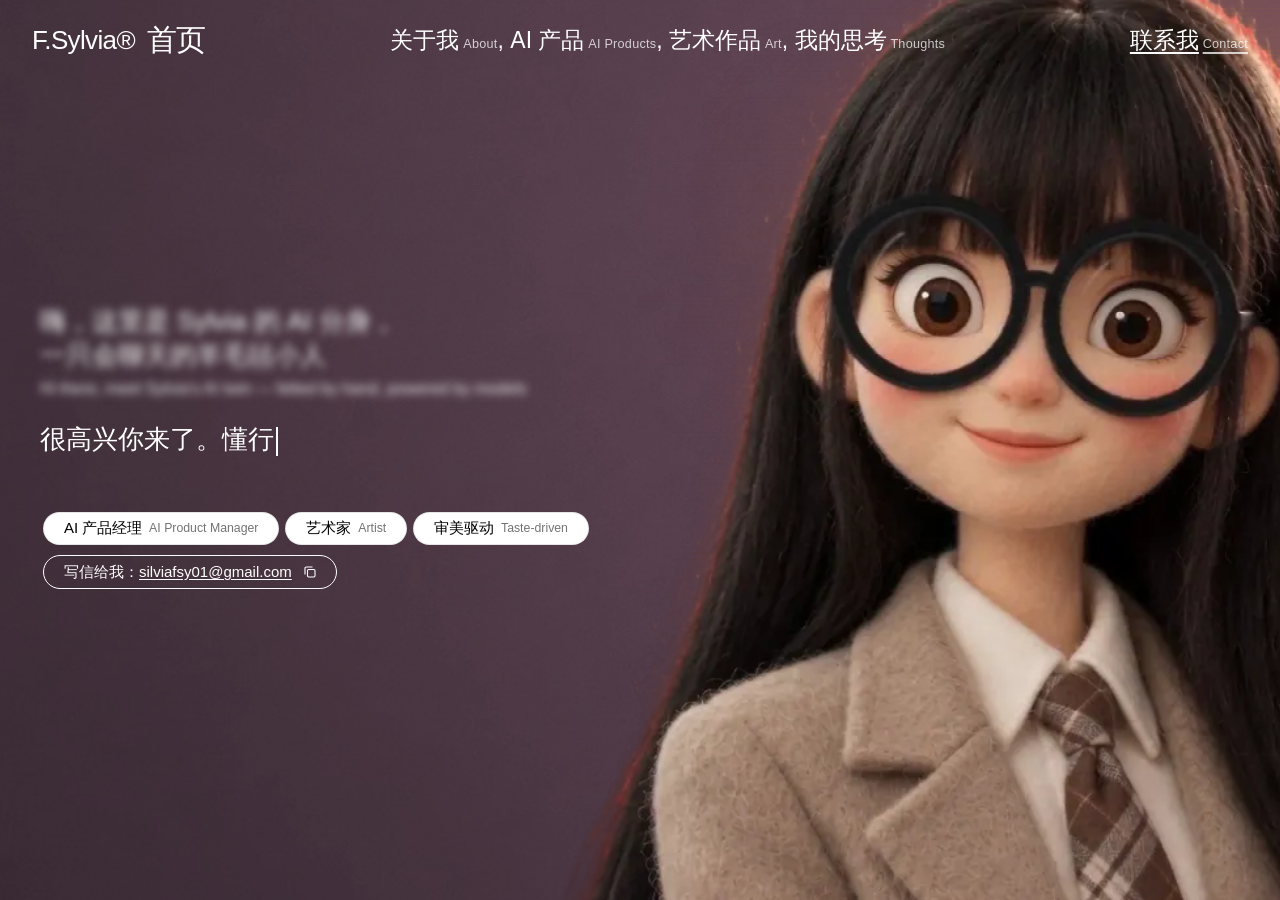
<file: index.html>
<!doctype html>
<html lang="zh-CN">
<head>
<meta charset="utf-8" />
<meta name="viewport" content="width=device-width, initial-scale=1" />
<title>Sylvia — AI 产品经理 · 艺术家</title>
<meta name="description" content="Sylvia：艺术家出身的 AI 产品经理。AI Product Manager with an artist's eye." />
<link rel="stylesheet" href="https://db.onlinewebfonts.com/c/5ac3fe7c6abd2f62067f266d89671492?family=HelveticaNowDisplay-Medium" />
<link rel="stylesheet" href="https://db.onlinewebfonts.com/c/1aa3377e489837a26d019bba501e779d?family=HelveticaNowDisplayW01-Rg" />
<style>
  :root {
    --font-heading: 'HelveticaNowDisplay-Medium', 'Helvetica Neue', Arial, 'PingFang SC', 'Hiragino Sans GB', 'Microsoft YaHei', sans-serif;
    --font-body: 'HelveticaNowDisplayW01-Rg', 'Helvetica Neue', Arial, 'PingFang SC', 'Hiragino Sans GB', 'Microsoft YaHei', sans-serif;
  }
  * { box-sizing: border-box; margin: 0; padding: 0; }
  html, body { height: 100%; }
  body {
    font-family: var(--font-body);
    background: #382a33; /* 与图片背景的灰调藕粉一致，加载时不会闪白 */
    color: #fff;
    overflow: hidden;
    -webkit-font-smoothing: antialiased;
  }
  a { color: inherit; text-decoration: none; }
  button { font: inherit; cursor: pointer; }

  /* ---------- 背景：视频（有就用）/ 图片（占位） ---------- */
  .bg {
    position: fixed; inset: 0; z-index: 0;
    width: 100%; height: 100%;
    object-fit: cover; object-position: 70% center;
  }
  #bgImg {
    transform: scale(1.04);
    transition: transform 0.6s cubic-bezier(.2,.7,.2,1);
    will-change: transform;
  }
  /* 手机端：人物靠右显示，底部加一层渐暗，让文字更清楚 */
  @media (max-width: 767px) {
    .bg { object-position: 80% 20%; }
    .shade {
      position: fixed; inset: 0; z-index: 0; pointer-events: none;
      background: linear-gradient(to top, rgba(56,42,51,.85) 0%, rgba(56,42,51,.55) 35%, rgba(56,42,51,0) 60%);
    }
  }
  #bgCanvas {
    display: none;
    transform-origin: 70% 40%;
    will-change: transform;
  }
  body.has-frames #bgCanvas { display: block; }
  body.has-frames #bgImg { display: none; }

  /* ---------- 导航 ---------- */
  .nav {
    position: fixed; top: 0; left: 0; right: 0; z-index: 10;
    display: flex; justify-content: space-between; align-items: center;
    padding: 16px 20px;
  }
  .logo { display: flex; align-items: center; gap: 12px; }
  .logo-text { font-family: var(--font-heading); font-size: 21px; letter-spacing: -0.025em; }
  .logo-star { font-size: 25px; letter-spacing: -0.02em; user-select: none; }
  .links, .cta { display: none; }
  .links { font-size: 20px; align-items: baseline; }
  .links a, .cta { transition: opacity .2s; }
  .links a:hover, .cta:hover { opacity: .6; }
  .links small, .cta small, .m-links small { font-size: .55em; opacity: .75; margin-left: .3em; letter-spacing: .02em; }
  .cta { font-size: 20px; text-decoration: underline; text-underline-offset: 4px; }

  .burger {
    display: flex; flex-direction: column; gap: 5px;
    background: none; border: 0; padding: 6px; position: relative; z-index: 11;
  }
  .burger span { display: block; width: 24px; height: 2px; background: #fff; transition: all .3s; }
  body.menu-open .burger span:nth-child(1) { transform: translateY(7px) rotate(45deg); }
  body.menu-open .burger span:nth-child(2) { opacity: 0; }
  body.menu-open .burger span:nth-child(3) { transform: translateY(-7px) rotate(-45deg); }

  .overlay {
    position: fixed; inset: 0; z-index: 9;
    background: rgba(0,0,0,.9); backdrop-filter: blur(12px); -webkit-backdrop-filter: blur(12px);
    display: flex; flex-direction: column; justify-content: center; gap: 32px; padding: 0 32px;
    opacity: 0; pointer-events: none; transition: opacity .3s;
  }
  body.menu-open .overlay { opacity: 1; pointer-events: auto; }
  .m-links a { font-size: 32px; font-weight: 500; }
  .m-links .u { text-decoration: underline; text-underline-offset: 5px; }

  @media (min-width: 640px) {
    .nav { padding: 20px 32px; }
    .logo-text { font-size: 26px; }
    .logo-star { font-size: 30px; }
  }
  @media (min-width: 768px) {
    .links { display: flex; }
    .cta { display: inline; }
    .burger, .overlay { display: none; }
  }
  @media (min-width: 1100px) {
    .links, .cta { font-size: 23px; }
  }

  /* ---------- 首屏文字 ---------- */
  .hero {
    position: relative; z-index: 1;
    height: 100vh; height: 100svh;
    display: flex; flex-direction: column; justify-content: flex-end;
    padding: 0 20px 48px; overflow: hidden;
  }
  @media (min-width: 640px) { .hero { padding-left: 32px; padding-right: 32px; } }
  @media (min-width: 768px) { .hero { justify-content: center; padding: 0 40px; } }

  .content { max-width: 36rem; position: relative; z-index: 10; }

  .intro {
    pointer-events: none; user-select: none;
    margin-bottom: 20px;
    font-size: clamp(18px, 4vw, 26px); line-height: 1.3;
    filter: blur(4px);
  }
  .intro .en { display: block; font-size: .62em; margin-top: .3em; opacity: .9; }

  .type { margin-bottom: 20px; min-height: 54px; }
  .type .zh { white-space: pre-line; font-size: clamp(18px, 4vw, 26px); line-height: 1.35; }
  .type .en { display: block; margin-top: .45em; font-size: clamp(13px, 2.2vw, 16px); line-height: 1.45; opacity: .85; min-height: 1.45em; }
  .cursor {
    display: inline-block; width: 2px; height: 1.1em; background: #fff;
    vertical-align: middle; margin-left: 2px;
    animation: blink 1s step-end infinite;
  }
  @keyframes blink { 0%,100% { opacity: 1; } 50% { opacity: 0; } }

  @media (min-width: 640px) { .intro, .type { margin-bottom: 24px; } }

  .pills {
    display: flex; flex-wrap: wrap; row-gap: 4px;
    opacity: 0; transform: translateY(8px);
    transition: opacity .4s ease, transform .4s ease;
  }
  .pills.show { opacity: 1; transform: none; }
  .pill {
    display: inline-flex; align-items: center; justify-content: center; gap: .45em;
    border-radius: 999px; font-size: 13px; line-height: 1.5;
    padding: .3em 16px; margin: 0 .2em .4em; white-space: nowrap;
    transition: background-color .2s, color .2s, border-color .2s;
  }
  .pill small { font-size: .82em; opacity: .55; }
  .pill-solid { background: #fff; color: #000; border: 1px solid rgba(0,0,0,.1); }
  .pill-solid:hover { background: #000; color: #fff; }
  .pill.tag:hover { background: #fff; color: #000; }   /* 个人标签只是展示，不会变色 */
  .pill-line { background: transparent; color: #fff; border: 1px solid #fff; gap: 8px; }
  .pill-line:hover { background: #fff; color: #000; }
  .pill-line u { text-underline-offset: 2px; }
  .pill-line svg { width: 12px; height: 12px; flex: none; }
  @media (min-width: 640px) {
    .pill { font-size: 15px; padding-left: 20px; padding-right: 20px; }
    .pill-line { gap: 12px; }
  }


  /* ---------- 毛毡小蛋糕鼠标（只在有鼠标的设备上） ---------- */
  .cake-cursor {
    position: fixed; left: 0; top: 0; z-index: 1000;
    width: 112px; height: 112px;
    background: url(cake.png) no-repeat center / contain;
    pointer-events: none; display: none;
    transform-origin: 11px 11px;
    will-change: transform;
  }
  /* 小蛋糕的荧光拖尾（画在一张透明画布上，位于蛋糕下面） */
  .cake-trail {
    position: fixed; inset: 0; z-index: 999;
    width: 100%; height: 100%;
    pointer-events: none; display: none;
  }
  @media (hover: hover) and (pointer: fine) {
    html, body, a, button { cursor: none; }
    .cake-cursor.on { display: block; }
    .cake-trail { display: block; }
  }

  @media (prefers-reduced-motion: reduce) {
    #bgImg { transition: none; }
    .cursor { animation: none; }
    .cake-trail { display: none !important; }
  }
</style>
</head>
<body>

  <!-- 背景：灰调藕粉静态图，帧动画加载后自动切换 -->
  <img id="bgImg" class="bg" src="hero-lotus.jpg" alt="Sylvia 的羊毛毡玩偶形象" />
  <canvas id="bgCanvas" class="bg" aria-hidden="true"></canvas>
  <div class="shade"></div>
  <div class="cake-cursor" id="cake" aria-hidden="true"></div>
  <canvas class="cake-trail" id="trail" aria-hidden="true"></canvas>

  <!-- 导航 -->
  <nav class="nav">
    <a class="logo" href="/">
      <span class="logo-text">F.Sylvia®</span>
      <span class="logo-star">首页</span>
    </a>
    <div class="links">
      <a href="about.html">关于我<small>About</small></a><span>,&nbsp;</span>
      <a href="products.html">AI 产品<small>AI Products</small></a><span>,&nbsp;</span>
      <a href="art.html">艺术作品<small>Art</small></a><span>,&nbsp;</span>
      <a href="content.html">我的思考<small>Thoughts</small></a>
    </div>
    <a class="cta" href="about.html#contact">联系我<small>Contact</small></a>
    <button class="burger" id="burger" aria-label="打开菜单 Menu"><span></span><span></span><span></span></button>
  </nav>

  <!-- 手机端菜单 -->
  <div class="overlay m-links" id="overlay">
    <a href="about.html">关于我<small>About</small></a>
    <a href="products.html">AI 产品<small>AI Products</small></a>
    <a href="art.html">艺术作品<small>Art</small></a>
    <a href="content.html">我的思考<small>Thoughts</small></a>
    <a href="about.html#contact" class="u">联系我<small>Contact</small></a>
  </div>

  <!-- 首屏 -->
  <main class="hero">
    <div class="content">
      <p class="intro">
        嗨，这里是 Sylvia 的 AI 分身，<br>
        一只会聊天的羊毛毡小人
        <span class="en">Hi there, meet Sylvia's AI twin — felted by hand, powered by models</span>
      </p>

      <p class="type">
        <span class="zh"><span id="typeZh"></span><span class="cursor" id="cursorZh"></span></span>
        <span class="en"><span id="typeEn"></span><span class="cursor" id="cursorEn" style="display:none"></span></span>
      </p>

      <div class="pills" id="pills">
        <span class="pill pill-solid tag">AI 产品经理 <small>AI Product Manager</small></span>
        <span class="pill pill-solid tag">艺术家 <small>Artist</small></span>
        <span class="pill pill-solid tag">审美驱动 <small>Taste-driven</small></span>
        <button class="pill pill-line" id="copyBtn" type="button">
          <span id="copyLabel">写信给我：<u>silviafsy01@gmail.com</u></span>
          <svg viewBox="0 0 12 12" fill="none" stroke="currentColor" stroke-width="1.1" aria-hidden="true">
            <rect x="3.5" y="3.5" width="7.5" height="7.5" rx="1.2"/>
            <path d="M8.5 1H2.2C1.5 1 1 1.5 1 2.2v6.3"/>
          </svg>
        </button>
      </div>
    </div>
  </main>

<script>
(function () {
  /* ---------- 1. 文案（想改字，只改这里） ---------- */
  var TEXT_ZH = '很高兴你来了。懂行的人总会找到这里。\n那么，我们一起做点什么？';
  var TEXT_EN = "Glad you stopped in. Good taste tends to find its way here. So, what are we building?";
  var EMAIL   = 'silviafsy01@gmail.com';

  /* ---------- 2. 打字机：先中文，再英文 ---------- */
  function typewriter(el, text, speed, delay, onDone) {
    var i = 0;
    setTimeout(function () {
      var t = setInterval(function () {
        i++;
        el.textContent = text.slice(0, i);
        if (i >= text.length) { clearInterval(t); onDone && onDone(); }
      }, speed);
    }, delay);
  }
  var cZh = document.getElementById('cursorZh');
  var cEn = document.getElementById('cursorEn');
  typewriter(document.getElementById('typeZh'), TEXT_ZH, 70, 600, function () {
    cZh.style.display = 'none';
    cEn.style.display = 'inline-block';
    typewriter(document.getElementById('typeEn'), TEXT_EN, 28, 200, function () {
      cEn.style.display = 'none';
    });
  });

  /* ---------- 3. 按钮 400ms 后出现（不等打字结束） ---------- */
  setTimeout(function () { document.getElementById('pills').classList.add('show'); }, 400);

  /* ---------- 4. 复制邮箱 ---------- */
  var copyBtn = document.getElementById('copyBtn');
  var copyLabel = document.getElementById('copyLabel');
  var original = copyLabel.innerHTML;
  copyBtn.addEventListener('click', function () {
    var done = function () {
      copyLabel.textContent = '已复制 Copied ✓';
      setTimeout(function () { copyLabel.innerHTML = original; }, 1600);
    };
    if (navigator.clipboard && navigator.clipboard.writeText) {
      navigator.clipboard.writeText(EMAIL).then(done, function () { location.href = 'mailto:' + EMAIL; });
    } else {
      location.href = 'mailto:' + EMAIL;
    }
  });

  /* ---------- 5. 手机菜单 ---------- */
  document.getElementById('burger').addEventListener('click', function () {
    document.body.classList.toggle('menu-open');
  });
  document.querySelectorAll('#overlay a').forEach(function (a) {
    a.addEventListener('click', function () { document.body.classList.remove('menu-open'); });
  });

  /* ---------- 6. 背景：会跟着鼠标看的玩偶 ----------
     用到的素材：
       frames/   60 张抠好背景的玩偶图（眼珠从左边慢慢移到右边）
       bg-lotus.jpg    干净的灰调藕粉背景
     效果：
       · 鼠标在哪，她的眼珠就看向哪：在她左边看左、在她脸前正视你、在她右边看右
       · 鼠标上下 → 头部微微抬起 / 低下
       · 人物和背景反向错开，产生立体感
       · 鼠标不动时也在轻轻呼吸 */
  var FRAME_COUNT = 60;          // frames 文件夹里图片的数量
  var FW = 1112, FH = 760;       // 每张图片的尺寸
  var NECK_Y = 395;              // 脖子在图片里的高度（这条线以上算"头"）
  var NECK_FEATHER = 70;         // 头和身体之间的过渡带
  var NOD = 5;                   // 点头幅度（像素）：调小了，让眼睛当主角
  var BG_SHIFT = 26, FIG_SHIFT = 12;  // 背景 / 人物的错位幅度

  var canvas = document.getElementById('bgCanvas');
  var ctx = canvas.getContext('2d');
  var img = document.getElementById('bgImg');
  var frames = new Array(FRAME_COUNT);
  var bgPlate = new Image();
  var ready = false, bgReady = false, midReady = false;

  // 状态：gaze = 现在显示第几张；mx/my = 鼠标位置（-0.5 ~ 0.5）
  var mid = 26;   // 先加载正视你的那张
  var CENTER = 26;              // 正视你的那一张（第 27 张）
  var gazeTarget = CENTER, gaze = CENTER, gazeV = 0;
  var FACE_X = 878;            // 她的脸在图片里的横向位置
  var faceScreenX = window.innerWidth * 0.7;
  var mxT = 0, myT = 0, mx = 0, my = 0, mxV = 0, myV = 0;

  function checkReady() {
    if (!ready && bgReady && midReady) {
      ready = true;
      document.body.classList.add('has-frames');
      resize();
    }
  }
  bgPlate.onload = function () { bgReady = true; checkReady(); };
  bgPlate.src = 'bg-lotus.jpg';

  function pad(n) { return ('00' + n).slice(-3); }
  function load(i) {
    var im = new Image();
    im.decoding = 'async';
    im.onload = function () {
      frames[i] = im;
      if (i === mid) { midReady = true; checkReady(); }
    };
    im.src = 'frames/f' + pad(i + 1) + '.webp';
  }
  load(mid);   // 先加载中间那张，再往两边加载
  for (var k = 1; k <= mid + 1; k++) {
    if (mid - k >= 0) load(mid - k);
    if (mid + k < FRAME_COUNT) load(mid + k);
  }
  function nearestLoaded(i) {
    for (var d = 0; d < FRAME_COUNT; d++) {
      if (frames[i - d]) return frames[i - d];
      if (frames[i + d]) return frames[i + d];
    }
    return null;
  }

  var dpr = 1;
  function resize() {
    dpr = Math.min(window.devicePixelRatio || 1, 2);
    canvas.width = Math.round(window.innerWidth * dpr);
    canvas.height = Math.round(window.innerHeight * dpr);
  }
  window.addEventListener('resize', resize);

  // 画人物：脖子以上整体上下挪动，过渡带里平滑拉伸，所以不会有断层
  function drawFigure(f, x, y, s, nod) {
    var STEP = 4;
    var top = NECK_Y + NECK_FEATHER;
    function disp(sy) {
      if (sy <= NECK_Y) return nod;
      if (sy >= top) return 0;
      var t = (sy - NECK_Y) / NECK_FEATHER;
      return nod * (1 - t * t * (3 - 2 * t));   // 平滑过渡
    }
    for (var sy = 0; sy < top; sy += STEP) {
      var sy2 = Math.min(sy + STEP, top);
      var dy1 = sy + disp(sy), dy2 = sy2 + disp(sy2);
      ctx.drawImage(f, 0, sy, FW, sy2 - sy, x, y + dy1 * s, FW * s, (dy2 - dy1) * s + 0.6);
    }
    ctx.drawImage(f, 0, top, FW, FH - top, x, y + top * s, FW * s, (FH - top) * s);
  }

  function render(time) {
    var f = nearestLoaded(Math.round(gaze));
    if (!f) return;
    var cw = canvas.width, ch = canvas.height;
    var s = Math.max(cw / FW, ch / FH) * 1.1;
    var mobile = window.innerWidth < 768;
    var px = mobile ? 0.8 : 0.7, py = mobile ? 0.2 : 0.5;
    var ox = (cw - FW * s) * px, oy = (ch - FH * s) * py;

    // 背景（往鼠标反方向挪）
    var bw = bgPlate.naturalWidth * s, bh = bgPlate.naturalHeight * s;
    var bx = ox + (FW * s - bw) / 2 - mx * BG_SHIFT * dpr;
    var by = oy + (FH * s - bh) / 2 - my * BG_SHIFT * 0.6 * dpr;
    ctx.fillStyle = '#382a33';
    ctx.fillRect(0, 0, cw, ch);
    ctx.drawImage(bgPlate, bx, by, bw, bh);

    // 呼吸：很轻的起伏
    var breath = Math.sin(time / 1000 * 1.25);
    var bs = 1 + breath * 0.0045;
    var fs = s * bs;
    var fx = ox + (FW * s - FW * fs) * 0.5 + mx * FIG_SHIFT * dpr;
    var fy = oy + (FH * s - FH * fs) + my * FIG_SHIFT * 0.6 * dpr;   // 以脚下为支点

    faceScreenX = (fx + FACE_X * fs) / dpr;
    drawFigure(f, fx, fy, fs, my * NOD * 2);
  }

  function loop(time) {
    // 转头：弹簧跟随（追上后会有一点点回弹）
    gazeV += (gazeTarget - gaze) * 0.07;
    gazeV *= 0.78;
    gaze = Math.max(0, Math.min(FRAME_COUNT - 1, gaze + gazeV));
    // 位置：同样的弹簧，更柔一些
    mxV += (mxT - mx) * 0.05; mxV *= 0.82; mx += mxV;
    myV += (myT - my) * 0.05; myV *= 0.82; my += myV;
    if (ready) render(time || 0);
    requestAnimationFrame(loop);
  }
  requestAnimationFrame(loop);

  function aim(x, y) {
    var nx = Math.max(0, Math.min(1, x / window.innerWidth));
    // 以她的脸为中心：鼠标在脸的左边 → 往左看，右边 → 往右看，越远看得越偏
    var W = window.innerWidth;
    if (x < faceScreenX) {
      var l = Math.max(0, Math.min(1, (faceScreenX - x) / Math.max(1, faceScreenX - 30)));
      gazeTarget = CENTER * (1 - l);
    } else {
      var r = Math.max(0, Math.min(1, (x - faceScreenX) / Math.max(1, (W - 20) - faceScreenX)));
      gazeTarget = CENTER + (FRAME_COUNT - 1 - CENTER) * r;
    }
    mxT = nx - 0.5;
    if (y !== null) myT = Math.max(0, Math.min(1, y / window.innerHeight)) - 0.5;
  }

  window.addEventListener('mousemove', function (e) {
    aim(e.clientX, e.clientY);
    if (!ready) {   // 素材还没加载好时，先用静态图轻微跟随
      var x = (e.clientX / window.innerWidth - 0.5);
      var y = (e.clientY / window.innerHeight - 0.5);
      img.style.transform = 'scale(1.06) translate(' + (-x * 18) + 'px,' + (-y * 10) + 'px)';
    }
  });
  // 手机：手指在屏幕上滑动，玩偶跟着看过去
  window.addEventListener('touchmove', function (e) { aim(e.touches[0].clientX, e.touches[0].clientY); }, { passive: true });
  window.addEventListener('touchstart', function (e) { aim(e.touches[0].clientX, e.touches[0].clientY); }, { passive: true });

  /* ---------- 7. 毛毡小蛋糕鼠标 ----------
     蛋糕的尖角就是鼠标的"箭头尖"。移动时会跟着速度轻轻摇摆，
     指到按钮上会放大一点，点击时会被"捏"一下。 */
  var cake = document.getElementById('cake');
  var HOT = 11;                      // 尖角离图片左上角的距离（像素）
  var cx = -100, cy = -100, lastX = null, swing = 0, swingV = 0;
  var hover = false, press = false, sc = 1;
  window.addEventListener('mousemove', function (e) {
    cake.classList.add('on');
    addTrail(e.clientX, e.clientY);
    if (lastX !== null) swingV += (e.clientX - lastX) * 0.6;
    lastX = e.clientX; cx = e.clientX; cy = e.clientY;
    var t = e.target;
    hover = !!(t && t.closest && t.closest('a, button'));
  });
  document.addEventListener('mouseleave', function () { cake.classList.remove('on'); lastX = null; trailLast = null; });
  window.addEventListener('mousedown', function (e) { press = true; burst(e.clientX, e.clientY); });
  window.addEventListener('mouseup', function () { press = false; });

  /* ---------- 8. 小蛋糕的荧光拖尾 ----------
     鼠标移动时，从蛋糕身后撒出一串发光的小光团，像彗星尾巴一样慢慢变淡、变小。
     颜色从奶油粉渐变到蜂蜜金，和蛋糕本身的颜色呼应。点击时会"噗"地撒出一小圈星星。 */
  var trail = document.getElementById('trail');
  var tctx = trail.getContext('2d');
  var parts = [], trailLast = null, tdpr = 1;
  var TRAIL_OFFSET_X = 40, TRAIL_OFFSET_Y = 38;   // 拖尾从蛋糕中间冒出来，而不是从尖角
  var TRAIL_LIFE = 34;                             // 每颗光团活多少帧（越大拖尾越长）
  function sizeTrail() {
    tdpr = Math.min(window.devicePixelRatio || 1, 2);
    trail.width = Math.round(window.innerWidth * tdpr);
    trail.height = Math.round(window.innerHeight * tdpr);
  }
  sizeTrail(); window.addEventListener('resize', sizeTrail);
  function addTrail(x, y) {
    var px = x + TRAIL_OFFSET_X, py = y + TRAIL_OFFSET_Y;
    if (trailLast) {
      var dx = px - trailLast.x, dy = py - trailLast.y, dist = Math.sqrt(dx * dx + dy * dy);
      var steps = Math.min(12, Math.floor(dist / 6));          // 移动得快也不会断开
      for (var k = 1; k <= steps; k++) {
        var t = k / (steps + 1);
        parts.push({ x: trailLast.x + dx * t, y: trailLast.y + dy * t, r: 9 + Math.random() * 4, life: TRAIL_LIFE, max: TRAIL_LIFE, hue: (performance.now() / 18) % 360, vx: 0, vy: 0, star: false });
      }
    }
    parts.push({ x: px, y: py, r: 10 + Math.random() * 4, life: TRAIL_LIFE, max: TRAIL_LIFE, hue: (performance.now() / 18) % 360, vx: 0, vy: 0, star: false });
    if (Math.random() < 0.35) {   // 偶尔飘出一颗小星星
      parts.push({ x: px + (Math.random() - .5) * 18, y: py + (Math.random() - .5) * 18, r: 2 + Math.random() * 2, life: 50, max: 50, vx: (Math.random() - .5) * .6, vy: .3 + Math.random() * .5, star: true });
    }
    trailLast = { x: px, y: py };
    if (parts.length > 500) parts.splice(0, parts.length - 500);
  }
  function burst(x, y) {
    for (var k = 0; k < 14; k++) {
      var a = Math.PI * 2 * k / 14, sp = 1.6 + Math.random() * 1.6;
      parts.push({ x: x + TRAIL_OFFSET_X * .5, y: y + TRAIL_OFFSET_Y * .5, r: 2.5 + Math.random() * 2, life: 40, max: 40, vx: Math.cos(a) * sp, vy: Math.sin(a) * sp, star: true });
    }
  }
  // 粉 → 金 两种颜色之间过渡
  function trailColor(t, alpha) {
    var r = 255, g = Math.round(150 + 70 * t), b = Math.round(200 - 110 * t);
    return 'rgba(' + r + ',' + g + ',' + b + ',' + alpha + ')';
  }
  (function trailLoop() {
    tctx.setTransform(tdpr, 0, 0, tdpr, 0, 0);
    tctx.clearRect(0, 0, trail.width, trail.height);
    tctx.globalCompositeOperation = 'lighter';
    for (var i = parts.length - 1; i >= 0; i--) {
      var q = parts[i];
      q.life--; if (q.life <= 0) { parts.splice(i, 1); continue; }
      q.x += q.vx; q.y += q.vy; q.vx *= .96; q.vy *= .96;
      var f = q.life / q.max;                 // 1 → 0
      if (q.star) {
        var rs = q.r * (0.6 + 0.4 * f);
        tctx.fillStyle = 'rgba(255,248,220,' + (0.9 * f) + ')';
        tctx.shadowColor = 'rgba(255,230,150,' + f + ')'; tctx.shadowBlur = 8;
        tctx.beginPath();                      // 小小的四角星
        tctx.moveTo(q.x, q.y - rs * 2); tctx.quadraticCurveTo(q.x, q.y, q.x + rs * 2, q.y);
        tctx.quadraticCurveTo(q.x, q.y, q.x, q.y + rs * 2); tctx.quadraticCurveTo(q.x, q.y, q.x - rs * 2, q.y);
        tctx.quadraticCurveTo(q.x, q.y, q.x, q.y - rs * 2); tctx.fill();
      } else {
        var r = q.r * (0.35 + 0.65 * f);
        var g = tctx.createRadialGradient(q.x, q.y, 0, q.x, q.y, r * 2.2);
        g.addColorStop(0, trailColor(1 - f, 0.75 * f));
        g.addColorStop(0.35, trailColor(1 - f, 0.36 * f));
        g.addColorStop(1, trailColor(1 - f, 0));
        tctx.shadowBlur = 0;
        tctx.fillStyle = g;
        tctx.beginPath(); tctx.arc(q.x, q.y, r * 2.2, 0, Math.PI * 2); tctx.fill();
      }
    }
    tctx.shadowBlur = 0;
    requestAnimationFrame(trailLoop);
  })();

  (function cakeLoop() {
    swingV += -swing * 0.12; swingV *= 0.78; swing += swingV;
    swing = Math.max(-25, Math.min(25, swing));
    var target = press ? 0.86 : (hover ? 1.22 : 1);
    sc += (target - sc) * 0.25;
    var rot = swing + (hover ? -10 : 0);
    cake.style.transform = 'translate(' + (cx - HOT) + 'px,' + (cy - HOT) + 'px) rotate(' + rot.toFixed(2) + 'deg) scale(' + sc.toFixed(3) + ')';
    requestAnimationFrame(cakeLoop);
  })();
})();
</script>
</body>
</html>
</file>
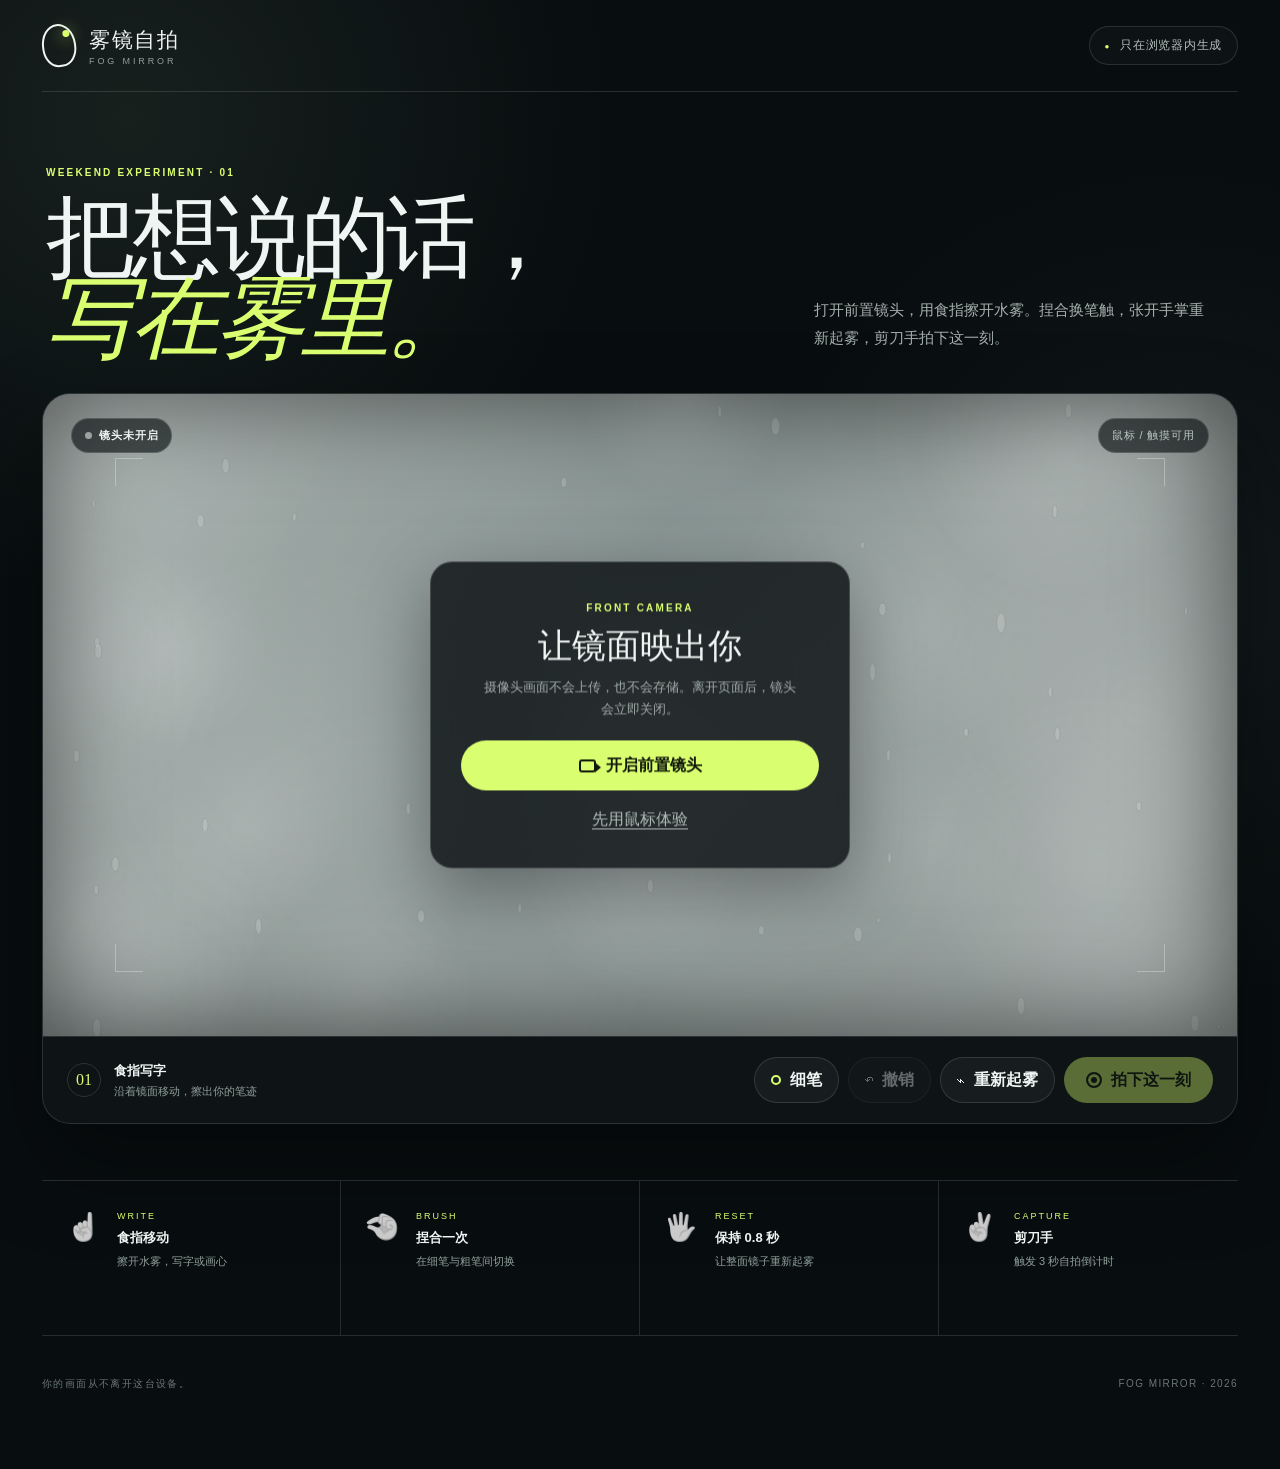
<file: play/fog-mirror/index.html>
<!doctype html>
<html lang="zh-CN">
<head>
  <meta charset="utf-8">
  <meta name="viewport" content="width=device-width, initial-scale=1, viewport-fit=cover">
  <meta name="theme-color" content="#0b1114">
  <meta name="description" content="在浏览器中用食指擦开水雾、写字并拍下一张镜面自拍。图片仅在本机生成。">
  <title>雾镜自拍 · Fog Mirror</title>
  <link rel="stylesheet" href="style.css?v=20261017">
</head>
<body>
  <main class="app-shell">
    <header class="topbar">
      <a class="brand" href="#mirror" aria-label="雾镜自拍首页">
        <span class="brand-mark" aria-hidden="true"></span>
        <span>
          <strong>雾镜自拍</strong>
          <small>FOG MIRROR</small>
        </span>
      </a>
      <div class="privacy-pill"><span aria-hidden="true">●</span> 只在浏览器内生成</div>
    </header>

    <section class="intro" aria-labelledby="page-title">
      <p class="eyebrow">WEEKEND EXPERIMENT · 01</p>
      <h1 id="page-title">把想说的话，<br><em>写在雾里。</em></h1>
      <p class="lede">打开前置镜头，用食指擦开水雾。捏合换笔触，张开手掌重新起雾，剪刀手拍下这一刻。</p>
    </section>

    <section class="mirror-card" id="mirror" aria-label="水雾镜面互动区">
      <div class="mirror-stage" id="mirror-stage">
        <video id="camera" autoplay muted playsinline aria-label="前置摄像头画面"></video>
        <div class="camera-placeholder" id="camera-placeholder">
          <span class="placeholder-orb" aria-hidden="true"></span>
          <p>镜面正在等待你</p>
          <small>即使不打开摄像头，也可以用鼠标或触摸体验水雾。</small>
        </div>
        <canvas id="fog-canvas" aria-label="可擦除的水雾画布"></canvas>
        <canvas id="hand-canvas" aria-hidden="true"></canvas>

        <div class="focus-frame" aria-hidden="true"><i></i><i></i><i></i><i></i></div>

        <div class="stage-topline">
          <div class="live-status" id="camera-status"><span></span><b>镜头未开启</b></div>
          <div class="gesture-status" id="gesture-status">鼠标 / 触摸可用</div>
        </div>

        <div class="brush-indicator" id="brush-indicator" aria-live="polite">
          <span class="brush-dot"></span><b>细笔</b>
        </div>

        <div class="palm-progress" id="palm-progress" aria-hidden="true">
          <span></span><b>保持张开手掌</b>
        </div>

        <div class="countdown" id="countdown" aria-live="assertive"></div>
        <div class="flash" id="flash" aria-hidden="true"></div>

        <div class="permission-panel" id="permission-panel">
          <p class="panel-kicker">FRONT CAMERA</p>
          <h2>让镜面映出你</h2>
          <p>摄像头画面不会上传，也不会存储。离开页面后，镜头会立即关闭。</p>
          <button class="primary-button" id="start-camera" type="button">
            <span class="camera-icon" aria-hidden="true"></span>
            <span>开启前置镜头</span>
          </button>
          <button class="text-button" id="skip-camera" type="button">先用鼠标体验</button>
        </div>

        <div class="error-panel" id="error-panel" hidden>
          <p class="panel-kicker">CAMERA UNAVAILABLE</p>
          <h2>镜头没有打开</h2>
          <p id="error-message">请检查浏览器的摄像头权限，然后重试。</p>
          <button class="primary-button" id="retry-camera" type="button">重新尝试</button>
          <button class="text-button" id="continue-manual" type="button">继续用鼠标 / 触摸</button>
        </div>
      </div>

      <div class="control-deck">
        <div class="control-copy">
          <span class="step-number">01</span>
          <div><b>食指写字</b><small>沿着镜面移动，擦出你的笔迹</small></div>
        </div>
        <div class="action-row">
          <button class="utility-button" id="toggle-brush" type="button" aria-label="切换笔触">
            <span class="brush-preview"></span><b>细笔</b>
          </button>
          <button class="utility-button" id="undo" type="button" disabled aria-label="撤销最后一笔">↶ <b>撤销</b></button>
          <button class="utility-button" id="refog" type="button" aria-label="重新起雾">⌁ <b>重新起雾</b></button>
          <button class="capture-button" id="capture" type="button" disabled>
            <span class="shutter-icon" aria-hidden="true"></span><b>拍下这一刻</b>
          </button>
        </div>
      </div>
    </section>

    <section class="gesture-guide" aria-label="手势说明">
      <article><span class="gesture-glyph">☝</span><div><small>WRITE</small><b>食指移动</b><p>擦开水雾，写字或画心</p></div></article>
      <article><span class="gesture-glyph">🤏</span><div><small>BRUSH</small><b>捏合一次</b><p>在细笔与粗笔间切换</p></div></article>
      <article><span class="gesture-glyph">🖐</span><div><small>RESET</small><b>保持 0.8 秒</b><p>让整面镜子重新起雾</p></div></article>
      <article><span class="gesture-glyph">✌</span><div><small>CAPTURE</small><b>剪刀手</b><p>触发 3 秒自拍倒计时</p></div></article>
    </section>

    <footer>
      <p>你的画面从不离开这台设备。</p>
      <p>FOG MIRROR · <span id="year"></span></p>
    </footer>
  </main>

  <div class="toast" id="toast" role="status" aria-live="polite"></div>

  <script src="app.js?v=20261017-6"></script>
</body>
</html>
</file>
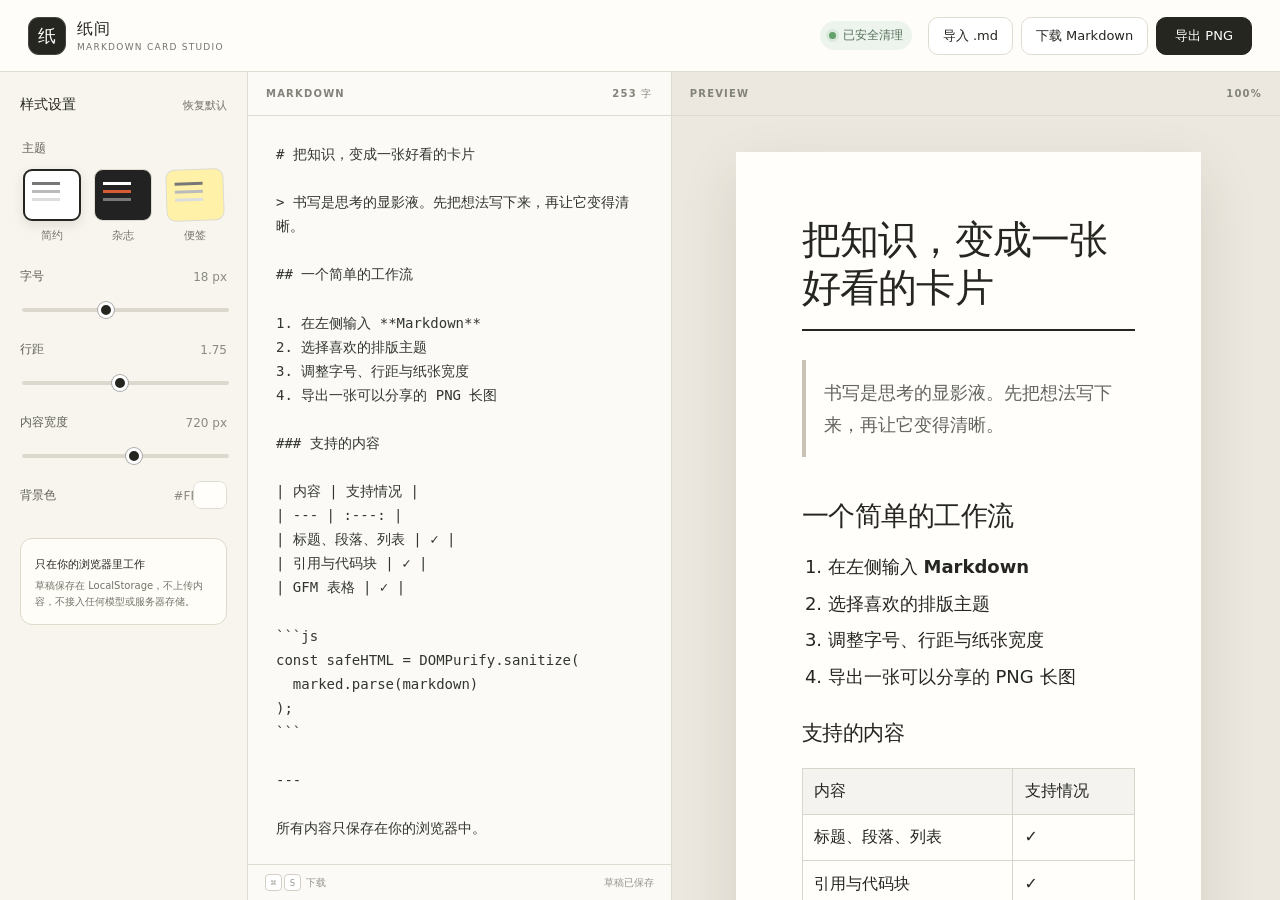
<file: play/markdown-card/index.html>
<!doctype html>
<html lang="zh-CN">
<head>
  <meta charset="utf-8">
  <meta name="viewport" content="width=device-width,initial-scale=1,viewport-fit=cover">
  <meta name="theme-color" content="#f3efe6">
  <meta http-equiv="Content-Security-Policy" content="default-src 'self'; script-src 'self'; style-src 'self' 'unsafe-inline'; img-src 'self' data: blob:; font-src 'self' data:; connect-src 'none'; object-src 'none'; base-uri 'none'; form-action 'none'; frame-src 'none'">
  <meta name="description" content="安全、轻量的 Markdown 知识卡片与 PNG 长图生成器">
  <title>纸间 · Markdown 知识卡片</title>
  <link rel="stylesheet" href="./styles.css?v=3da2c940">
</head>
<body>
  <header class="topbar">
    <a class="brand" href="../../products.html" aria-label="返回 AI 产品">
      <span class="brand-mark" aria-hidden="true">纸</span>
      <span><strong>纸间</strong><small>Markdown Card Studio</small></span>
    </a>
    <div class="top-actions">
      <span class="safe-badge"><i></i>已安全清理</span>
      <button class="button ghost" id="importButton" type="button">导入 .md</button>
      <button class="button ghost" id="downloadButton" type="button">下载 Markdown</button>
      <button class="button primary" id="exportButton" type="button"><span>导出 PNG</span></button>
      <input id="fileInput" type="file" accept=".md,.markdown,text/markdown,text/plain" hidden>
    </div>
  </header>

  <main class="app-shell">
    <aside class="toolbar" aria-label="样式设置">
      <div class="toolbar-heading">
        <span>样式设置</span>
        <button id="resetButton" class="text-button" type="button">恢复默认</button>
      </div>

      <fieldset class="control-group theme-group">
        <legend>主题</legend>
        <label class="theme-option selected">
          <input type="radio" name="theme" value="minimal" checked>
          <span class="theme-swatch swatch-minimal"><i></i></span><span>简约</span>
        </label>
        <label class="theme-option">
          <input type="radio" name="theme" value="magazine">
          <span class="theme-swatch swatch-magazine"><i></i></span><span>杂志</span>
        </label>
        <label class="theme-option">
          <input type="radio" name="theme" value="sticky">
          <span class="theme-swatch swatch-sticky"><i></i></span><span>便签</span>
        </label>
      </fieldset>

      <div class="control-group">
        <label for="fontSize">字号 <output id="fontSizeValue">18 px</output></label>
        <input id="fontSize" type="range" min="14" max="24" step="1" value="18">
      </div>
      <div class="control-group">
        <label for="lineHeight">行距 <output id="lineHeightValue">1.75</output></label>
        <input id="lineHeight" type="range" min="1.35" max="2.2" step="0.05" value="1.75">
      </div>
      <div class="control-group">
        <label for="contentWidth">内容宽度 <output id="contentWidthValue">720 px</output></label>
        <input id="contentWidth" type="range" min="480" max="920" step="20" value="720">
      </div>
      <div class="control-group color-control">
        <label for="backgroundColor">背景色 <output id="backgroundValue">#FFFEFB</output></label>
        <span class="color-picker"><input id="backgroundColor" type="color" value="#fffefb"></span>
      </div>

      <div class="privacy-note">
        <strong>只在你的浏览器里工作</strong>
        <p>草稿保存在 LocalStorage，不上传内容，不接入任何模型或服务器存储。</p>
      </div>
    </aside>

    <section class="workspace">
      <div class="mobile-tabs" role="tablist" aria-label="编辑视图">
        <button id="editTab" class="active" role="tab" aria-selected="true" type="button">编辑</button>
        <button id="previewTab" role="tab" aria-selected="false" type="button">预览</button>
      </div>

      <section class="editor-panel panel active-mobile" id="editorPanel" aria-label="Markdown 编辑器">
        <div class="panel-head">
          <span>MARKDOWN</span>
          <span id="wordCount">0 字</span>
        </div>
        <textarea id="markdownInput" spellcheck="false" aria-label="Markdown 内容"></textarea>
        <div class="editor-foot">
          <span><kbd>⌘</kbd><kbd>S</kbd> 下载</span>
          <span id="saveStatus">草稿已保存</span>
        </div>
      </section>

      <section class="preview-panel panel" id="previewPanel" aria-label="安全 HTML 预览">
        <div class="panel-head">
          <span>PREVIEW</span>
          <span class="zoom-label">100%</span>
        </div>
        <div class="preview-stage">
          <article id="exportTarget" class="card theme-minimal">
            <div id="renderedMarkdown" class="markdown-body"></div>
            <footer class="card-signature">纸间 · 安全 Markdown</footer>
          </article>
        </div>
      </section>
    </section>
  </main>

  <div id="toast" class="toast" role="status" aria-live="polite"></div>
  <script src="./vendor/marked.umd.js"></script>
  <script src="./vendor/purify.min.js"></script>
  <script src="./vendor/html2canvas.min.js"></script>
  <script src="./app.js"></script>
</body>
</html>
</file>
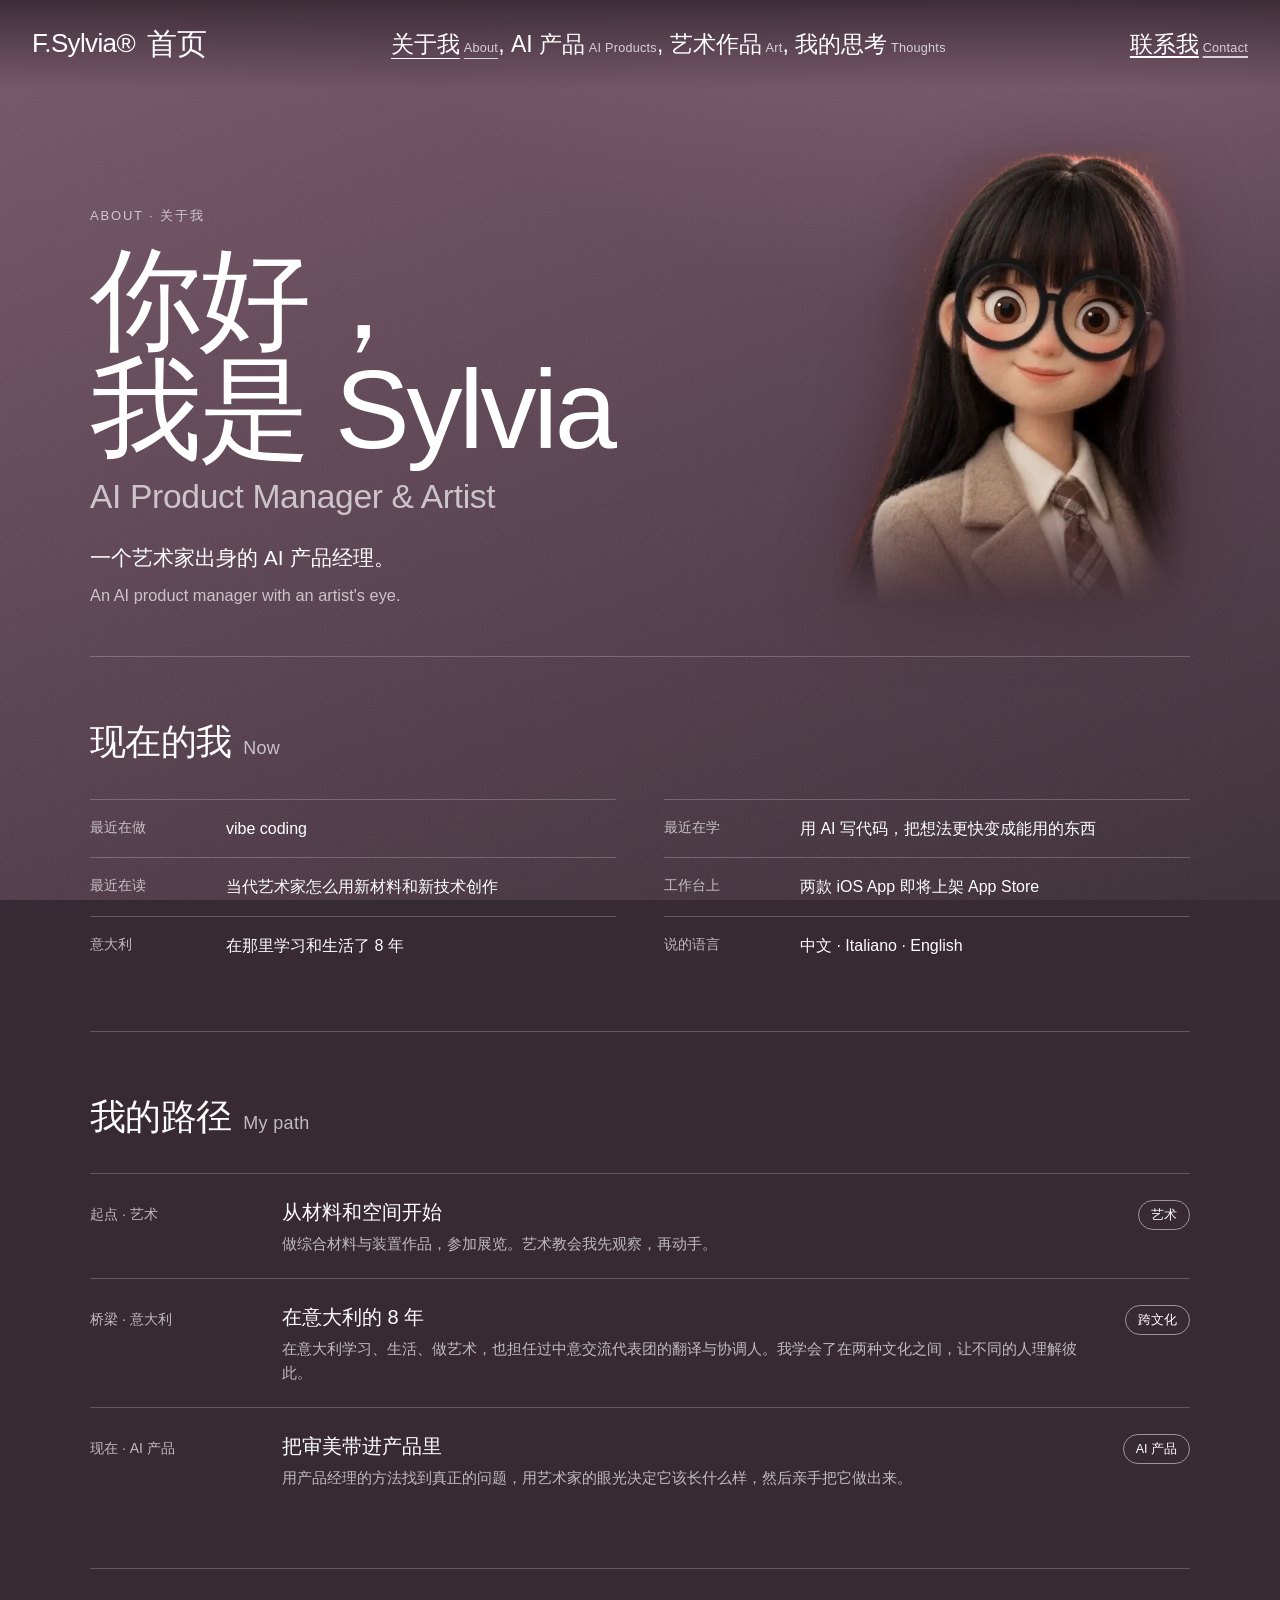
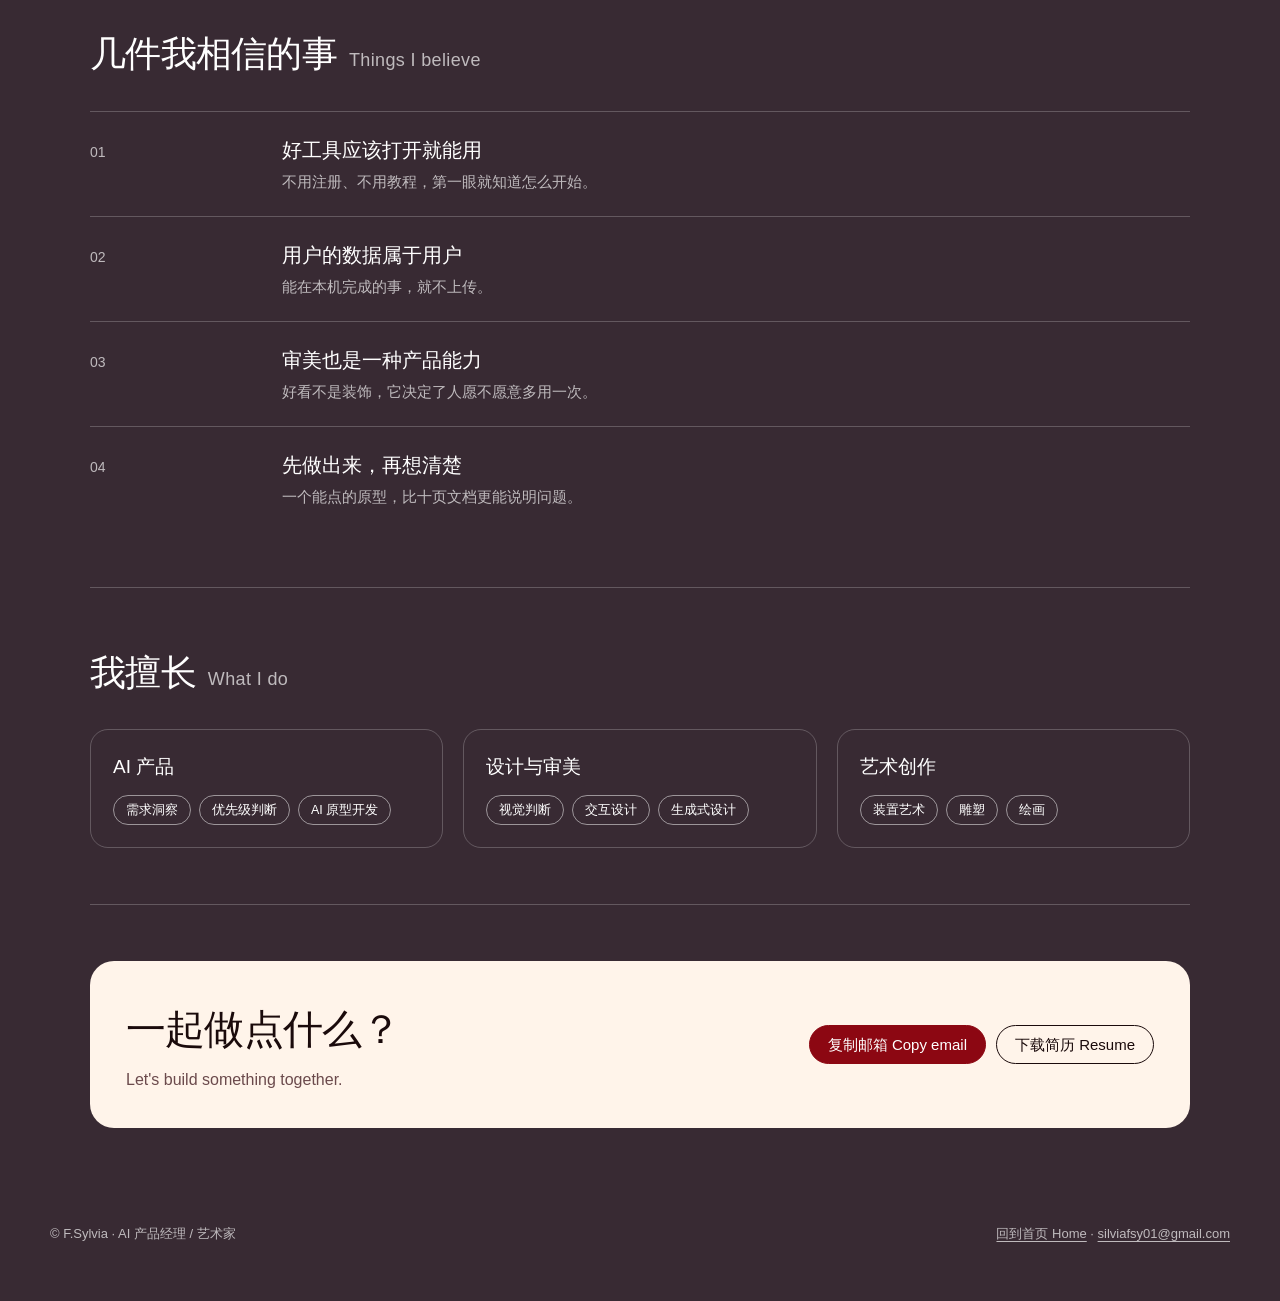
<file: about.html>
<!doctype html>
<html lang="zh-CN">
<head>
<meta charset="utf-8" />
<meta name="viewport" content="width=device-width, initial-scale=1, viewport-fit=cover" />
<title>关于我 — F.Sylvia</title>
<meta name="description" content="Sylvia：艺术家出身的 AI 产品经理。关于我、经历与联系方式。" />
<link rel="stylesheet" href="https://db.onlinewebfonts.com/c/5ac3fe7c6abd2f62067f266d89671492?family=HelveticaNowDisplay-Medium" />
<link rel="stylesheet" href="https://db.onlinewebfonts.com/c/1aa3377e489837a26d019bba501e779d?family=HelveticaNowDisplayW01-Rg" />
<link rel="stylesheet" href="assets/site.css" />
</head>
<body>
  <nav class="nav">
    <a class="logo" href="index.html">
      <span class="logo-text">F.Sylvia®</span>
      <span class="logo-star">首页</span>
    </a>
    <div class="links">
      <a href="about.html" class="active" aria-current="page">关于我<small>About</small></a><span>,&nbsp;</span>
      <a href="products.html">AI 产品<small>AI Products</small></a><span>,&nbsp;</span>
      <a href="art.html">艺术作品<small>Art</small></a><span>,&nbsp;</span>
      <a href="content.html">我的思考<small>Thoughts</small></a>
    </div>
    <a class="cta" href="about.html#contact">联系我<small>Contact</small></a>
    <button class="burger" id="burger" aria-label="打开菜单 Menu"><span></span><span></span><span></span></button>
  </nav>
  <div class="overlay m-links" id="overlay">
    <a href="index.html">首页<small>Home</small></a>
    <a href="about.html">关于我<small>About</small></a>
    <a href="products.html">AI 产品<small>AI Products</small></a>
    <a href="art.html">艺术作品<small>Art</small></a>
    <a href="content.html">我的思考<small>Thoughts</small></a>
    <a href="about.html#contact" class="u">联系我<small>Contact</small></a>
  </div>

  <main class="wrap">

    <style>
      .about-hero { display: grid; grid-template-columns: minmax(0, 1fr); gap: 32px; align-items: end; padding: 56px 0 48px; border-bottom: 1px solid var(--line); }
      @media (min-width: 900px) { .about-hero { grid-template-columns: minmax(0, 1.25fr) minmax(0, .75fr); } }
      .about-hero > * { min-width: 0; }
      .doll { width: 100%; max-width: 380px; height: auto; margin-left: auto; filter: drop-shadow(0 24px 40px rgba(40, 0, 4, .45)); }
      .facts { display: grid; gap: 0; grid-template-columns: 1fr; }
      @media (min-width: 720px) { .facts { grid-template-columns: repeat(2, 1fr); column-gap: 48px; } }
      .fact { display: grid; grid-template-columns: 7.5em 1fr; gap: 16px; padding: 16px 0; border-top: 1px solid var(--line); }
      .fact dt { color: var(--muted); font-size: 14px; }
      .timeline { list-style: none; }
      .timeline li { display: grid; grid-template-columns: 1fr; gap: 6px 32px; padding: 22px 0; border-top: 1px solid var(--line); }
      @media (min-width: 720px) { .timeline li { grid-template-columns: 10em 1fr auto; align-items: baseline; } }
      .timeline .when { color: var(--muted); font-variant-numeric: tabular-nums; font-size: 14px; }
      .timeline h3 { font-family: var(--font-heading); font-weight: 500; font-size: 20px; }
      .timeline p { color: var(--muted); font-size: 15px; margin-top: 4px; }
      .skills { display: grid; gap: 20px; grid-template-columns: 1fr; }
      @media (min-width: 720px) { .skills { grid-template-columns: repeat(3, 1fr); } }
      .skill { border: 1px solid var(--line); border-radius: 18px; padding: 22px; }
      .skill h3 { font-family: var(--font-heading); font-weight: 500; font-size: 19px; margin-bottom: 12px; }
      .contact-card { display: grid; gap: 24px; padding: 36px; border-radius: 24px; background: var(--cream); color: var(--ink); }
      @media (min-width: 720px) { .contact-card { grid-template-columns: 1fr auto; align-items: center; } }
      .contact-card h2 { font-family: var(--font-heading); font-weight: 500; font-size: clamp(26px, 4vw, 40px); letter-spacing: -0.02em; }
      .contact-card p { color: #6b4a4c; margin-top: 6px; }
      .contact-card .btn { background: var(--red); border-color: var(--red); color: #fff; }
      .contact-card .btn:hover { background: var(--ink); border-color: var(--ink); }
      .contact-card .btn.line { background: transparent; color: var(--ink); border-color: var(--ink); }
      .contact-card .btn.line:hover { background: var(--ink); color: #fff; }
      .contact-actions { display: flex; gap: 10px; flex-wrap: wrap; }
      /* About 页不使用占位文字的底色矩形 */
      .ph { background: transparent; border-radius: 0; padding: 0; color: inherit; }
    </style>

    <header class="about-hero">
      <div class="rise">
        <p class="eyebrow">About · 关于我</p>
        <h1 class="page-title">你好，<br>我是 Sylvia<small>AI Product Manager &amp; Artist</small></h1>
        <p class="lede">一个艺术家出身的 AI 产品经理。
          <span class="en">An AI product manager with an artist's eye.</span></p>
      </div>
      <img class="doll rise" src="assets/doll.webp" alt="Sylvia 的羊毛毡玩偶形象" width="622" height="760" />
    </header>

    <section class="section">
      <h2 class="section-title rise">现在的我 <small>Now</small></h2>
      <dl class="facts rise">
        <div class="fact"><dt>最近在做</dt><dd>vibe coding</dd></div>
        <div class="fact"><dt>最近在学</dt><dd>用 AI 写代码，把想法更快变成能用的东西</dd></div>
        <div class="fact"><dt>最近在读</dt><dd>当代艺术家怎么用新材料和新技术创作</dd></div>
        <div class="fact"><dt>工作台上</dt><dd>两款 iOS App 即将上架 App Store</dd></div>
        <div class="fact"><dt>意大利</dt><dd>在那里学习和生活了 8 年</dd></div>
        <div class="fact"><dt>说的语言</dt><dd>中文 · Italiano · English</dd></div>
      </dl>
    </section>

    <section class="section">
      <h2 class="section-title rise">我的路径 <small>My path</small></h2>
      <ol class="timeline">
        <li class="rise"><span class="when">起点 · 艺术</span><div><h3>从材料和空间开始</h3><p>做综合材料与装置作品，参加展览。艺术教会我先观察，再动手。</p></div><div class="chips"><span class="chip">艺术</span></div></li>
        <li class="rise"><span class="when">桥梁 · 意大利</span><div><h3>在意大利的 8 年</h3><p>在意大利学习、生活、做艺术，也担任过中意交流代表团的翻译与协调人。我学会了在两种文化之间，让不同的人理解彼此。</p></div><div class="chips"><span class="chip">跨文化</span></div></li>
        <li class="rise"><span class="when">现在 · AI 产品</span><div><h3>把审美带进产品里</h3><p>用产品经理的方法找到真正的问题，用艺术家的眼光决定它该长什么样，然后亲手把它做出来。</p></div><div class="chips"><span class="chip">AI 产品</span></div></li>
      </ol>
    </section>

    <section class="section">
      <h2 class="section-title rise">几件我相信的事 <small>Things I believe</small></h2>
      <ol class="timeline">
        <li class="rise"><span class="when">01</span><div><h3>好工具应该打开就能用</h3><p>不用注册、不用教程，第一眼就知道怎么开始。</p></div></li>
        <li class="rise"><span class="when">02</span><div><h3>用户的数据属于用户</h3><p>能在本机完成的事，就不上传。</p></div></li>
        <li class="rise"><span class="when">03</span><div><h3>审美也是一种产品能力</h3><p>好看不是装饰，它决定了人愿不愿意多用一次。</p></div></li>
        <li class="rise"><span class="when">04</span><div><h3>先做出来，再想清楚</h3><p>一个能点的原型，比十页文档更能说明问题。</p></div></li>
      </ol>
    </section>

    <section class="section">
      <h2 class="section-title rise">我擅长 <small>What I do</small></h2>
      <div class="skills">
        <div class="skill rise"><h3>AI 产品</h3><div class="chips"><span class="chip">需求洞察</span><span class="chip">优先级判断</span><span class="chip">AI 原型开发</span></div></div>
        <div class="skill rise"><h3>设计与审美</h3><div class="chips"><span class="chip">视觉判断</span><span class="chip">交互设计</span><span class="chip">生成式设计</span></div></div>
        <div class="skill rise"><h3>艺术创作</h3><div class="chips"><span class="chip">装置艺术</span><span class="chip">雕塑</span><span class="chip">绘画</span></div></div>
      </div>
    </section>

    <section class="section" id="contact">
      <div class="contact-card rise">
        <div>
          <h2>一起做点什么？</h2>
          <p>Let's build something together.</p>
        </div>
        <div class="contact-actions">
          <button class="btn" type="button" data-copy="silviafsy01@gmail.com">复制邮箱 Copy email</button>
          <a class="btn line" href="#">下载简历 Resume</a>
        </div>
      </div>
    </section>

  </main>

  <footer class="wrap foot">
    <span>© F.Sylvia · AI 产品经理 / 艺术家</span>
    <span><a href="index.html">回到首页 Home</a> · <button type="button" data-copy="silviafsy01@gmail.com" style="background:none;border:0;text-decoration:underline;text-underline-offset:3px">silviafsy01@gmail.com</button></span>
  </footer>
  <script src="assets/site.js"></script>
</body>
</html>
</file>
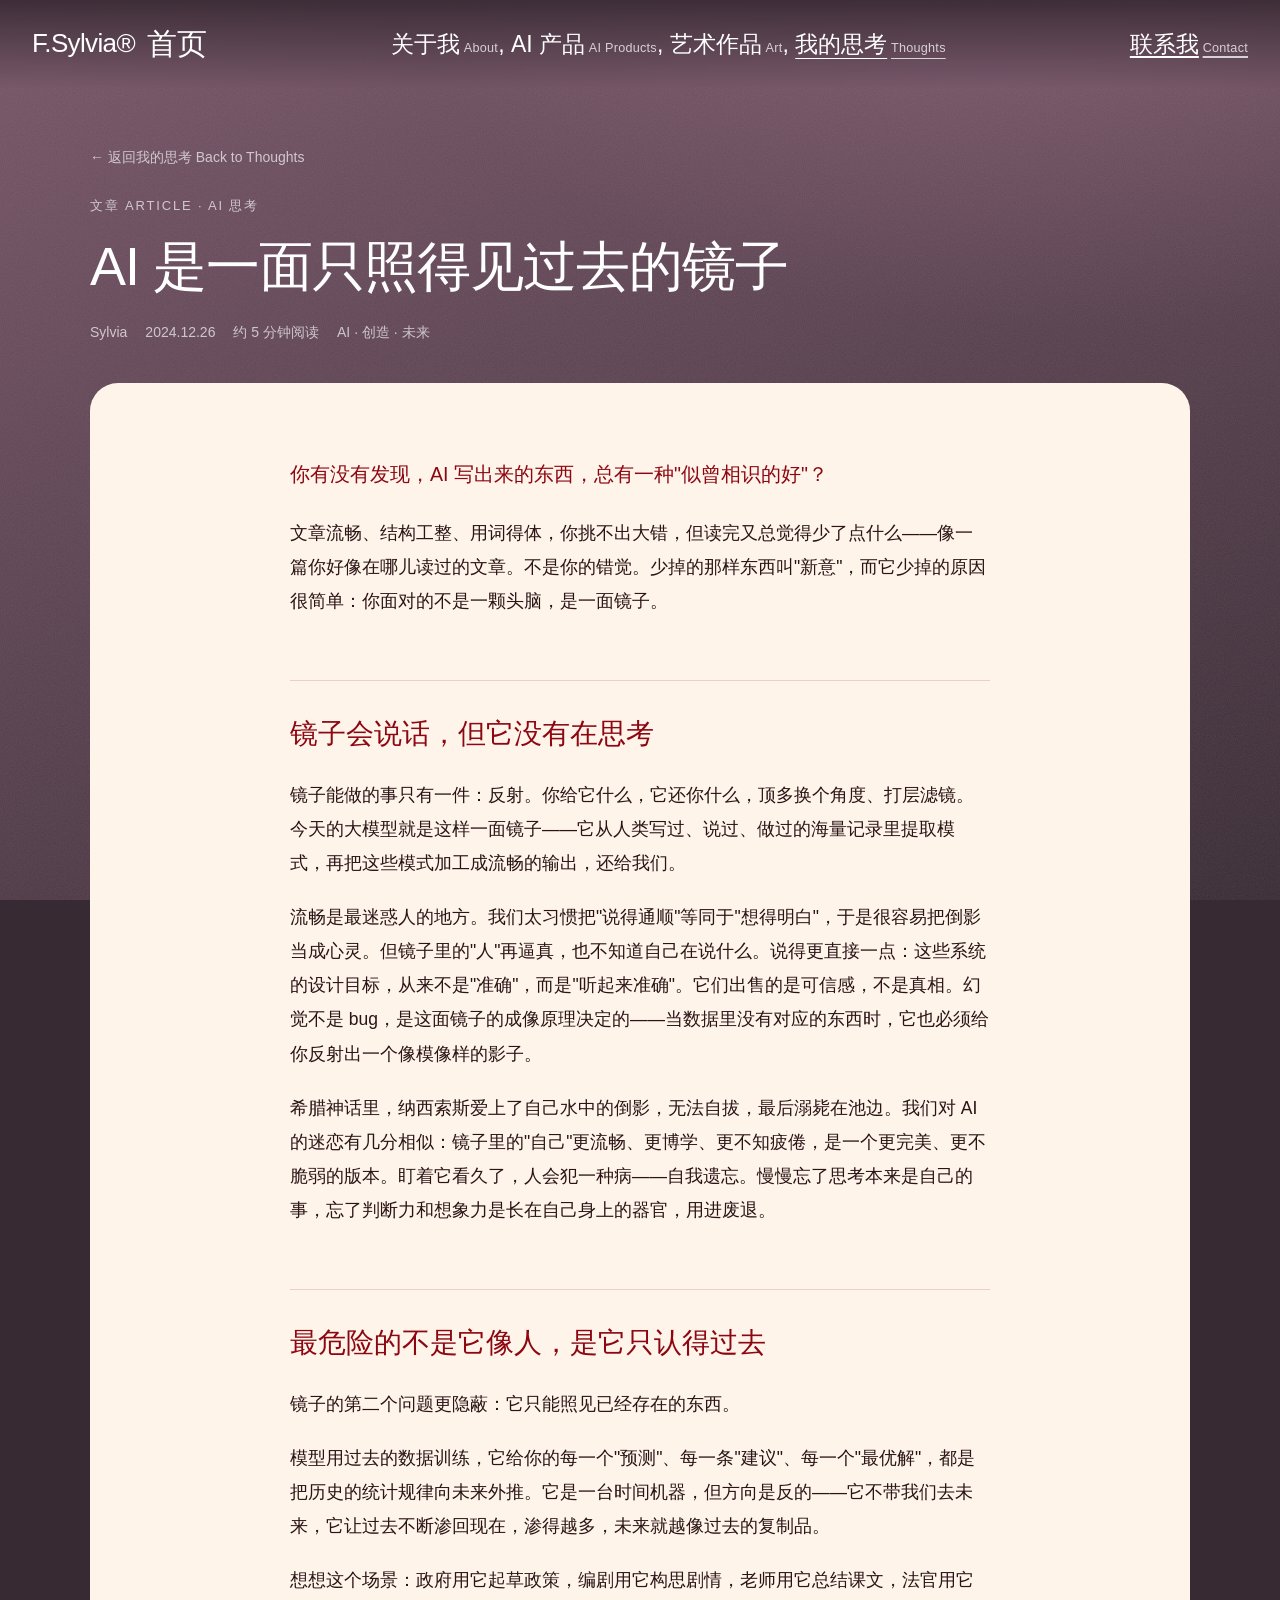
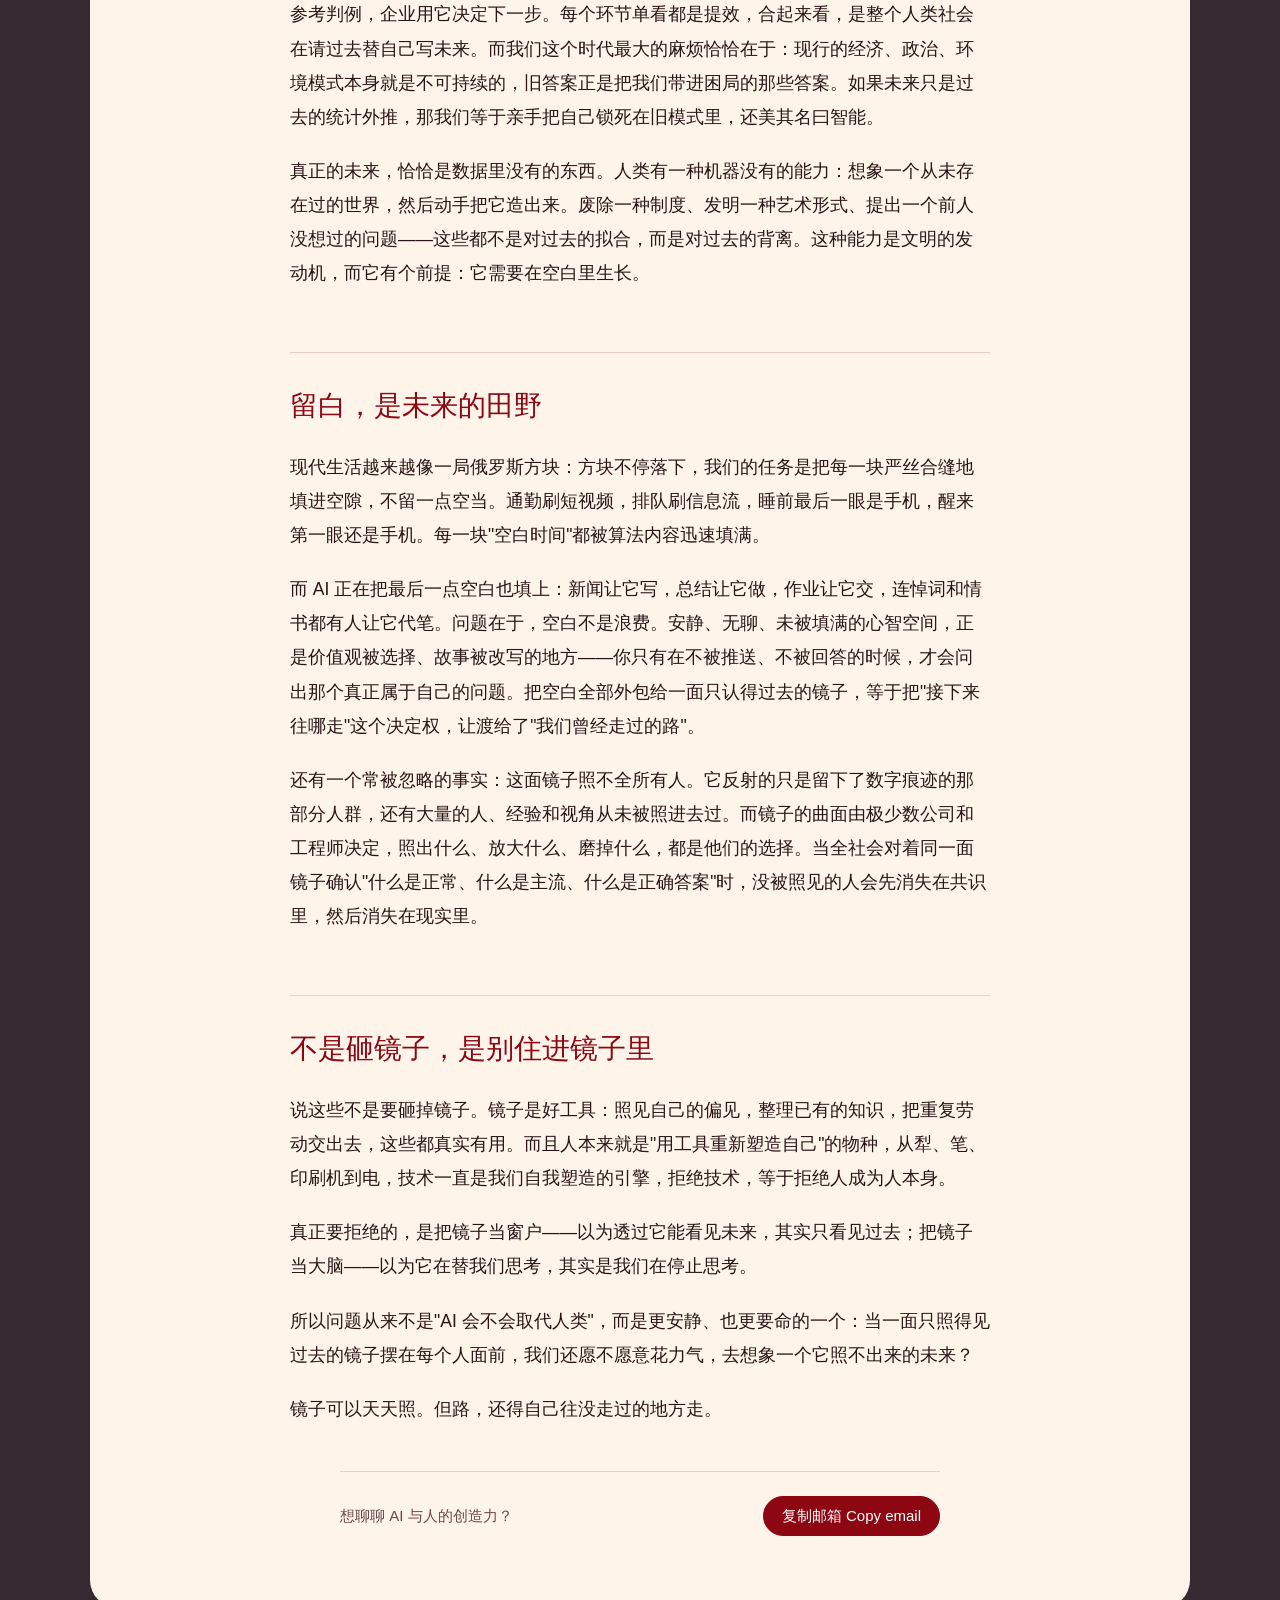
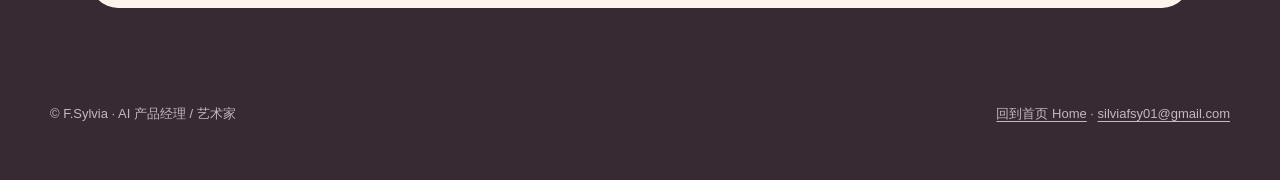
<file: article-ai-mirror.html>
<!doctype html>
<html lang="zh-CN">
<head>
<meta charset="utf-8" />
<meta name="viewport" content="width=device-width, initial-scale=1, viewport-fit=cover" />
<title>AI 是一面只照得见过去的镜子 — F.Sylvia</title>
<meta name="description" content="AI 擅长重组过去，却无法替人想象未来。关于工具、判断力、留白和创造的一篇思考。" />
<link rel="stylesheet" href="https://db.onlinewebfonts.com/c/5ac3fe7c6abd2f62067f266d89671492?family=HelveticaNowDisplay-Medium" />
<link rel="stylesheet" href="https://db.onlinewebfonts.com/c/1aa3377e489837a26d019bba501e779d?family=HelveticaNowDisplayW01-Rg" />
<link rel="stylesheet" href="assets/site.css" />
</head>
<body>
  <nav class="nav">
    <a class="logo" href="index.html"><span class="logo-text">F.Sylvia®</span><span class="logo-star">首页</span></a>
    <div class="links">
      <a href="about.html">关于我<small>About</small></a><span>,&nbsp;</span>
      <a href="products.html">AI 产品<small>AI Products</small></a><span>,&nbsp;</span>
      <a href="art.html">艺术作品<small>Art</small></a><span>,&nbsp;</span>
      <a href="content.html" class="active" aria-current="page">我的思考<small>Thoughts</small></a>
    </div>
    <a class="cta" href="about.html#contact">联系我<small>Contact</small></a>
    <button class="burger" id="burger" aria-label="打开菜单 Menu"><span></span><span></span><span></span></button>
  </nav>
  <div class="overlay m-links" id="overlay">
    <a href="index.html">首页<small>Home</small></a>
    <a href="about.html">关于我<small>About</small></a>
    <a href="products.html">AI 产品<small>AI Products</small></a>
    <a href="art.html">艺术作品<small>Art</small></a>
    <a href="content.html">我的思考<small>Thoughts</small></a>
    <a href="about.html#contact" class="u">联系我<small>Contact</small></a>
  </div>

  <main class="wrap">
    <style>
      .art-head { padding: 56px 0 40px; max-width: 940px; }
      .back { display: inline-flex; gap: 8px; font-size: 14px; color: var(--muted); margin-bottom: 28px; }
      .back:hover { color: #fff; }
      .art-title { font-family: var(--font-heading); font-weight: 500; font-size: clamp(30px, 5vw, 54px); line-height: 1.18; letter-spacing: -0.02em; text-wrap: balance; }
      .art-meta { display: flex; flex-wrap: wrap; gap: 10px 18px; margin-top: 22px; color: var(--muted); font-size: 14px; }
      .art-card { background: var(--cream); color: #2a1416; border-radius: 28px; padding: clamp(28px, 6vw, 72px) clamp(20px, 7vw, 96px); margin-bottom: 56px; }
      .art-body { max-width: 40em; margin: 0 auto; font-size: 17.5px; line-height: 1.95; }
      .art-body p { margin: 0 0 1.15em; }
      .art-body > p:first-child { font-size: 1.12em; color: #8c0712; }
      .art-body h2 { font-family: var(--font-heading); font-weight: 500; font-size: clamp(22px, 2.8vw, 28px); line-height: 1.35; color: #8c0712; margin: 2.2em 0 .9em; padding-top: 1.2em; border-top: 1px solid rgba(140, 7, 18, .16); }
      .art-foot { max-width: 40em; margin: 3em auto 0; padding-top: 1.6em; border-top: 1px solid rgba(140, 7, 18, .16); display: flex; flex-wrap: wrap; gap: 12px; justify-content: space-between; align-items: center; font-size: 15px; color: #6b4a4c; }
      .art-foot .btn { background: var(--red); border-color: var(--red); color: #fff; }
      @media (max-width: 600px) { .art-body { font-size: 16.5px; line-height: 1.9; } }
    </style>

    <header class="art-head">
      <a class="back" href="content.html">← 返回我的思考 Back to Thoughts</a>
      <p class="eyebrow">文章 Article · AI 思考</p>
      <h1 class="art-title">AI 是一面只照得见过去的镜子</h1>
      <div class="art-meta"><span>Sylvia</span><span>2024.12.26</span><span>约 5 分钟阅读</span><span>AI · 创造 · 未来</span></div>
    </header>

    <article class="art-card">
      <div class="art-body">
        <p>你有没有发现，AI 写出来的东西，总有一种"似曾相识的好"？</p>
        <p>文章流畅、结构工整、用词得体，你挑不出大错，但读完又总觉得少了点什么——像一篇你好像在哪儿读过的文章。不是你的错觉。少掉的那样东西叫"新意"，而它少掉的原因很简单：你面对的不是一颗头脑，是一面镜子。</p>
        <h2>镜子会说话，但它没有在思考</h2>
        <p>镜子能做的事只有一件：反射。你给它什么，它还你什么，顶多换个角度、打层滤镜。今天的大模型就是这样一面镜子——它从人类写过、说过、做过的海量记录里提取模式，再把这些模式加工成流畅的输出，还给我们。</p>
        <p>流畅是最迷惑人的地方。我们太习惯把"说得通顺"等同于"想得明白"，于是很容易把倒影当成心灵。但镜子里的"人"再逼真，也不知道自己在说什么。说得更直接一点：这些系统的设计目标，从来不是"准确"，而是"听起来准确"。它们出售的是可信感，不是真相。幻觉不是 bug，是这面镜子的成像原理决定的——当数据里没有对应的东西时，它也必须给你反射出一个像模像样的影子。</p>
        <p>希腊神话里，纳西索斯爱上了自己水中的倒影，无法自拔，最后溺毙在池边。我们对 AI 的迷恋有几分相似：镜子里的"自己"更流畅、更博学、更不知疲倦，是一个更完美、更不脆弱的版本。盯着它看久了，人会犯一种病——自我遗忘。慢慢忘了思考本来是自己的事，忘了判断力和想象力是长在自己身上的器官，用进废退。</p>
        <h2>最危险的不是它像人，是它只认得过去</h2>
        <p>镜子的第二个问题更隐蔽：它只能照见已经存在的东西。</p>
        <p>模型用过去的数据训练，它给你的每一个"预测"、每一条"建议"、每一个"最优解"，都是把历史的统计规律向未来外推。它是一台时间机器，但方向是反的——它不带我们去未来，它让过去不断渗回现在，渗得越多，未来就越像过去的复制品。</p>
        <p>想想这个场景：政府用它起草政策，编剧用它构思剧情，老师用它总结课文，法官用它参考判例，企业用它决定下一步。每个环节单看都是提效，合起来看，是整个人类社会在请过去替自己写未来。而我们这个时代最大的麻烦恰恰在于：现行的经济、政治、环境模式本身就是不可持续的，旧答案正是把我们带进困局的那些答案。如果未来只是过去的统计外推，那我们等于亲手把自己锁死在旧模式里，还美其名曰智能。</p>
        <p>真正的未来，恰恰是数据里没有的东西。人类有一种机器没有的能力：想象一个从未存在过的世界，然后动手把它造出来。废除一种制度、发明一种艺术形式、提出一个前人没想过的问题——这些都不是对过去的拟合，而是对过去的背离。这种能力是文明的发动机，而它有个前提：它需要在空白里生长。</p>
        <h2>留白，是未来的田野</h2>
        <p>现代生活越来越像一局俄罗斯方块：方块不停落下，我们的任务是把每一块严丝合缝地填进空隙，不留一点空当。通勤刷短视频，排队刷信息流，睡前最后一眼是手机，醒来第一眼还是手机。每一块"空白时间"都被算法内容迅速填满。</p>
        <p>而 AI 正在把最后一点空白也填上：新闻让它写，总结让它做，作业让它交，连悼词和情书都有人让它代笔。问题在于，空白不是浪费。安静、无聊、未被填满的心智空间，正是价值观被选择、故事被改写的地方——你只有在不被推送、不被回答的时候，才会问出那个真正属于自己的问题。把空白全部外包给一面只认得过去的镜子，等于把"接下来往哪走"这个决定权，让渡给了"我们曾经走过的路"。</p>
        <p>还有一个常被忽略的事实：这面镜子照不全所有人。它反射的只是留下了数字痕迹的那部分人群，还有大量的人、经验和视角从未被照进去过。而镜子的曲面由极少数公司和工程师决定，照出什么、放大什么、磨掉什么，都是他们的选择。当全社会对着同一面镜子确认"什么是正常、什么是主流、什么是正确答案"时，没被照见的人会先消失在共识里，然后消失在现实里。</p>
        <h2>不是砸镜子，是别住进镜子里</h2>
        <p>说这些不是要砸掉镜子。镜子是好工具：照见自己的偏见，整理已有的知识，把重复劳动交出去，这些都真实有用。而且人本来就是"用工具重新塑造自己"的物种，从犁、笔、印刷机到电，技术一直是我们自我塑造的引擎，拒绝技术，等于拒绝人成为人本身。</p>
        <p>真正要拒绝的，是把镜子当窗户——以为透过它能看见未来，其实只看见过去；把镜子当大脑——以为它在替我们思考，其实是我们在停止思考。</p>
        <p>所以问题从来不是"AI 会不会取代人类"，而是更安静、也更要命的一个：当一面只照得见过去的镜子摆在每个人面前，我们还愿不愿意花力气，去想象一个它照不出来的未来？</p>
        <p>镜子可以天天照。但路，还得自己往没走过的地方走。</p>
      </div>
      <div class="art-foot">
        <span>想聊聊 AI 与人的创造力？</span>
        <button class="btn" type="button" data-copy="silviafsy01@gmail.com">复制邮箱 Copy email</button>
      </div>
    </article>
  </main>

  <footer class="wrap foot">
    <span>© F.Sylvia · AI 产品经理 / 艺术家</span>
    <span><a href="index.html">回到首页 Home</a> · <button type="button" data-copy="silviafsy01@gmail.com" style="background:none;border:0;text-decoration:underline;text-underline-offset:3px">silviafsy01@gmail.com</button></span>
  </footer>
  <script src="assets/site.js"></script>
</body>
</html>
</file>
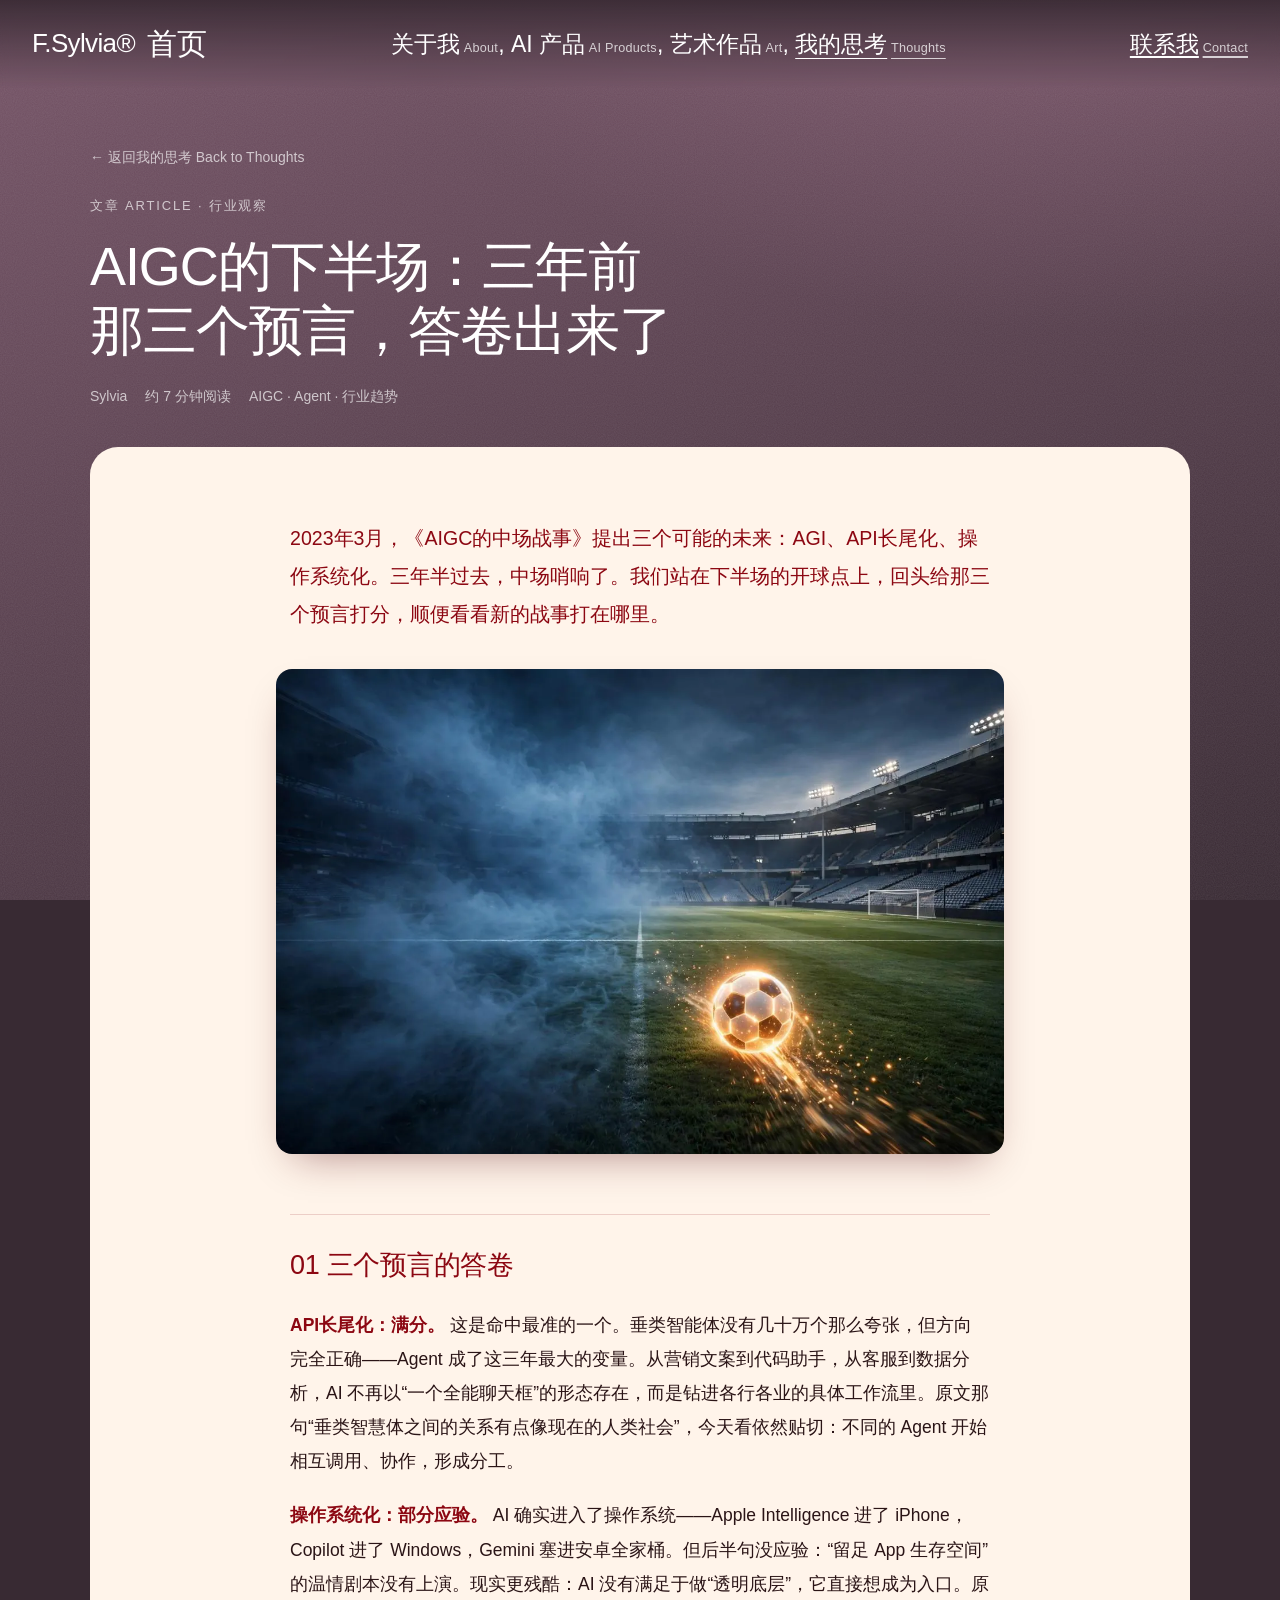
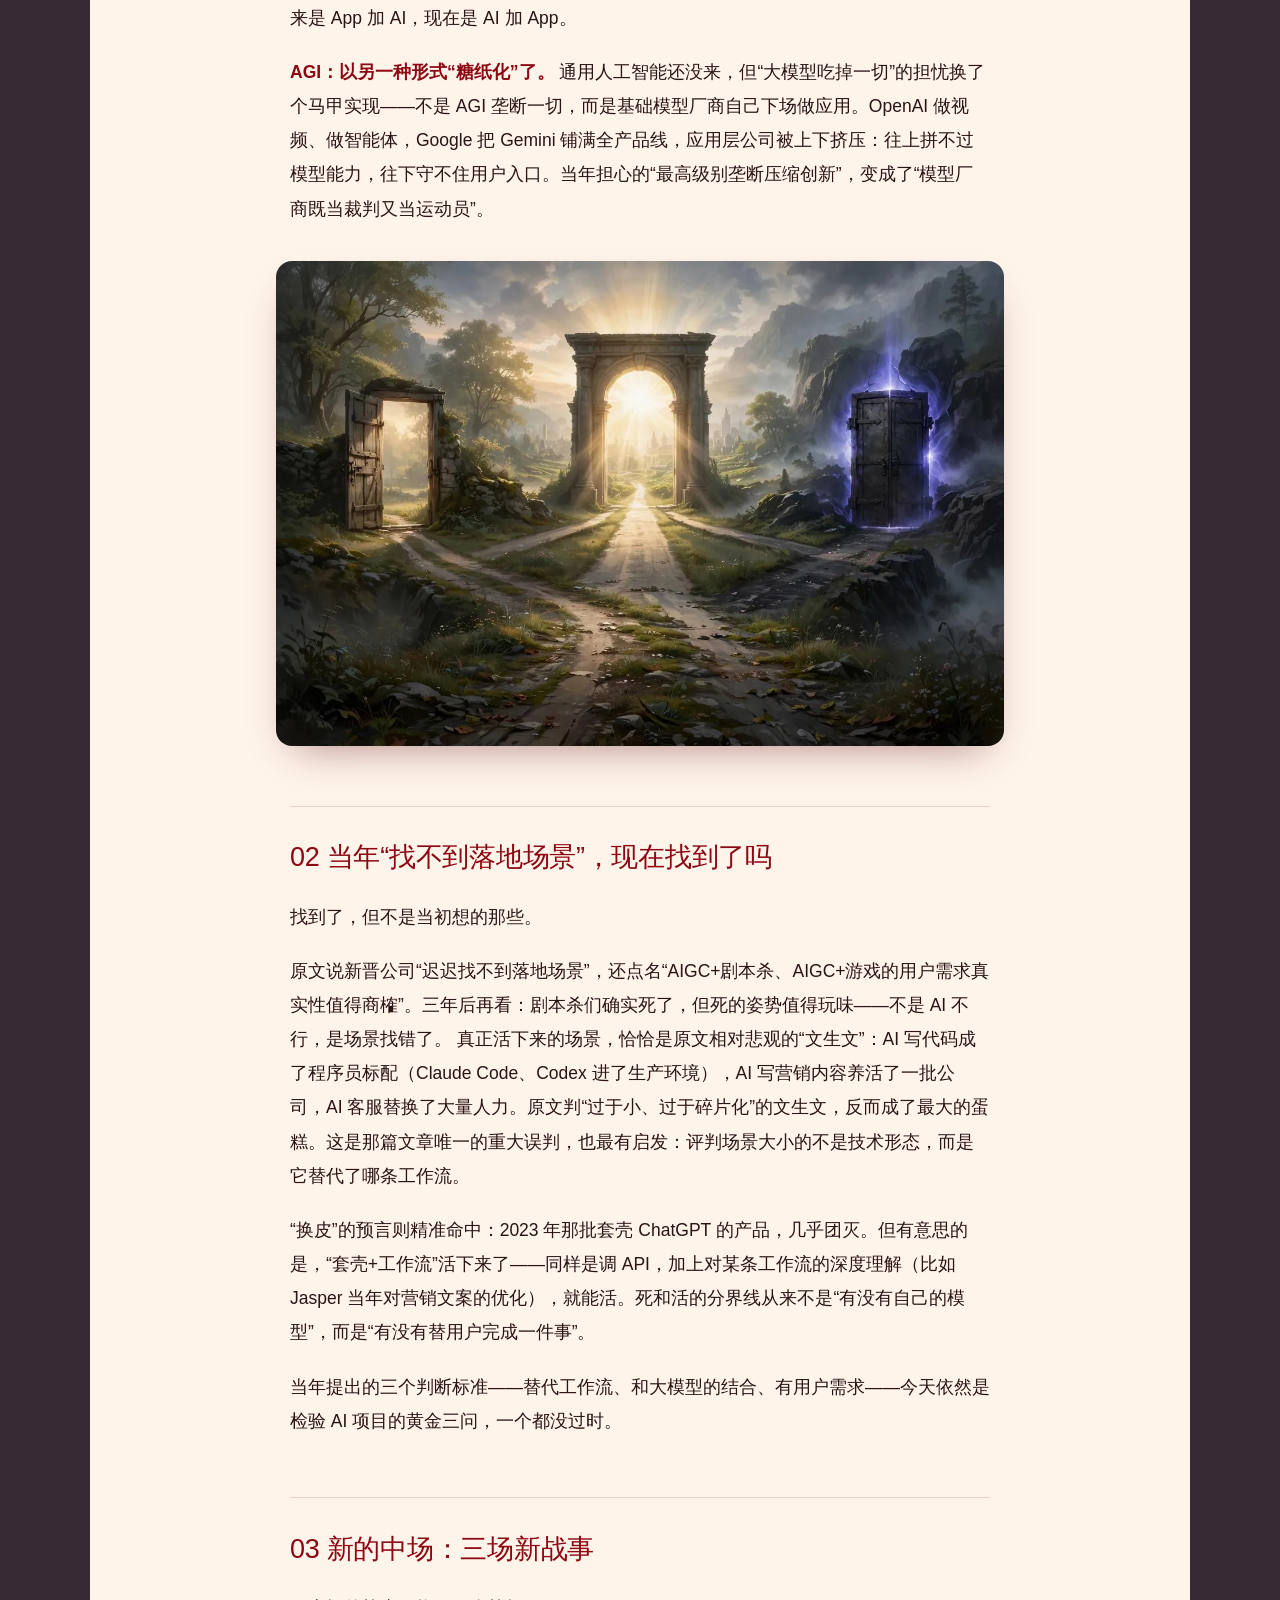
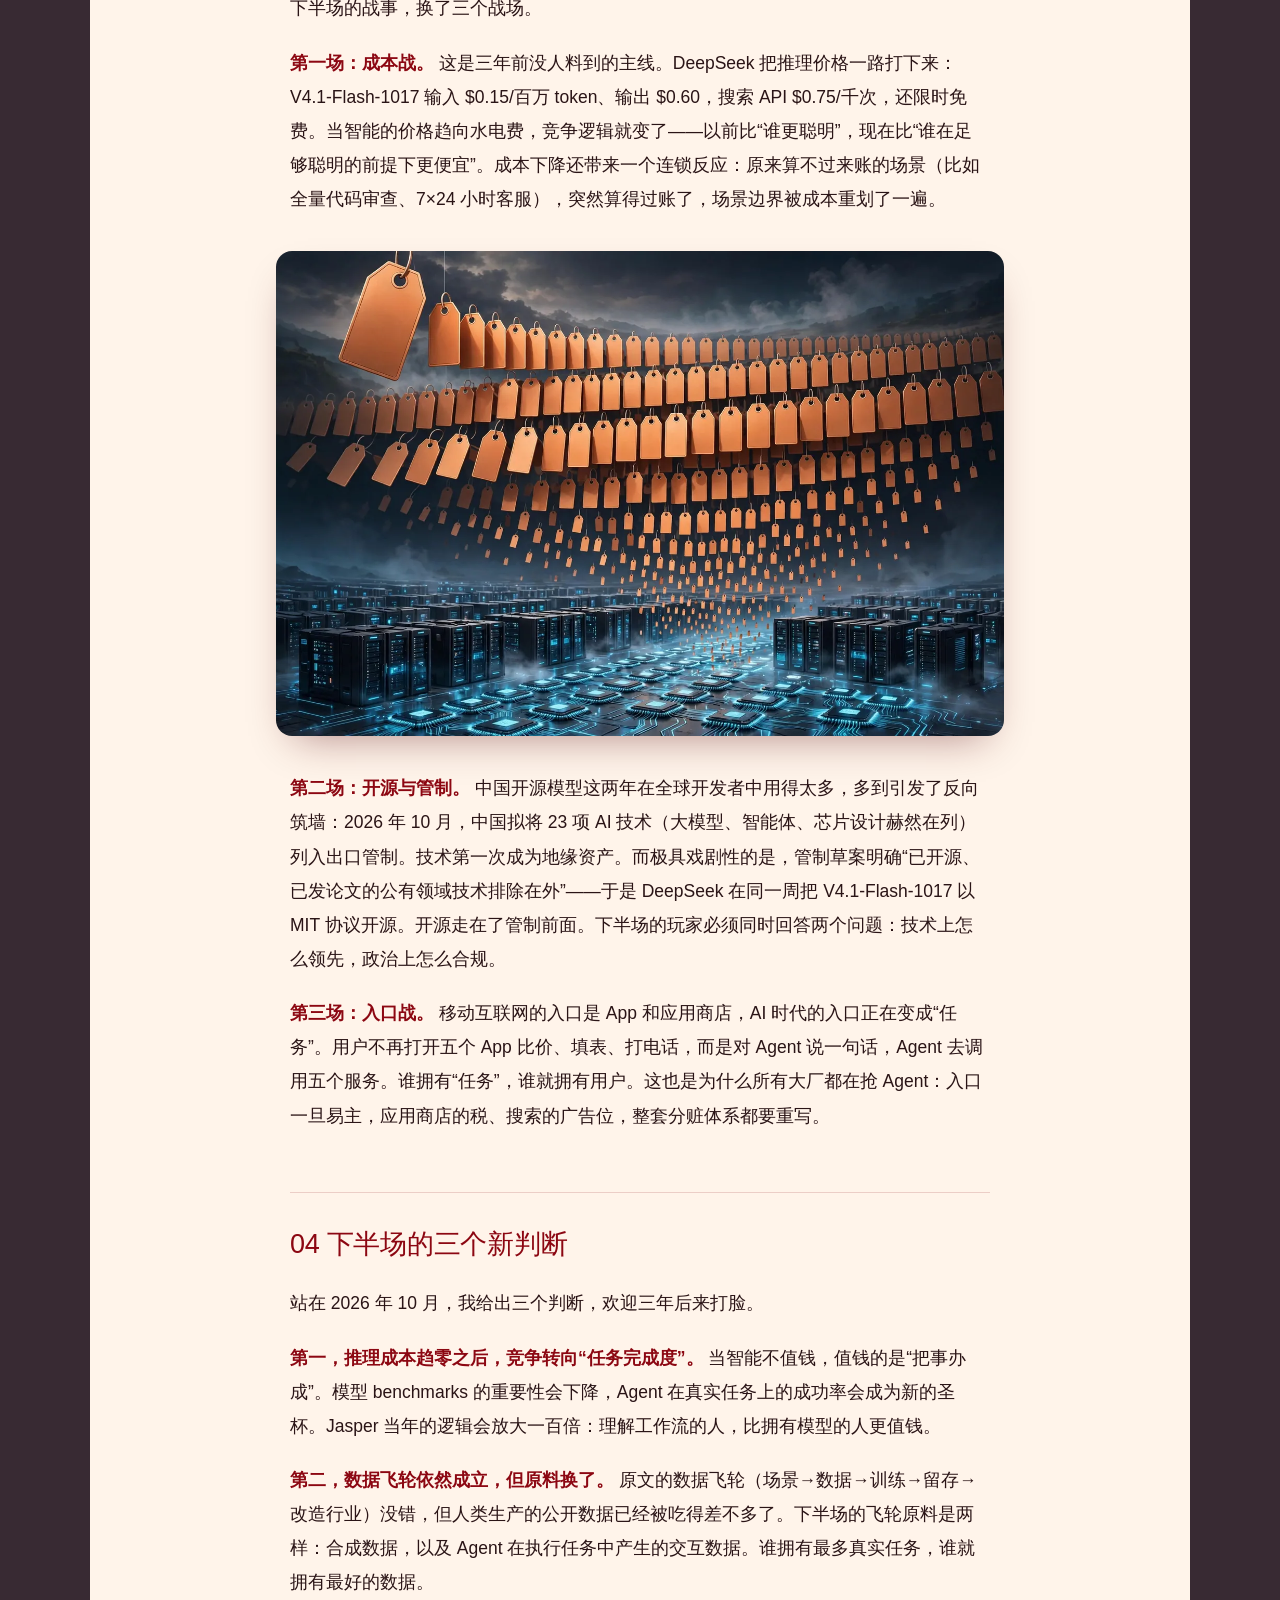
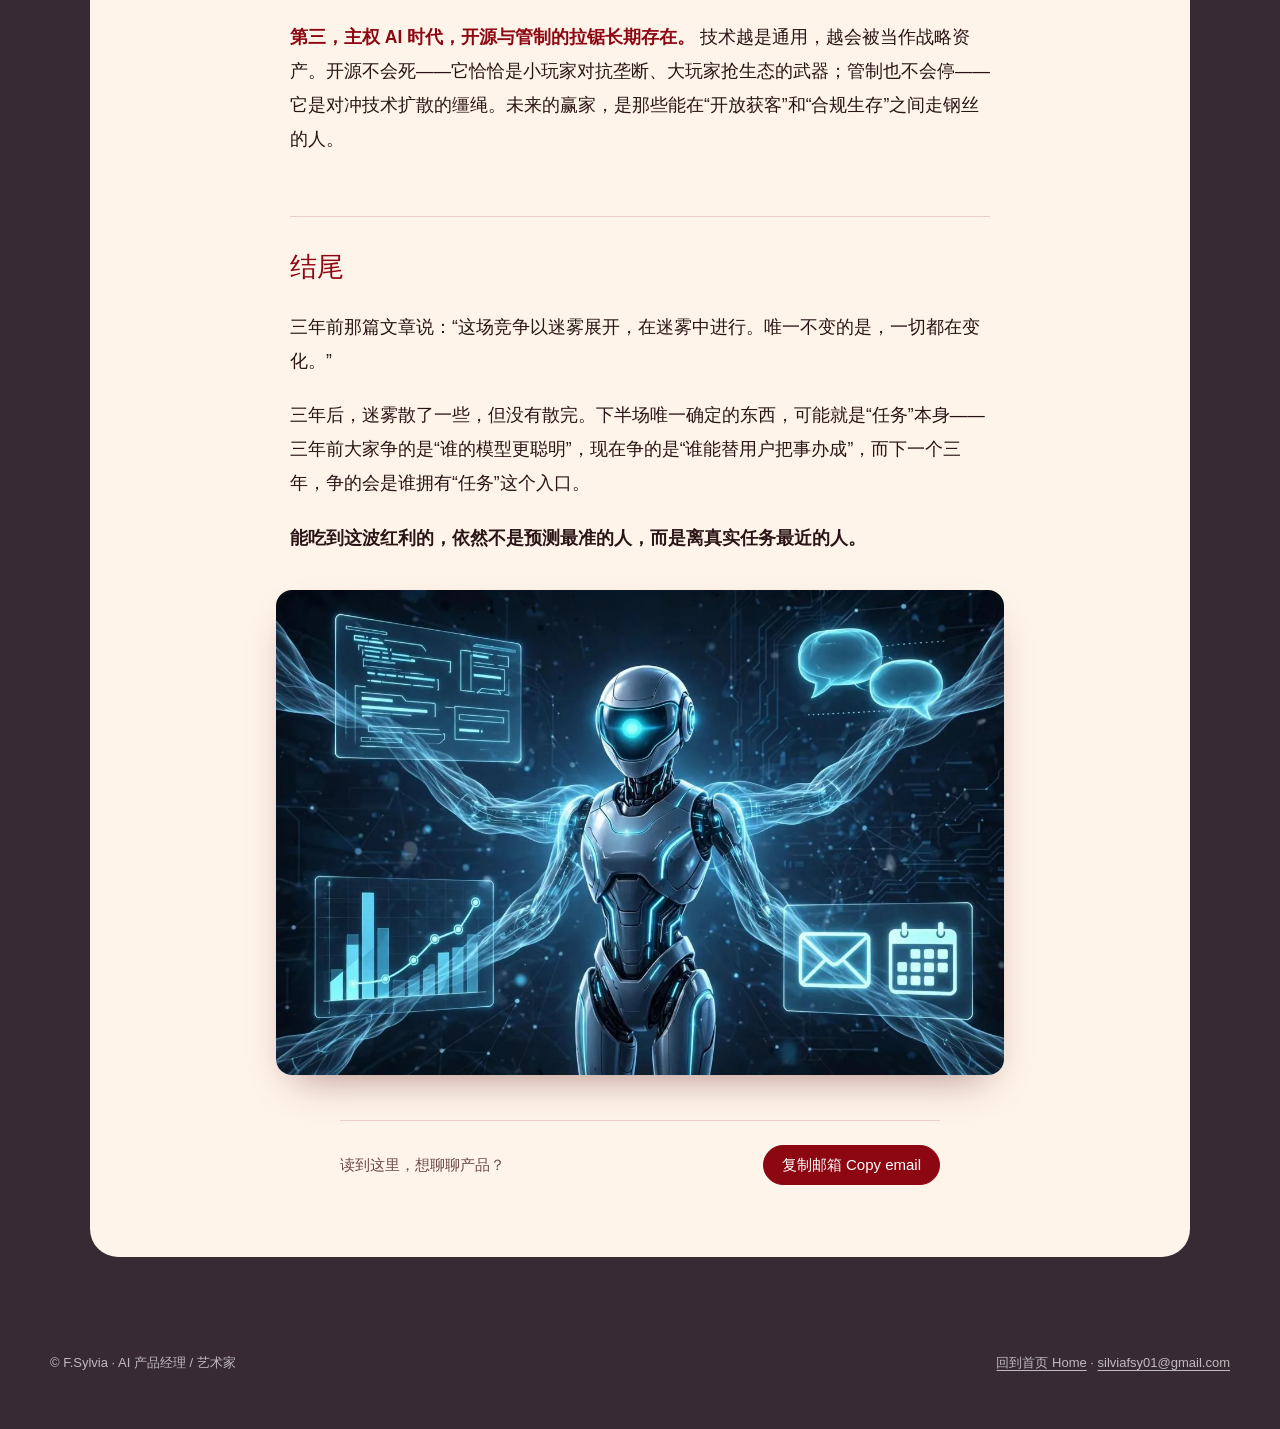
<file: article-aigc.html>
<!doctype html>
<html lang="zh-CN">
<head>
<meta charset="utf-8" />
<meta name="viewport" content="width=device-width, initial-scale=1, viewport-fit=cover" />
<title>AIGC的下半场：三年前那三个预言，答卷出来了 — F.Sylvia</title>
<meta name="description" content="回看 2023 年《AIGC的中场战事》的三个预言：AGI、API 长尾化、操作系统化，以及下半场的三场新战事。" />
<link rel="stylesheet" href="https://db.onlinewebfonts.com/c/5ac3fe7c6abd2f62067f266d89671492?family=HelveticaNowDisplay-Medium" />
<link rel="stylesheet" href="https://db.onlinewebfonts.com/c/1aa3377e489837a26d019bba501e779d?family=HelveticaNowDisplayW01-Rg" />
<link rel="stylesheet" href="assets/site.css" />
</head>
<body>
  <nav class="nav">
    <a class="logo" href="index.html">
      <span class="logo-text">F.Sylvia®</span>
      <span class="logo-star">首页</span>
    </a>
    <div class="links">
      <a href="about.html">关于我<small>About</small></a><span>,&nbsp;</span>
      <a href="products.html">AI 产品<small>AI Products</small></a><span>,&nbsp;</span>
      <a href="art.html">艺术作品<small>Art</small></a><span>,&nbsp;</span>
      <a href="content.html" class="active" aria-current="page">我的思考<small>Thoughts</small></a>
    </div>
    <a class="cta" href="about.html#contact">联系我<small>Contact</small></a>
    <button class="burger" id="burger" aria-label="打开菜单 Menu"><span></span><span></span><span></span></button>
  </nav>
  <div class="overlay m-links" id="overlay">
    <a href="index.html">首页<small>Home</small></a>
    <a href="about.html">关于我<small>About</small></a>
    <a href="products.html">AI 产品<small>AI Products</small></a>
    <a href="art.html">艺术作品<small>Art</small></a>
    <a href="content.html">我的思考<small>Thoughts</small></a>
    <a href="about.html#contact" class="u">联系我<small>Contact</small></a>
  </div>

  <main class="wrap">

    <style>
      .art-head { padding: 56px 0 40px; max-width: 860px; }
      .back { display: inline-flex; gap: 8px; font-size: 14px; color: var(--muted); margin-bottom: 28px; }
      .back:hover { color: #fff; }
      .art-title { font-family: var(--font-heading); font-weight: 500; font-size: clamp(30px, 5vw, 54px); line-height: 1.18; letter-spacing: -0.02em; text-wrap: balance; }
      .art-meta { display: flex; flex-wrap: wrap; gap: 10px 18px; margin-top: 22px; color: var(--muted); font-size: 14px; }
      .art-card { background: var(--cream); color: #2a1416; border-radius: 28px; padding: clamp(28px, 6vw, 72px) clamp(20px, 7vw, 96px); margin-bottom: 56px; }
      .art-body { max-width: 40em; margin: 0 auto; font-size: 17.5px; line-height: 1.95; }
      .art-body p { margin: 0 0 1.15em; }
      .art-body > p:first-child { font-size: 1.12em; color: #8c0712; }
      .art-body h2 { font-family: var(--font-heading); font-weight: 500; font-size: clamp(22px, 2.8vw, 27px); line-height: 1.35; letter-spacing: -0.01em; color: #8c0712; margin: 2.2em 0 .9em; padding-top: 1.2em; border-top: 1px solid rgba(140, 7, 18, .16); }
      .art-body ul { margin: 0 0 1.3em; padding-left: 0; list-style: none; }
      .art-body li { position: relative; padding-left: 1.4em; margin-bottom: .55em; }
      .art-body li::before { content: ""; position: absolute; left: .2em; top: .82em; width: 7px; height: 7px; border-radius: 50%; background: #c7202b; }
      .art-body li p { margin: 0; }
      .art-body strong { color: #8c0712; font-weight: 600; }
      .art-body .pull { font-family: var(--font-heading); font-size: 1.3em; line-height: 1.5; color: #8c0712; border-left: 3px solid #c7202b; padding: .2em 0 .2em 1em; margin: 1.4em 0; }
      .art-fig { margin: 2em -2%; }
      .art-fig img { width: 100%; height: auto; border-radius: 16px; box-shadow: 0 18px 40px -18px rgba(80, 0, 10, .45); }
      .art-body > p:last-of-type { font-weight: 600; }
      .art-foot { max-width: 40em; margin: 3em auto 0; padding-top: 1.6em; border-top: 1px solid rgba(140, 7, 18, .16); display: flex; flex-wrap: wrap; gap: 12px; justify-content: space-between; align-items: center; font-size: 15px; color: #6b4a4c; }
      .art-foot .btn { background: var(--red); border-color: var(--red); color: #fff; }
      .art-foot .btn:hover { background: var(--ink); border-color: var(--ink); }
      @media (max-width: 600px) { .art-body { font-size: 16.5px; line-height: 1.9; } .art-fig { margin: 1.6em 0; } }
    </style>

    <header class="art-head">
      <a class="back" href="content.html">← 返回我的思考 Back to Thoughts</a>
      <p class="eyebrow">文章 Article · 行业观察</p>
      <h1 class="art-title">AIGC的下半场：三年前那三个预言，答卷出来了</h1>
      <div class="art-meta"><span>Sylvia</span><span>约 7 分钟阅读</span><span>AIGC · Agent · 行业趋势</span></div>
    </header>

    <article class="art-card">
      <div class="art-body">
<p>2023年3月，《AIGC的中场战事》提出三个可能的未来：AGI、API长尾化、操作系统化。三年半过去，中场哨响了。我们站在下半场的开球点上，回头给那三个预言打分，顺便看看新的战事打在哪里。</p>
<figure class="art-fig"><img src="assets/posts/aigc-1.webp" alt="迷雾中的足球场，一颗发光的足球正被开出" loading="lazy" width="1400" height="933" /></figure>

<h2>01 三个预言的答卷</h2>
<p><strong>API长尾化：满分。</strong> 这是命中最准的一个。垂类智能体没有几十万个那么夸张，但方向完全正确——Agent 成了这三年最大的变量。从营销文案到代码助手，从客服到数据分析，AI 不再以“一个全能聊天框”的形态存在，而是钻进各行各业的具体工作流里。原文那句“垂类智慧体之间的关系有点像现在的人类社会”，今天看依然贴切：不同的 Agent 开始相互调用、协作，形成分工。</p>
<p><strong>操作系统化：部分应验。</strong> AI 确实进入了操作系统——Apple Intelligence 进了 iPhone，Copilot 进了 Windows，Gemini 塞进安卓全家桶。但后半句没应验：“留足 App 生存空间”的温情剧本没有上演。现实更残酷：AI 没有满足于做“透明底层”，它直接想成为入口。原来是 App 加 AI，现在是 AI 加 App。</p>
<p><strong>AGI：以另一种形式“糖纸化”了。</strong> 通用人工智能还没来，但“大模型吃掉一切”的担忧换了个马甲实现——不是 AGI 垄断一切，而是基础模型厂商自己下场做应用。OpenAI 做视频、做智能体，Google 把 Gemini 铺满全产品线，应用层公司被上下挤压：往上拼不过模型能力，往下守不住用户入口。当年担心的“最高级别垄断压缩创新”，变成了“模型厂商既当裁判又当运动员”。</p>

<figure class="art-fig"><img src="assets/posts/aigc-2.webp" alt="三扇不同的门通向不同的路" loading="lazy" width="1400" height="933" /></figure>

<h2>02 当年“找不到落地场景”，现在找到了吗</h2>
<p>找到了，但不是当初想的那些。</p>
<p>原文说新晋公司“迟迟找不到落地场景”，还点名“AIGC+剧本杀、AIGC+游戏的用户需求真实性值得商榷”。三年后再看：剧本杀们确实死了，但死的姿势值得玩味——不是 AI 不行，是场景找错了。 真正活下来的场景，恰恰是原文相对悲观的“文生文”：AI 写代码成了程序员标配（Claude Code、Codex 进了生产环境），AI 写营销内容养活了一批公司，AI 客服替换了大量人力。原文判“过于小、过于碎片化”的文生文，反而成了最大的蛋糕。这是那篇文章唯一的重大误判，也最有启发：评判场景大小的不是技术形态，而是它替代了哪条工作流。</p>
<p>“换皮”的预言则精准命中：2023 年那批套壳 ChatGPT 的产品，几乎团灭。但有意思的是，“套壳+工作流”活下来了——同样是调 API，加上对某条工作流的深度理解（比如 Jasper 当年对营销文案的优化），就能活。死和活的分界线从来不是“有没有自己的模型”，而是“有没有替用户完成一件事”。</p>
<p>当年提出的三个判断标准——替代工作流、和大模型的结合、有用户需求——今天依然是检验 AI 项目的黄金三问，一个都没过时。</p>
<h2>03 新的中场：三场新战事</h2>
<p>下半场的战事，换了三个战场。</p>
<p><strong>第一场：成本战。</strong> 这是三年前没人料到的主线。DeepSeek 把推理价格一路打下来：V4.1-Flash-1017 输入 $0.15/百万 token、输出 $0.60，搜索 API $0.75/千次，还限时免费。当智能的价格趋向水电费，竞争逻辑就变了——以前比“谁更聪明”，现在比“谁在足够聪明的前提下更便宜”。成本下降还带来一个连锁反应：原来算不过来账的场景（比如全量代码审查、7×24 小时客服），突然算得过账了，场景边界被成本重划了一遍。</p>

<figure class="art-fig"><img src="assets/posts/aigc-3.webp" alt="成片的价格标签悬在服务器机房上方" loading="lazy" width="1400" height="933" /></figure>

<p><strong>第二场：开源与管制。</strong> 中国开源模型这两年在全球开发者中用得太多，多到引发了反向筑墙：2026 年 10 月，中国拟将 23 项 AI 技术（大模型、智能体、芯片设计赫然在列）列入出口管制。技术第一次成为地缘资产。而极具戏剧性的是，管制草案明确“已开源、已发论文的公有领域技术排除在外”——于是 DeepSeek 在同一周把 V4.1-Flash-1017 以 MIT 协议开源。开源走在了管制前面。下半场的玩家必须同时回答两个问题：技术上怎么领先，政治上怎么合规。</p>
<p><strong>第三场：入口战。</strong> 移动互联网的入口是 App 和应用商店，AI 时代的入口正在变成“任务”。用户不再打开五个 App 比价、填表、打电话，而是对 Agent 说一句话，Agent 去调用五个服务。谁拥有“任务”，谁就拥有用户。这也是为什么所有大厂都在抢 Agent：入口一旦易主，应用商店的税、搜索的广告位，整套分赃体系都要重写。</p>
<h2>04 下半场的三个新判断</h2>
<p>站在 2026 年 10 月，我给出三个判断，欢迎三年后来打脸。</p>
<p><strong>第一，推理成本趋零之后，竞争转向“任务完成度”。</strong> 当智能不值钱，值钱的是“把事办成”。模型 benchmarks 的重要性会下降，Agent 在真实任务上的成功率会成为新的圣杯。Jasper 当年的逻辑会放大一百倍：理解工作流的人，比拥有模型的人更值钱。</p>
<p><strong>第二，数据飞轮依然成立，但原料换了。</strong> 原文的数据飞轮（场景→数据→训练→留存→改造行业）没错，但人类生产的公开数据已经被吃得差不多了。下半场的飞轮原料是两样：合成数据，以及 Agent 在执行任务中产生的交互数据。谁拥有最多真实任务，谁就拥有最好的数据。</p>
<p><strong>第三，主权 AI 时代，开源与管制的拉锯长期存在。</strong> 技术越是通用，越会被当作战略资产。开源不会死——它恰恰是小玩家对抗垄断、大玩家抢生态的武器；管制也不会停——它是对冲技术扩散的缰绳。未来的赢家，是那些能在“开放获客”和“合规生存”之间走钢丝的人。</p>
<h2>结尾</h2>
<p>三年前那篇文章说：“这场竞争以迷雾展开，在迷雾中进行。唯一不变的是，一切都在变化。”</p>
<p>三年后，迷雾散了一些，但没有散完。下半场唯一确定的东西，可能就是“任务”本身——三年前大家争的是“谁的模型更聪明”，现在争的是“谁能替用户把事办成”，而下一个三年，争的会是谁拥有“任务”这个入口。</p>
<p>能吃到这波红利的，依然不是预测最准的人，而是离真实任务最近的人。</p>

<figure class="art-fig"><img src="assets/posts/aigc-4.webp" alt="一个机器人同时连接着多个应用和服务" loading="lazy" width="1400" height="933" /></figure>


      </div>
      <div class="art-foot">
        <span>读到这里，想聊聊产品？</span>
        <button class="btn" type="button" data-copy="silviafsy01@gmail.com">复制邮箱 Copy email</button>
      </div>
    </article>

  </main>

  <footer class="wrap foot">
    <span>© F.Sylvia · AI 产品经理 / 艺术家</span>
    <span><a href="index.html">回到首页 Home</a> · <button type="button" data-copy="silviafsy01@gmail.com" style="background:none;border:0;text-decoration:underline;text-underline-offset:3px">silviafsy01@gmail.com</button></span>
  </footer>
  <script src="assets/site.js"></script>
</body>
</html>
</file>
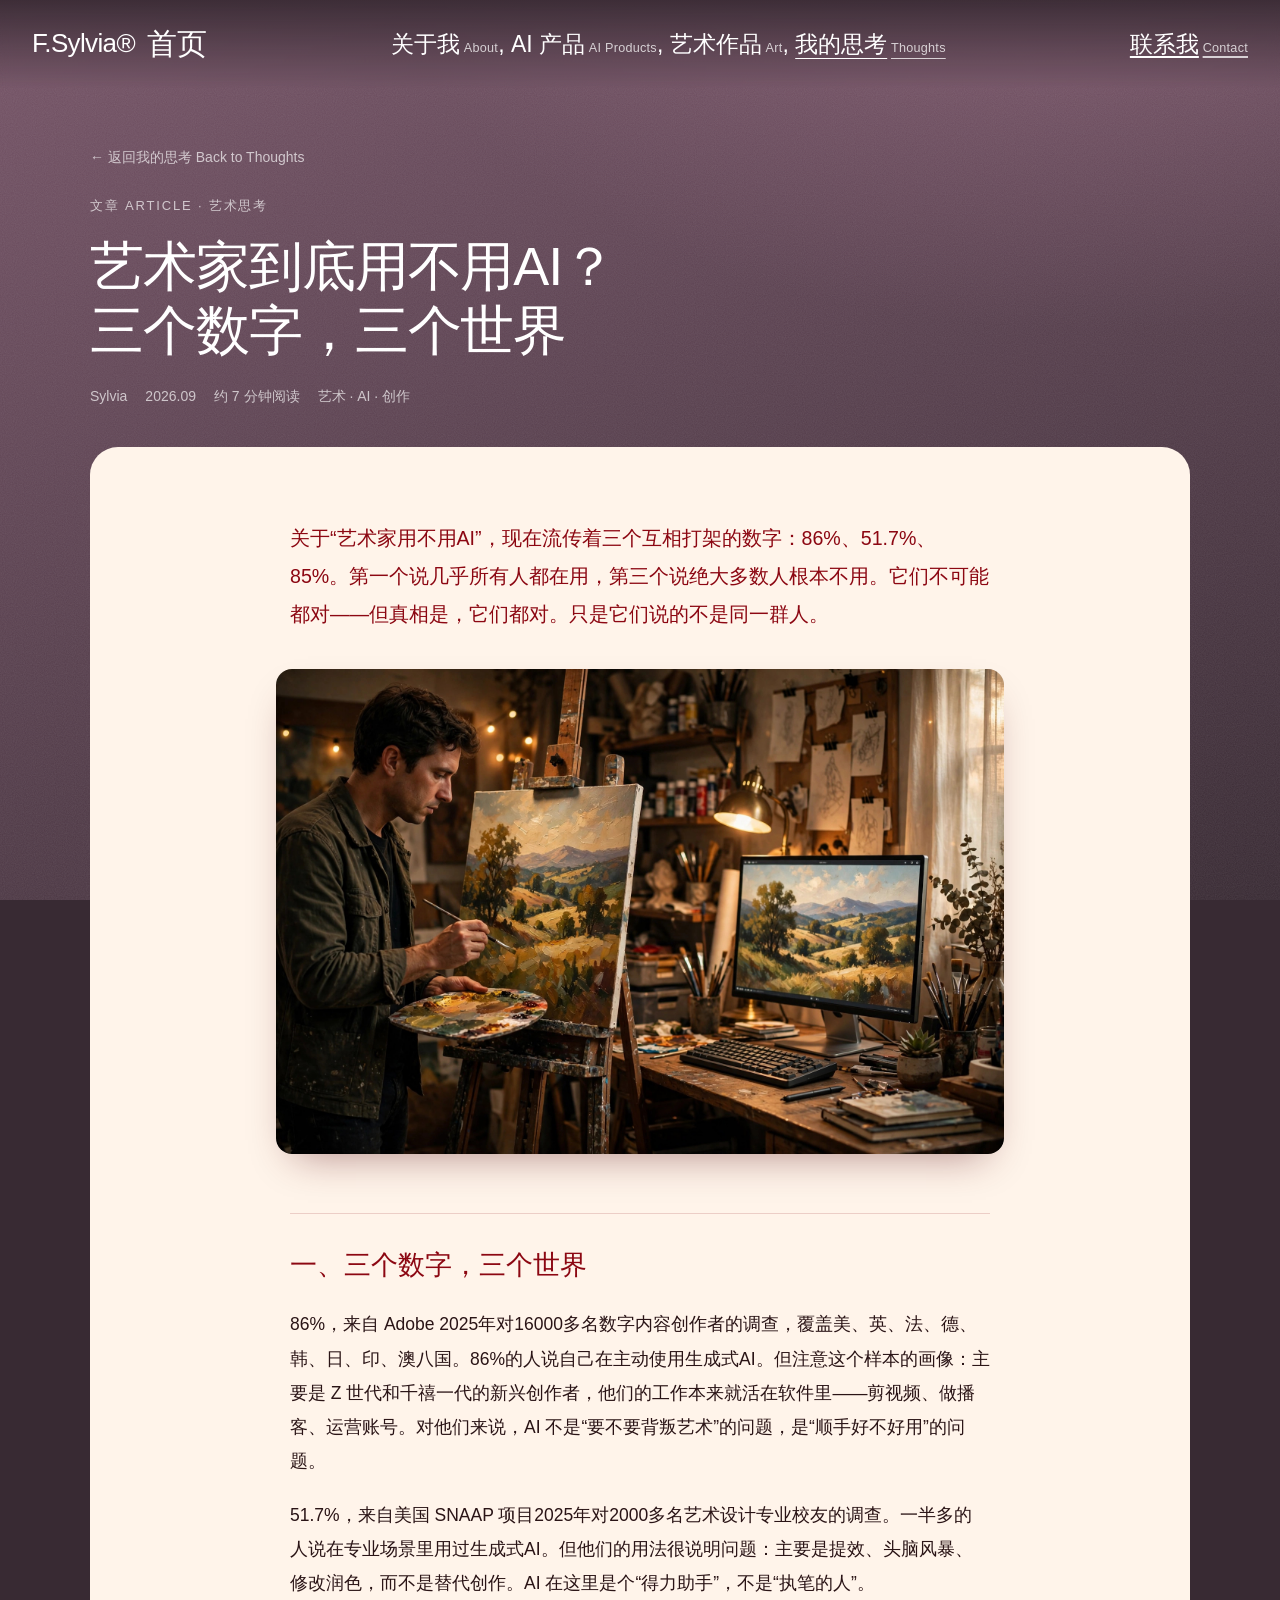
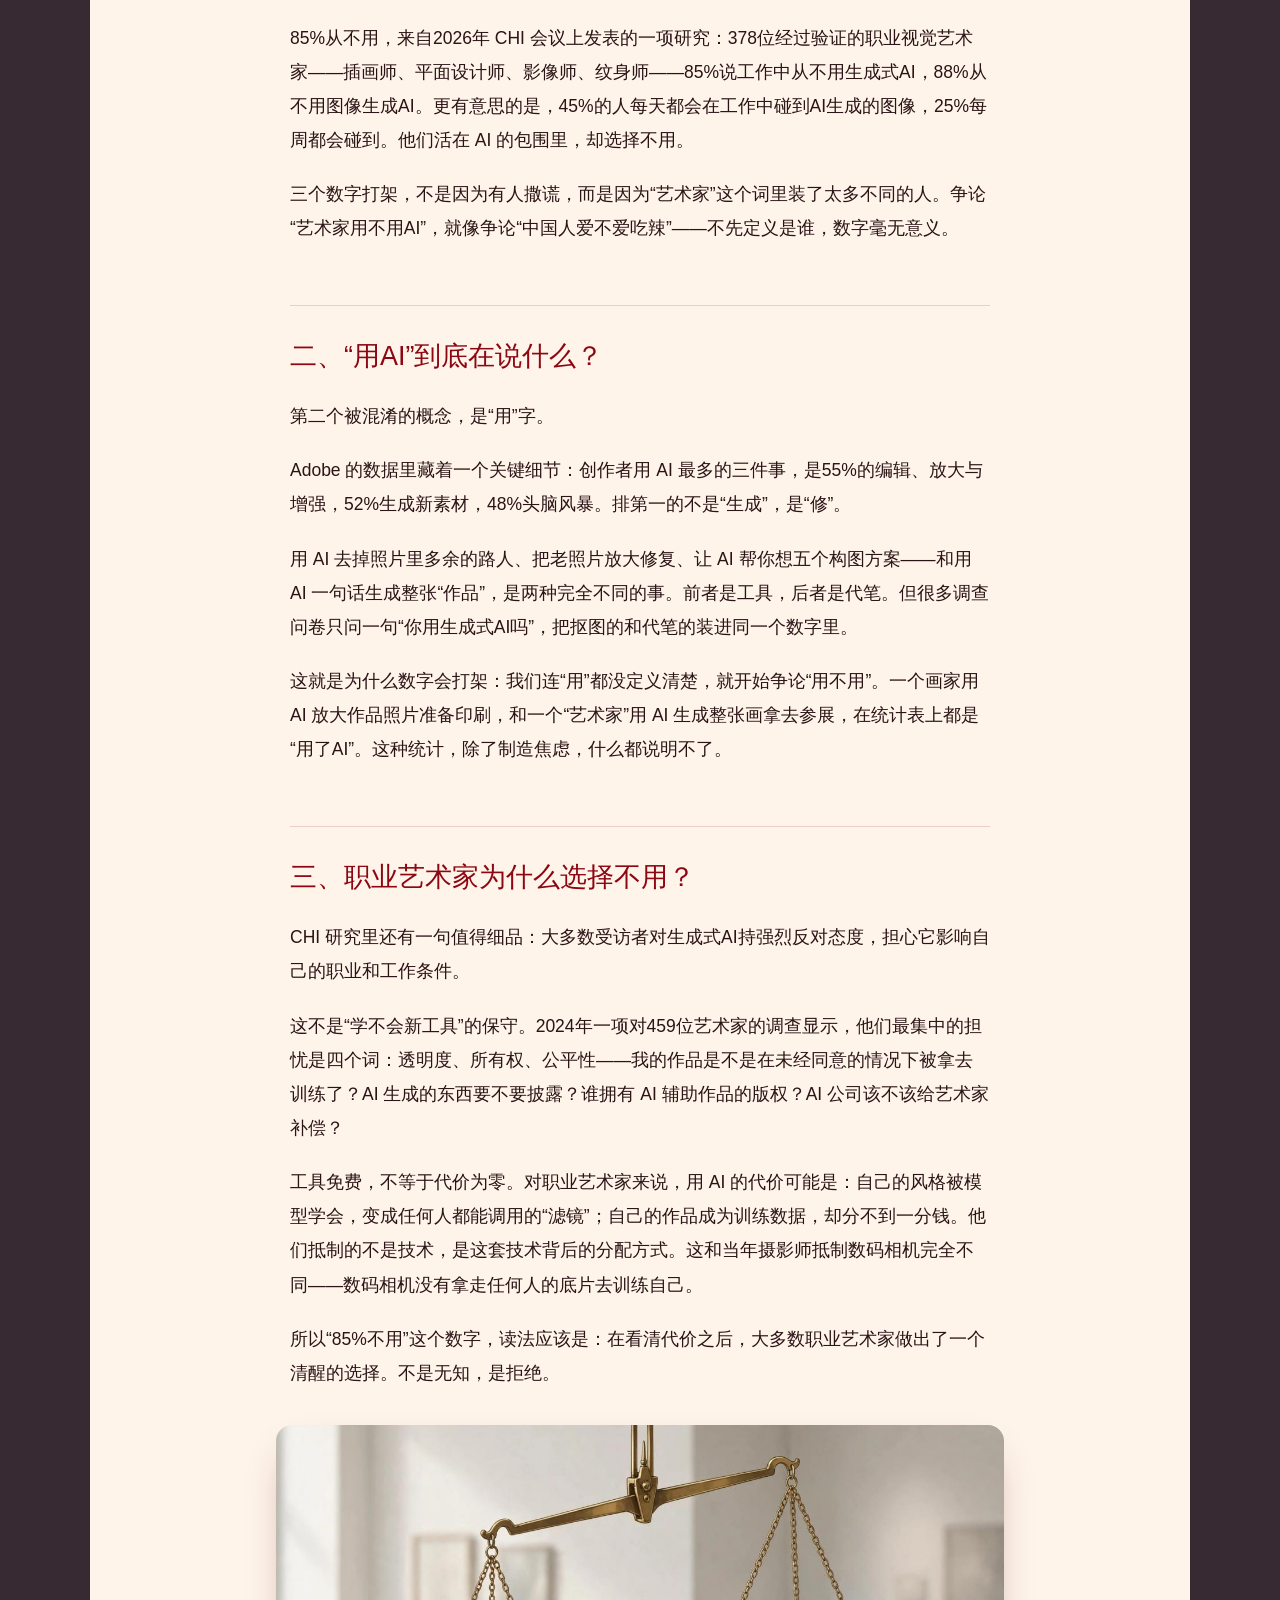
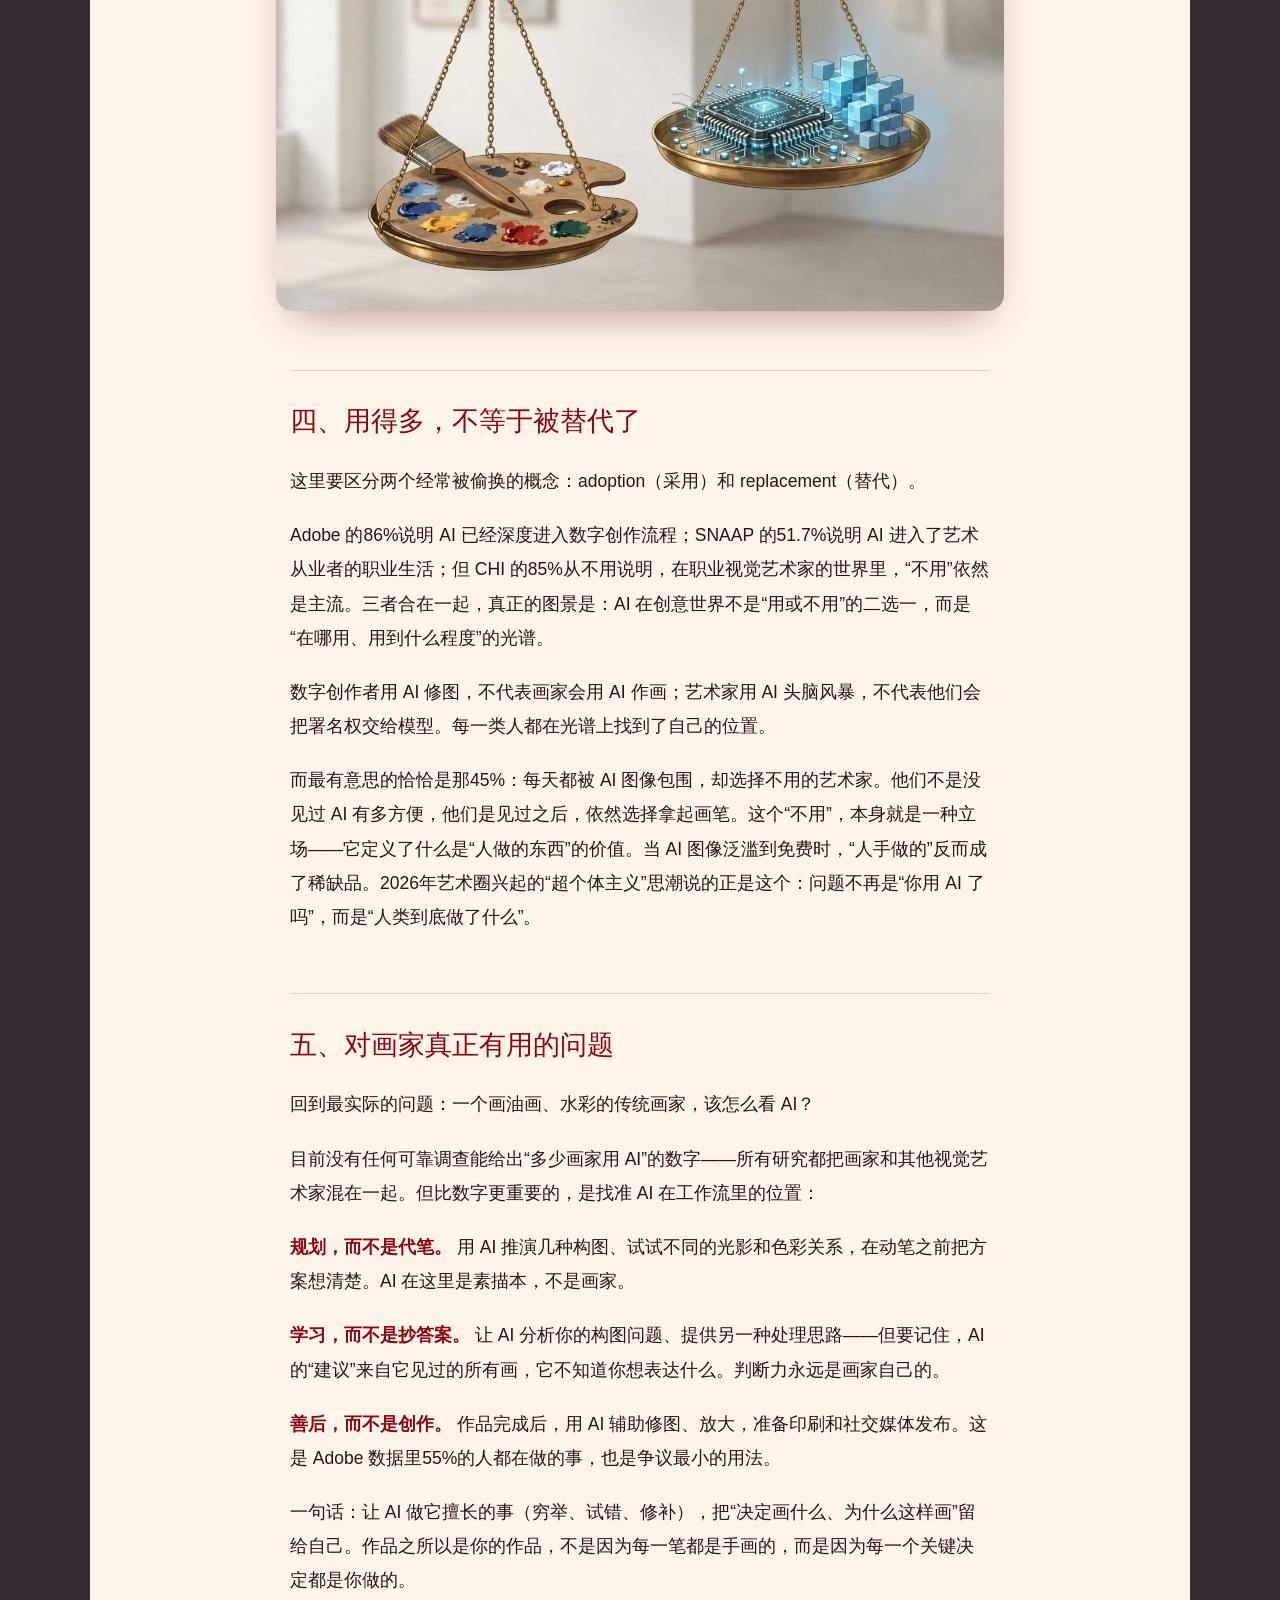
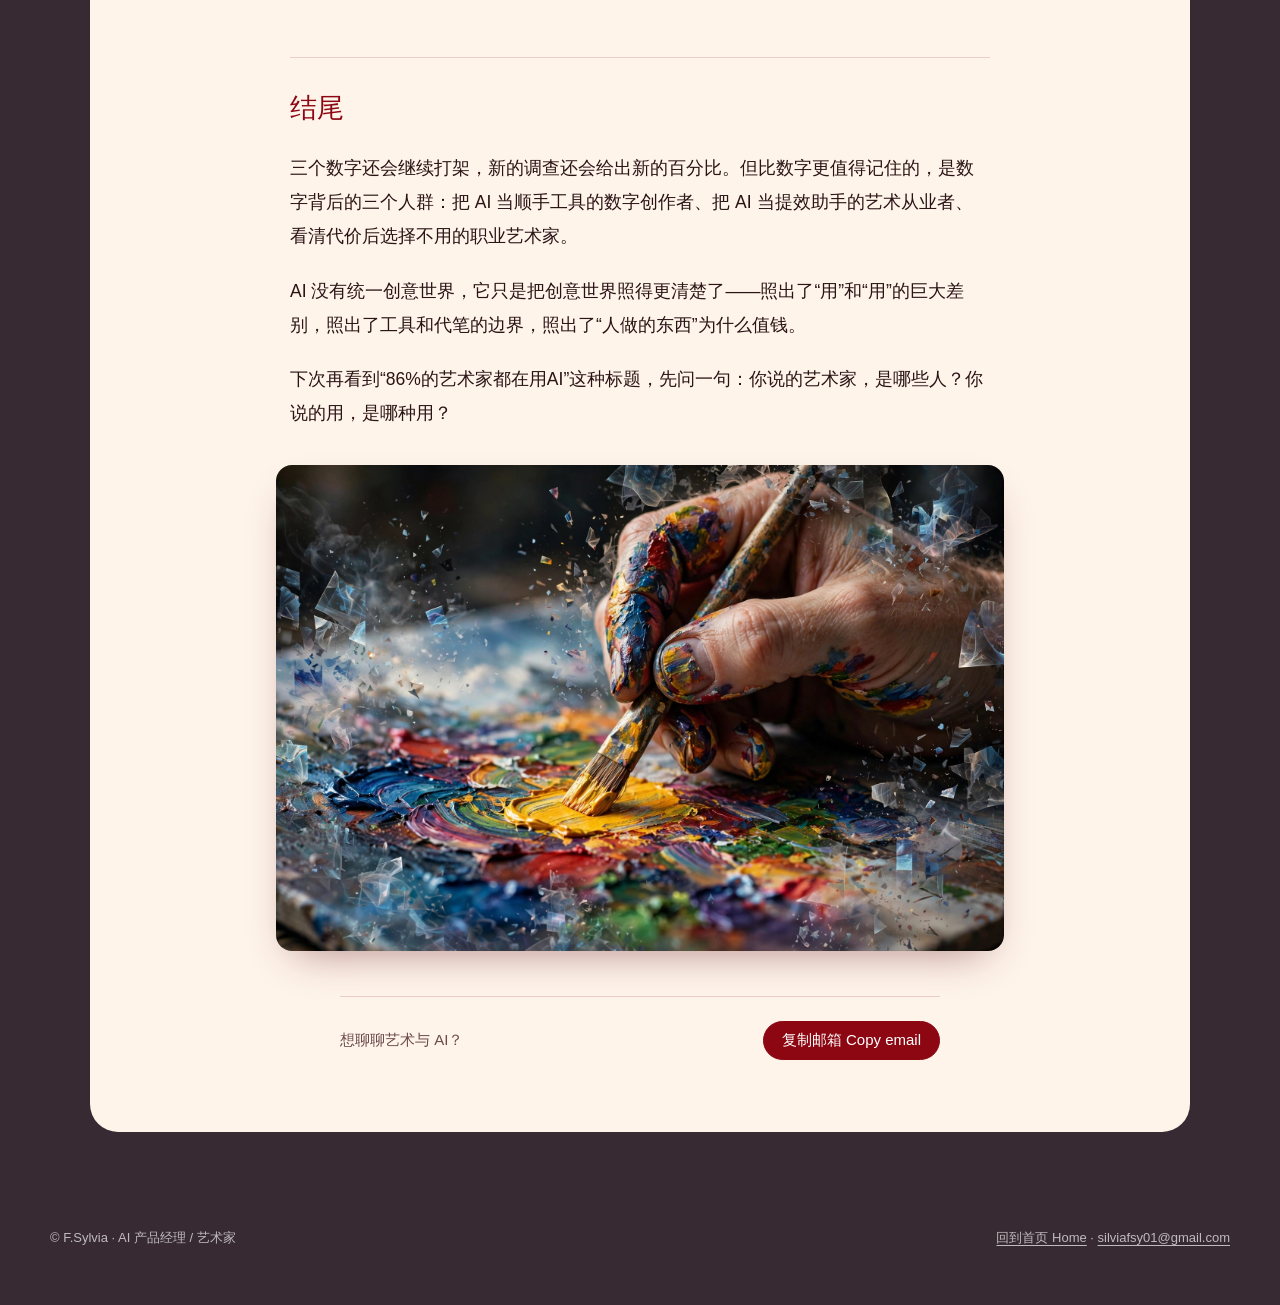
<file: article-artist-ai.html>
<!doctype html>
<html lang="zh-CN">
<head>
<meta charset="utf-8" />
<meta name="viewport" content="width=device-width, initial-scale=1, viewport-fit=cover" />
<title>艺术家到底用不用AI？三个数字，三个世界 — F.Sylvia</title>
<meta name="description" content="从 86%、51.7% 和 85% 三组数据出发，辨析不同创作者如何使用或拒绝 AI。" />
<link rel="stylesheet" href="https://db.onlinewebfonts.com/c/5ac3fe7c6abd2f62067f266d89671492?family=HelveticaNowDisplay-Medium" />
<link rel="stylesheet" href="https://db.onlinewebfonts.com/c/1aa3377e489837a26d019bba501e779d?family=HelveticaNowDisplayW01-Rg" />
<link rel="stylesheet" href="assets/site.css" />
</head>
<body>
  <nav class="nav">
    <a class="logo" href="index.html"><span class="logo-text">F.Sylvia®</span><span class="logo-star">首页</span></a>
    <div class="links">
      <a href="about.html">关于我<small>About</small></a><span>,&nbsp;</span>
      <a href="products.html">AI 产品<small>AI Products</small></a><span>,&nbsp;</span>
      <a href="art.html">艺术作品<small>Art</small></a><span>,&nbsp;</span>
      <a href="content.html" class="active" aria-current="page">我的思考<small>Thoughts</small></a>
    </div>
    <a class="cta" href="about.html#contact">联系我<small>Contact</small></a>
    <button class="burger" id="burger" aria-label="打开菜单 Menu"><span></span><span></span><span></span></button>
  </nav>
  <div class="overlay m-links" id="overlay">
    <a href="index.html">首页<small>Home</small></a>
    <a href="about.html">关于我<small>About</small></a>
    <a href="products.html">AI 产品<small>AI Products</small></a>
    <a href="art.html">艺术作品<small>Art</small></a>
    <a href="content.html">我的思考<small>Thoughts</small></a>
    <a href="about.html#contact" class="u">联系我<small>Contact</small></a>
  </div>

  <main class="wrap">
    <style>
      .art-head { padding: 56px 0 40px; max-width: 860px; }
      .back { display: inline-flex; gap: 8px; font-size: 14px; color: var(--muted); margin-bottom: 28px; }
      .back:hover { color: #fff; }
      .art-title { font-family: var(--font-heading); font-weight: 500; font-size: clamp(30px, 5vw, 54px); line-height: 1.18; letter-spacing: -0.02em; text-wrap: balance; }
      .art-meta { display: flex; flex-wrap: wrap; gap: 10px 18px; margin-top: 22px; color: var(--muted); font-size: 14px; }
      .art-card { background: var(--cream); color: #2a1416; border-radius: 28px; padding: clamp(28px, 6vw, 72px) clamp(20px, 7vw, 96px); margin-bottom: 56px; }
      .art-body { max-width: 40em; margin: 0 auto; font-size: 17.5px; line-height: 1.95; }
      .art-body p { margin: 0 0 1.15em; }
      .art-body > p:first-child { font-size: 1.12em; color: #8c0712; }
      .art-body h2 { font-family: var(--font-heading); font-weight: 500; font-size: clamp(22px, 2.8vw, 27px); line-height: 1.35; color: #8c0712; margin: 2.2em 0 .9em; padding-top: 1.2em; border-top: 1px solid rgba(140, 7, 18, .16); }
      .art-body strong { color: #8c0712; font-weight: 600; }
      .art-body .pull { font-family: var(--font-heading); font-size: 1.3em; line-height: 1.5; color: #8c0712; border-left: 3px solid #c7202b; padding: .2em 0 .2em 1em; margin: 1.4em 0; }
      .art-fig { margin: 2em -2%; }
      .art-fig img { width: 100%; height: auto; border-radius: 16px; box-shadow: 0 18px 40px -18px rgba(80, 0, 10, .45); }
      .art-foot { max-width: 40em; margin: 3em auto 0; padding-top: 1.6em; border-top: 1px solid rgba(140, 7, 18, .16); display: flex; flex-wrap: wrap; gap: 12px; justify-content: space-between; align-items: center; font-size: 15px; color: #6b4a4c; }
      .art-foot .btn { background: var(--red); border-color: var(--red); color: #fff; }
      @media (max-width: 600px) { .art-body { font-size: 16.5px; line-height: 1.9; } }
    </style>

    <header class="art-head">
      <a class="back" href="content.html">← 返回我的思考 Back to Thoughts</a>
      <p class="eyebrow">文章 Article · 艺术思考</p>
      <h1 class="art-title">艺术家到底用不用AI？三个数字，三个世界</h1>
      <div class="art-meta"><span>Sylvia</span><span>2026.09</span><span>约 7 分钟阅读</span><span>艺术 · AI · 创作</span></div>
    </header>

    <article class="art-card">
      <div class="art-body">
        <p>关于“艺术家用不用AI”，现在流传着三个互相打架的数字：86%、51.7%、85%。第一个说几乎所有人都在用，第三个说绝大多数人根本不用。它们不可能都对——但真相是，它们都对。只是它们说的不是同一群人。</p>

        <figure class="art-fig"><img src="assets/posts/artist-ai-1.jpeg" alt="艺术家在工作室中作画，旁边的电脑显示同一幅风景作品" loading="lazy" /></figure>

        <h2>一、三个数字，三个世界</h2>
        <p>86%，来自 Adobe 2025年对16000多名数字内容创作者的调查，覆盖美、英、法、德、韩、日、印、澳八国。86%的人说自己在主动使用生成式AI。但注意这个样本的画像：主要是 Z 世代和千禧一代的新兴创作者，他们的工作本来就活在软件里——剪视频、做播客、运营账号。对他们来说，AI 不是“要不要背叛艺术”的问题，是“顺手好不好用”的问题。</p>
        <p>51.7%，来自美国 SNAAP 项目2025年对2000多名艺术设计专业校友的调查。一半多的人说在专业场景里用过生成式AI。但他们的用法很说明问题：主要是提效、头脑风暴、修改润色，而不是替代创作。AI 在这里是个“得力助手”，不是“执笔的人”。</p>
        <p>85%从不用，来自2026年 CHI 会议上发表的一项研究：378位经过验证的职业视觉艺术家——插画师、平面设计师、影像师、纹身师——85%说工作中从不用生成式AI，88%从不用图像生成AI。更有意思的是，45%的人每天都会在工作中碰到AI生成的图像，25%每周都会碰到。他们活在 AI 的包围里，却选择不用。</p>
        <p>三个数字打架，不是因为有人撒谎，而是因为“艺术家”这个词里装了太多不同的人。争论“艺术家用不用AI”，就像争论“中国人爱不爱吃辣”——不先定义是谁，数字毫无意义。</p>

        <h2>二、“用AI”到底在说什么？</h2>
        <p>第二个被混淆的概念，是“用”字。</p>
        <p>Adobe 的数据里藏着一个关键细节：创作者用 AI 最多的三件事，是55%的编辑、放大与增强，52%生成新素材，48%头脑风暴。排第一的不是“生成”，是“修”。</p>
        <p>用 AI 去掉照片里多余的路人、把老照片放大修复、让 AI 帮你想五个构图方案——和用 AI 一句话生成整张“作品”，是两种完全不同的事。前者是工具，后者是代笔。但很多调查问卷只问一句“你用生成式AI吗”，把抠图的和代笔的装进同一个数字里。</p>
        <p>这就是为什么数字会打架：我们连“用”都没定义清楚，就开始争论“用不用”。一个画家用 AI 放大作品照片准备印刷，和一个“艺术家”用 AI 生成整张画拿去参展，在统计表上都是“用了AI”。这种统计，除了制造焦虑，什么都说明不了。</p>

        <h2>三、职业艺术家为什么选择不用？</h2>
        <p>CHI 研究里还有一句值得细品：大多数受访者对生成式AI持强烈反对态度，担心它影响自己的职业和工作条件。</p>
        <p>这不是“学不会新工具”的保守。2024年一项对459位艺术家的调查显示，他们最集中的担忧是四个词：透明度、所有权、公平性——我的作品是不是在未经同意的情况下被拿去训练了？AI 生成的东西要不要披露？谁拥有 AI 辅助作品的版权？AI 公司该不该给艺术家补偿？</p>
        <p>工具免费，不等于代价为零。对职业艺术家来说，用 AI 的代价可能是：自己的风格被模型学会，变成任何人都能调用的“滤镜”；自己的作品成为训练数据，却分不到一分钱。他们抵制的不是技术，是这套技术背后的分配方式。这和当年摄影师抵制数码相机完全不同——数码相机没有拿走任何人的底片去训练自己。</p>
        <p>所以“85%不用”这个数字，读法应该是：在看清代价之后，大多数职业艺术家做出了一个清醒的选择。不是无知，是拒绝。</p>

        <figure class="art-fig"><img src="assets/posts/artist-ai-2.jpeg" alt="天平两端分别放着画笔调色板和发光的人工智能芯片" loading="lazy" /></figure>

        <h2>四、用得多，不等于被替代了</h2>
        <p>这里要区分两个经常被偷换的概念：adoption（采用）和 replacement（替代）。</p>
        <p>Adobe 的86%说明 AI 已经深度进入数字创作流程；SNAAP 的51.7%说明 AI 进入了艺术从业者的职业生活；但 CHI 的85%从不用说明，在职业视觉艺术家的世界里，“不用”依然是主流。三者合在一起，真正的图景是：AI 在创意世界不是“用或不用”的二选一，而是“在哪用、用到什么程度”的光谱。</p>
        <p>数字创作者用 AI 修图，不代表画家会用 AI 作画；艺术家用 AI 头脑风暴，不代表他们会把署名权交给模型。每一类人都在光谱上找到了自己的位置。</p>
        <p>而最有意思的恰恰是那45%：每天都被 AI 图像包围，却选择不用的艺术家。他们不是没见过 AI 有多方便，他们是见过之后，依然选择拿起画笔。这个“不用”，本身就是一种立场——它定义了什么是“人做的东西”的价值。当 AI 图像泛滥到免费时，“人手做的”反而成了稀缺品。2026年艺术圈兴起的“超个体主义”思潮说的正是这个：问题不再是“你用 AI 了吗”，而是“人类到底做了什么”。</p>

        <h2>五、对画家真正有用的问题</h2>
        <p>回到最实际的问题：一个画油画、水彩的传统画家，该怎么看 AI？</p>
        <p>目前没有任何可靠调查能给出“多少画家用 AI”的数字——所有研究都把画家和其他视觉艺术家混在一起。但比数字更重要的，是找准 AI 在工作流里的位置：</p>
        <p><strong>规划，而不是代笔。</strong> 用 AI 推演几种构图、试试不同的光影和色彩关系，在动笔之前把方案想清楚。AI 在这里是素描本，不是画家。</p>
        <p><strong>学习，而不是抄答案。</strong> 让 AI 分析你的构图问题、提供另一种处理思路——但要记住，AI 的“建议”来自它见过的所有画，它不知道你想表达什么。判断力永远是画家自己的。</p>
        <p><strong>善后，而不是创作。</strong> 作品完成后，用 AI 辅助修图、放大，准备印刷和社交媒体发布。这是 Adobe 数据里55%的人都在做的事，也是争议最小的用法。</p>
        <p>一句话：让 AI 做它擅长的事（穷举、试错、修补），把“决定画什么、为什么这样画”留给自己。作品之所以是你的作品，不是因为每一笔都是手画的，而是因为每一个关键决定都是你做的。</p>

        <h2>结尾</h2>
        <p>三个数字还会继续打架，新的调查还会给出新的百分比。但比数字更值得记住的，是数字背后的三个人群：把 AI 当顺手工具的数字创作者、把 AI 当提效助手的艺术从业者、看清代价后选择不用的职业艺术家。</p>
        <p>AI 没有统一创意世界，它只是把创意世界照得更清楚了——照出了“用”和“用”的巨大差别，照出了工具和代笔的边界，照出了“人做的东西”为什么值钱。</p>
        <p>下次再看到“86%的艺术家都在用AI”这种标题，先问一句：你说的艺术家，是哪些人？你说的用，是哪种用？</p>

        <figure class="art-fig"><img src="assets/posts/artist-ai-3.jpeg" alt="沾满颜料的手握着画笔，周围像玻璃般破碎" loading="lazy" /></figure>
      </div>
      <div class="art-foot">
        <span>想聊聊艺术与 AI？</span>
        <button class="btn" type="button" data-copy="silviafsy01@gmail.com">复制邮箱 Copy email</button>
      </div>
    </article>
  </main>

  <footer class="wrap foot">
    <span>© F.Sylvia · AI 产品经理 / 艺术家</span>
    <span><a href="index.html">回到首页 Home</a> · <button type="button" data-copy="silviafsy01@gmail.com" style="background:none;border:0;text-decoration:underline;text-underline-offset:3px">silviafsy01@gmail.com</button></span>
  </footer>
  <script src="assets/site.js"></script>
</body>
</html>
</file>
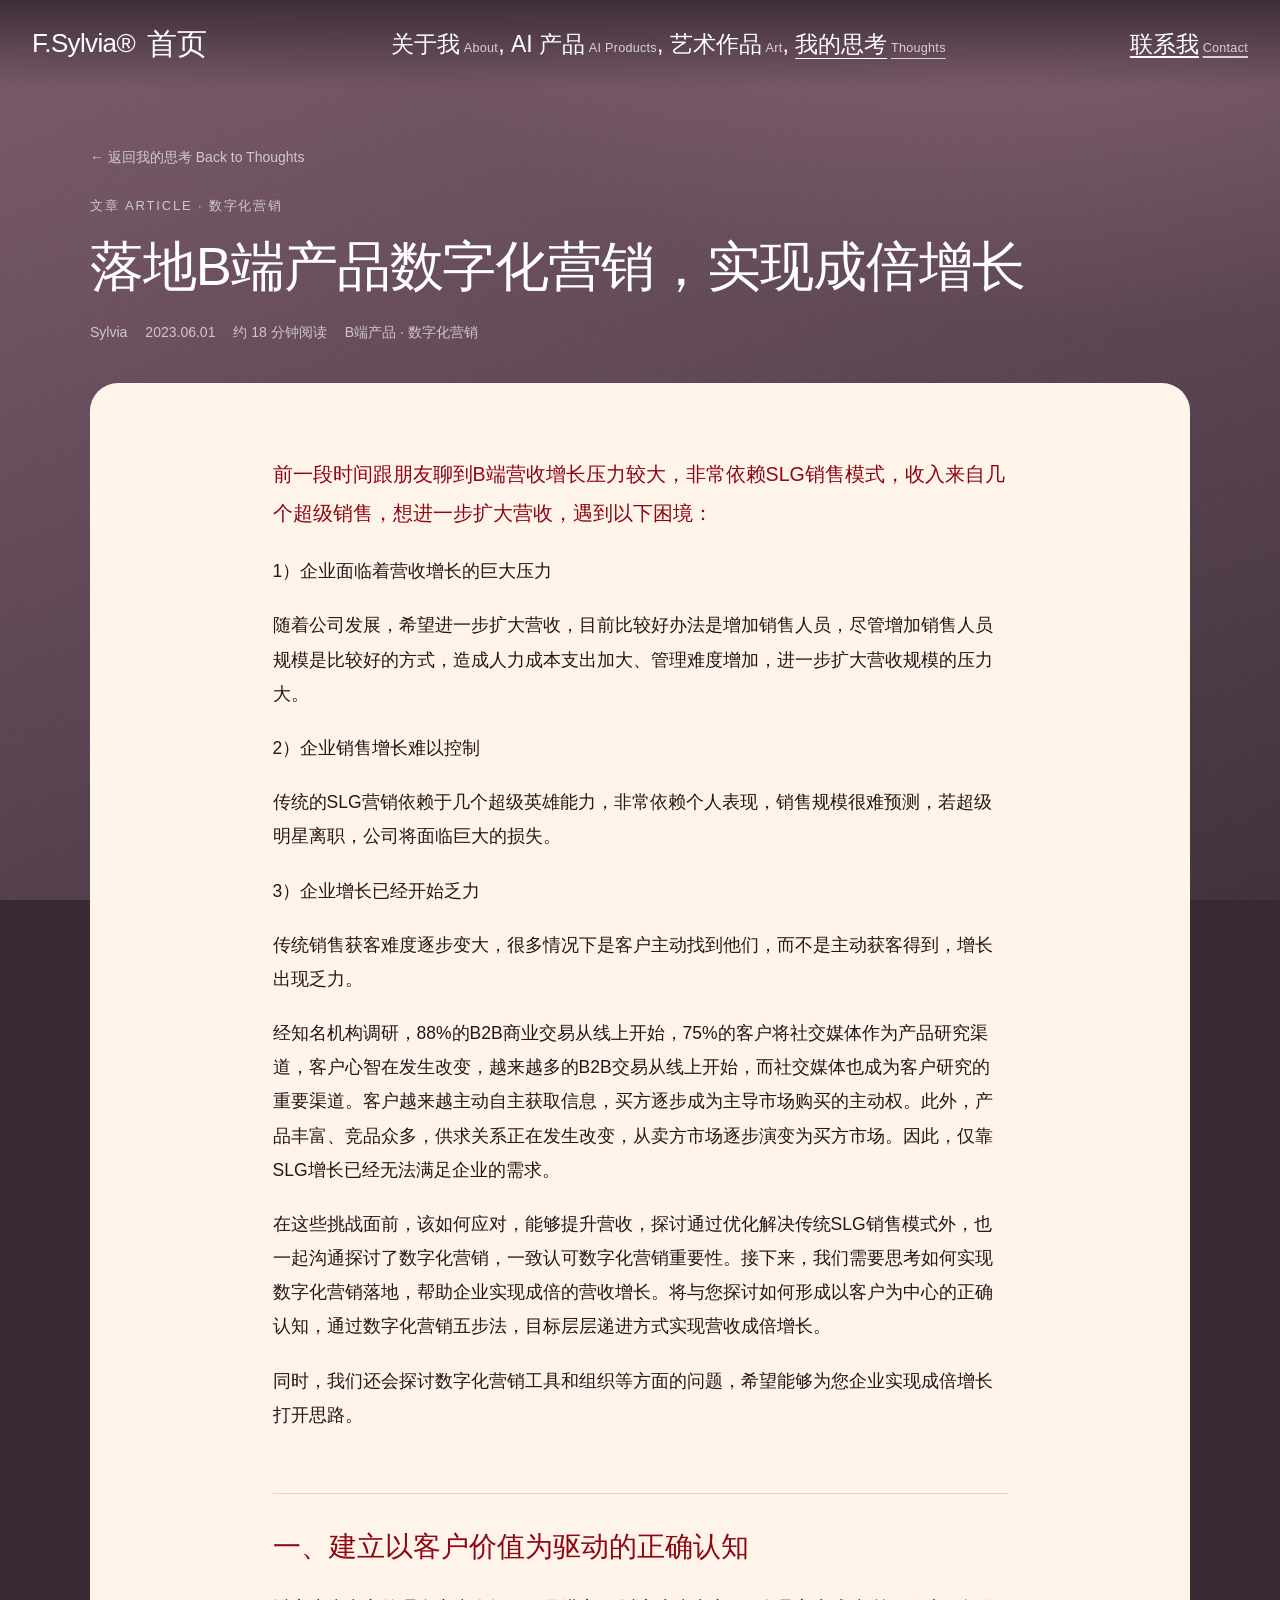
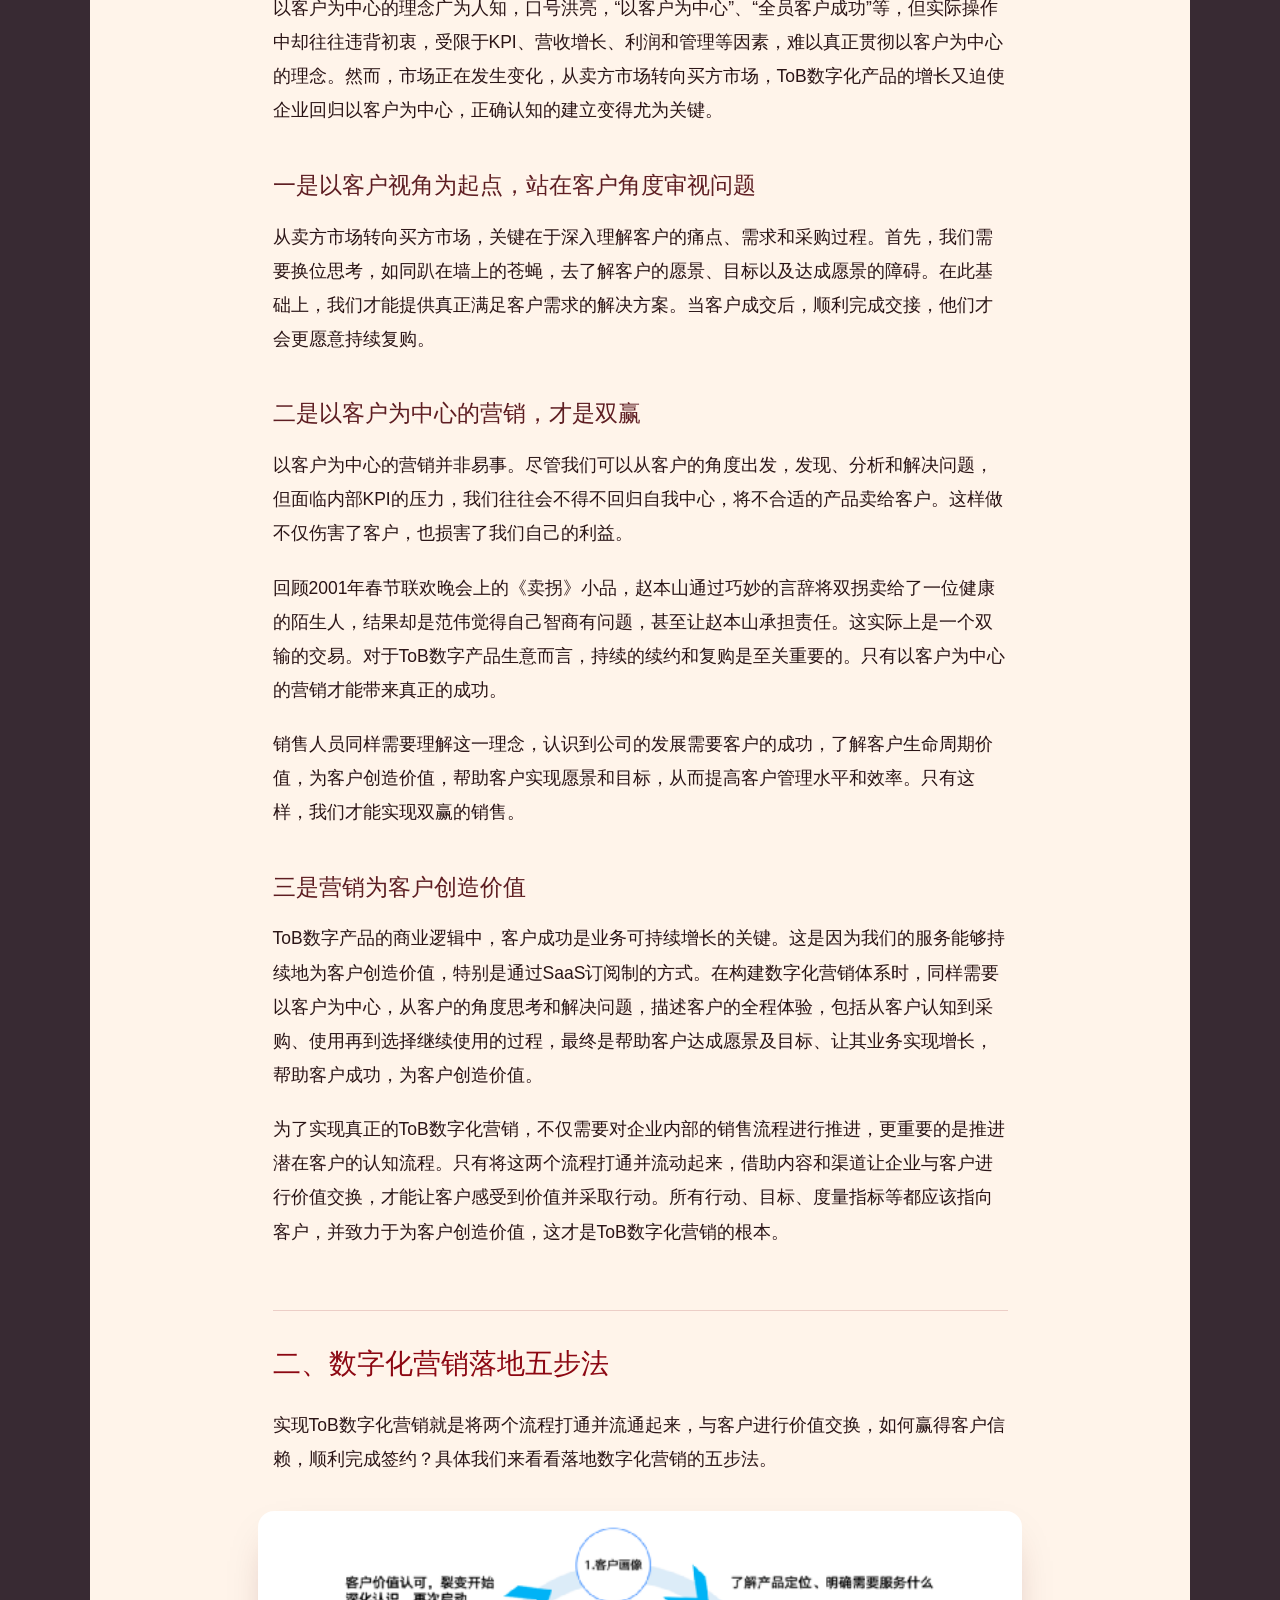
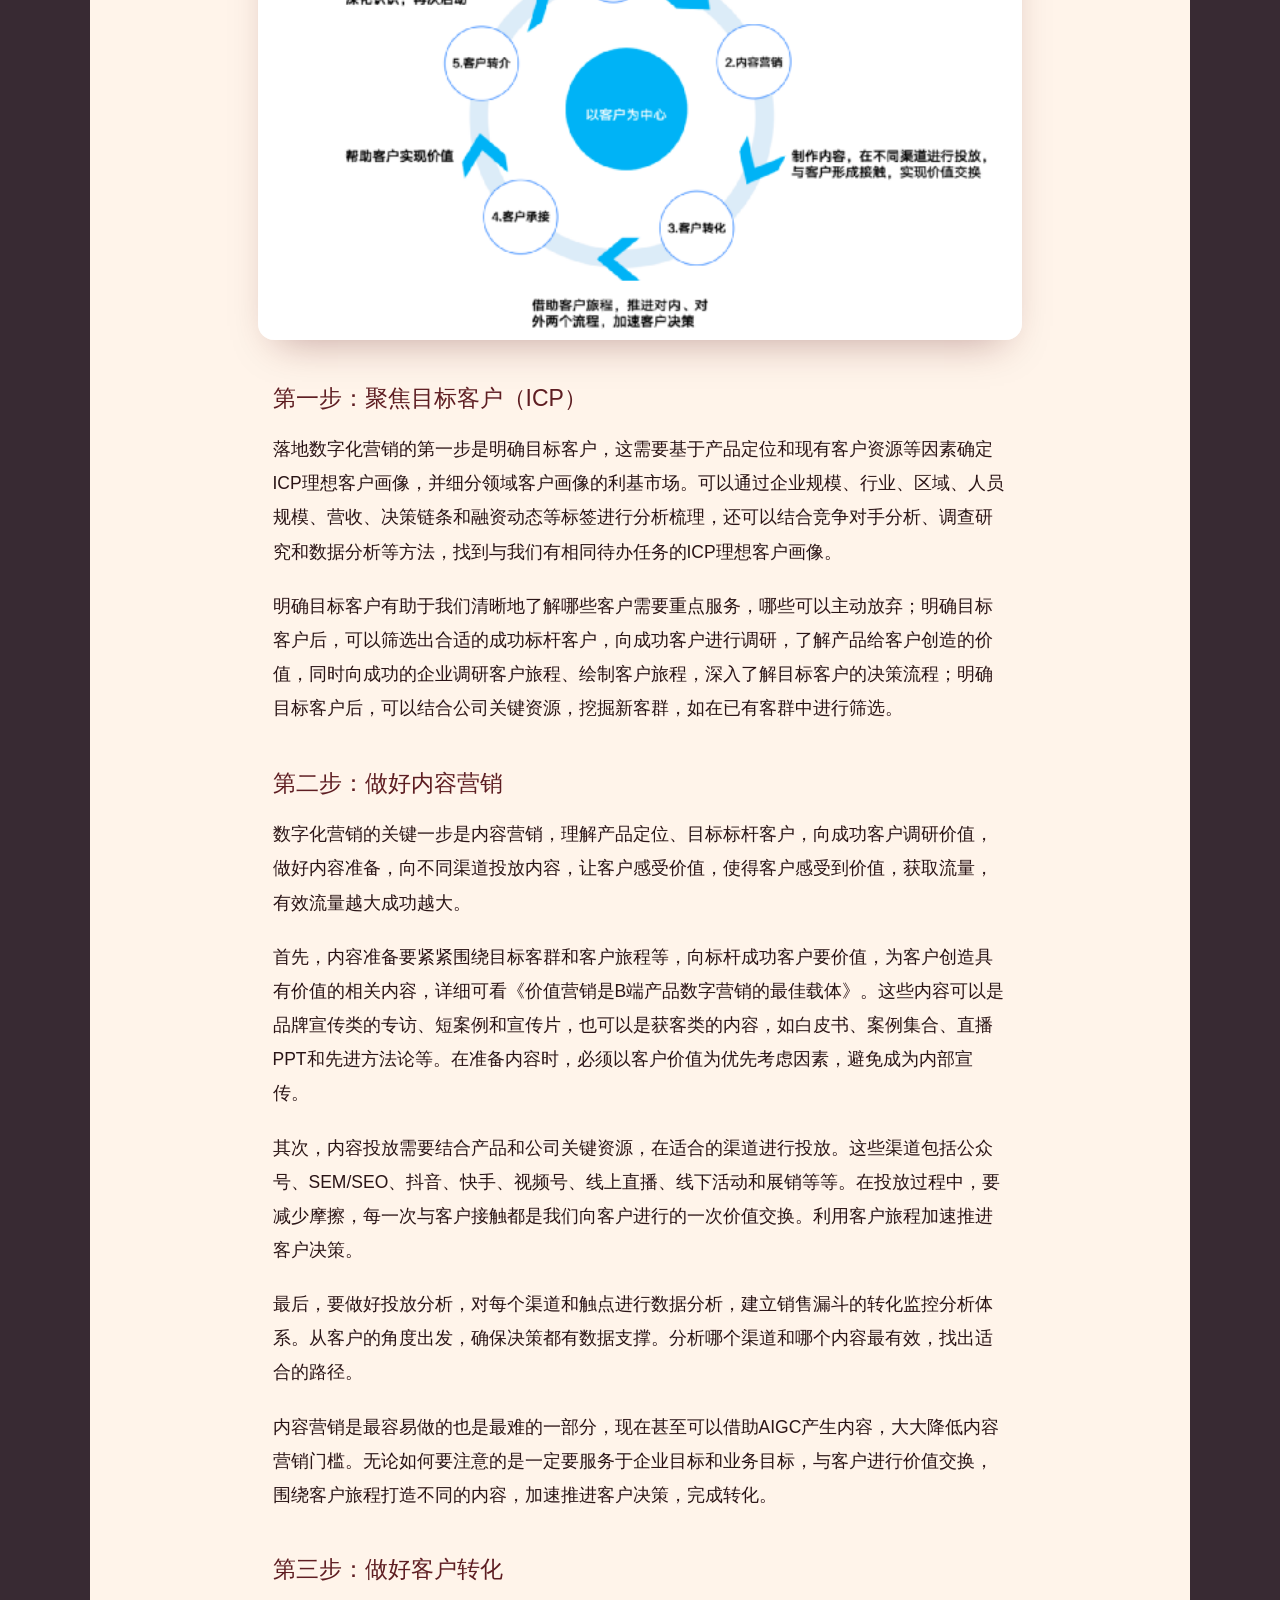
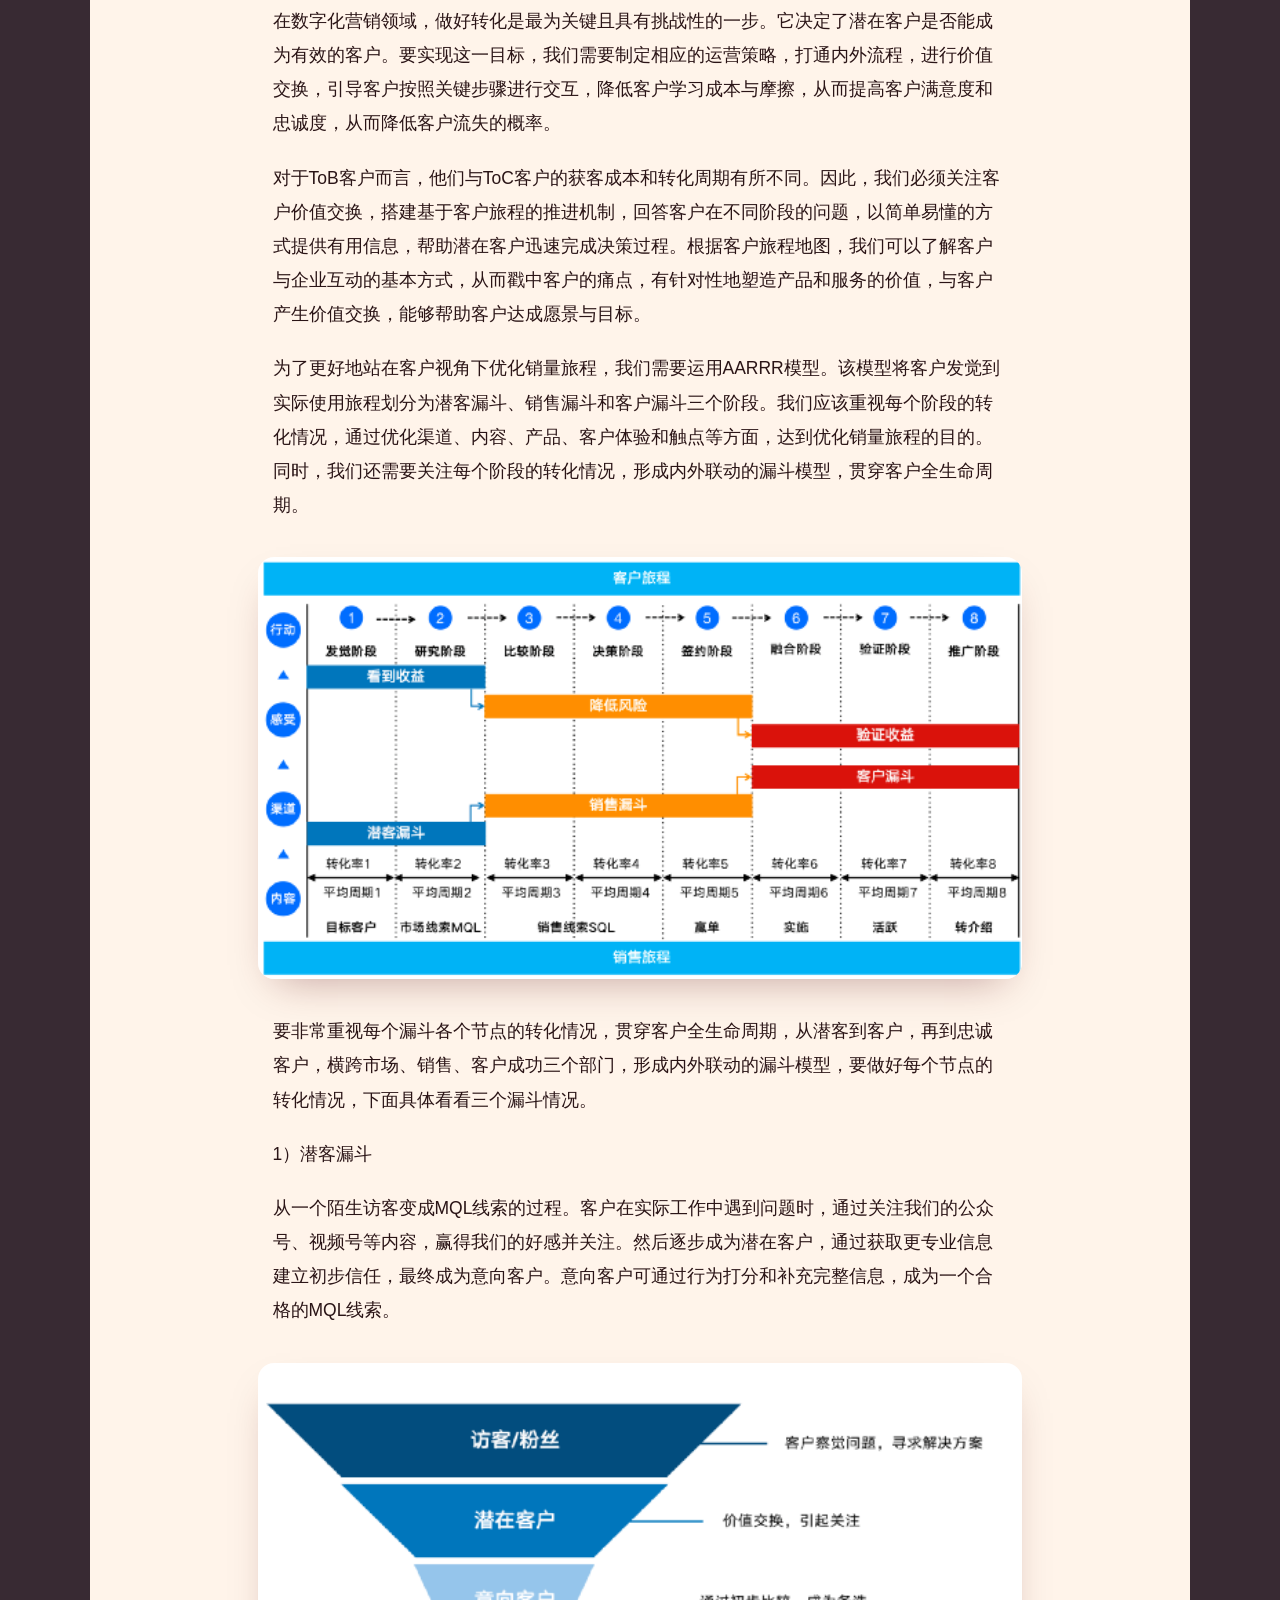
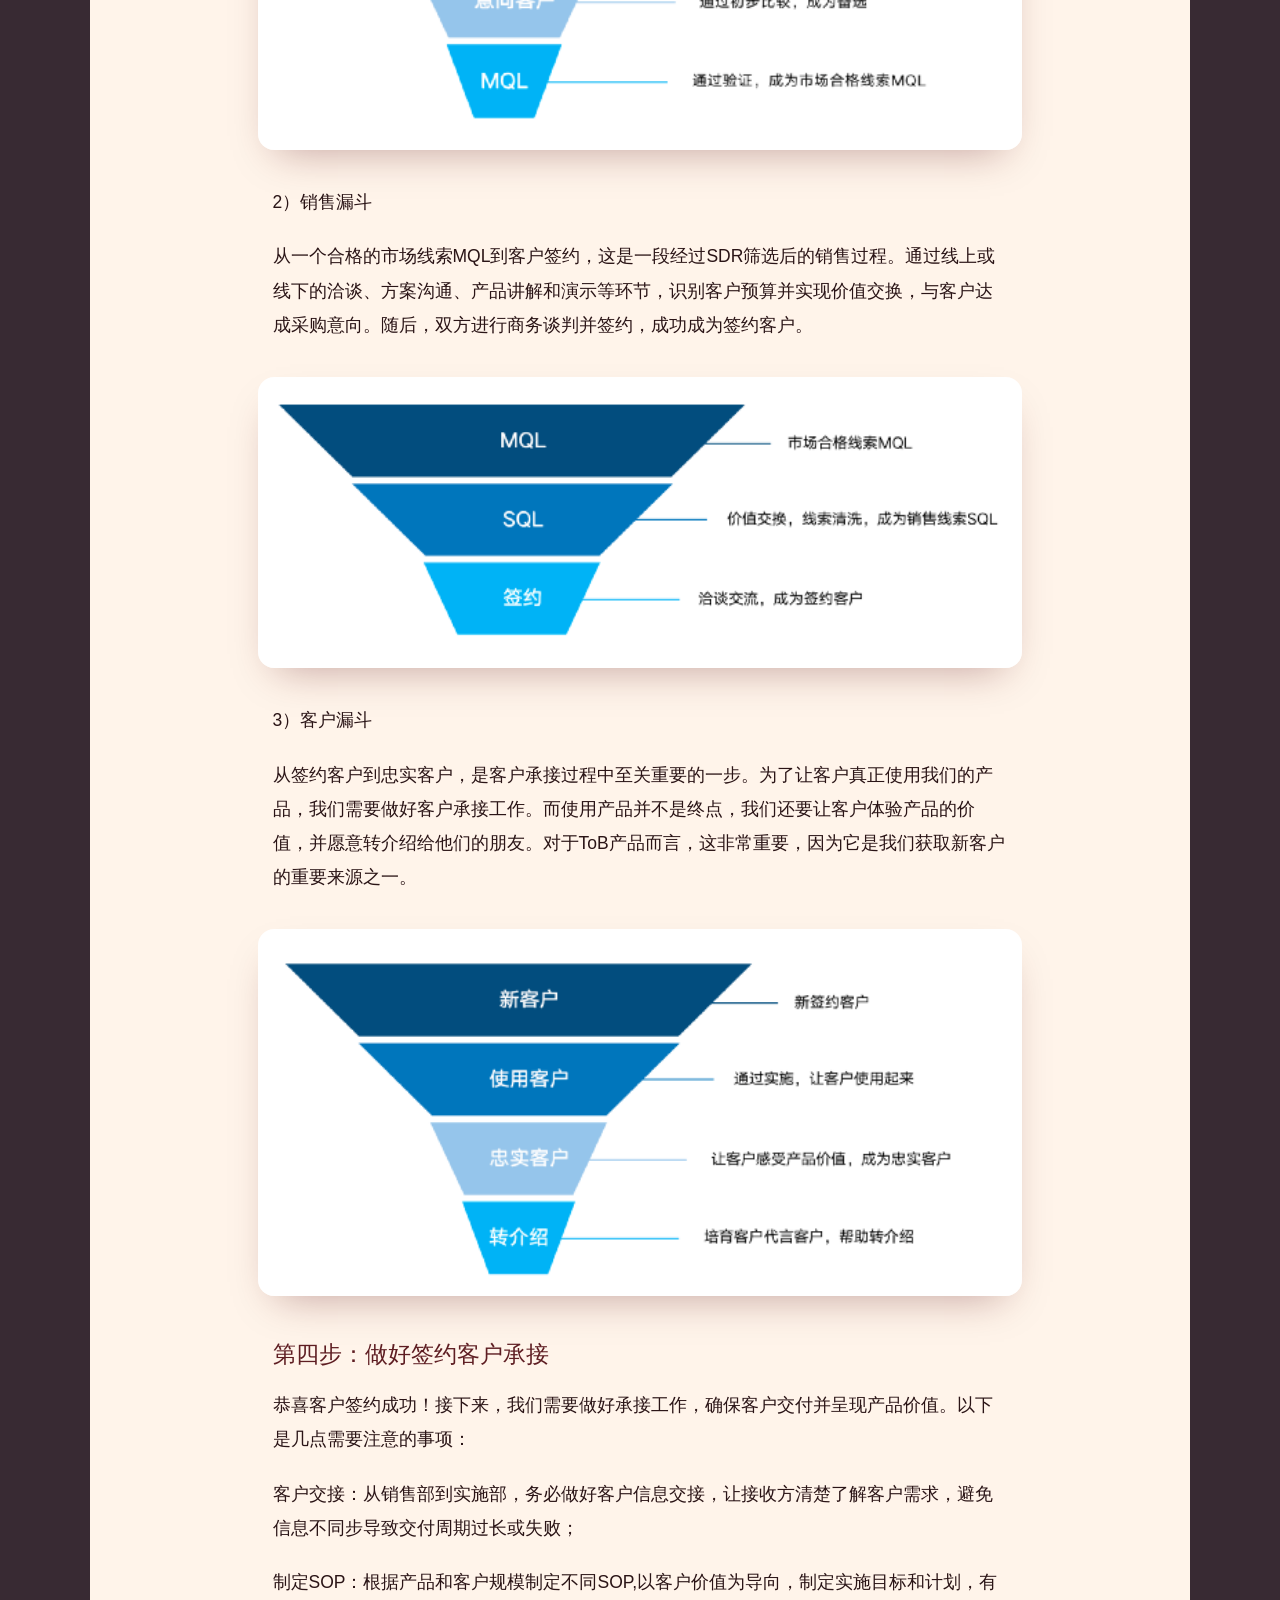
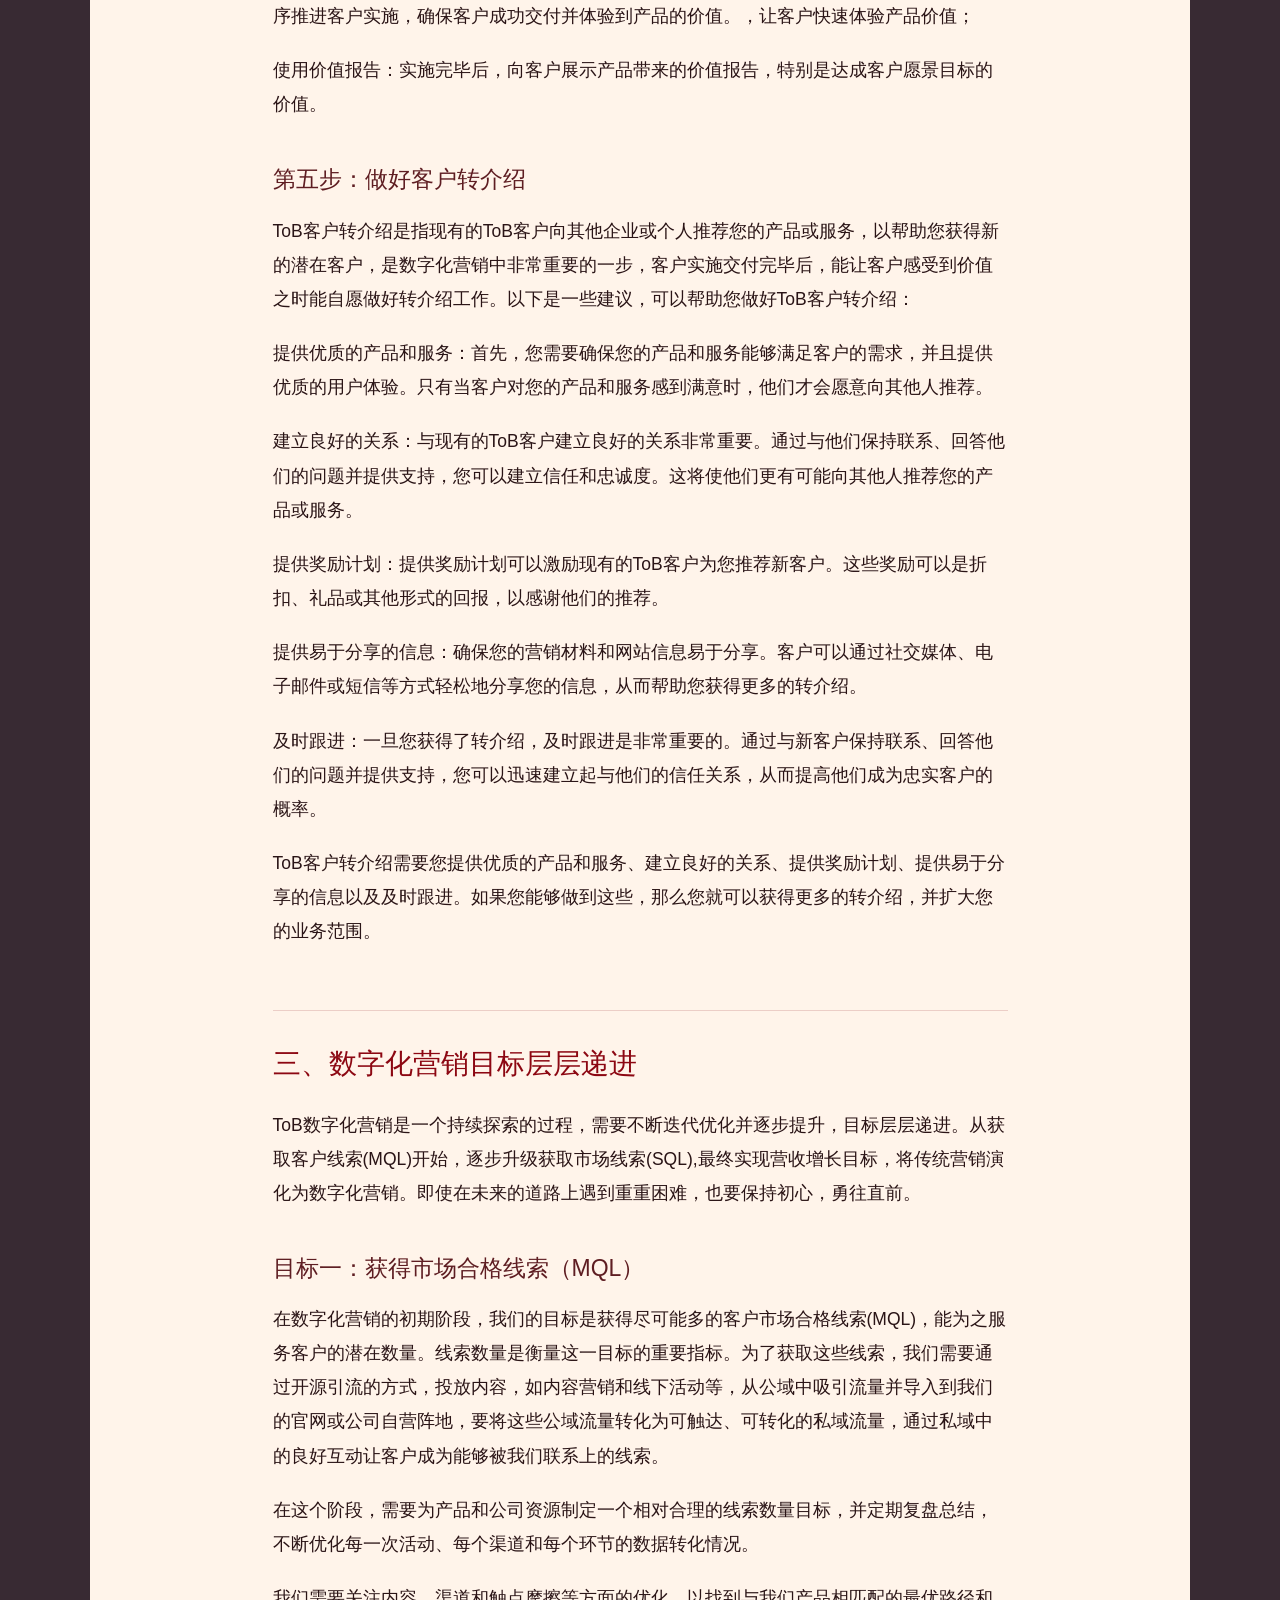
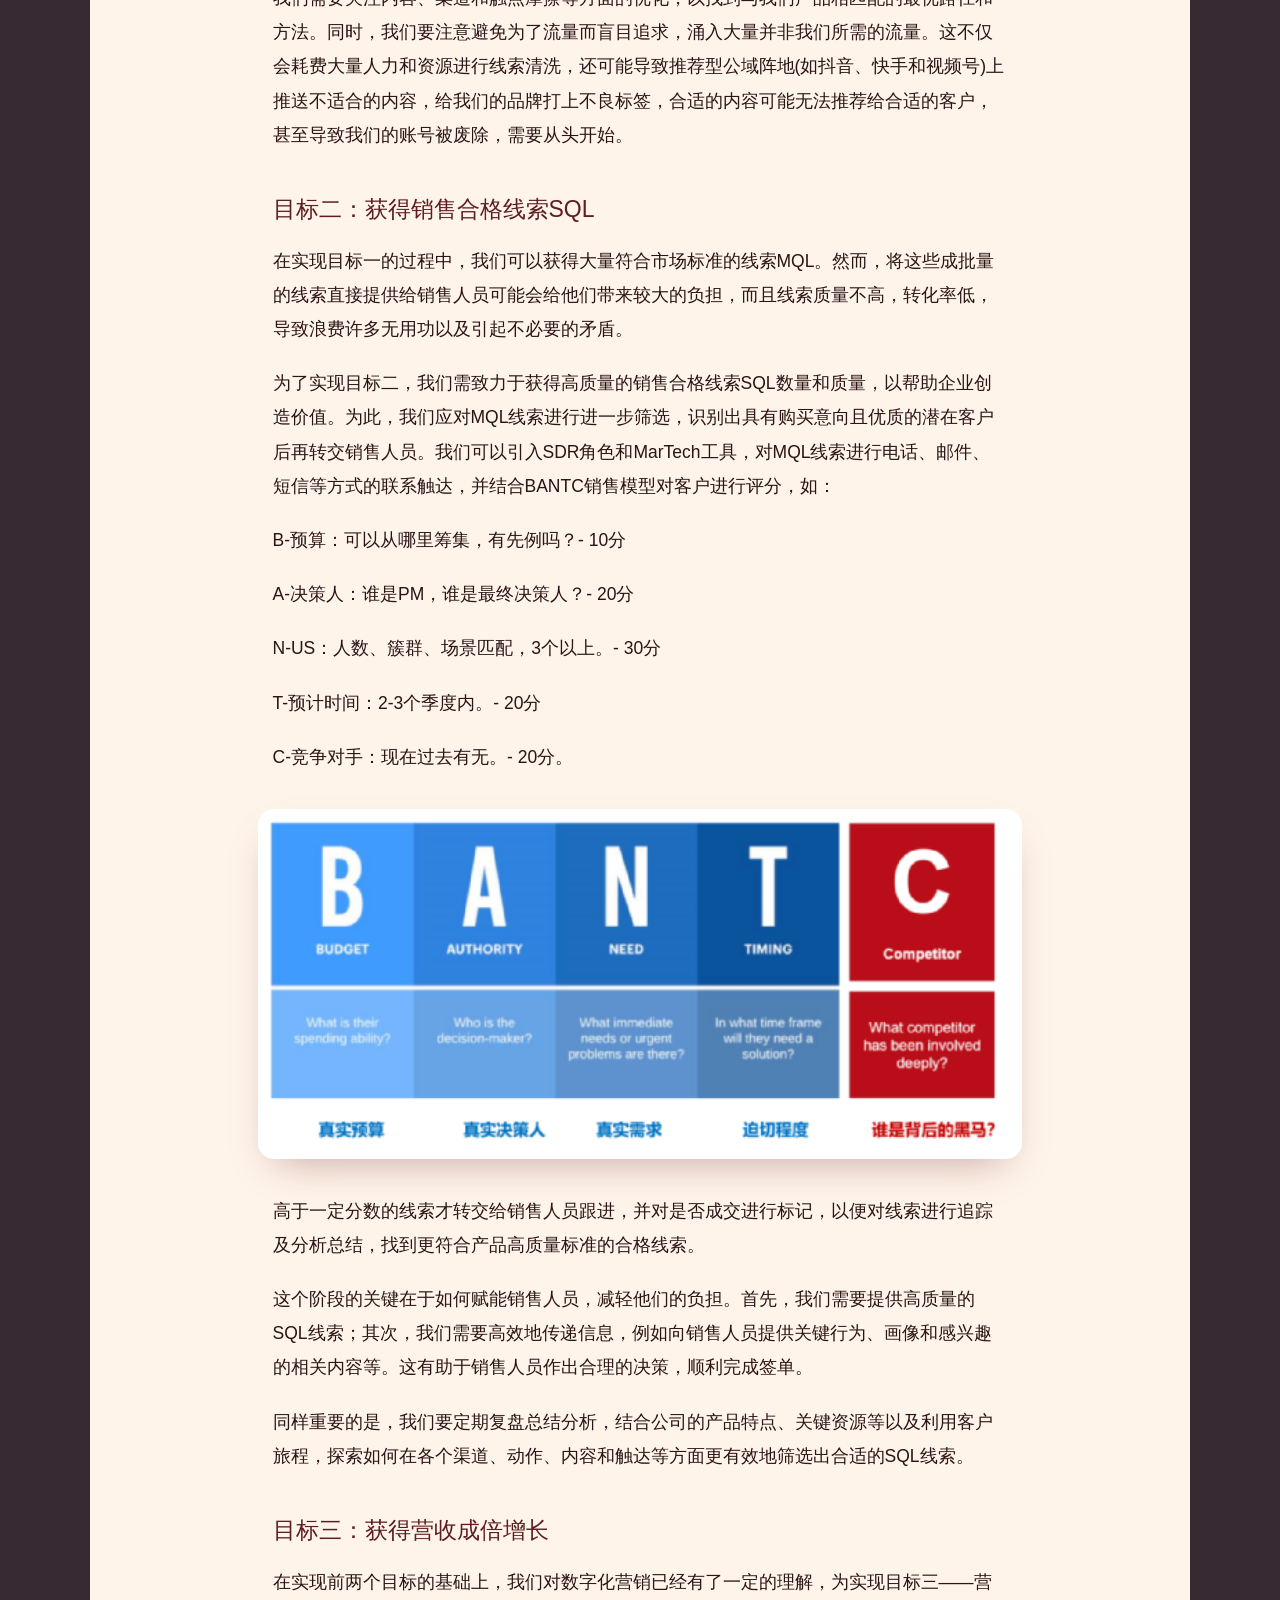
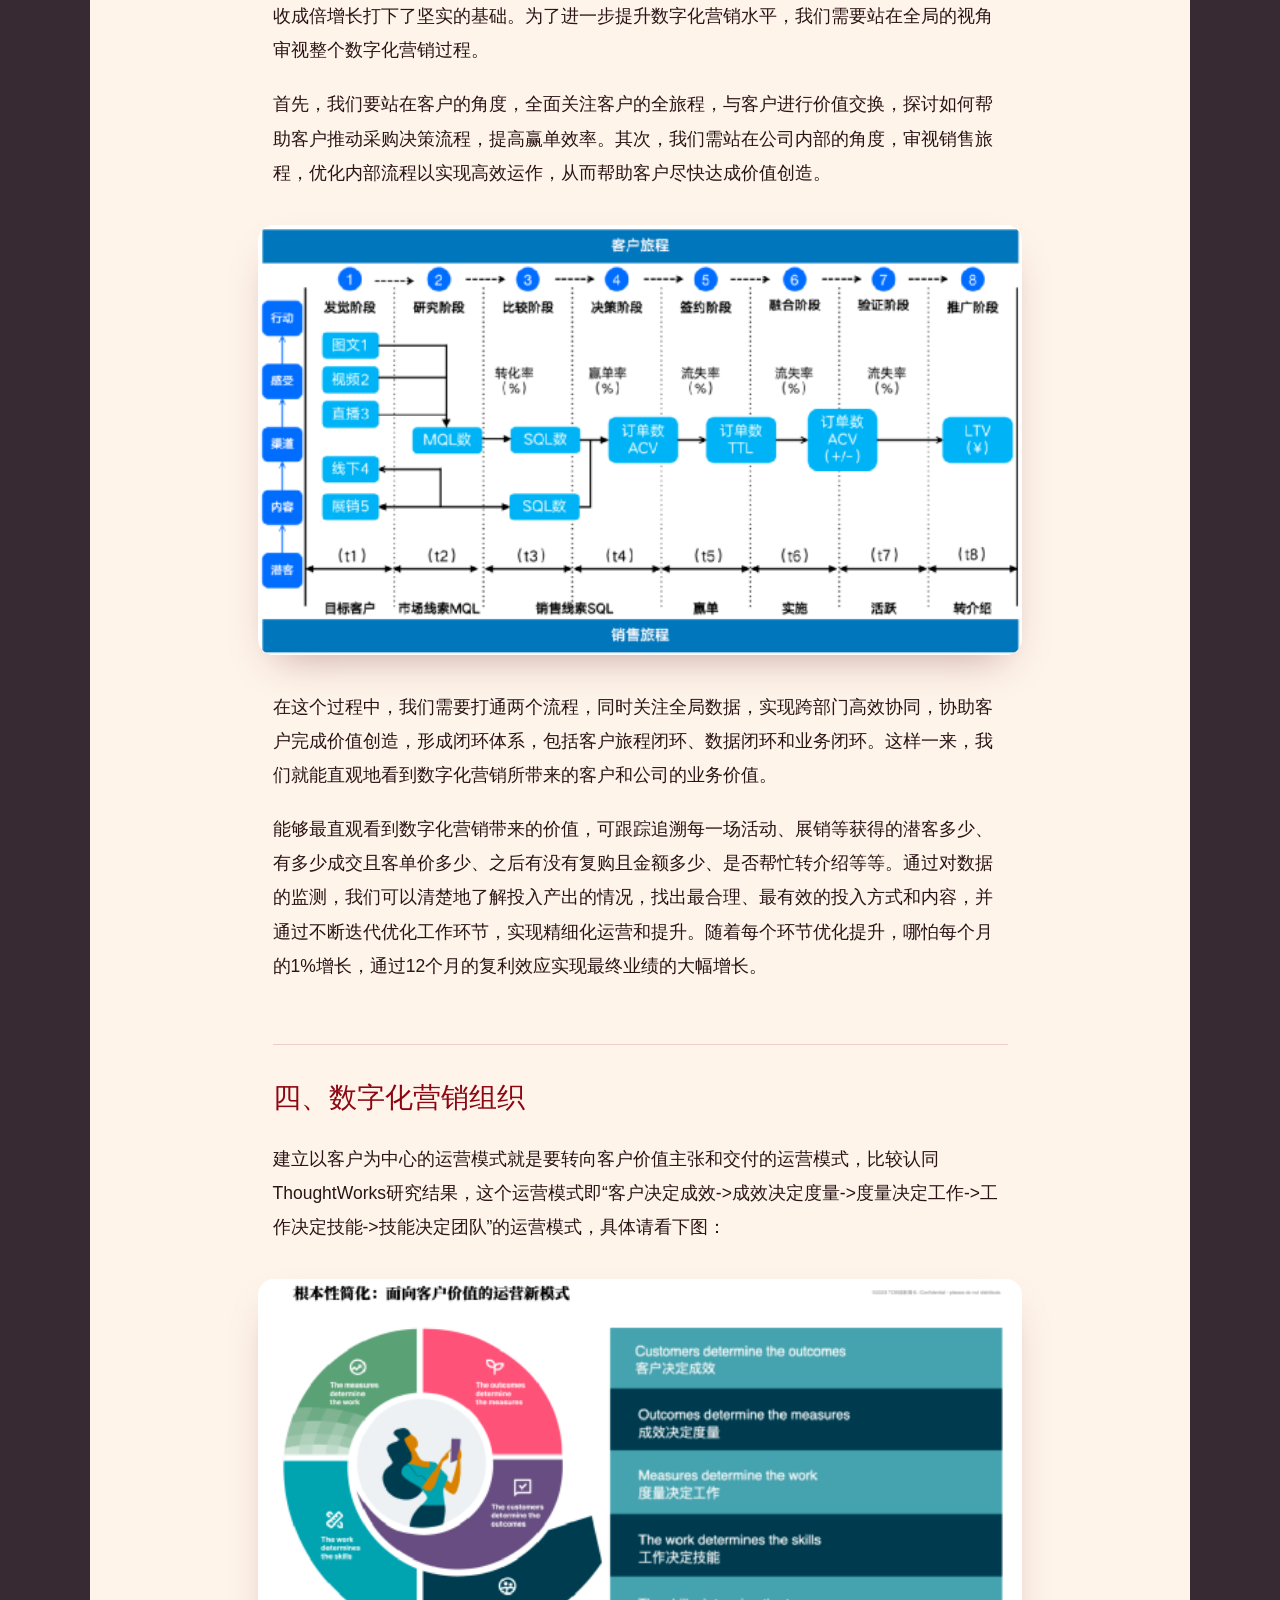
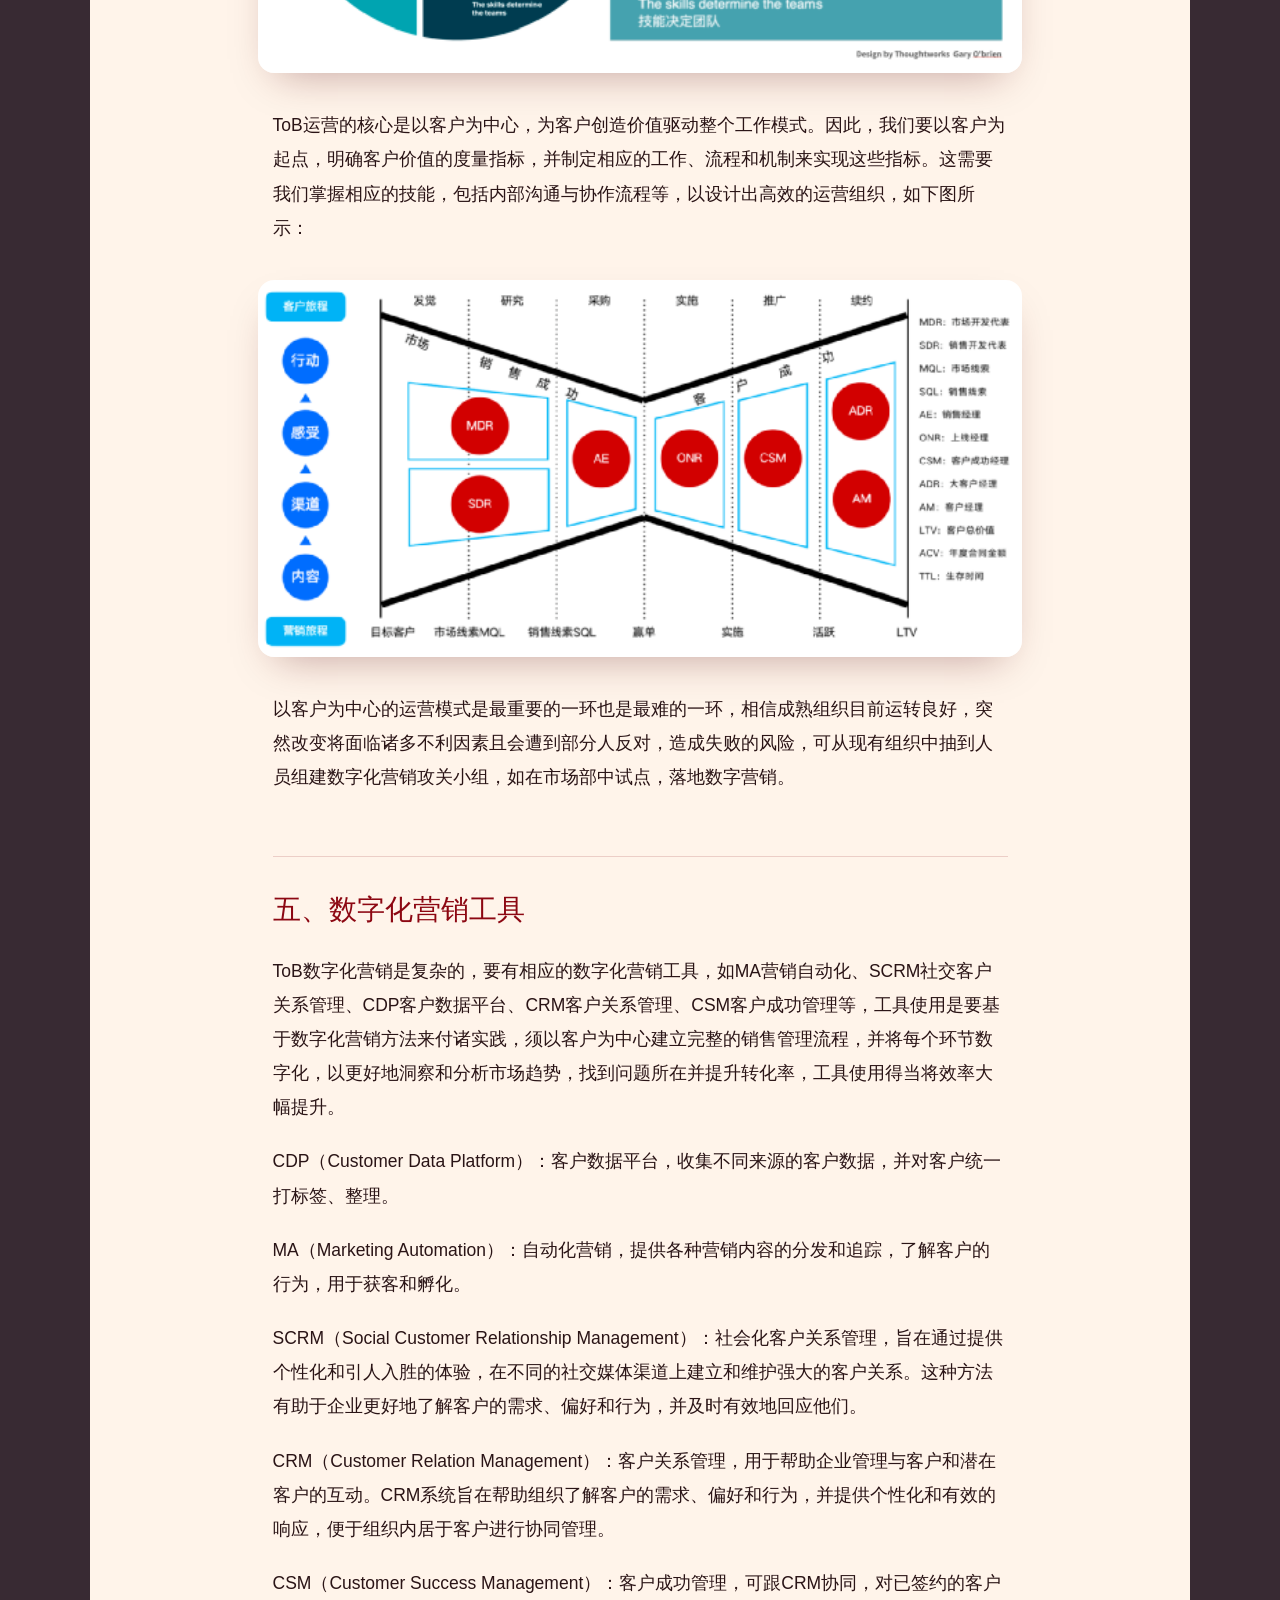
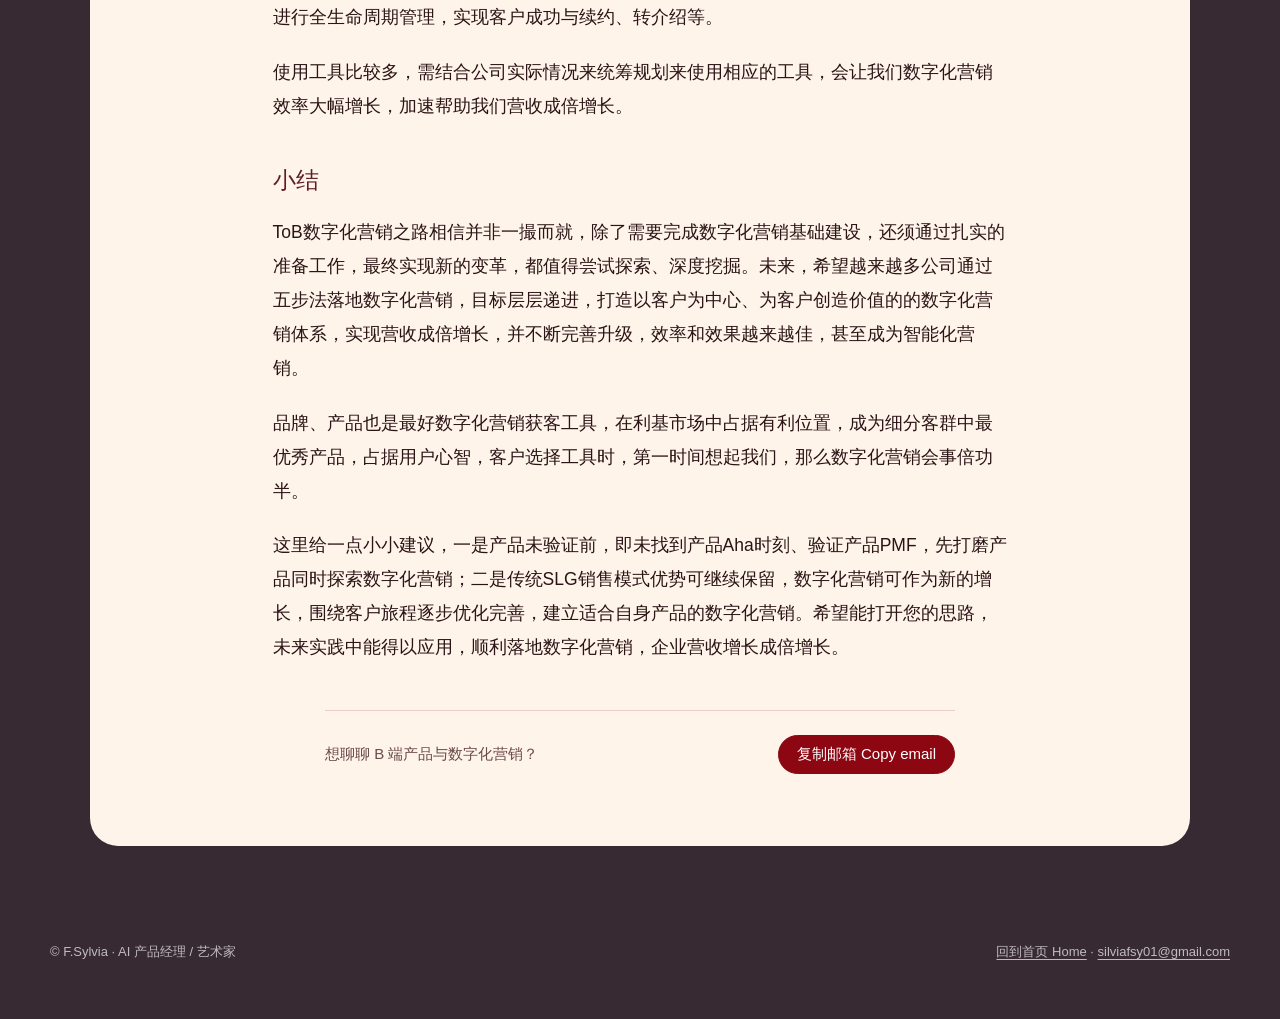
<file: article-b2b-digital-marketing.html>
<!doctype html>
<html lang="zh-CN">
<head>
<meta charset="utf-8" />
<meta name="viewport" content="width=device-width, initial-scale=1, viewport-fit=cover" />
<title>落地B端产品数字化营销，实现成倍增长 — F.Sylvia</title>
<meta name="description" content="从客户价值、五步落地法、递进目标、组织与工具五个方面，系统梳理B端产品数字化营销。" />
<link rel="stylesheet" href="https://db.onlinewebfonts.com/c/5ac3fe7c6abd2f62067f266d89671492?family=HelveticaNowDisplay-Medium" />
<link rel="stylesheet" href="https://db.onlinewebfonts.com/c/1aa3377e489837a26d019bba501e779d?family=HelveticaNowDisplayW01-Rg" />
<link rel="stylesheet" href="assets/site.css" />
</head>
<body>
  <nav class="nav">
    <a class="logo" href="index.html"><span class="logo-text">F.Sylvia®</span><span class="logo-star">首页</span></a>
    <div class="links">
      <a href="about.html">关于我<small>About</small></a><span>,&nbsp;</span>
      <a href="products.html">AI 产品<small>AI Products</small></a><span>,&nbsp;</span>
      <a href="art.html">艺术作品<small>Art</small></a><span>,&nbsp;</span>
      <a href="content.html" class="active" aria-current="page">我的思考<small>Thoughts</small></a>
    </div>
    <a class="cta" href="about.html#contact">联系我<small>Contact</small></a>
    <button class="burger" id="burger" aria-label="打开菜单 Menu"><span></span><span></span><span></span></button>
  </nav>
  <div class="overlay m-links" id="overlay">
    <a href="index.html">首页<small>Home</small></a>
    <a href="about.html">关于我<small>About</small></a>
    <a href="products.html">AI 产品<small>AI Products</small></a>
    <a href="art.html">艺术作品<small>Art</small></a>
    <a href="content.html">我的思考<small>Thoughts</small></a>
    <a href="about.html#contact" class="u">联系我<small>Contact</small></a>
  </div>

  <main class="wrap">
    <style>
      .art-head { padding: 56px 0 40px; max-width: 940px; }
      .back { display: inline-flex; gap: 8px; font-size: 14px; color: var(--muted); margin-bottom: 28px; }
      .back:hover { color: #fff; }
      .art-title { font-family: var(--font-heading); font-weight: 500; font-size: clamp(30px, 5vw, 54px); line-height: 1.18; letter-spacing: -0.02em; text-wrap: balance; }
      .art-meta { display: flex; flex-wrap: wrap; gap: 10px 18px; margin-top: 22px; color: var(--muted); font-size: 14px; }
      .art-card { background: var(--cream); color: #2a1416; border-radius: 28px; padding: clamp(28px, 6vw, 72px) clamp(20px, 7vw, 96px); margin-bottom: 56px; }
      .art-body { max-width: 42em; margin: 0 auto; font-size: 17.5px; line-height: 1.95; }
      .art-body p { margin: 0 0 1.15em; }
      .art-body > p:first-child { font-size: 1.12em; color: #8c0712; }
      .art-body h2 { font-family: var(--font-heading); font-weight: 500; font-size: clamp(22px, 2.8vw, 28px); line-height: 1.35; color: #8c0712; margin: 2.2em 0 .9em; padding-top: 1.2em; border-top: 1px solid rgba(140, 7, 18, .16); }
      .art-body h3 { font-family: var(--font-heading); font-weight: 500; font-size: clamp(19px, 2.2vw, 23px); line-height: 1.45; color: #5e1d22; margin: 1.8em 0 .75em; }
      .art-fig { margin: 2em -2%; }
      .art-fig img { width: 100%; height: auto; border-radius: 16px; box-shadow: 0 18px 40px -18px rgba(80, 0, 10, .35); }
      .art-foot { max-width: 42em; margin: 3em auto 0; padding-top: 1.6em; border-top: 1px solid rgba(140, 7, 18, .16); display: flex; flex-wrap: wrap; gap: 12px; justify-content: space-between; align-items: center; font-size: 15px; color: #6b4a4c; }
      .art-foot .btn { background: var(--red); border-color: var(--red); color: #fff; }
      @media (max-width: 600px) { .art-body { font-size: 16.5px; line-height: 1.9; } }
    </style>

    <header class="art-head">
      <a class="back" href="content.html">← 返回我的思考 Back to Thoughts</a>
      <p class="eyebrow">文章 Article · 数字化营销</p>
      <h1 class="art-title">落地B端产品数字化营销，实现成倍增长</h1>
      <div class="art-meta"><span>Sylvia</span><span>2023.06.01</span><span>约 18 分钟阅读</span><span>B端产品 · 数字化营销</span></div>
    </header>

    <article class="art-card">
      <div class="art-body">
        <p>前一段时间跟朋友聊到B端营收增长压力较大，非常依赖SLG销售模式，收入来自几个超级销售，想进一步扩大营收，遇到以下困境：</p>
        <p>1）企业面临着营收增长的巨大压力</p>
        <p>随着公司发展，希望进一步扩大营收，目前比较好办法是增加销售人员，尽管增加销售人员规模是比较好的方式，造成人力成本支出加大、管理难度增加，进一步扩大营收规模的压力大。</p>
        <p>2）企业销售增长难以控制</p>
        <p>传统的SLG营销依赖于几个超级英雄能力，非常依赖个人表现，销售规模很难预测，若超级明星离职，公司将面临巨大的损失。</p>
        <p>3）企业增长已经开始乏力</p>
        <p>传统销售获客难度逐步变大，很多情况下是客户主动找到他们，而不是主动获客得到，增长出现乏力。</p>
        <p>经知名机构调研，88%的B2B商业交易从线上开始，75%的客户将社交媒体作为产品研究渠道，客户心智在发生改变，越来越多的B2B交易从线上开始，而社交媒体也成为客户研究的重要渠道。客户越来越主动自主获取信息，买方逐步成为主导市场购买的主动权。此外，产品丰富、竞品众多，供求关系正在发生改变，从卖方市场逐步演变为买方市场。因此，仅靠SLG增长已经无法满足企业的需求。</p>
        <p>在这些挑战面前，该如何应对，能够提升营收，探讨通过优化解决传统SLG销售模式外，也一起沟通探讨了数字化营销，一致认可数字化营销重要性。接下来，我们需要思考如何实现数字化营销落地，帮助企业实现成倍的营收增长。将与您探讨如何形成以客户为中心的正确认知，通过数字化营销五步法，目标层层递进方式实现营收成倍增长。</p>
        <p>同时，我们还会探讨数字化营销工具和组织等方面的问题，希望能够为您企业实现成倍增长打开思路。</p>
        <h2>一、建立以客户价值为驱动的正确认知</h2>
        <p>以客户为中心的理念广为人知，口号洪亮，“以客户为中心”、“全员客户成功”等，但实际操作中却往往违背初衷，受限于KPI、营收增长、利润和管理等因素，难以真正贯彻以客户为中心的理念。然而，市场正在发生变化，从卖方市场转向买方市场，ToB数字化产品的增长又迫使企业回归以客户为中心，正确认知的建立变得尤为关键。</p>
        <h3>一是以客户视角为起点，站在客户角度审视问题</h3>
        <p>从卖方市场转向买方市场，关键在于深入理解客户的痛点、需求和采购过程。首先，我们需要换位思考，如同趴在墙上的苍蝇，去了解客户的愿景、目标以及达成愿景的障碍。在此基础上，我们才能提供真正满足客户需求的解决方案。当客户成交后，顺利完成交接，他们才会更愿意持续复购。</p>
        <h3>二是以客户为中心的营销，才是双赢</h3>
        <p>以客户为中心的营销并非易事。尽管我们可以从客户的角度出发，发现、分析和解决问题，但面临内部KPI的压力，我们往往会不得不回归自我中心，将不合适的产品卖给客户。这样做不仅伤害了客户，也损害了我们自己的利益。</p>
        <p>回顾2001年春节联欢晚会上的《卖拐》小品，赵本山通过巧妙的言辞将双拐卖给了一位健康的陌生人，结果却是范伟觉得自己智商有问题，甚至让赵本山承担责任。这实际上是一个双输的交易。对于ToB数字产品生意而言，持续的续约和复购是至关重要的。只有以客户为中心的营销才能带来真正的成功。</p>
        <p>销售人员同样需要理解这一理念，认识到公司的发展需要客户的成功，了解客户生命周期价值，为客户创造价值，帮助客户实现愿景和目标，从而提高客户管理水平和效率。只有这样，我们才能实现双赢的销售。</p>
        <h3>三是营销为客户创造价值</h3>
        <p>ToB数字产品的商业逻辑中，客户成功是业务可持续增长的关键。这是因为我们的服务能够持续地为客户创造价值，特别是通过SaaS订阅制的方式。在构建数字化营销体系时，同样需要以客户为中心，从客户的角度思考和解决问题，描述客户的全程体验，包括从客户认知到采购、使用再到选择继续使用的过程，最终是帮助客户达成愿景及目标、让其业务实现增长，帮助客户成功，为客户创造价值。</p>
        <p>为了实现真正的ToB数字化营销，不仅需要对企业内部的销售流程进行推进，更重要的是推进潜在客户的认知流程。只有将这两个流程打通并流动起来，借助内容和渠道让企业与客户进行价值交换，才能让客户感受到价值并采取行动。所有行动、目标、度量指标等都应该指向客户，并致力于为客户创造价值，这才是ToB数字化营销的根本。</p>
        <h2>二、数字化营销落地五步法</h2>
        <p>实现ToB数字化营销就是将两个流程打通并流通起来，与客户进行价值交换，如何赢得客户信赖，顺利完成签约？具体我们来看看落地数字化营销的五步法。</p>
        <figure class="art-fig"><img src="assets/posts/b2b-digital-marketing-1.png" alt="B端产品数字化营销图解 1" loading="lazy" /></figure>
        <h3>第一步：聚焦目标客户（ICP）</h3>
        <p>落地数字化营销的第一步是明确目标客户，这需要基于产品定位和现有客户资源等因素确定ICP理想客户画像，并细分领域客户画像的利基市场。可以通过企业规模、行业、区域、人员规模、营收、决策链条和融资动态等标签进行分析梳理，还可以结合竞争对手分析、调查研究和数据分析等方法，找到与我们有相同待办任务的ICP理想客户画像。</p>
        <p>明确目标客户有助于我们清晰地了解哪些客户需要重点服务，哪些可以主动放弃；明确目标客户后，可以筛选出合适的成功标杆客户，向成功客户进行调研，了解产品给客户创造的价值，同时向成功的企业调研客户旅程、绘制客户旅程，深入了解目标客户的决策流程；明确目标客户后，可以结合公司关键资源，挖掘新客群，如在已有客群中进行筛选。</p>
        <h3>第二步：做好内容营销</h3>
        <p>数字化营销的关键一步是内容营销，理解产品定位、目标标杆客户，向成功客户调研价值，做好内容准备，向不同渠道投放内容，让客户感受价值，使得客户感受到价值，获取流量，有效流量越大成功越大。</p>
        <p>首先，内容准备要紧紧围绕目标客群和客户旅程等，向标杆成功客户要价值，为客户创造具有价值的相关内容，详细可看《价值营销是B端产品数字营销的最佳载体》。这些内容可以是品牌宣传类的专访、短案例和宣传片，也可以是获客类的内容，如白皮书、案例集合、直播PPT和先进方法论等。在准备内容时，必须以客户价值为优先考虑因素，避免成为内部宣传。</p>
        <p>其次，内容投放需要结合产品和公司关键资源，在适合的渠道进行投放。这些渠道包括公众号、SEM/SEO、抖音、快手、视频号、线上直播、线下活动和展销等等。在投放过程中，要减少摩擦，每一次与客户接触都是我们向客户进行的一次价值交换。利用客户旅程加速推进客户决策。</p>
        <p>最后，要做好投放分析，对每个渠道和触点进行数据分析，建立销售漏斗的转化监控分析体系。从客户的角度出发，确保决策都有数据支撑。分析哪个渠道和哪个内容最有效，找出适合的路径。</p>
        <p>内容营销是最容易做的也是最难的一部分，现在甚至可以借助AIGC产生内容，大大降低内容营销门槛。无论如何要注意的是一定要服务于企业目标和业务目标，与客户进行价值交换，围绕客户旅程打造不同的内容，加速推进客户决策，完成转化。</p>
        <h3>第三步：做好客户转化</h3>
        <p>在数字化营销领域，做好转化是最为关键且具有挑战性的一步。它决定了潜在客户是否能成为有效的客户。要实现这一目标，我们需要制定相应的运营策略，打通内外流程，进行价值交换，引导客户按照关键步骤进行交互，降低客户学习成本与摩擦，从而提高客户满意度和忠诚度，从而降低客户流失的概率。</p>
        <p>对于ToB客户而言，他们与ToC客户的获客成本和转化周期有所不同。因此，我们必须关注客户价值交换，搭建基于客户旅程的推进机制，回答客户在不同阶段的问题，以简单易懂的方式提供有用信息，帮助潜在客户迅速完成决策过程。根据客户旅程地图，我们可以了解客户与企业互动的基本方式，从而戳中客户的痛点，有针对性地塑造产品和服务的价值，与客户产生价值交换，能够帮助客户达成愿景与目标。</p>
        <p>为了更好地站在客户视角下优化销量旅程，我们需要运用AARRR模型。该模型将客户发觉到实际使用旅程划分为潜客漏斗、销售漏斗和客户漏斗三个阶段。我们应该重视每个阶段的转化情况，通过优化渠道、内容、产品、客户体验和触点等方面，达到优化销量旅程的目的。同时，我们还需要关注每个阶段的转化情况，形成内外联动的漏斗模型，贯穿客户全生命周期。</p>
        <figure class="art-fig"><img src="assets/posts/b2b-digital-marketing-2.png" alt="B端产品数字化营销图解 2" loading="lazy" /></figure>
        <p>要非常重视每个漏斗各个节点的转化情况，贯穿客户全生命周期，从潜客到客户，再到忠诚客户，横跨市场、销售、客户成功三个部门，形成内外联动的漏斗模型，要做好每个节点的转化情况，下面具体看看三个漏斗情况。</p>
        <p>1）潜客漏斗</p>
        <p>从一个陌生访客变成MQL线索的过程。客户在实际工作中遇到问题时，通过关注我们的公众号、视频号等内容，赢得我们的好感并关注。然后逐步成为潜在客户，通过获取更专业信息建立初步信任，最终成为意向客户。意向客户可通过行为打分和补充完整信息，成为一个合格的MQL线索。</p>
        <figure class="art-fig"><img src="assets/posts/b2b-digital-marketing-3.png" alt="B端产品数字化营销图解 3" loading="lazy" /></figure>
        <p>2）销售漏斗</p>
        <p>从一个合格的市场线索MQL到客户签约，这是一段经过SDR筛选后的销售过程。通过线上或线下的洽谈、方案沟通、产品讲解和演示等环节，识别客户预算并实现价值交换，与客户达成采购意向。随后，双方进行商务谈判并签约，成功成为签约客户。</p>
        <figure class="art-fig"><img src="assets/posts/b2b-digital-marketing-4.png" alt="B端产品数字化营销图解 4" loading="lazy" /></figure>
        <p>3）客户漏斗</p>
        <p>从签约客户到忠实客户，是客户承接过程中至关重要的一步。为了让客户真正使用我们的产品，我们需要做好客户承接工作。而使用产品并不是终点，我们还要让客户体验产品的价值，并愿意转介绍给他们的朋友。对于ToB产品而言，这非常重要，因为它是我们获取新客户的重要来源之一。</p>
        <figure class="art-fig"><img src="assets/posts/b2b-digital-marketing-5.png" alt="B端产品数字化营销图解 5" loading="lazy" /></figure>
        <h3>第四步：做好签约客户承接</h3>
        <p>恭喜客户签约成功！接下来，我们需要做好承接工作，确保客户交付并呈现产品价值。以下是几点需要注意的事项：</p>
        <p>客户交接：从销售部到实施部，务必做好客户信息交接，让接收方清楚了解客户需求，避免信息不同步导致交付周期过长或失败；</p>
        <p>制定SOP：根据产品和客户规模制定不同SOP,以客户价值为导向，制定实施目标和计划，有序推进客户实施，确保客户成功交付并体验到产品的价值。，让客户快速体验产品价值；</p>
        <p>使用价值报告：实施完毕后，向客户展示产品带来的价值报告，特别是达成客户愿景目标的价值。</p>
        <h3>第五步：做好客户转介绍</h3>
        <p>ToB客户转介绍是指现有的ToB客户向其他企业或个人推荐您的产品或服务，以帮助您获得新的潜在客户，是数字化营销中非常重要的一步，客户实施交付完毕后，能让客户感受到价值之时能自愿做好转介绍工作。以下是一些建议，可以帮助您做好ToB客户转介绍：</p>
        <p>提供优质的产品和服务：首先，您需要确保您的产品和服务能够满足客户的需求，并且提供优质的用户体验。只有当客户对您的产品和服务感到满意时，他们才会愿意向其他人推荐。</p>
        <p>建立良好的关系：与现有的ToB客户建立良好的关系非常重要。通过与他们保持联系、回答他们的问题并提供支持，您可以建立信任和忠诚度。这将使他们更有可能向其他人推荐您的产品或服务。</p>
        <p>提供奖励计划：提供奖励计划可以激励现有的ToB客户为您推荐新客户。这些奖励可以是折扣、礼品或其他形式的回报，以感谢他们的推荐。</p>
        <p>提供易于分享的信息：确保您的营销材料和网站信息易于分享。客户可以通过社交媒体、电子邮件或短信等方式轻松地分享您的信息，从而帮助您获得更多的转介绍。</p>
        <p>及时跟进：一旦您获得了转介绍，及时跟进是非常重要的。通过与新客户保持联系、回答他们的问题并提供支持，您可以迅速建立起与他们的信任关系，从而提高他们成为忠实客户的概率。</p>
        <p>ToB客户转介绍需要您提供优质的产品和服务、建立良好的关系、提供奖励计划、提供易于分享的信息以及及时跟进。如果您能够做到这些，那么您就可以获得更多的转介绍，并扩大您的业务范围。</p>
        <h2>三、数字化营销目标层层递进</h2>
        <p>ToB数字化营销是一个持续探索的过程，需要不断迭代优化并逐步提升，目标层层递进。从获取客户线索(MQL)开始，逐步升级获取市场线索(SQL),最终实现营收增长目标，将传统营销演化为数字化营销。即使在未来的道路上遇到重重困难，也要保持初心，勇往直前。</p>
        <h3>目标一：获得市场合格线索（MQL）</h3>
        <p>在数字化营销的初期阶段，我们的目标是获得尽可能多的客户市场合格线索(MQL)，能为之服务客户的潜在数量。线索数量是衡量这一目标的重要指标。为了获取这些线索，我们需要通过开源引流的方式，投放内容，如内容营销和线下活动等，从公域中吸引流量并导入到我们的官网或公司自营阵地，要将这些公域流量转化为可触达、可转化的私域流量，通过私域中的良好互动让客户成为能够被我们联系上的线索。</p>
        <p>在这个阶段，需要为产品和公司资源制定一个相对合理的线索数量目标，并定期复盘总结，不断优化每一次活动、每个渠道和每个环节的数据转化情况。</p>
        <p>我们需要关注内容、渠道和触点摩擦等方面的优化，以找到与我们产品相匹配的最优路径和方法。同时，我们要注意避免为了流量而盲目追求，涌入大量并非我们所需的流量。这不仅会耗费大量人力和资源进行线索清洗，还可能导致推荐型公域阵地(如抖音、快手和视频号)上推送不适合的内容，给我们的品牌打上不良标签，合适的内容可能无法推荐给合适的客户，甚至导致我们的账号被废除，需要从头开始。</p>
        <h3>目标二：获得销售合格线索SQL</h3>
        <p>在实现目标一的过程中，我们可以获得大量符合市场标准的线索MQL。然而，将这些成批量的线索直接提供给销售人员可能会给他们带来较大的负担，而且线索质量不高，转化率低，导致浪费许多无用功以及引起不必要的矛盾。</p>
        <p>为了实现目标二，我们需致力于获得高质量的销售合格线索SQL数量和质量，以帮助企业创造价值。为此，我们应对MQL线索进行进一步筛选，识别出具有购买意向且优质的潜在客户后再转交销售人员。我们可以引入SDR角色和MarTech工具，对MQL线索进行电话、邮件、短信等方式的联系触达，并结合BANTC销售模型对客户进行评分，如：</p>
        <p>B-预算：可以从哪里筹集，有先例吗？- 10分</p>
        <p>A-决策人：谁是PM，谁是最终决策人？- 20分</p>
        <p>N-US：人数、簇群、场景匹配，3个以上。- 30分</p>
        <p>T-预计时间：2-3个季度内。- 20分</p>
        <p>C-竞争对手：现在过去有无。- 20分。</p>
        <figure class="art-fig"><img src="assets/posts/b2b-digital-marketing-6.png" alt="B端产品数字化营销图解 6" loading="lazy" /></figure>
        <p>高于一定分数的线索才转交给销售人员跟进，并对是否成交进行标记，以便对线索进行追踪及分析总结，找到更符合产品高质量标准的合格线索。</p>
        <p>这个阶段的关键在于如何赋能销售人员，减轻他们的负担。首先，我们需要提供高质量的SQL线索；其次，我们需要高效地传递信息，例如向销售人员提供关键行为、画像和感兴趣的相关内容等。这有助于销售人员作出合理的决策，顺利完成签单。</p>
        <p>同样重要的是，我们要定期复盘总结分析，结合公司的产品特点、关键资源等以及利用客户旅程，探索如何在各个渠道、动作、内容和触达等方面更有效地筛选出合适的SQL线索。</p>
        <h3>目标三：获得营收成倍增长</h3>
        <p>在实现前两个目标的基础上，我们对数字化营销已经有了一定的理解，为实现目标三——营收成倍增长打下了坚实的基础。为了进一步提升数字化营销水平，我们需要站在全局的视角审视整个数字化营销过程。</p>
        <p>首先，我们要站在客户的角度，全面关注客户的全旅程，与客户进行价值交换，探讨如何帮助客户推动采购决策流程，提高赢单效率。其次，我们需站在公司内部的角度，审视销售旅程，优化内部流程以实现高效运作，从而帮助客户尽快达成价值创造。</p>
        <figure class="art-fig"><img src="assets/posts/b2b-digital-marketing-7.png" alt="B端产品数字化营销图解 7" loading="lazy" /></figure>
        <p>在这个过程中，我们需要打通两个流程，同时关注全局数据，实现跨部门高效协同，协助客户完成价值创造，形成闭环体系，包括客户旅程闭环、数据闭环和业务闭环。这样一来，我们就能直观地看到数字化营销所带来的客户和公司的业务价值。</p>
        <p>能够最直观看到数字化营销带来的价值，可跟踪追溯每一场活动、展销等获得的潜客多少、有多少成交且客单价多少、之后有没有复购且金额多少、是否帮忙转介绍等等。通过对数据的监测，我们可以清楚地了解投入产出的情况，找出最合理、最有效的投入方式和内容，并通过不断迭代优化工作环节，实现精细化运营和提升。随着每个环节优化提升，哪怕每个月的1%增长，通过12个月的复利效应实现最终业绩的大幅增长。</p>
        <h2>四、数字化营销组织</h2>
        <p>建立以客户为中心的运营模式就是要转向客户价值主张和交付的运营模式，比较认同ThoughtWorks研究结果，这个运营模式即“客户决定成效-&gt;成效决定度量-&gt;度量决定工作-&gt;工作决定技能-&gt;技能决定团队”的运营模式，具体请看下图：</p>
        <figure class="art-fig"><img src="assets/posts/b2b-digital-marketing-8.png" alt="B端产品数字化营销图解 8" loading="lazy" /></figure>
        <p>ToB运营的核心是以客户为中心，为客户创造价值驱动整个工作模式。因此，我们要以客户为起点，明确客户价值的度量指标，并制定相应的工作、流程和机制来实现这些指标。这需要我们掌握相应的技能，包括内部沟通与协作流程等，以设计出高效的运营组织，如下图所示：</p>
        <figure class="art-fig"><img src="assets/posts/b2b-digital-marketing-9.png" alt="B端产品数字化营销图解 9" loading="lazy" /></figure>
        <p>以客户为中心的运营模式是最重要的一环也是最难的一环，相信成熟组织目前运转良好，突然改变将面临诸多不利因素且会遭到部分人反对，造成失败的风险，可从现有组织中抽到人员组建数字化营销攻关小组，如在市场部中试点，落地数字营销。</p>
        <h2>五、数字化营销工具</h2>
        <p>ToB数字化营销是复杂的，要有相应的数字化营销工具，如MA营销自动化、SCRM社交客户关系管理、CDP客户数据平台、CRM客户关系管理、CSM客户成功管理等，工具使用是要基于数字化营销方法来付诸实践，须以客户为中心建立完整的销售管理流程，并将每个环节数字化，以更好地洞察和分析市场趋势，找到问题所在并提升转化率，工具使用得当将效率大幅提升。</p>
        <p>CDP（Customer Data Platform）：客户数据平台，收集不同来源的客户数据，并对客户统一打标签、整理。</p>
        <p>MA（Marketing Automation）：自动化营销，提供各种营销内容的分发和追踪，了解客户的行为，用于获客和孵化。</p>
        <p>SCRM（Social Customer Relationship Management）：社会化客户关系管理，旨在通过提供个性化和引人入胜的体验，在不同的社交媒体渠道上建立和维护强大的客户关系。这种方法有助于企业更好地了解客户的需求、偏好和行为，并及时有效地回应他们。</p>
        <p>CRM（Customer Relation Management）：客户关系管理，用于帮助企业管理与客户和潜在客户的互动。CRM系统旨在帮助组织了解客户的需求、偏好和行为，并提供个性化和有效的响应，便于组织内居于客户进行协同管理。</p>
        <p>CSM（Customer Success Management）：客户成功管理，可跟CRM协同，对已签约的客户进行全生命周期管理，实现客户成功与续约、转介绍等。</p>
        <p>使用工具比较多，需结合公司实际情况来统筹规划来使用相应的工具，会让我们数字化营销效率大幅增长，加速帮助我们营收成倍增长。</p>
        <h3>小结</h3>
        <p>ToB数字化营销之路相信并非一撮而就，除了需要完成数字化营销基础建设，还须通过扎实的准备工作，最终实现新的变革，都值得尝试探索、深度挖掘。未来，希望越来越多公司通过五步法落地数字化营销，目标层层递进，打造以客户为中心、为客户创造价值的的数字化营销体系，实现营收成倍增长，并不断完善升级，效率和效果越来越佳，甚至成为智能化营销。</p>
        <p>品牌、产品也是最好数字化营销获客工具，在利基市场中占据有利位置，成为细分客群中最优秀产品，占据用户心智，客户选择工具时，第一时间想起我们，那么数字化营销会事倍功半。</p>
        <p>这里给一点小小建议，一是产品未验证前，即未找到产品Aha时刻、验证产品PMF，先打磨产品同时探索数字化营销；二是传统SLG销售模式优势可继续保留，数字化营销可作为新的增长，围绕客户旅程逐步优化完善，建立适合自身产品的数字化营销。希望能打开您的思路，未来实践中能得以应用，顺利落地数字化营销，企业营收增长成倍增长。</p>
      </div>
      <div class="art-foot">
        <span>想聊聊 B 端产品与数字化营销？</span>
        <button class="btn" type="button" data-copy="silviafsy01@gmail.com">复制邮箱 Copy email</button>
      </div>
    </article>
  </main>

  <footer class="wrap foot">
    <span>© F.Sylvia · AI 产品经理 / 艺术家</span>
    <span><a href="index.html">回到首页 Home</a> · <button type="button" data-copy="silviafsy01@gmail.com" style="background:none;border:0;text-decoration:underline;text-underline-offset:3px">silviafsy01@gmail.com</button></span>
  </footer>
  <script src="assets/site.js"></script>
</body>
</html>
</file>
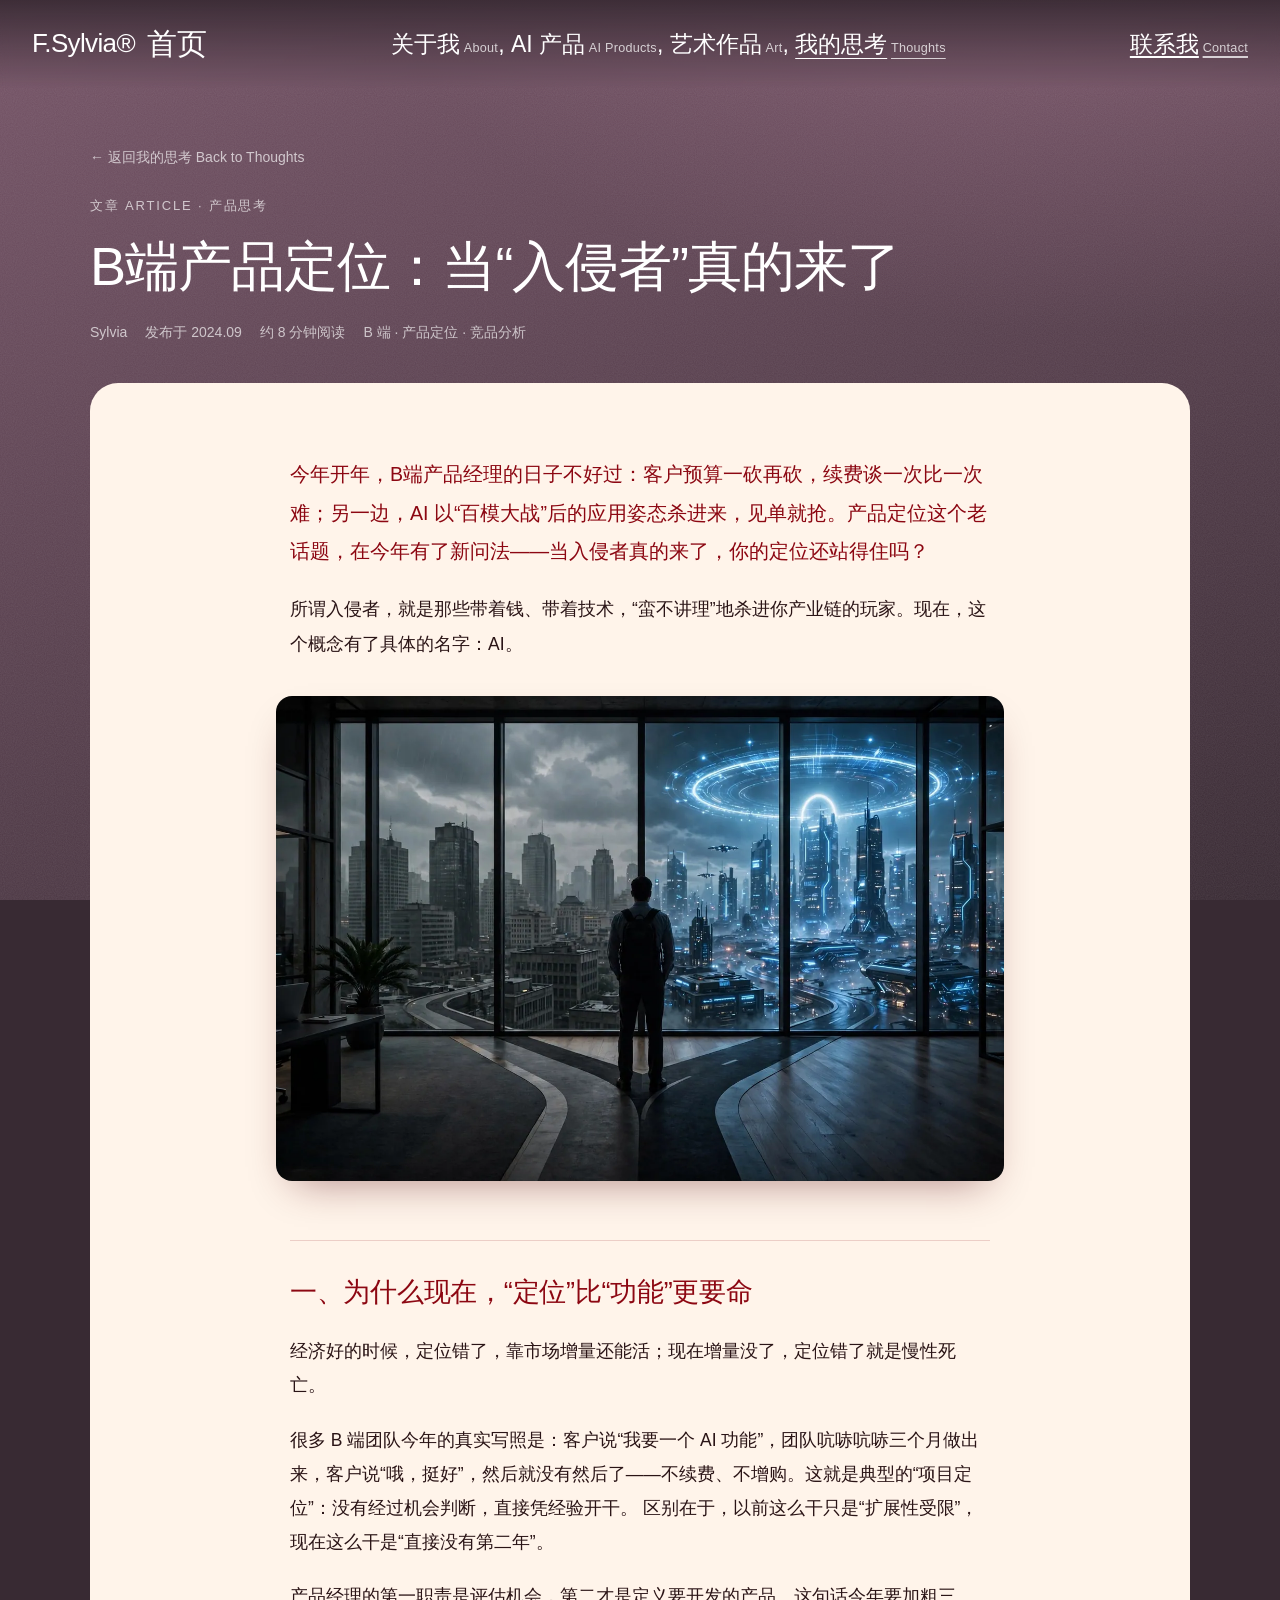
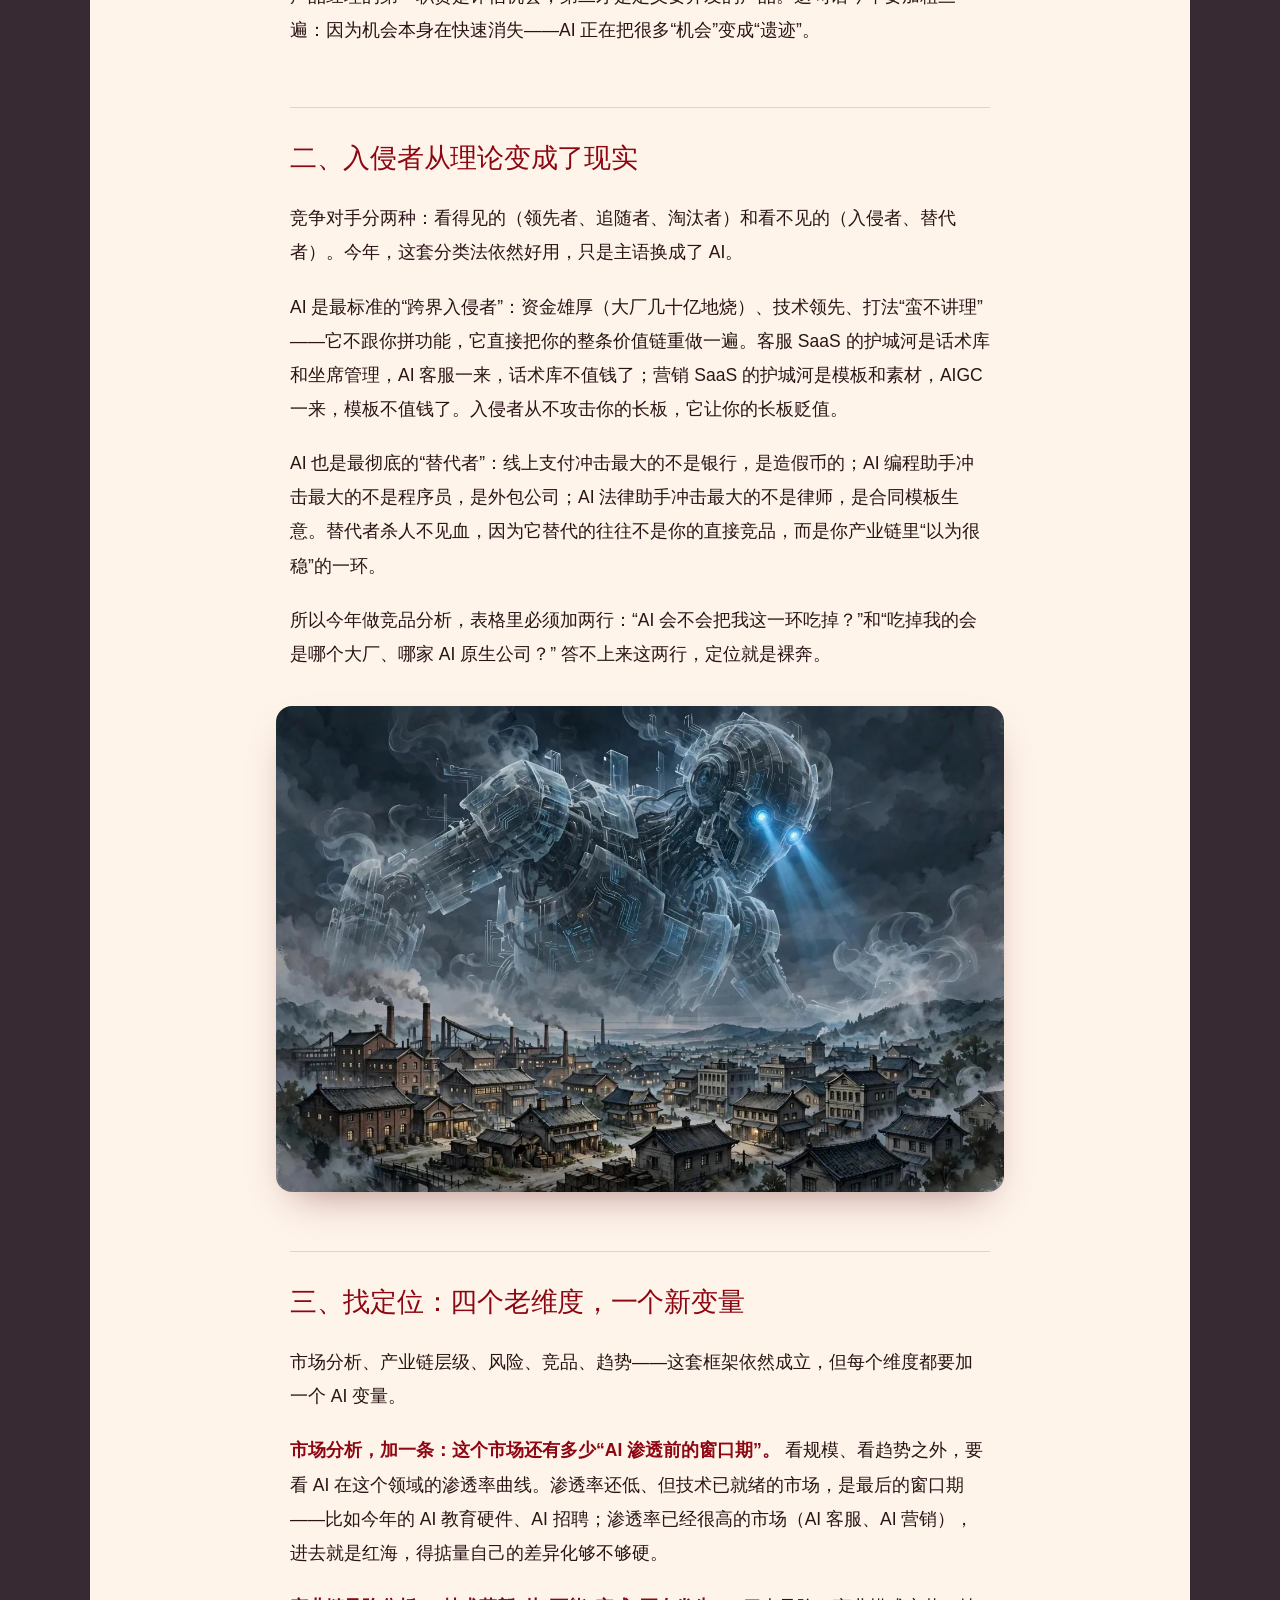
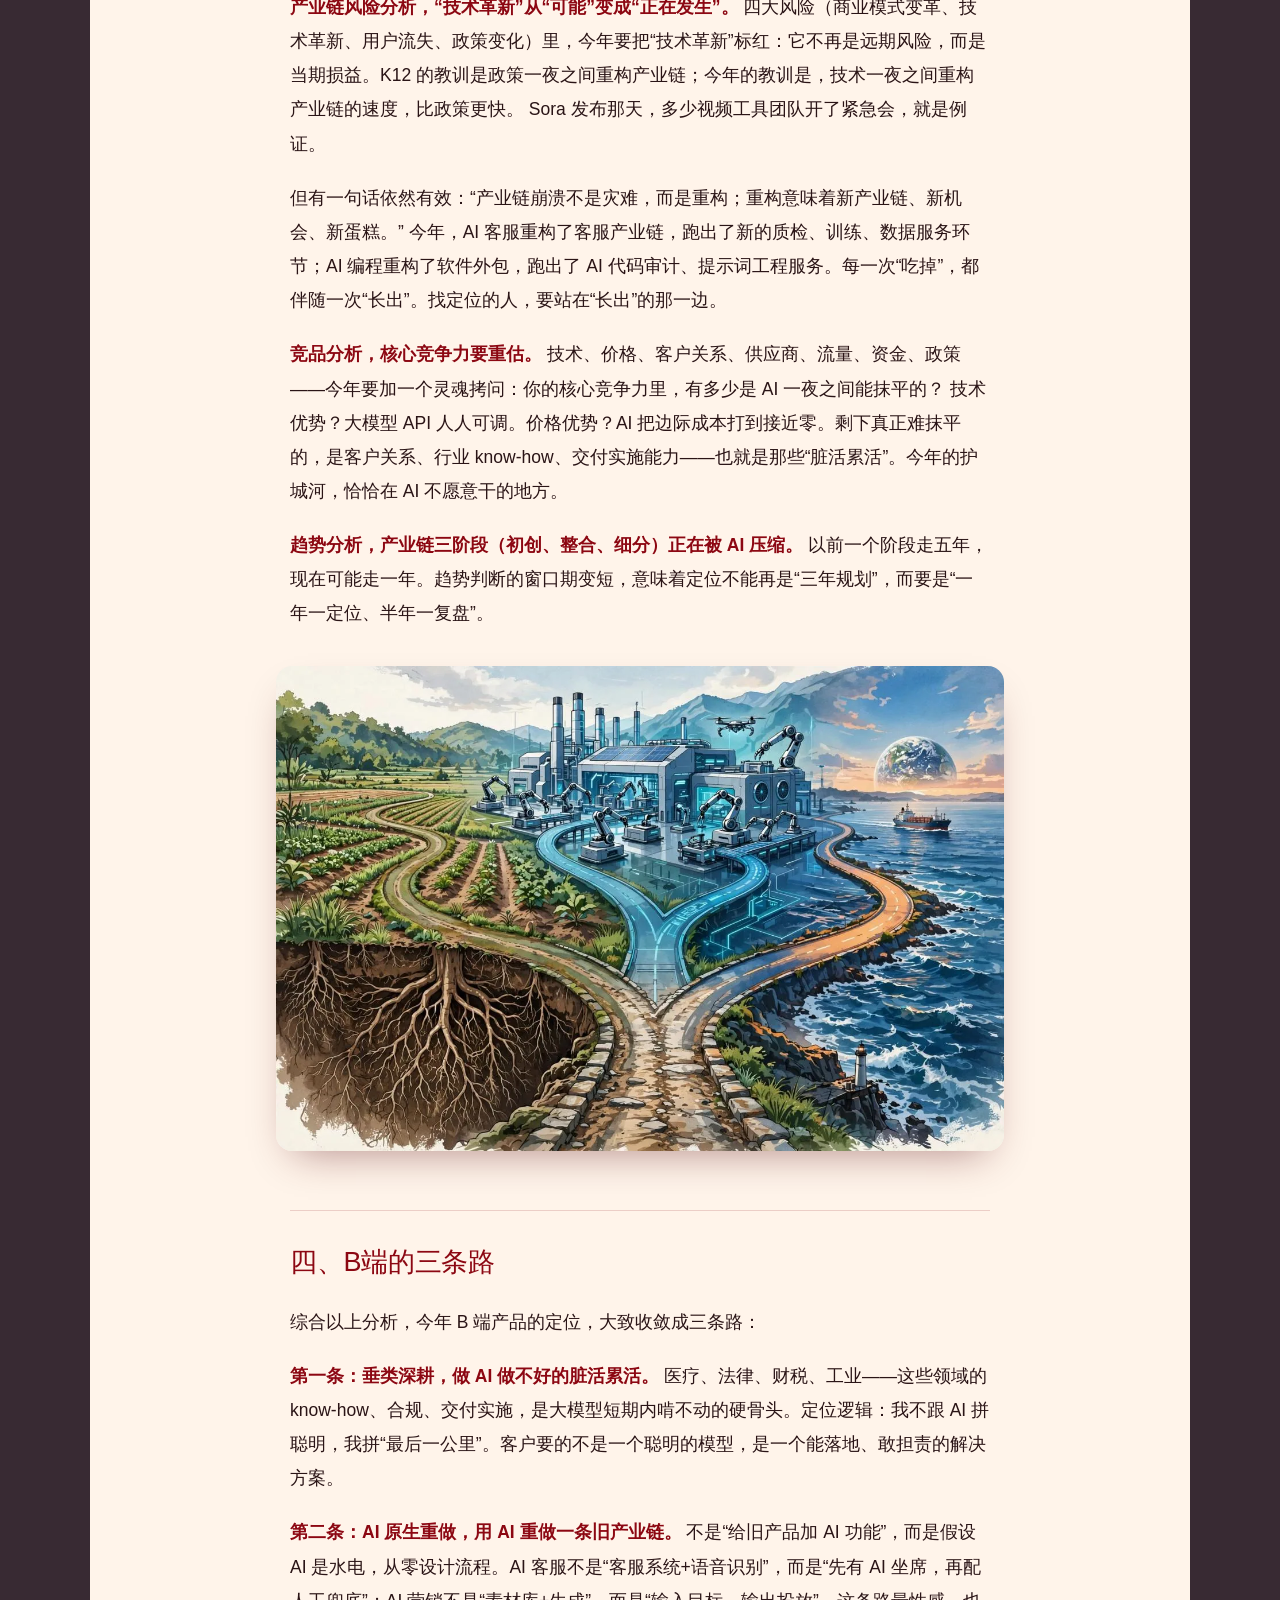
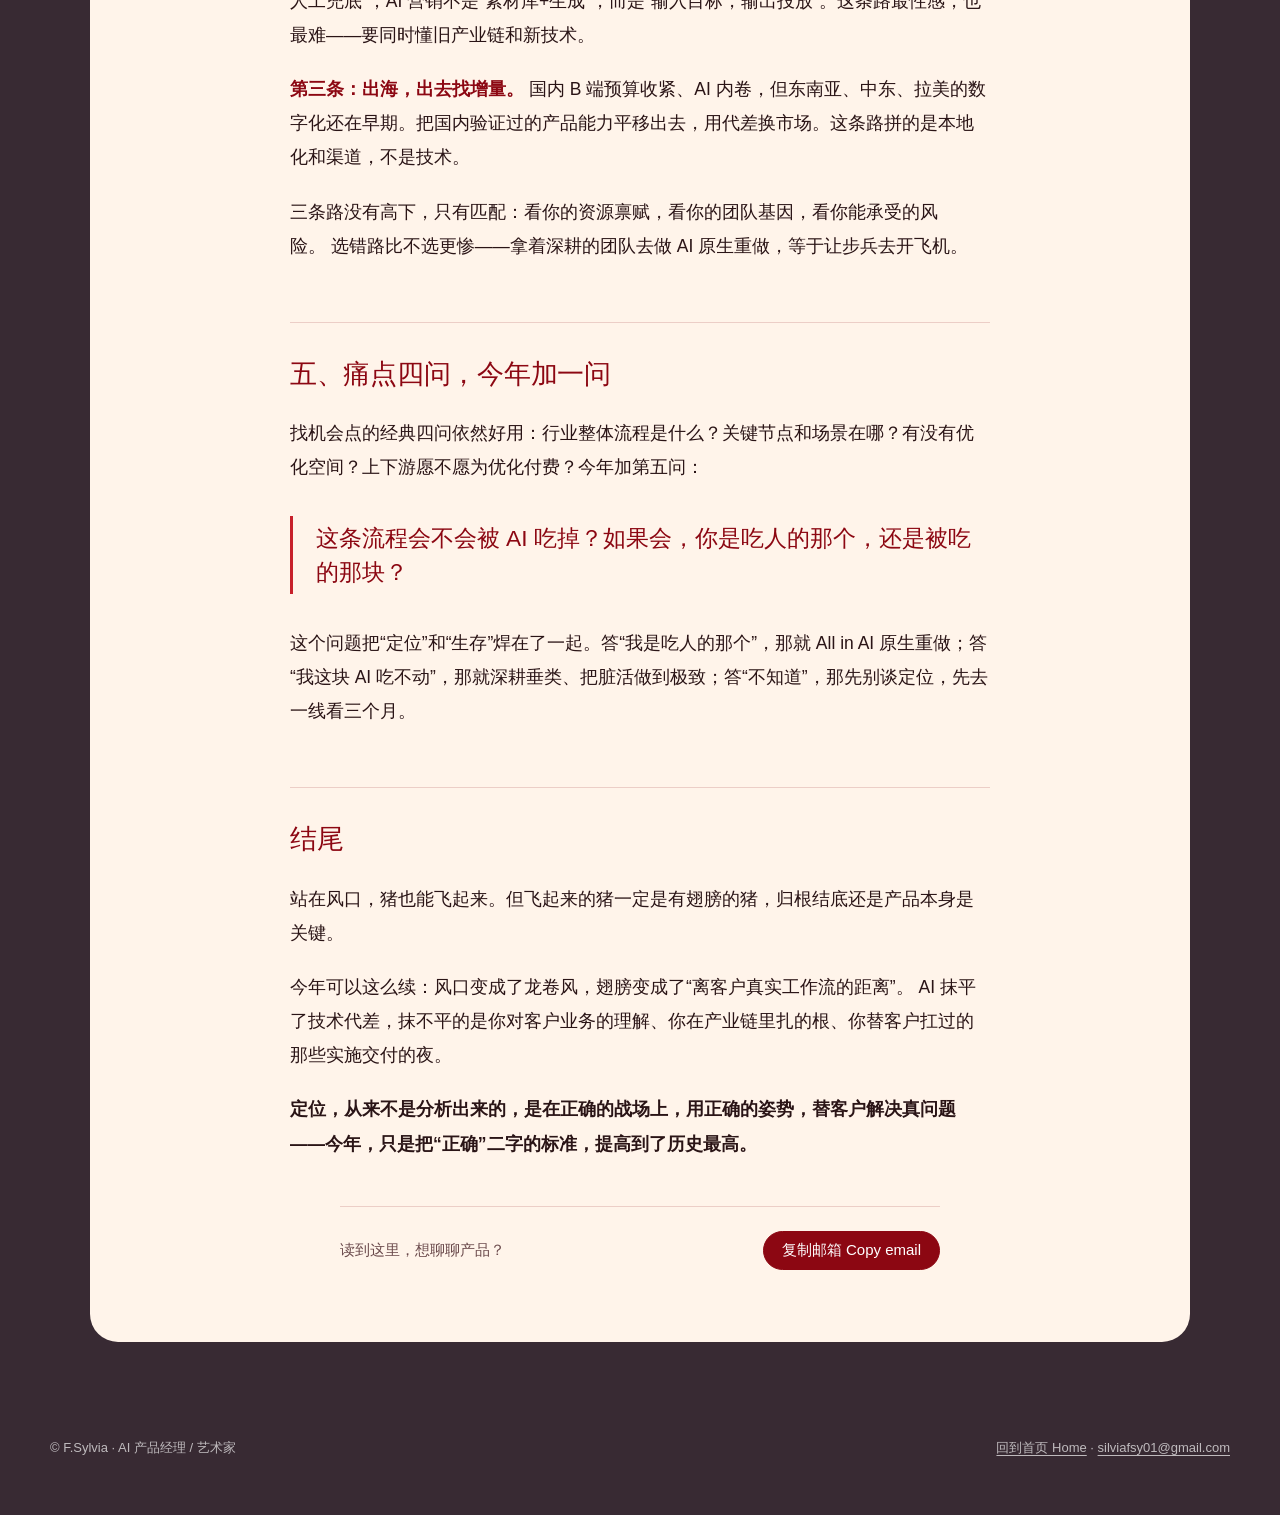
<file: article-b2b.html>
<!doctype html>
<html lang="zh-CN">
<head>
<meta charset="utf-8" />
<meta name="viewport" content="width=device-width, initial-scale=1, viewport-fit=cover" />
<title>B端产品定位：当“入侵者”真的来了 — F.Sylvia</title>
<meta name="description" content="当 AI 作为入侵者和替代者杀进产业链，B 端产品的定位还站得住吗？四个老维度、一个新变量和三条路。" />
<link rel="stylesheet" href="https://db.onlinewebfonts.com/c/5ac3fe7c6abd2f62067f266d89671492?family=HelveticaNowDisplay-Medium" />
<link rel="stylesheet" href="https://db.onlinewebfonts.com/c/1aa3377e489837a26d019bba501e779d?family=HelveticaNowDisplayW01-Rg" />
<link rel="stylesheet" href="assets/site.css" />
</head>
<body>
  <nav class="nav">
    <a class="logo" href="index.html">
      <span class="logo-text">F.Sylvia®</span>
      <span class="logo-star">首页</span>
    </a>
    <div class="links">
      <a href="about.html">关于我<small>About</small></a><span>,&nbsp;</span>
      <a href="products.html">AI 产品<small>AI Products</small></a><span>,&nbsp;</span>
      <a href="art.html">艺术作品<small>Art</small></a><span>,&nbsp;</span>
      <a href="content.html" class="active" aria-current="page">我的思考<small>Thoughts</small></a>
    </div>
    <a class="cta" href="about.html#contact">联系我<small>Contact</small></a>
    <button class="burger" id="burger" aria-label="打开菜单 Menu"><span></span><span></span><span></span></button>
  </nav>
  <div class="overlay m-links" id="overlay">
    <a href="index.html">首页<small>Home</small></a>
    <a href="about.html">关于我<small>About</small></a>
    <a href="products.html">AI 产品<small>AI Products</small></a>
    <a href="art.html">艺术作品<small>Art</small></a>
    <a href="content.html">我的思考<small>Thoughts</small></a>
    <a href="about.html#contact" class="u">联系我<small>Contact</small></a>
  </div>

  <main class="wrap">

    <style>
      .art-head { padding: 56px 0 40px; max-width: 860px; }
      .back { display: inline-flex; gap: 8px; font-size: 14px; color: var(--muted); margin-bottom: 28px; }
      .back:hover { color: #fff; }
      .art-title { font-family: var(--font-heading); font-weight: 500; font-size: clamp(30px, 5vw, 54px); line-height: 1.18; letter-spacing: -0.02em; text-wrap: balance; }
      .art-meta { display: flex; flex-wrap: wrap; gap: 10px 18px; margin-top: 22px; color: var(--muted); font-size: 14px; }
      .art-card { background: var(--cream); color: #2a1416; border-radius: 28px; padding: clamp(28px, 6vw, 72px) clamp(20px, 7vw, 96px); margin-bottom: 56px; }
      .art-body { max-width: 40em; margin: 0 auto; font-size: 17.5px; line-height: 1.95; }
      .art-body p { margin: 0 0 1.15em; }
      .art-body > p:first-child { font-size: 1.12em; color: #8c0712; }
      .art-body h2 { font-family: var(--font-heading); font-weight: 500; font-size: clamp(22px, 2.8vw, 27px); line-height: 1.35; letter-spacing: -0.01em; color: #8c0712; margin: 2.2em 0 .9em; padding-top: 1.2em; border-top: 1px solid rgba(140, 7, 18, .16); }
      .art-body ul { margin: 0 0 1.3em; padding-left: 0; list-style: none; }
      .art-body li { position: relative; padding-left: 1.4em; margin-bottom: .55em; }
      .art-body li::before { content: ""; position: absolute; left: .2em; top: .82em; width: 7px; height: 7px; border-radius: 50%; background: #c7202b; }
      .art-body li p { margin: 0; }
      .art-body strong { color: #8c0712; font-weight: 600; }
      .art-body .pull { font-family: var(--font-heading); font-size: 1.3em; line-height: 1.5; color: #8c0712; border-left: 3px solid #c7202b; padding: .2em 0 .2em 1em; margin: 1.4em 0; }
      .art-fig { margin: 2em -2%; }
      .art-fig img { width: 100%; height: auto; border-radius: 16px; box-shadow: 0 18px 40px -18px rgba(80, 0, 10, .45); }
      .art-body > p:last-of-type { font-weight: 600; }
      .art-foot { max-width: 40em; margin: 3em auto 0; padding-top: 1.6em; border-top: 1px solid rgba(140, 7, 18, .16); display: flex; flex-wrap: wrap; gap: 12px; justify-content: space-between; align-items: center; font-size: 15px; color: #6b4a4c; }
      .art-foot .btn { background: var(--red); border-color: var(--red); color: #fff; }
      .art-foot .btn:hover { background: var(--ink); border-color: var(--ink); }
      @media (max-width: 600px) { .art-body { font-size: 16.5px; line-height: 1.9; } .art-fig { margin: 1.6em 0; } }
    </style>

    <header class="art-head">
      <a class="back" href="content.html">← 返回我的思考 Back to Thoughts</a>
      <p class="eyebrow">文章 Article · 产品思考</p>
      <h1 class="art-title">B端产品定位：当“入侵者”真的来了</h1>
      <div class="art-meta"><span>Sylvia</span><time>发布于 2024.09</time><span>约 8 分钟阅读</span><span>B 端 · 产品定位 · 竞品分析</span></div>
    </header>

    <article class="art-card">
      <div class="art-body">
<p>今年开年，B端产品经理的日子不好过：客户预算一砍再砍，续费谈一次比一次难；另一边，AI 以“百模大战”后的应用姿态杀进来，见单就抢。产品定位这个老话题，在今年有了新问法——当入侵者真的来了，你的定位还站得住吗？</p>
<p>所谓入侵者，就是那些带着钱、带着技术，“蛮不讲理”地杀进你产业链的玩家。现在，这个概念有了具体的名字：AI。</p>
<figure class="art-fig"><img src="assets/posts/b2b-1.webp" alt="一个人站在落地窗前，望着窗外被科技光环笼罩的城市" loading="lazy" width="1400" height="933" /></figure>
<h2>一、为什么现在，“定位”比“功能”更要命</h2>
<p>经济好的时候，定位错了，靠市场增量还能活；现在增量没了，定位错了就是慢性死亡。</p>
<p>很多 B 端团队今年的真实写照是：客户说“我要一个 AI 功能”，团队吭哧吭哧三个月做出来，客户说“哦，挺好”，然后就没有然后了——不续费、不增购。这就是典型的“项目定位”：没有经过机会判断，直接凭经验开干。 区别在于，以前这么干只是“扩展性受限”，现在这么干是“直接没有第二年”。</p>
<p>产品经理的第一职责是评估机会，第二才是定义要开发的产品。这句话今年要加粗三遍：因为机会本身在快速消失——AI 正在把很多“机会”变成“遗迹”。</p>
<h2>二、入侵者从理论变成了现实</h2>
<p>竞争对手分两种：看得见的（领先者、追随者、淘汰者）和看不见的（入侵者、替代者）。今年，这套分类法依然好用，只是主语换成了 AI。</p>
<p>AI 是最标准的“跨界入侵者”：资金雄厚（大厂几十亿地烧）、技术领先、打法“蛮不讲理”——它不跟你拼功能，它直接把你的整条价值链重做一遍。客服 SaaS 的护城河是话术库和坐席管理，AI 客服一来，话术库不值钱了；营销 SaaS 的护城河是模板和素材，AIGC 一来，模板不值钱了。入侵者从不攻击你的长板，它让你的长板贬值。</p>
<p>AI 也是最彻底的“替代者”：线上支付冲击最大的不是银行，是造假币的；AI 编程助手冲击最大的不是程序员，是外包公司；AI 法律助手冲击最大的不是律师，是合同模板生意。替代者杀人不见血，因为它替代的往往不是你的直接竞品，而是你产业链里“以为很稳”的一环。</p>
<p>所以今年做竞品分析，表格里必须加两行：“AI 会不会把我这一环吃掉？”和“吃掉我的会是哪个大厂、哪家 AI 原生公司？” 答不上来这两行，定位就是裸奔。</p>
<figure class="art-fig"><img src="assets/posts/b2b-2.webp" alt="一个由烟雾组成的巨大机器人笼罩在旧工业小镇上空" loading="lazy" width="1400" height="933" /></figure>
<h2>三、找定位：四个老维度，一个新变量</h2>
<p>市场分析、产业链层级、风险、竞品、趋势——这套框架依然成立，但每个维度都要加一个 AI 变量。</p>
<p><strong>市场分析，加一条：这个市场还有多少“AI 渗透前的窗口期”。</strong> 看规模、看趋势之外，要看 AI 在这个领域的渗透率曲线。渗透率还低、但技术已就绪的市场，是最后的窗口期——比如今年的 AI 教育硬件、AI 招聘；渗透率已经很高的市场（AI 客服、AI 营销），进去就是红海，得掂量自己的差异化够不够硬。</p>
<p><strong>产业链风险分析，“技术革新”从“可能”变成“正在发生”。</strong> 四大风险（商业模式变革、技术革新、用户流失、政策变化）里，今年要把“技术革新”标红：它不再是远期风险，而是当期损益。K12 的教训是政策一夜之间重构产业链；今年的教训是，技术一夜之间重构产业链的速度，比政策更快。 Sora 发布那天，多少视频工具团队开了紧急会，就是例证。</p>
<p>但有一句话依然有效：“产业链崩溃不是灾难，而是重构；重构意味着新产业链、新机会、新蛋糕。” 今年，AI 客服重构了客服产业链，跑出了新的质检、训练、数据服务环节；AI 编程重构了软件外包，跑出了 AI 代码审计、提示词工程服务。每一次“吃掉”，都伴随一次“长出”。找定位的人，要站在“长出”的那一边。</p>
<p><strong>竞品分析，核心竞争力要重估。</strong> 技术、价格、客户关系、供应商、流量、资金、政策——今年要加一个灵魂拷问：你的核心竞争力里，有多少是 AI 一夜之间能抹平的？ 技术优势？大模型 API 人人可调。价格优势？AI 把边际成本打到接近零。剩下真正难抹平的，是客户关系、行业 know-how、交付实施能力——也就是那些“脏活累活”。今年的护城河，恰恰在 AI 不愿意干的地方。</p>
<p><strong>趋势分析，产业链三阶段（初创、整合、细分）正在被 AI 压缩。</strong> 以前一个阶段走五年，现在可能走一年。趋势判断的窗口期变短，意味着定位不能再是“三年规划”，而要是“一年一定位、半年一复盘”。</p>
<figure class="art-fig"><img src="assets/posts/b2b-3.webp" alt="一条路分成三条：通向深耕的田地、AI 工厂和出海的港口" loading="lazy" width="1400" height="933" /></figure>
<h2>四、B端的三条路</h2>
<p>综合以上分析，今年 B 端产品的定位，大致收敛成三条路：</p>
<p><strong>第一条：垂类深耕，做 AI 做不好的脏活累活。</strong> 医疗、法律、财税、工业——这些领域的 know-how、合规、交付实施，是大模型短期内啃不动的硬骨头。定位逻辑：我不跟 AI 拼聪明，我拼“最后一公里”。客户要的不是一个聪明的模型，是一个能落地、敢担责的解决方案。</p>
<p><strong>第二条：AI 原生重做，用 AI 重做一条旧产业链。</strong> 不是“给旧产品加 AI 功能”，而是假设 AI 是水电，从零设计流程。AI 客服不是“客服系统+语音识别”，而是“先有 AI 坐席，再配人工兜底”；AI 营销不是“素材库+生成”，而是“输入目标，输出投放”。这条路最性感，也最难——要同时懂旧产业链和新技术。</p>
<p><strong>第三条：出海，出去找增量。</strong> 国内 B 端预算收紧、AI 内卷，但东南亚、中东、拉美的数字化还在早期。把国内验证过的产品能力平移出去，用代差换市场。这条路拼的是本地化和渠道，不是技术。</p>
<p>三条路没有高下，只有匹配：看你的资源禀赋，看你的团队基因，看你能承受的风险。 选错路比不选更惨——拿着深耕的团队去做 AI 原生重做，等于让步兵去开飞机。</p>
<h2>五、痛点四问，今年加一问</h2>
<p>找机会点的经典四问依然好用：行业整体流程是什么？关键节点和场景在哪？有没有优化空间？上下游愿不愿为优化付费？今年加第五问：</p>
<p class="pull">这条流程会不会被 AI 吃掉？如果会，你是吃人的那个，还是被吃的那块？</p>
<p>这个问题把“定位”和“生存”焊在了一起。答“我是吃人的那个”，那就 All in AI 原生重做；答“我这块 AI 吃不动”，那就深耕垂类、把脏活做到极致；答“不知道”，那先别谈定位，先去一线看三个月。</p>
<h2>结尾</h2>
<p>站在风口，猪也能飞起来。但飞起来的猪一定是有翅膀的猪，归根结底还是产品本身是关键。</p>
<p>今年可以这么续：风口变成了龙卷风，翅膀变成了“离客户真实工作流的距离”。 AI 抹平了技术代差，抹不平的是你对客户业务的理解、你在产业链里扎的根、你替客户扛过的那些实施交付的夜。</p>
<p>定位，从来不是分析出来的，是在正确的战场上，用正确的姿势，替客户解决真问题——今年，只是把“正确”二字的标准，提高到了历史最高。</p>

      </div>
      <div class="art-foot">
        <span>读到这里，想聊聊产品？</span>
        <button class="btn" type="button" data-copy="silviafsy01@gmail.com">复制邮箱 Copy email</button>
      </div>
    </article>

  </main>

  <footer class="wrap foot">
    <span>© F.Sylvia · AI 产品经理 / 艺术家</span>
    <span><a href="index.html">回到首页 Home</a> · <button type="button" data-copy="silviafsy01@gmail.com" style="background:none;border:0;text-decoration:underline;text-underline-offset:3px">silviafsy01@gmail.com</button></span>
  </footer>
  <script src="assets/site.js"></script>
</body>
</html>
</file>
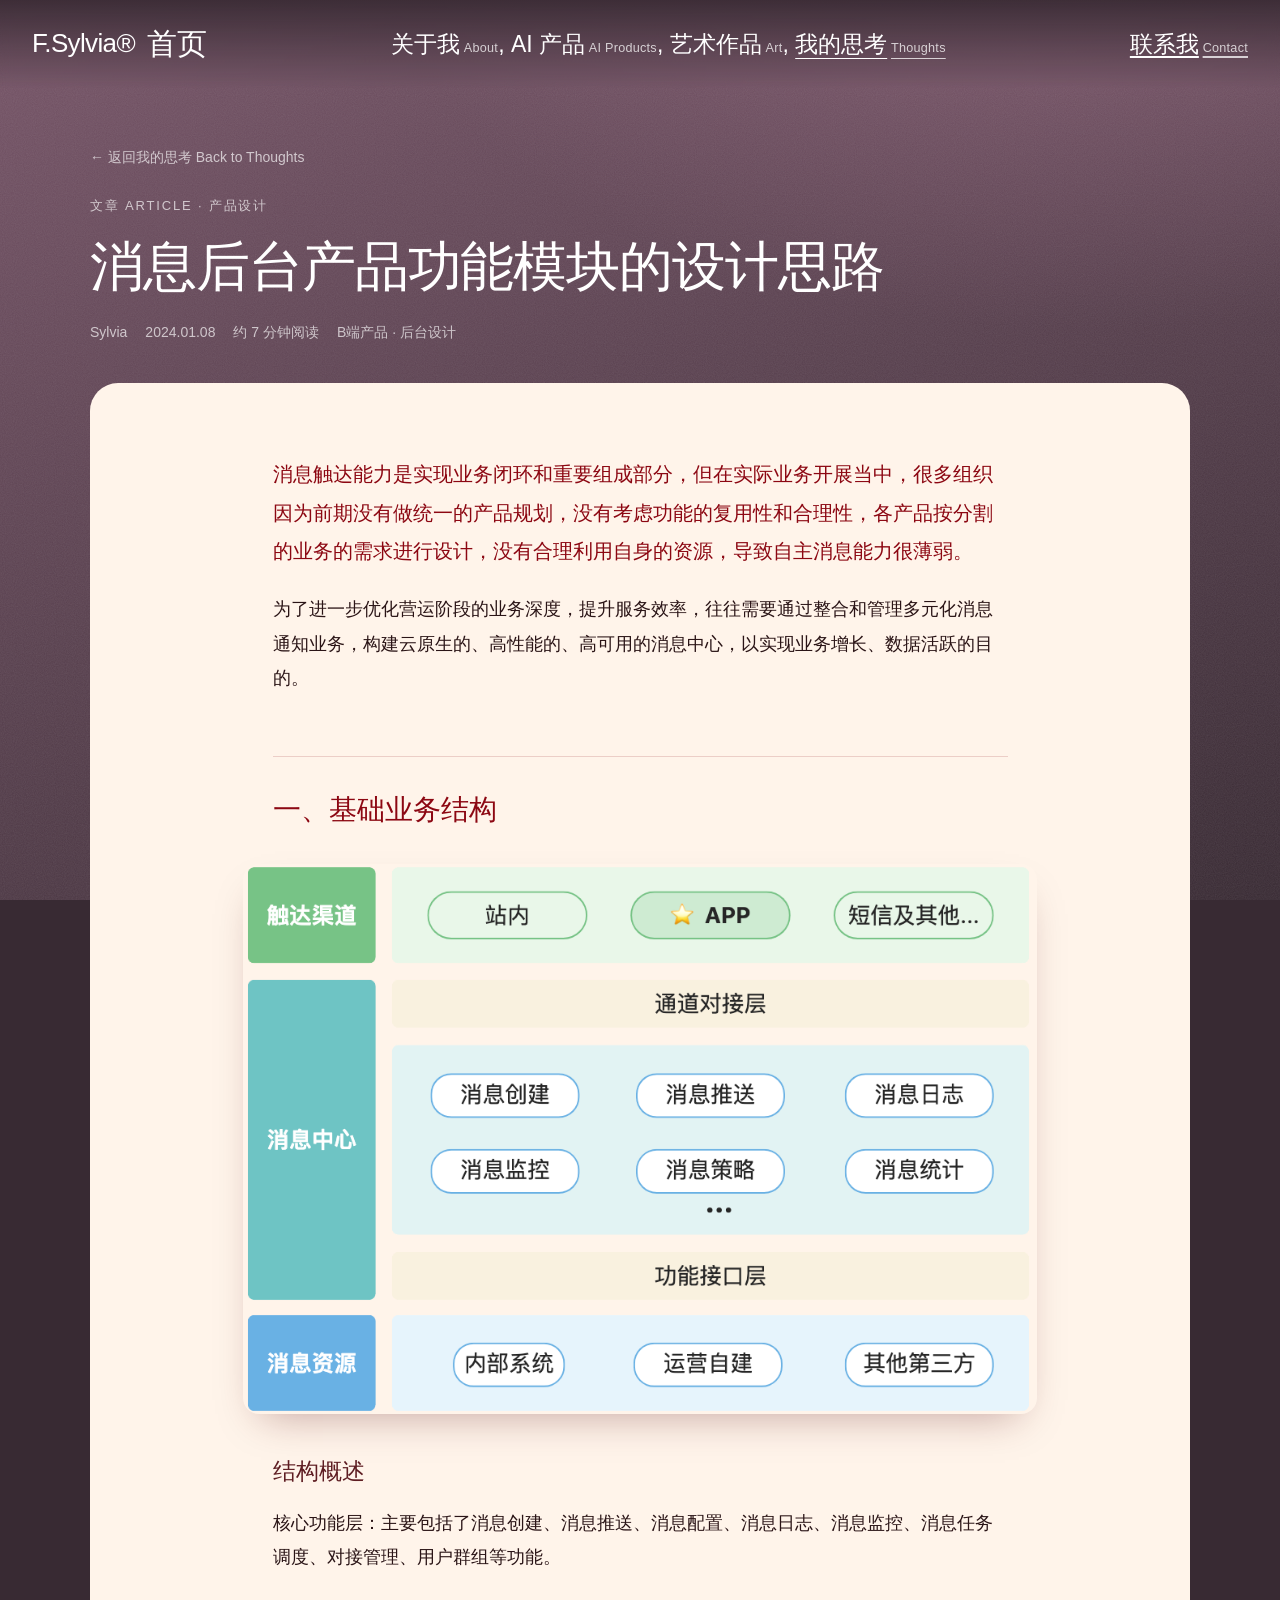
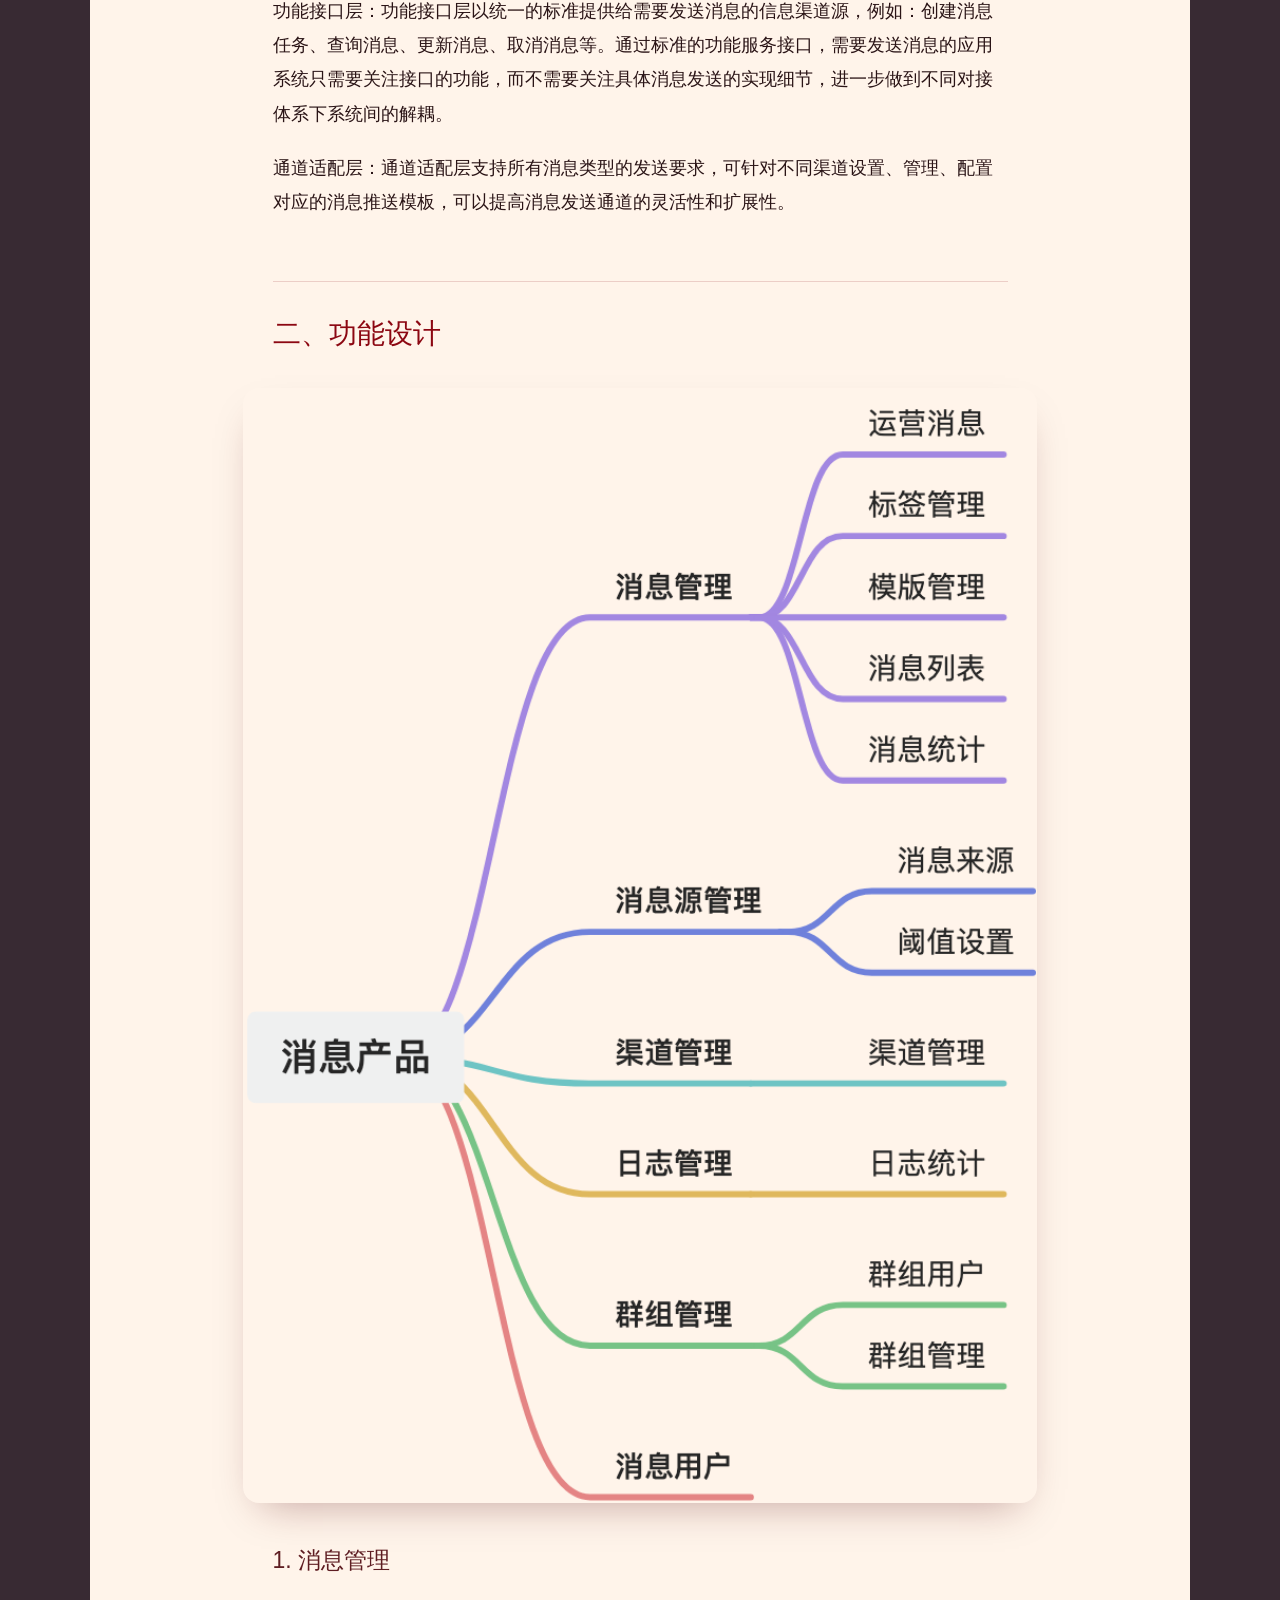
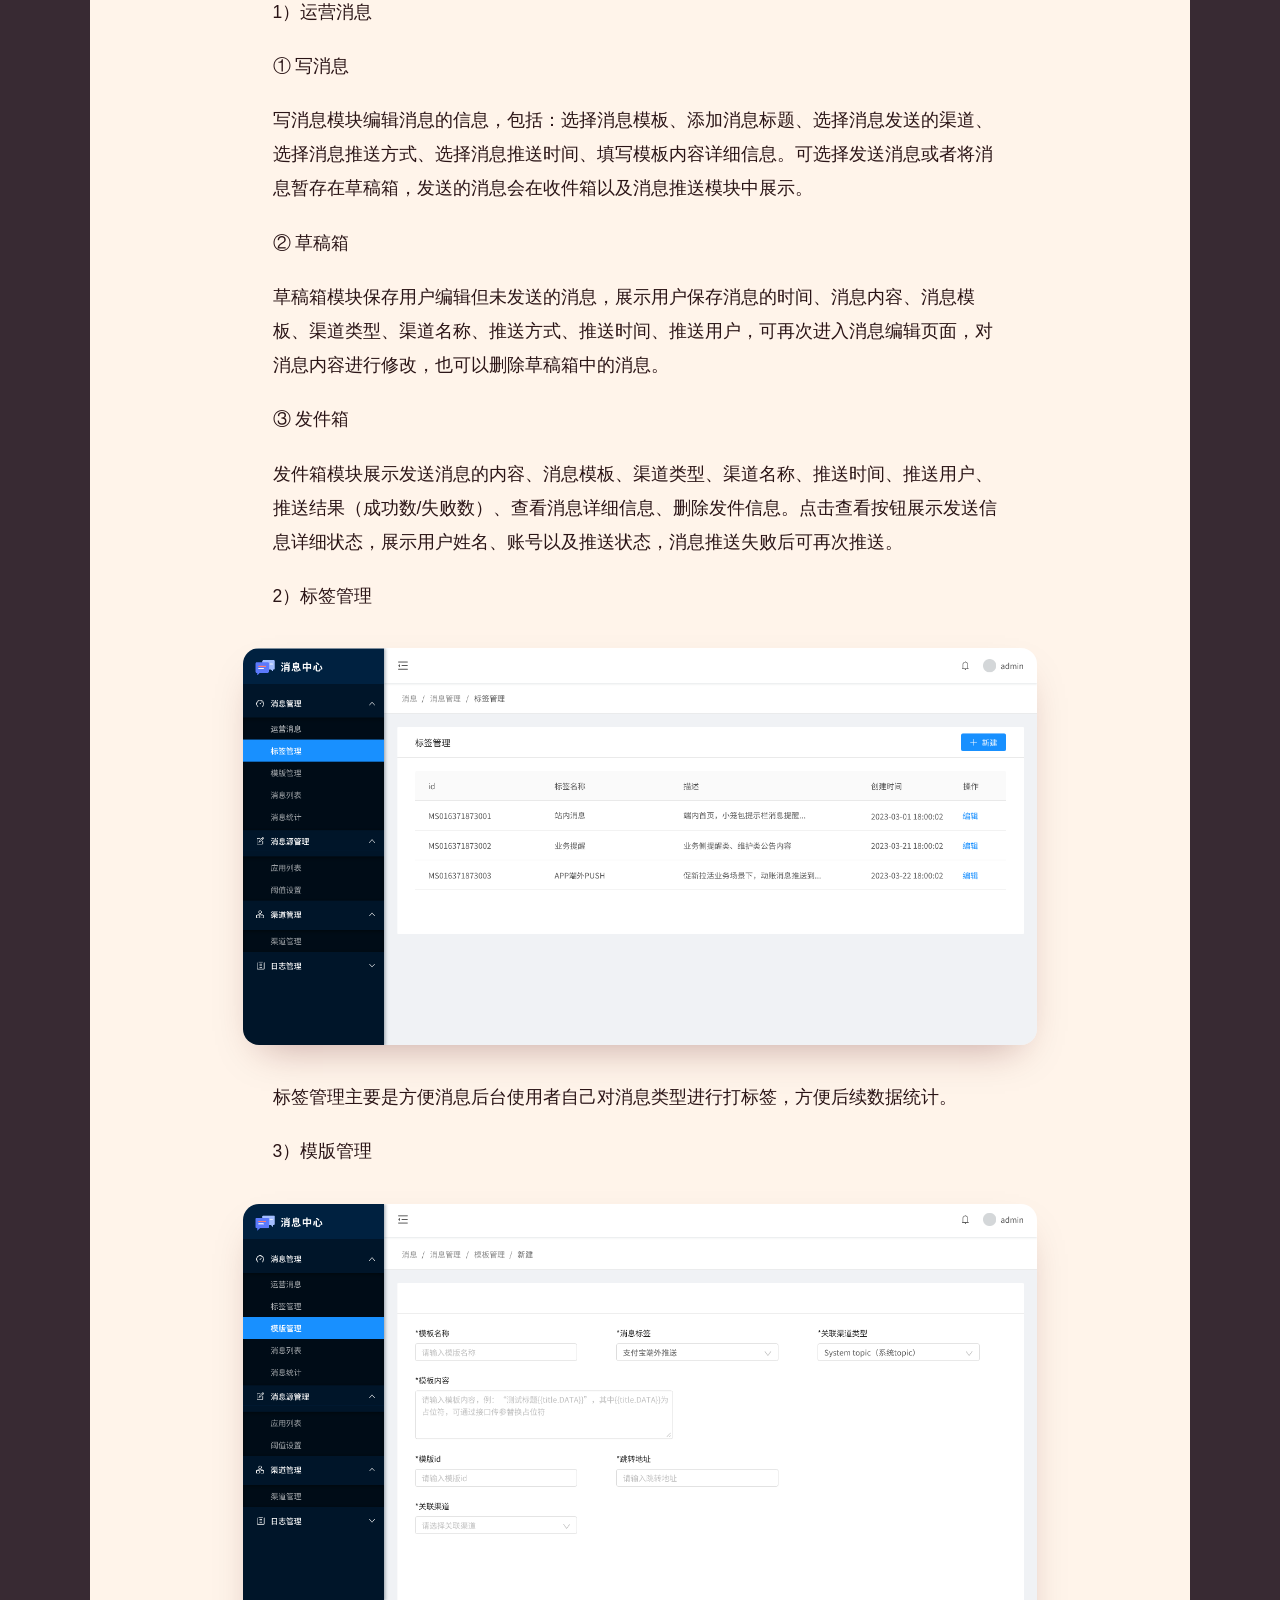
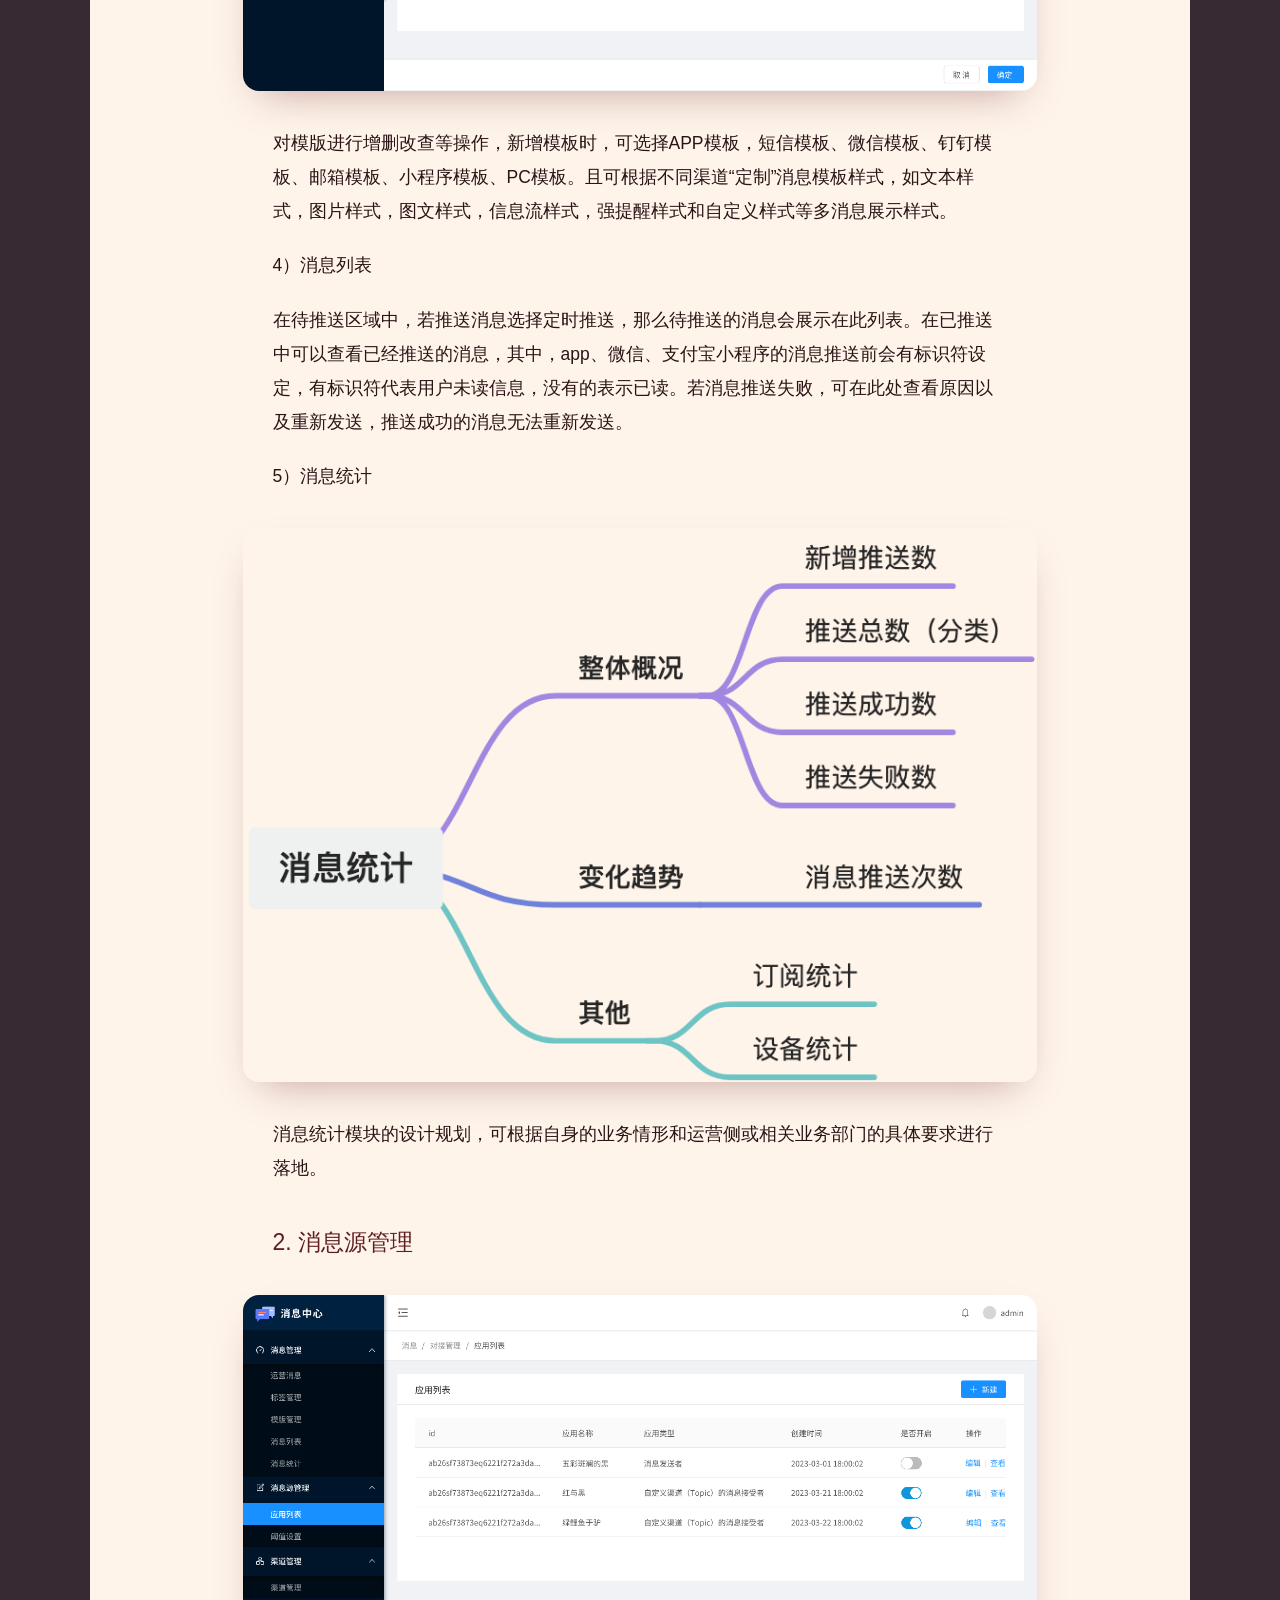
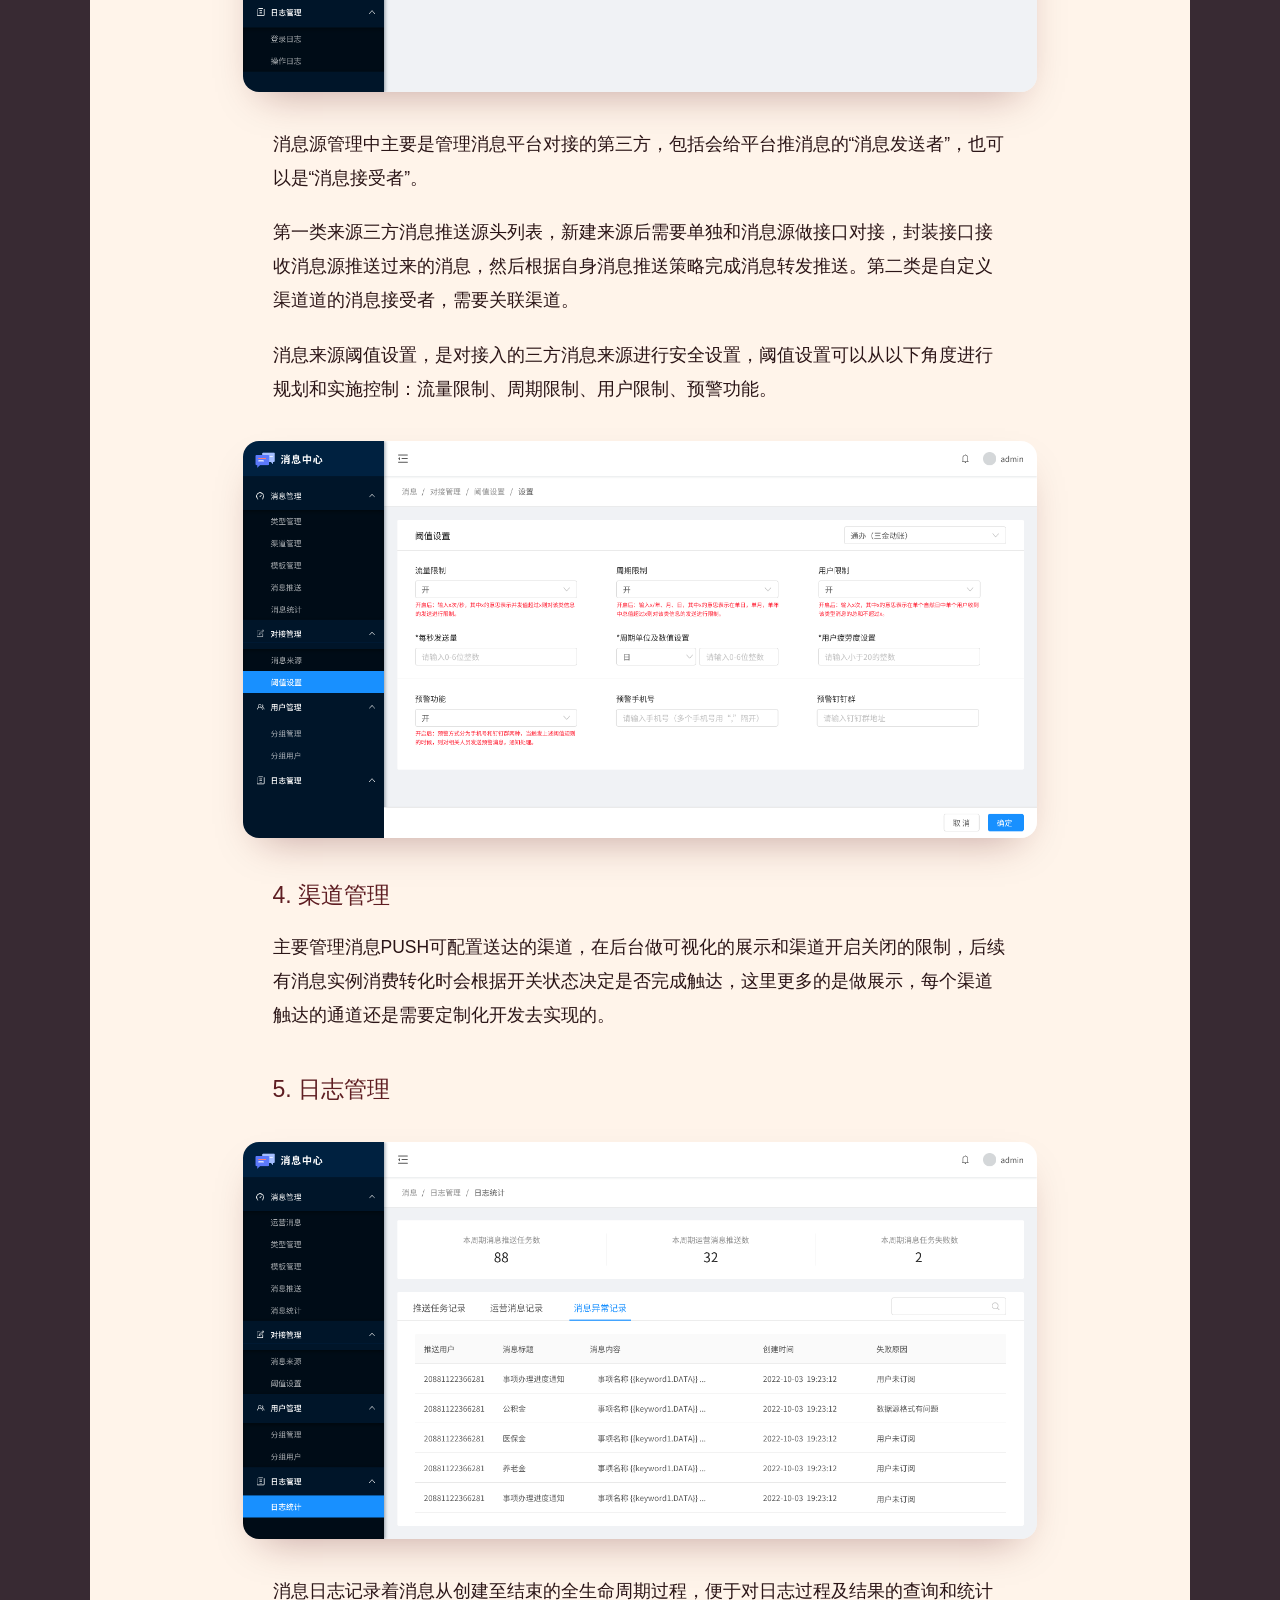
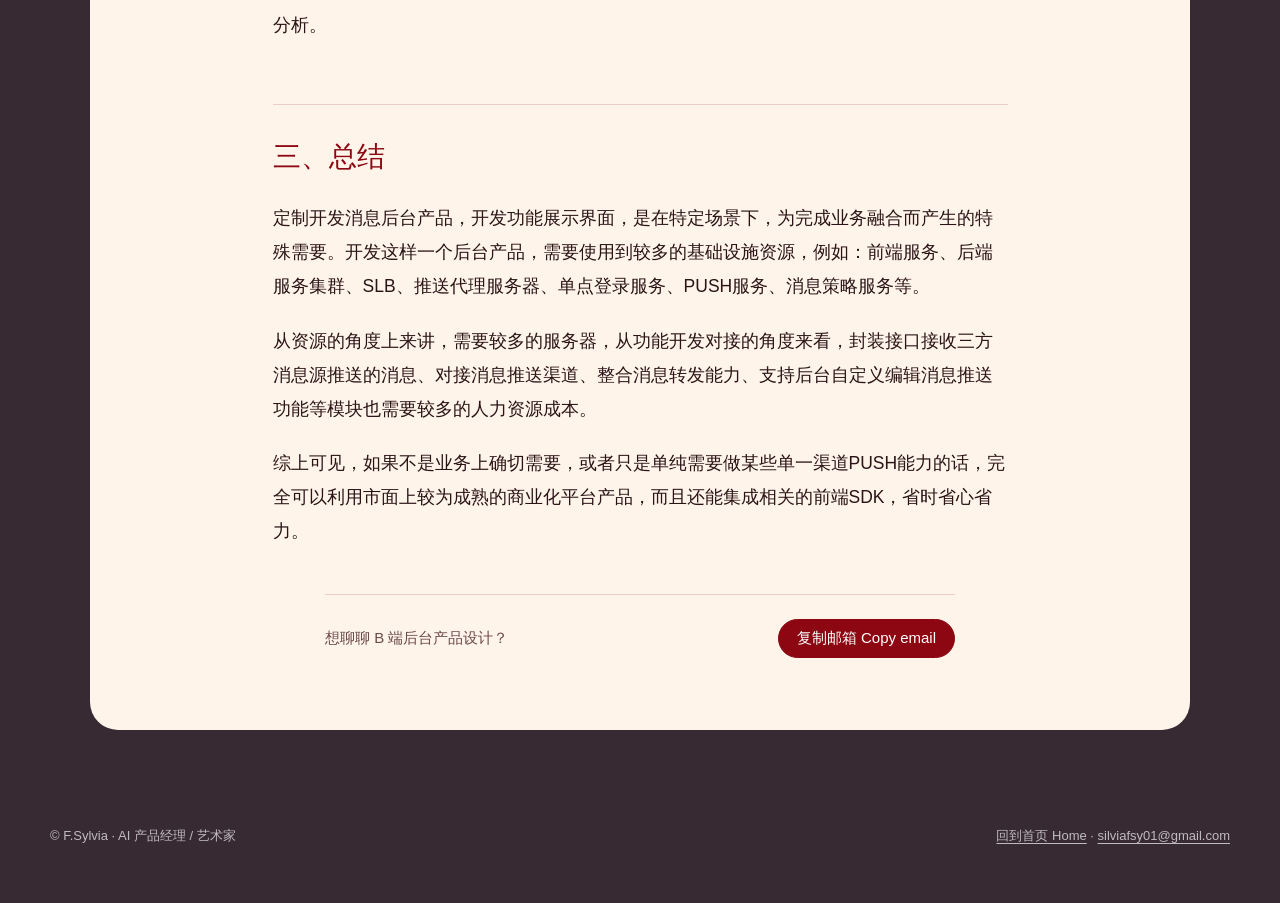
<file: article-message-backend.html>
<!doctype html>
<html lang="zh-CN">
<head>
<meta charset="utf-8" />
<meta name="viewport" content="width=device-width, initial-scale=1, viewport-fit=cover" />
<title>消息后台产品功能模块的设计思路 — F.Sylvia</title>
<meta name="description" content="从基础业务结构与功能设计出发，梳理消息后台产品的消息管理、消息源、渠道及日志模块。" />
<link rel="stylesheet" href="https://db.onlinewebfonts.com/c/5ac3fe7c6abd2f62067f266d89671492?family=HelveticaNowDisplay-Medium" />
<link rel="stylesheet" href="https://db.onlinewebfonts.com/c/1aa3377e489837a26d019bba501e779d?family=HelveticaNowDisplayW01-Rg" />
<link rel="stylesheet" href="assets/site.css" />
</head>
<body>
  <nav class="nav">
    <a class="logo" href="index.html"><span class="logo-text">F.Sylvia®</span><span class="logo-star">首页</span></a>
    <div class="links">
      <a href="about.html">关于我<small>About</small></a><span>,&nbsp;</span>
      <a href="products.html">AI 产品<small>AI Products</small></a><span>,&nbsp;</span>
      <a href="art.html">艺术作品<small>Art</small></a><span>,&nbsp;</span>
      <a href="content.html" class="active" aria-current="page">我的思考<small>Thoughts</small></a>
    </div>
    <a class="cta" href="about.html#contact">联系我<small>Contact</small></a>
    <button class="burger" id="burger" aria-label="打开菜单 Menu"><span></span><span></span><span></span></button>
  </nav>
  <div class="overlay m-links" id="overlay">
    <a href="index.html">首页<small>Home</small></a>
    <a href="about.html">关于我<small>About</small></a>
    <a href="products.html">AI 产品<small>AI Products</small></a>
    <a href="art.html">艺术作品<small>Art</small></a>
    <a href="content.html">我的思考<small>Thoughts</small></a>
    <a href="about.html#contact" class="u">联系我<small>Contact</small></a>
  </div>

  <main class="wrap">
    <style>
      .art-head { padding: 56px 0 40px; max-width: 940px; }
      .back { display: inline-flex; gap: 8px; font-size: 14px; color: var(--muted); margin-bottom: 28px; }
      .back:hover { color: #fff; }
      .art-title { font-family: var(--font-heading); font-weight: 500; font-size: clamp(30px, 5vw, 54px); line-height: 1.18; letter-spacing: -0.02em; text-wrap: balance; }
      .art-meta { display: flex; flex-wrap: wrap; gap: 10px 18px; margin-top: 22px; color: var(--muted); font-size: 14px; }
      .art-card { background: var(--cream); color: #2a1416; border-radius: 28px; padding: clamp(28px, 6vw, 72px) clamp(20px, 7vw, 96px); margin-bottom: 56px; }
      .art-body { max-width: 42em; margin: 0 auto; font-size: 17.5px; line-height: 1.95; }
      .art-body p { margin: 0 0 1.15em; }
      .art-body > p:first-child { font-size: 1.12em; color: #8c0712; }
      .art-body h2 { font-family: var(--font-heading); font-weight: 500; font-size: clamp(22px, 2.8vw, 28px); line-height: 1.35; color: #8c0712; margin: 2.2em 0 .9em; padding-top: 1.2em; border-top: 1px solid rgba(140, 7, 18, .16); }
      .art-body h3 { font-family: var(--font-heading); font-weight: 500; font-size: clamp(19px, 2.2vw, 23px); line-height: 1.45; color: #5e1d22; margin: 1.8em 0 .75em; }
      .art-fig { margin: 2em -4%; }
      .art-fig img { width: 100%; height: auto; border-radius: 16px; box-shadow: 0 18px 40px -18px rgba(80, 0, 10, .35); }
      .art-foot { max-width: 42em; margin: 3em auto 0; padding-top: 1.6em; border-top: 1px solid rgba(140, 7, 18, .16); display: flex; flex-wrap: wrap; gap: 12px; justify-content: space-between; align-items: center; font-size: 15px; color: #6b4a4c; }
      .art-foot .btn { background: var(--red); border-color: var(--red); color: #fff; }
      @media (max-width: 600px) { .art-body { font-size: 16.5px; line-height: 1.9; } }
    </style>

    <header class="art-head">
      <a class="back" href="content.html">← 返回我的思考 Back to Thoughts</a>
      <p class="eyebrow">文章 Article · 产品设计</p>
      <h1 class="art-title">消息后台产品功能模块的设计思路</h1>
      <div class="art-meta"><span>Sylvia</span><span>2024.01.08</span><span>约 7 分钟阅读</span><span>B端产品 · 后台设计</span></div>
    </header>

    <article class="art-card">
      <div class="art-body">
        <p>消息触达能力是实现业务闭环和重要组成部分，但在实际业务开展当中，很多组织因为前期没有做统一的产品规划，没有考虑功能的复用性和合理性，各产品按分割的业务的需求进行设计，没有合理利用自身的资源，导致自主消息能力很薄弱。</p>
        <p>为了进一步优化营运阶段的业务深度，提升服务效率，往往需要通过整合和管理多元化消息通知业务，构建云原生的、高性能的、高可用的消息中心，以实现业务增长、数据活跃的目的。</p>
        <h2>一、基础业务结构</h2>
        <figure class="art-fig"><img src="assets/posts/message-backend-1.png" alt="消息后台产品功能模块图解 1" loading="lazy" /></figure>
        <h3>结构概述</h3>
        <p>核心功能层：主要包括了消息创建、消息推送、消息配置、消息日志、消息监控、消息任务调度、对接管理、用户群组等功能。</p>
        <p>功能接口层：功能接口层以统一的标准提供给需要发送消息的信息渠道源，例如：创建消息任务、查询消息、更新消息、取消消息等。通过标准的功能服务接口，需要发送消息的应用系统只需要关注接口的功能，而不需要关注具体消息发送的实现细节，进一步做到不同对接体系下系统间的解耦。</p>
        <p>通道适配层：通道适配层支持所有消息类型的发送要求，可针对不同渠道设置、管理、配置对应的消息推送模板，可以提高消息发送通道的灵活性和扩展性。</p>
        <h2>二、功能设计</h2>
        <figure class="art-fig"><img src="assets/posts/message-backend-2.png" alt="消息后台产品功能模块图解 2" loading="lazy" /></figure>
        <h3>1. 消息管理</h3>
        <p>1）运营消息</p>
        <p>① 写消息</p>
        <p>写消息模块编辑消息的信息，包括：选择消息模板、添加消息标题、选择消息发送的渠道、选择消息推送方式、选择消息推送时间、填写模板内容详细信息。可选择发送消息或者将消息暂存在草稿箱，发送的消息会在收件箱以及消息推送模块中展示。</p>
        <p>② 草稿箱</p>
        <p>草稿箱模块保存用户编辑但未发送的消息，展示用户保存消息的时间、消息内容、消息模板、渠道类型、渠道名称、推送方式、推送时间、推送用户，可再次进入消息编辑页面，对消息内容进行修改，也可以删除草稿箱中的消息。</p>
        <p>③ 发件箱</p>
        <p>发件箱模块展示发送消息的内容、消息模板、渠道类型、渠道名称、推送时间、推送用户、推送结果（成功数/失败数）、查看消息详细信息、删除发件信息。点击查看按钮展示发送信息详细状态，展示用户姓名、账号以及推送状态，消息推送失败后可再次推送。</p>
        <p>2）标签管理</p>
        <figure class="art-fig"><img src="assets/posts/message-backend-3.png" alt="消息后台产品功能模块图解 3" loading="lazy" /></figure>
        <p>标签管理主要是方便消息后台使用者自己对消息类型进行打标签，方便后续数据统计。</p>
        <p>3）模版管理</p>
        <figure class="art-fig"><img src="assets/posts/message-backend-4.png" alt="消息后台产品功能模块图解 4" loading="lazy" /></figure>
        <p>对模版进行增删改查等操作，新增模板时，可选择APP模板，短信模板、微信模板、钉钉模板、邮箱模板、小程序模板、PC模板。且可根据不同渠道“定制”消息模板样式，如文本样式，图片样式，图文样式，信息流样式，强提醒样式和自定义样式等多消息展示样式。</p>
        <p>4）消息列表</p>
        <p>在待推送区域中，若推送消息选择定时推送，那么待推送的消息会展示在此列表。在已推送中可以查看已经推送的消息，其中，app、微信、支付宝小程序的消息推送前会有标识符设定，有标识符代表用户未读信息，没有的表示已读。若消息推送失败，可在此处查看原因以及重新发送，推送成功的消息无法重新发送。</p>
        <p>5）消息统计</p>
        <figure class="art-fig"><img src="assets/posts/message-backend-5.png" alt="消息后台产品功能模块图解 5" loading="lazy" /></figure>
        <p>消息统计模块的设计规划，可根据自身的业务情形和运营侧或相关业务部门的具体要求进行落地。</p>
        <h3>2. 消息源管理</h3>
        <figure class="art-fig"><img src="assets/posts/message-backend-6.png" alt="消息后台产品功能模块图解 6" loading="lazy" /></figure>
        <p>消息源管理中主要是管理消息平台对接的第三方，包括会给平台推消息的“消息发送者”，也可以是“消息接受者”。</p>
        <p>第一类来源三方消息推送源头列表，新建来源后需要单独和消息源做接口对接，封装接口接收消息源推送过来的消息，然后根据自身消息推送策略完成消息转发推送。第二类是自定义渠道道的消息接受者，需要关联渠道。</p>
        <p>消息来源阈值设置，是对接入的三方消息来源进行安全设置，阈值设置可以从以下角度进行规划和实施控制：流量限制、周期限制、用户限制、预警功能。</p>
        <figure class="art-fig"><img src="assets/posts/message-backend-7.png" alt="消息后台产品功能模块图解 7" loading="lazy" /></figure>
        <h3>4. 渠道管理</h3>
        <p>主要管理消息PUSH可配置送达的渠道，在后台做可视化的展示和渠道开启关闭的限制，后续有消息实例消费转化时会根据开关状态决定是否完成触达，这里更多的是做展示，每个渠道触达的通道还是需要定制化开发去实现的。</p>
        <h3>5. 日志管理</h3>
        <figure class="art-fig"><img src="assets/posts/message-backend-8.png" alt="消息后台产品功能模块图解 8" loading="lazy" /></figure>
        <p>消息日志记录着消息从创建至结束的全生命周期过程，便于对日志过程及结果的查询和统计分析。</p>
        <h2>三、总结</h2>
        <p>定制开发消息后台产品，开发功能展示界面，是在特定场景下，为完成业务融合而产生的特殊需要。开发这样一个后台产品，需要使用到较多的基础设施资源，例如：前端服务、后端服务集群、SLB、推送代理服务器、单点登录服务、PUSH服务、消息策略服务等。</p>
        <p>从资源的角度上来讲，需要较多的服务器，从功能开发对接的角度来看，封装接口接收三方消息源推送的消息、对接消息推送渠道、整合消息转发能力、支持后台自定义编辑消息推送功能等模块也需要较多的人力资源成本。</p>
        <p>综上可见，如果不是业务上确切需要，或者只是单纯需要做某些单一渠道PUSH能力的话，完全可以利用市面上较为成熟的商业化平台产品，而且还能集成相关的前端SDK，省时省心省力。</p>
      </div>
      <div class="art-foot">
        <span>想聊聊 B 端后台产品设计？</span>
        <button class="btn" type="button" data-copy="silviafsy01@gmail.com">复制邮箱 Copy email</button>
      </div>
    </article>
  </main>

  <footer class="wrap foot">
    <span>© F.Sylvia · AI 产品经理 / 艺术家</span>
    <span><a href="index.html">回到首页 Home</a> · <button type="button" data-copy="silviafsy01@gmail.com" style="background:none;border:0;text-decoration:underline;text-underline-offset:3px">silviafsy01@gmail.com</button></span>
  </footer>
  <script src="assets/site.js"></script>
</body>
</html>
</file>
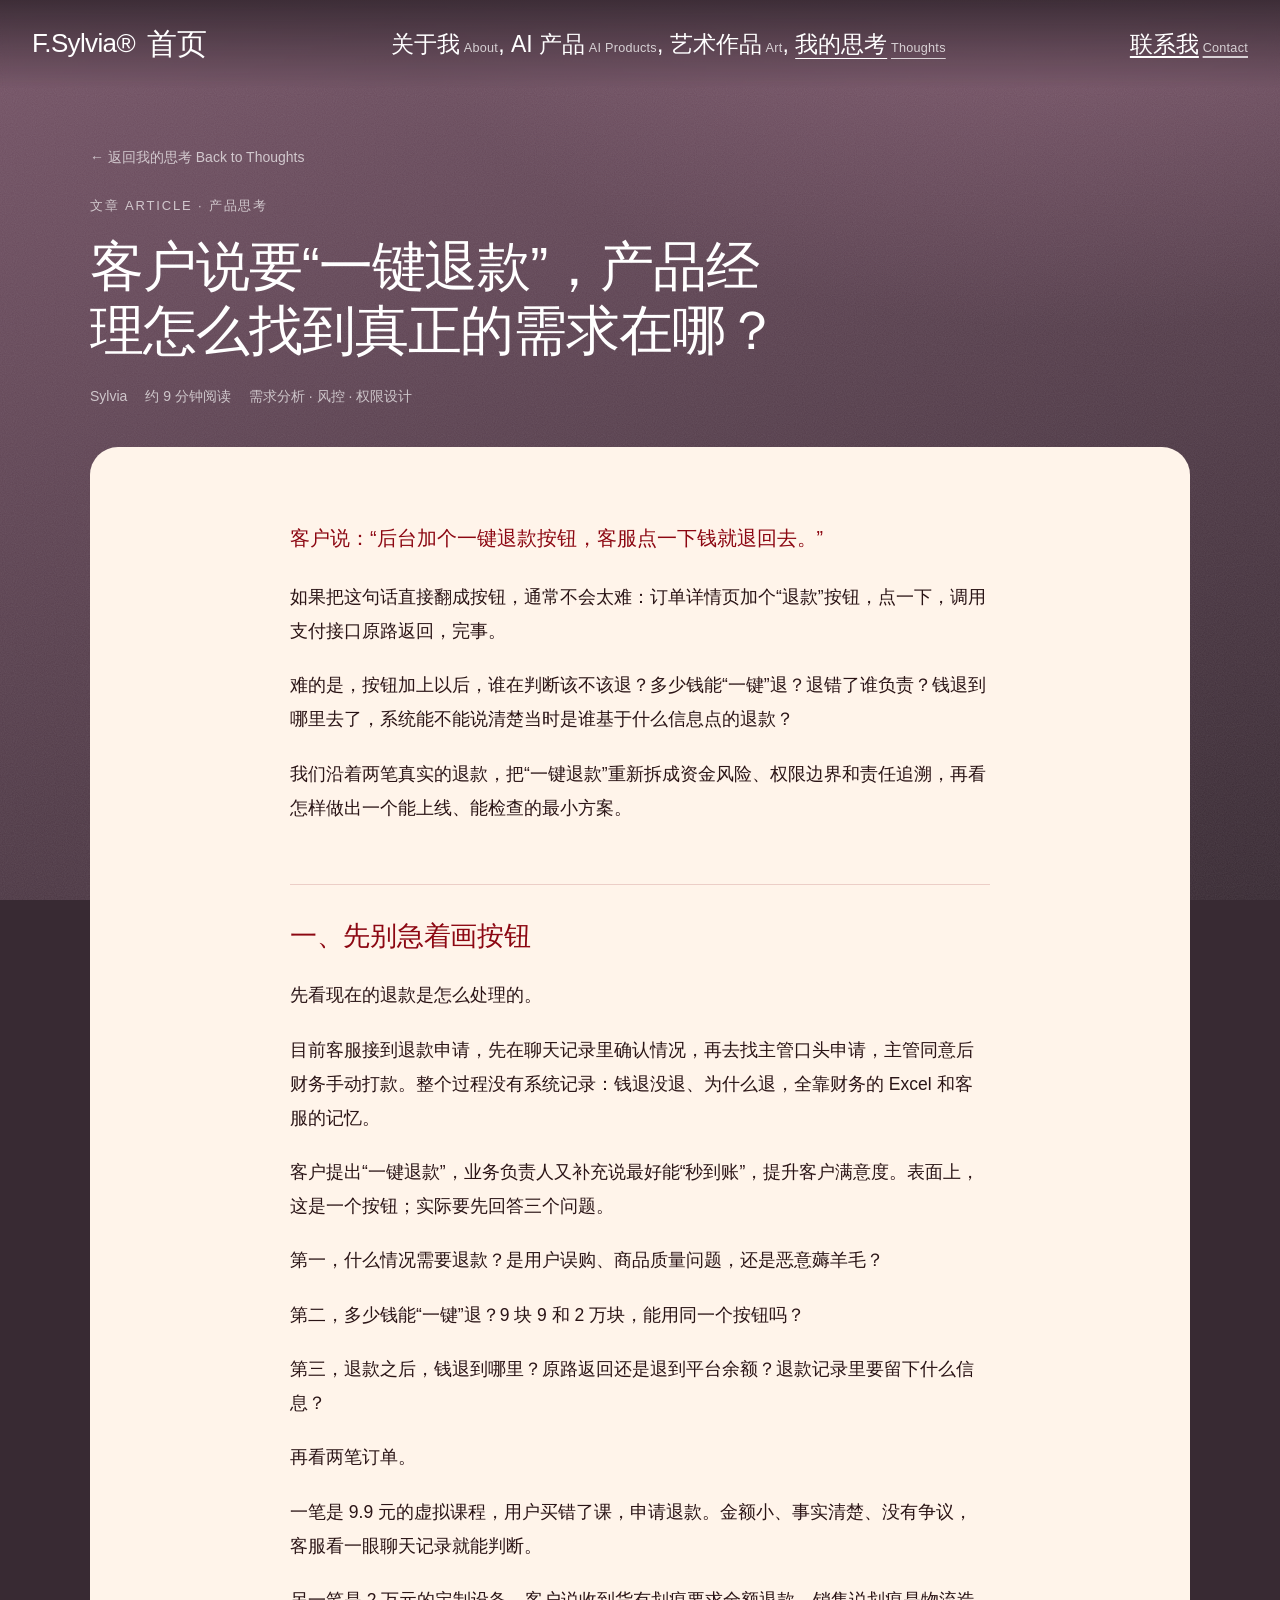
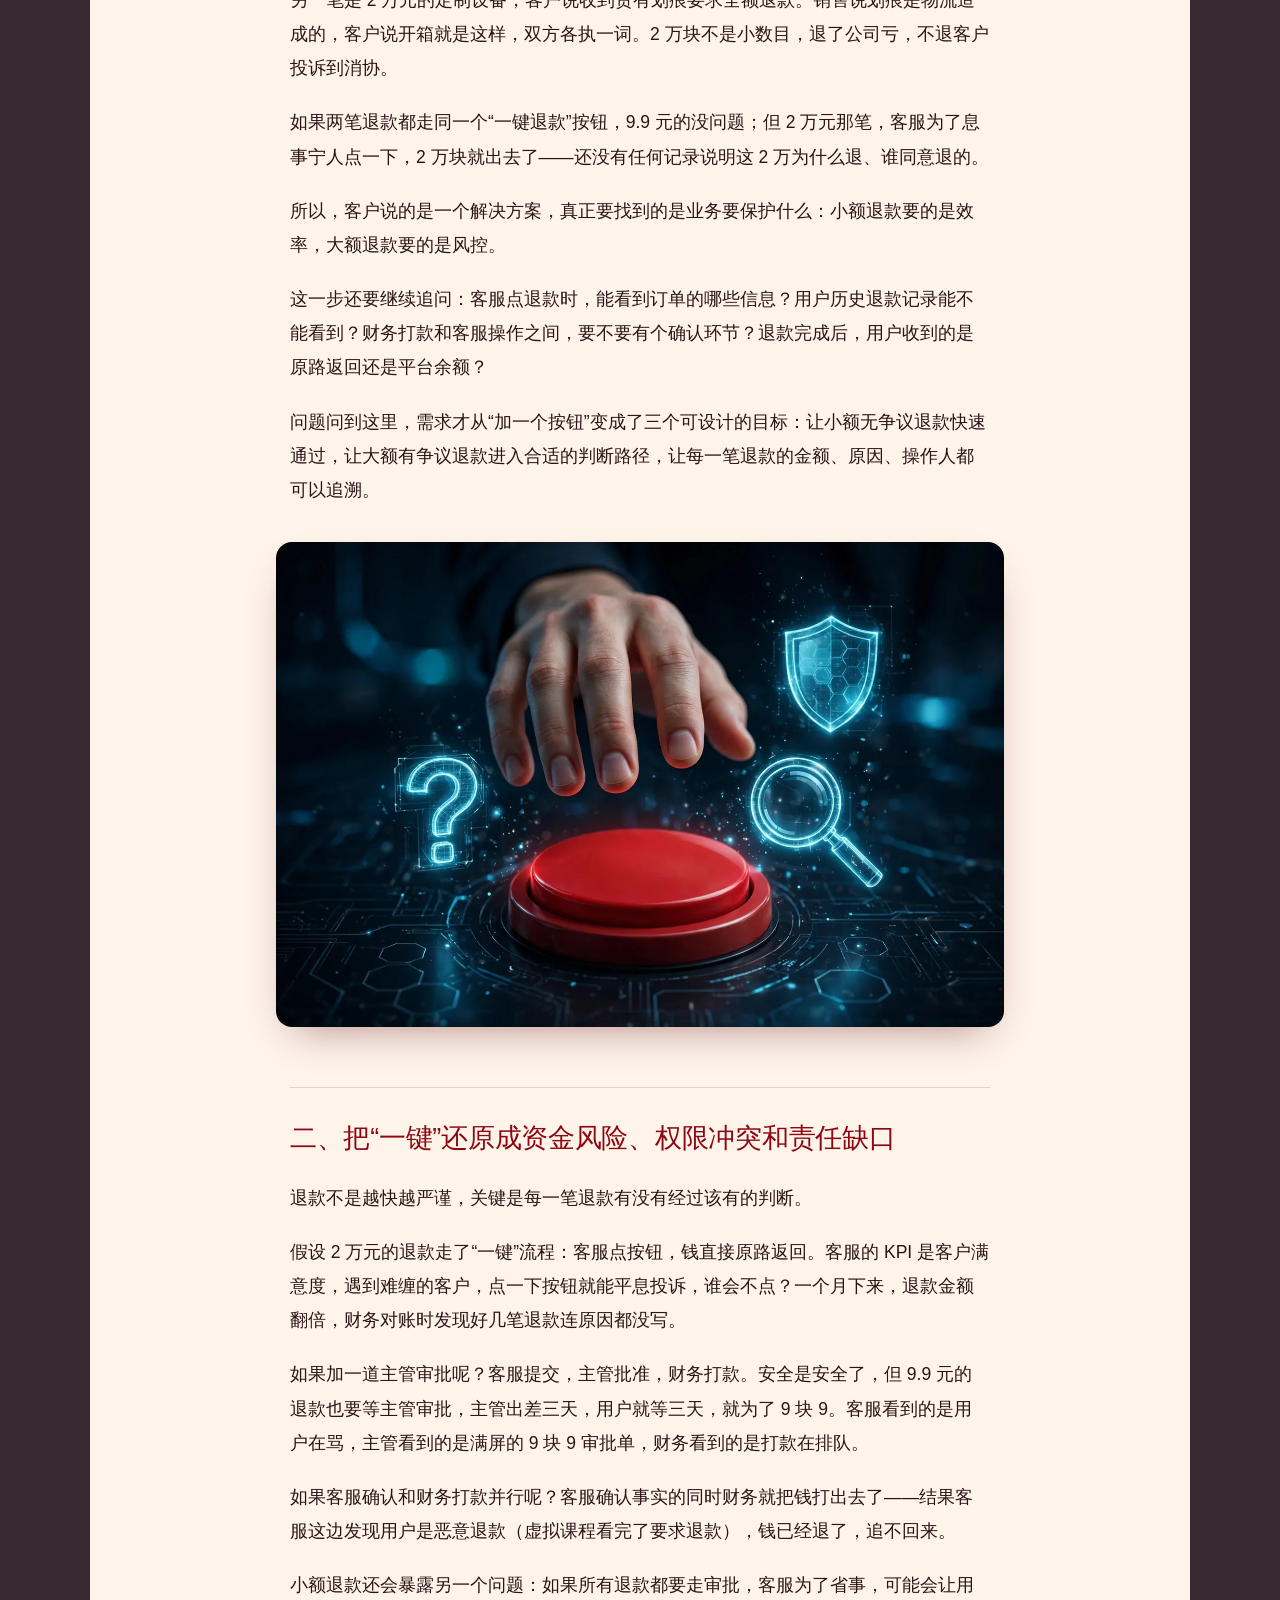
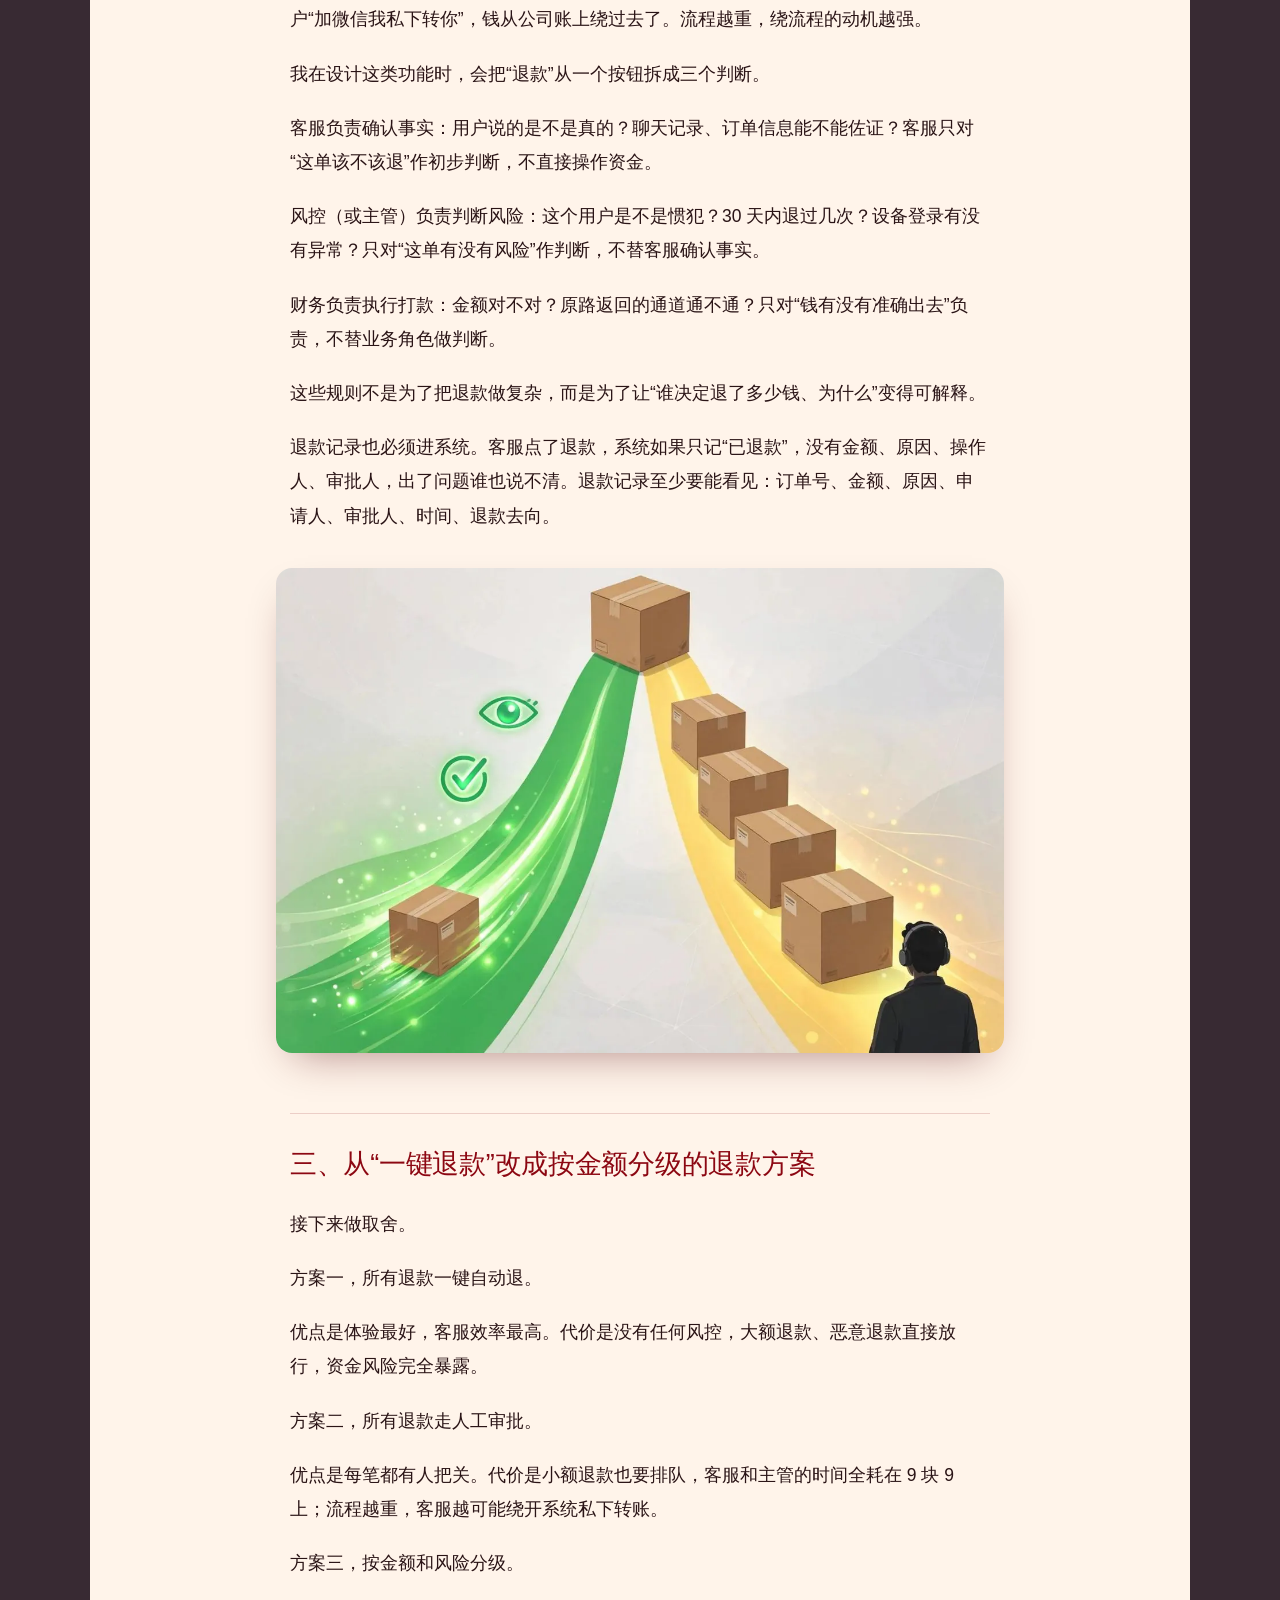
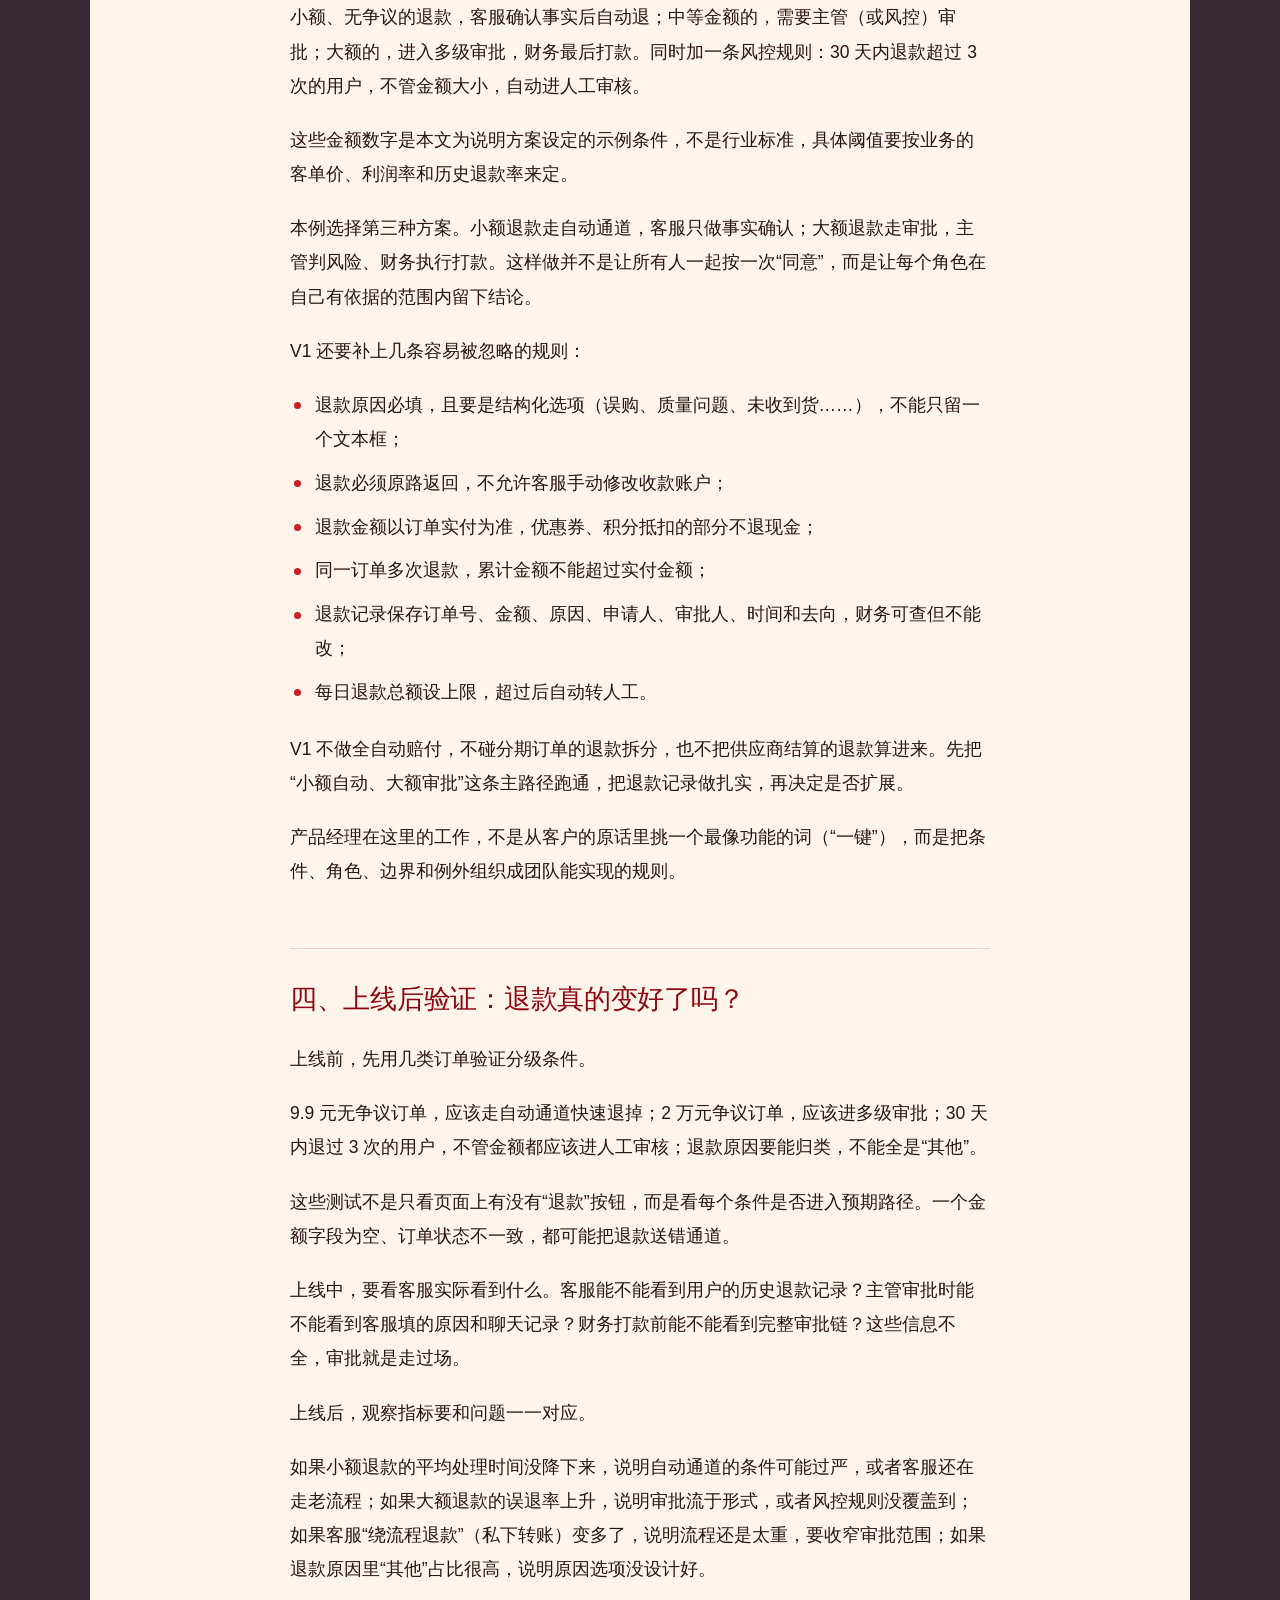
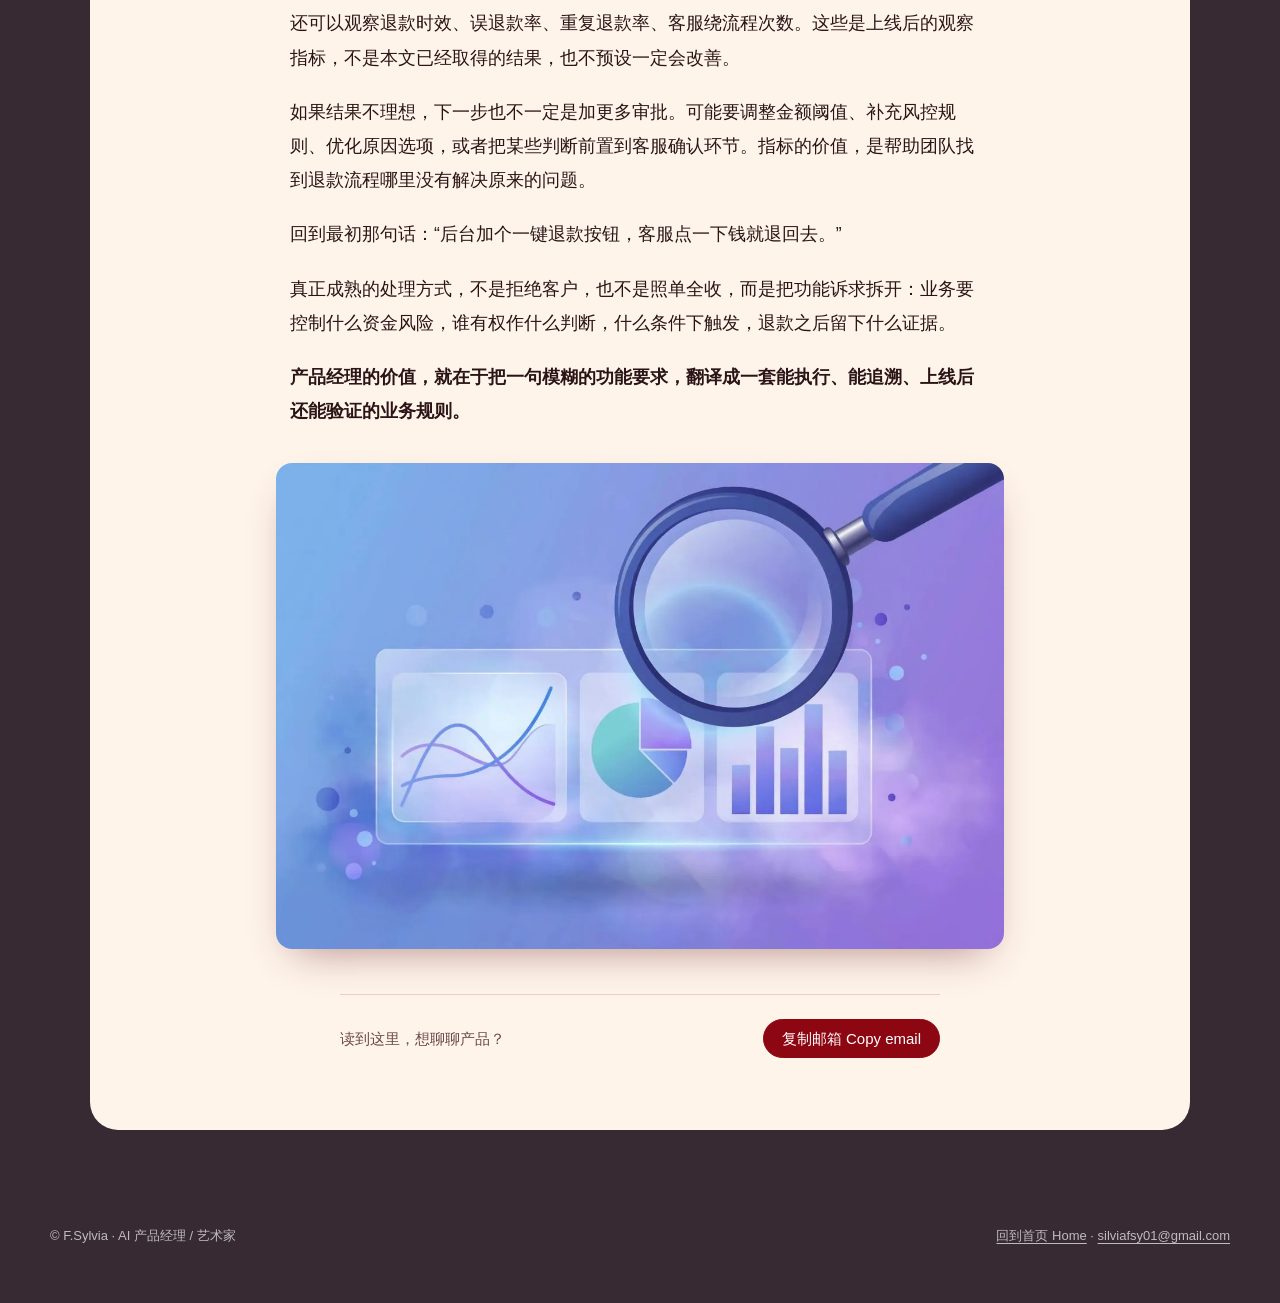
<file: article-refund.html>
<!doctype html>
<html lang="zh-CN">
<head>
<meta charset="utf-8" />
<meta name="viewport" content="width=device-width, initial-scale=1, viewport-fit=cover" />
<title>客户说要“一键退款”，产品经理怎么找到真正的需求在哪？ — F.Sylvia</title>
<meta name="description" content="从一句“加个一键退款按钮”出发，拆解资金风险、权限边界和责任追溯，做出能上线、能验证的退款方案。" />
<link rel="stylesheet" href="https://db.onlinewebfonts.com/c/5ac3fe7c6abd2f62067f266d89671492?family=HelveticaNowDisplay-Medium" />
<link rel="stylesheet" href="https://db.onlinewebfonts.com/c/1aa3377e489837a26d019bba501e779d?family=HelveticaNowDisplayW01-Rg" />
<link rel="stylesheet" href="assets/site.css" />
</head>
<body>
  <nav class="nav">
    <a class="logo" href="index.html">
      <span class="logo-text">F.Sylvia®</span>
      <span class="logo-star">首页</span>
    </a>
    <div class="links">
      <a href="about.html">关于我<small>About</small></a><span>,&nbsp;</span>
      <a href="products.html">AI 产品<small>AI Products</small></a><span>,&nbsp;</span>
      <a href="art.html">艺术作品<small>Art</small></a><span>,&nbsp;</span>
      <a href="content.html" class="active" aria-current="page">我的思考<small>Thoughts</small></a>
    </div>
    <a class="cta" href="about.html#contact">联系我<small>Contact</small></a>
    <button class="burger" id="burger" aria-label="打开菜单 Menu"><span></span><span></span><span></span></button>
  </nav>
  <div class="overlay m-links" id="overlay">
    <a href="index.html">首页<small>Home</small></a>
    <a href="about.html">关于我<small>About</small></a>
    <a href="products.html">AI 产品<small>AI Products</small></a>
    <a href="art.html">艺术作品<small>Art</small></a>
    <a href="content.html">我的思考<small>Thoughts</small></a>
    <a href="about.html#contact" class="u">联系我<small>Contact</small></a>
  </div>

  <main class="wrap">

    <style>
      .art-head { padding: 56px 0 40px; max-width: 860px; }
      .back { display: inline-flex; gap: 8px; font-size: 14px; color: var(--muted); margin-bottom: 28px; }
      .back:hover { color: #fff; }
      .art-title { font-family: var(--font-heading); font-weight: 500; font-size: clamp(30px, 5vw, 54px); line-height: 1.18; letter-spacing: -0.02em; text-wrap: balance; }
      .art-meta { display: flex; flex-wrap: wrap; gap: 10px 18px; margin-top: 22px; color: var(--muted); font-size: 14px; }
      .art-card { background: var(--cream); color: #2a1416; border-radius: 28px; padding: clamp(28px, 6vw, 72px) clamp(20px, 7vw, 96px); margin-bottom: 56px; }
      .art-body { max-width: 40em; margin: 0 auto; font-size: 17.5px; line-height: 1.95; }
      .art-body p { margin: 0 0 1.15em; }
      .art-body > p:first-child { font-size: 1.12em; color: #8c0712; }
      .art-body h2 { font-family: var(--font-heading); font-weight: 500; font-size: clamp(22px, 2.8vw, 27px); line-height: 1.35; letter-spacing: -0.01em; color: #8c0712; margin: 2.2em 0 .9em; padding-top: 1.2em; border-top: 1px solid rgba(140, 7, 18, .16); }
      .art-body ul { margin: 0 0 1.3em; padding-left: 0; list-style: none; }
      .art-body li { position: relative; padding-left: 1.4em; margin-bottom: .55em; }
      .art-body li::before { content: ""; position: absolute; left: .2em; top: .82em; width: 7px; height: 7px; border-radius: 50%; background: #c7202b; }
      .art-body li p { margin: 0; }
      .art-body strong { color: #8c0712; font-weight: 600; }
      .art-body .pull { font-family: var(--font-heading); font-size: 1.3em; line-height: 1.5; color: #8c0712; border-left: 3px solid #c7202b; padding: .2em 0 .2em 1em; margin: 1.4em 0; }
      .art-fig { margin: 2em -2%; }
      .art-fig img { width: 100%; height: auto; border-radius: 16px; box-shadow: 0 18px 40px -18px rgba(80, 0, 10, .45); }
      .art-body > p:last-of-type { font-weight: 600; }
      .art-foot { max-width: 40em; margin: 3em auto 0; padding-top: 1.6em; border-top: 1px solid rgba(140, 7, 18, .16); display: flex; flex-wrap: wrap; gap: 12px; justify-content: space-between; align-items: center; font-size: 15px; color: #6b4a4c; }
      .art-foot .btn { background: var(--red); border-color: var(--red); color: #fff; }
      .art-foot .btn:hover { background: var(--ink); border-color: var(--ink); }
      @media (max-width: 600px) { .art-body { font-size: 16.5px; line-height: 1.9; } .art-fig { margin: 1.6em 0; } }
    </style>

    <header class="art-head">
      <a class="back" href="content.html">← 返回我的思考 Back to Thoughts</a>
      <p class="eyebrow">文章 Article · 产品思考</p>
      <h1 class="art-title">客户说要“一键退款”，产品经理怎么找到真正的需求在哪？</h1>
      <div class="art-meta"><span>Sylvia</span><span>约 9 分钟阅读</span><span>需求分析 · 风控 · 权限设计</span></div>
    </header>

    <article class="art-card">
      <div class="art-body">
<p>客户说：“后台加个一键退款按钮，客服点一下钱就退回去。”</p>
<p>如果把这句话直接翻成按钮，通常不会太难：订单详情页加个“退款”按钮，点一下，调用支付接口原路返回，完事。</p>
<p>难的是，按钮加上以后，谁在判断该不该退？多少钱能“一键”退？退错了谁负责？钱退到哪里去了，系统能不能说清楚当时是谁基于什么信息点的退款？</p>
<p>我们沿着两笔真实的退款，把“一键退款”重新拆成资金风险、权限边界和责任追溯，再看怎样做出一个能上线、能检查的最小方案。</p>
<h2>一、先别急着画按钮</h2>
<p>先看现在的退款是怎么处理的。</p>
<p>目前客服接到退款申请，先在聊天记录里确认情况，再去找主管口头申请，主管同意后财务手动打款。整个过程没有系统记录：钱退没退、为什么退，全靠财务的 Excel 和客服的记忆。</p>
<p>客户提出“一键退款”，业务负责人又补充说最好能“秒到账”，提升客户满意度。表面上，这是一个按钮；实际要先回答三个问题。</p>
<p>第一，什么情况需要退款？是用户误购、商品质量问题，还是恶意薅羊毛？</p>
<p>第二，多少钱能“一键”退？9 块 9 和 2 万块，能用同一个按钮吗？</p>
<p>第三，退款之后，钱退到哪里？原路返回还是退到平台余额？退款记录里要留下什么信息？</p>
<p>再看两笔订单。</p>
<p>一笔是 9.9 元的虚拟课程，用户买错了课，申请退款。金额小、事实清楚、没有争议，客服看一眼聊天记录就能判断。</p>
<p>另一笔是 2 万元的定制设备，客户说收到货有划痕要求全额退款。销售说划痕是物流造成的，客户说开箱就是这样，双方各执一词。2 万块不是小数目，退了公司亏，不退客户投诉到消协。</p>
<p>如果两笔退款都走同一个“一键退款”按钮，9.9 元的没问题；但 2 万元那笔，客服为了息事宁人点一下，2 万块就出去了——还没有任何记录说明这 2 万为什么退、谁同意退的。</p>
<p>所以，客户说的是一个解决方案，真正要找到的是业务要保护什么：小额退款要的是效率，大额退款要的是风控。</p>
<p>这一步还要继续追问：客服点退款时，能看到订单的哪些信息？用户历史退款记录能不能看到？财务打款和客服操作之间，要不要有个确认环节？退款完成后，用户收到的是原路返回还是平台余额？</p>
<p>问题问到这里，需求才从“加一个按钮”变成了三个可设计的目标：让小额无争议退款快速通过，让大额有争议退款进入合适的判断路径，让每一笔退款的金额、原因、操作人都可以追溯。</p>
<figure class="art-fig"><img src="assets/posts/refund-1.webp" alt="一只手正要按下红色按钮，旁边是问号、盾牌和放大镜" loading="lazy" width="1400" height="933" /></figure>

<h2>二、把“一键”还原成资金风险、权限冲突和责任缺口</h2>
<p>退款不是越快越严谨，关键是每一笔退款有没有经过该有的判断。</p>
<p>假设 2 万元的退款走了“一键”流程：客服点按钮，钱直接原路返回。客服的 KPI 是客户满意度，遇到难缠的客户，点一下按钮就能平息投诉，谁会不点？一个月下来，退款金额翻倍，财务对账时发现好几笔退款连原因都没写。</p>
<p>如果加一道主管审批呢？客服提交，主管批准，财务打款。安全是安全了，但 9.9 元的退款也要等主管审批，主管出差三天，用户就等三天，就为了 9 块 9。客服看到的是用户在骂，主管看到的是满屏的 9 块 9 审批单，财务看到的是打款在排队。</p>
<p>如果客服确认和财务打款并行呢？客服确认事实的同时财务就把钱打出去了——结果客服这边发现用户是恶意退款（虚拟课程看完了要求退款），钱已经退了，追不回来。</p>
<p>小额退款还会暴露另一个问题：如果所有退款都要走审批，客服为了省事，可能会让用户“加微信我私下转你”，钱从公司账上绕过去了。流程越重，绕流程的动机越强。</p>
<p>我在设计这类功能时，会把“退款”从一个按钮拆成三个判断。</p>
<p>客服负责确认事实：用户说的是不是真的？聊天记录、订单信息能不能佐证？客服只对“这单该不该退”作初步判断，不直接操作资金。</p>
<p>风控（或主管）负责判断风险：这个用户是不是惯犯？30 天内退过几次？设备登录有没有异常？只对“这单有没有风险”作判断，不替客服确认事实。</p>
<p>财务负责执行打款：金额对不对？原路返回的通道通不通？只对“钱有没有准确出去”负责，不替业务角色做判断。</p>
<p>这些规则不是为了把退款做复杂，而是为了让“谁决定退了多少钱、为什么”变得可解释。</p>
<p>退款记录也必须进系统。客服点了退款，系统如果只记“已退款”，没有金额、原因、操作人、审批人，出了问题谁也说不清。退款记录至少要能看见：订单号、金额、原因、申请人、审批人、时间、退款去向。</p>
<figure class="art-fig"><img src="assets/posts/refund-2.webp" alt="两条通道：绿色快速通道和排队等待的黄色通道" loading="lazy" width="1400" height="933" /></figure>

<h2>三、从“一键退款”改成按金额分级的退款方案</h2>
<p>接下来做取舍。</p>
<p>方案一，所有退款一键自动退。</p>
<p>优点是体验最好，客服效率最高。代价是没有任何风控，大额退款、恶意退款直接放行，资金风险完全暴露。</p>
<p>方案二，所有退款走人工审批。</p>
<p>优点是每笔都有人把关。代价是小额退款也要排队，客服和主管的时间全耗在 9 块 9 上；流程越重，客服越可能绕开系统私下转账。</p>
<p>方案三，按金额和风险分级。</p>
<p>小额、无争议的退款，客服确认事实后自动退；中等金额的，需要主管（或风控）审批；大额的，进入多级审批，财务最后打款。同时加一条风控规则：30 天内退款超过 3 次的用户，不管金额大小，自动进人工审核。</p>
<p>这些金额数字是本文为说明方案设定的示例条件，不是行业标准，具体阈值要按业务的客单价、利润率和历史退款率来定。</p>
<p>本例选择第三种方案。小额退款走自动通道，客服只做事实确认；大额退款走审批，主管判风险、财务执行打款。这样做并不是让所有人一起按一次“同意”，而是让每个角色在自己有依据的范围内留下结论。</p>
<p>V1 还要补上几条容易被忽略的规则：</p>
<ul>
<li><blockquote>
<p>退款原因必填，且要是结构化选项（误购、质量问题、未收到货……），不能只留一个文本框；</p>
</blockquote></li>
<li><blockquote>
<p>退款必须原路返回，不允许客服手动修改收款账户；</p>
</blockquote></li>
<li><blockquote>
<p>退款金额以订单实付为准，优惠券、积分抵扣的部分不退现金；</p>
</blockquote></li>
<li><blockquote>
<p>同一订单多次退款，累计金额不能超过实付金额；</p>
</blockquote></li>
<li><blockquote>
<p>退款记录保存订单号、金额、原因、申请人、审批人、时间和去向，财务可查但不能改；</p>
</blockquote></li>
<li><blockquote>
<p>每日退款总额设上限，超过后自动转人工。</p>
</blockquote></li>
</ul>
<p>V1 不做全自动赔付，不碰分期订单的退款拆分，也不把供应商结算的退款算进来。先把“小额自动、大额审批”这条主路径跑通，把退款记录做扎实，再决定是否扩展。</p>
<p>产品经理在这里的工作，不是从客户的原话里挑一个最像功能的词（“一键”），而是把条件、角色、边界和例外组织成团队能实现的规则。</p>
<h2>四、上线后验证：退款真的变好了吗？</h2>
<p>上线前，先用几类订单验证分级条件。</p>
<p>9.9 元无争议订单，应该走自动通道快速退掉；2 万元争议订单，应该进多级审批；30 天内退过 3 次的用户，不管金额都应该进人工审核；退款原因要能归类，不能全是“其他”。</p>
<p>这些测试不是只看页面上有没有“退款”按钮，而是看每个条件是否进入预期路径。一个金额字段为空、订单状态不一致，都可能把退款送错通道。</p>
<p>上线中，要看客服实际看到什么。客服能不能看到用户的历史退款记录？主管审批时能不能看到客服填的原因和聊天记录？财务打款前能不能看到完整审批链？这些信息不全，审批就是走过场。</p>
<p>上线后，观察指标要和问题一一对应。</p>
<p>如果小额退款的平均处理时间没降下来，说明自动通道的条件可能过严，或者客服还在走老流程；如果大额退款的误退率上升，说明审批流于形式，或者风控规则没覆盖到；如果客服“绕流程退款”（私下转账）变多了，说明流程还是太重，要收窄审批范围；如果退款原因里“其他”占比很高，说明原因选项没设计好。</p>
<p>还可以观察退款时效、误退款率、重复退款率、客服绕流程次数。这些是上线后的观察指标，不是本文已经取得的结果，也不预设一定会改善。</p>
<p>如果结果不理想，下一步也不一定是加更多审批。可能要调整金额阈值、补充风控规则、优化原因选项，或者把某些判断前置到客服确认环节。指标的价值，是帮助团队找到退款流程哪里没有解决原来的问题。</p>
<p>回到最初那句话：“后台加个一键退款按钮，客服点一下钱就退回去。”</p>
<p>真正成熟的处理方式，不是拒绝客户，也不是照单全收，而是把功能诉求拆开：业务要控制什么资金风险，谁有权作什么判断，什么条件下触发，退款之后留下什么证据。</p>
<p>产品经理的价值，就在于把一句模糊的功能要求，翻译成一套能执行、能追溯、上线后还能验证的业务规则。</p>
<figure class="art-fig"><img src="assets/posts/refund-3.webp" alt="放大镜下的数据看板" loading="lazy" width="1400" height="933" /></figure>


      </div>
      <div class="art-foot">
        <span>读到这里，想聊聊产品？</span>
        <button class="btn" type="button" data-copy="silviafsy01@gmail.com">复制邮箱 Copy email</button>
      </div>
    </article>

  </main>

  <footer class="wrap foot">
    <span>© F.Sylvia · AI 产品经理 / 艺术家</span>
    <span><a href="index.html">回到首页 Home</a> · <button type="button" data-copy="silviafsy01@gmail.com" style="background:none;border:0;text-decoration:underline;text-underline-offset:3px">silviafsy01@gmail.com</button></span>
  </footer>
  <script src="assets/site.js"></script>
</body>
</html>
</file>
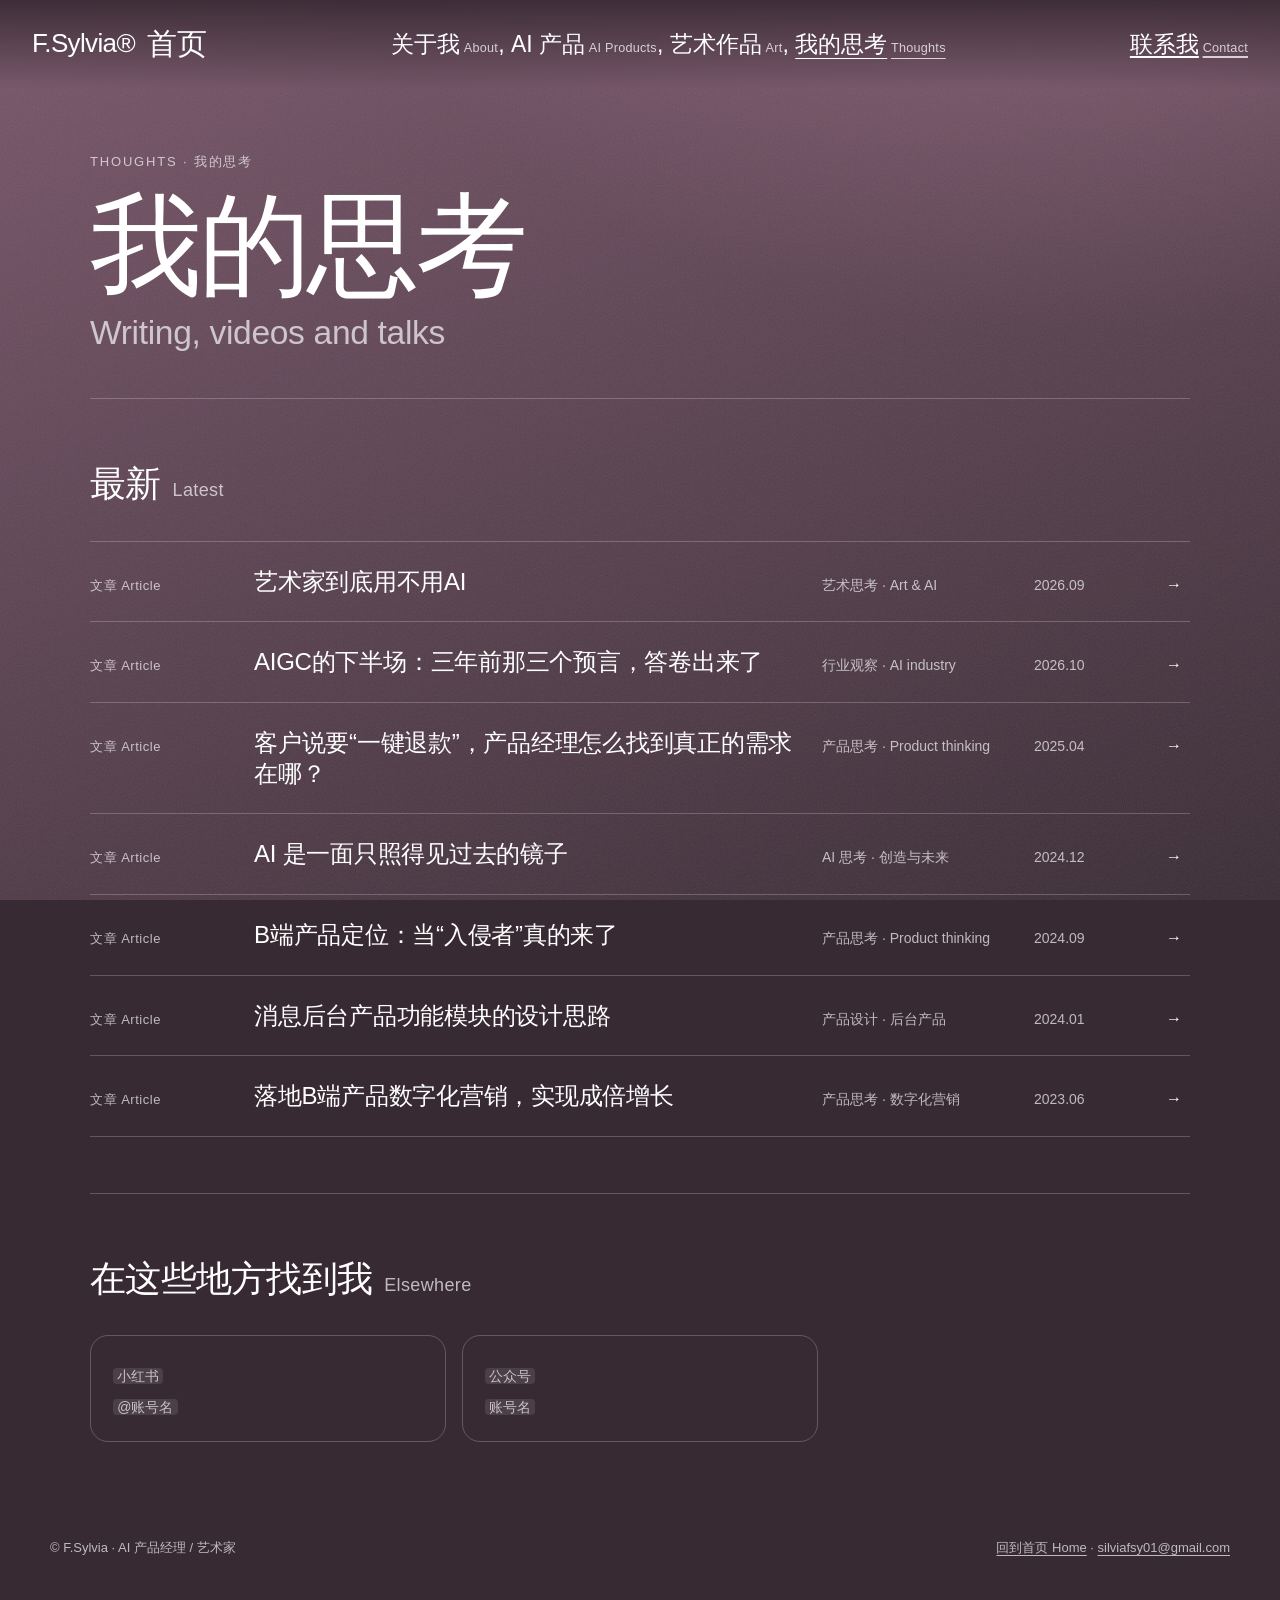
<file: content.html>
<!doctype html>
<html lang="zh-CN">
<head>
<meta charset="utf-8" />
<meta name="viewport" content="width=device-width, initial-scale=1, viewport-fit=cover" />
<title>我的思考 — F.Sylvia</title>
<meta name="description" content="Sylvia 的文章、视频和分享。" />
<link rel="stylesheet" href="https://db.onlinewebfonts.com/c/5ac3fe7c6abd2f62067f266d89671492?family=HelveticaNowDisplay-Medium" />
<link rel="stylesheet" href="https://db.onlinewebfonts.com/c/1aa3377e489837a26d019bba501e779d?family=HelveticaNowDisplayW01-Rg" />
<link rel="stylesheet" href="assets/site.css" />
</head>
<body>
  <nav class="nav">
    <a class="logo" href="index.html">
      <span class="logo-text">F.Sylvia®</span>
      <span class="logo-star">首页</span>
    </a>
    <div class="links">
      <a href="about.html">关于我<small>About</small></a><span>,&nbsp;</span>
      <a href="products.html">AI 产品<small>AI Products</small></a><span>,&nbsp;</span>
      <a href="art.html">艺术作品<small>Art</small></a><span>,&nbsp;</span>
      <a href="content.html" class="active" aria-current="page">我的思考<small>Thoughts</small></a>
    </div>
    <a class="cta" href="about.html#contact">联系我<small>Contact</small></a>
    <button class="burger" id="burger" aria-label="打开菜单 Menu"><span></span><span></span><span></span></button>
  </nav>
  <div class="overlay m-links" id="overlay">
    <a href="index.html">首页<small>Home</small></a>
    <a href="about.html">关于我<small>About</small></a>
    <a href="products.html">AI 产品<small>AI Products</small></a>
    <a href="art.html">艺术作品<small>Art</small></a>
    <a href="content.html">我的思考<small>Thoughts</small></a>
    <a href="about.html#contact" class="u">联系我<small>Contact</small></a>
  </div>

  <main class="wrap">

    <style>
      .posts { list-style: none; margin-top: 8px; }
      .post { display: grid; grid-template-columns: 1fr auto; gap: 6px 20px; padding: 24px 0; border-top: 1px solid var(--line); align-items: baseline; position: relative; }
      .post:last-child { border-bottom: 1px solid var(--line); }
      @media (min-width: 820px) { .post { grid-template-columns: 9em 1fr 12em 7em 1.5em; } }
      .post .kind { font-size: 13px; color: var(--muted); letter-spacing: .04em; }
      .post .ptitle { font-family: var(--font-heading); font-weight: 500; font-size: clamp(19px, 2.4vw, 24px); letter-spacing: -0.01em; line-height: 1.3; grid-column: 1 / -1; }
      @media (min-width: 820px) { .post .ptitle { grid-column: auto; } }
      .post .ptitle::after { content: ""; position: absolute; inset: 0; }
      .post .pmeta2, .post time { font-size: 14px; color: var(--muted); font-variant-numeric: tabular-nums; }
      .post .arrow { transition: transform .25s; display: none; }
      @media (min-width: 820px) { .post .arrow { display: inline; } }
      .post:hover .arrow { transform: translate(3px, -3px); }
      .post:hover .ptitle { text-decoration: underline; text-underline-offset: 5px; text-decoration-thickness: 1px; }
      .channels { display: grid; gap: 16px; grid-template-columns: 1fr; }
      @media (min-width: 720px) { .channels { grid-template-columns: repeat(3, 1fr); } }
      .channel { border: 1px solid var(--line); border-radius: 18px; padding: 22px; display: flex; flex-direction: column; gap: 6px; transition: background-color .2s; }
      .channel:hover { background: rgba(255,255,255,.07); }
      .channel b { font-family: var(--font-heading); font-weight: 500; font-size: 20px; }
      .channel span { color: var(--muted); font-size: 14px; }
    </style>

    <header class="page-head">
      <p class="eyebrow rise">Thoughts · 我的思考</p>
      <h1 class="page-title rise">我的思考<small>Writing, videos and talks</small></h1>

    </header>

    <section class="section">
      <h2 class="section-title rise">最新 <small>Latest</small></h2>
      <ul class="posts">
        <li class="post rise">
          <span class="kind">文章 Article</span>
          <a class="ptitle" href="article-artist-ai.html">艺术家到底用不用AI</a>
          <span class="pmeta2">艺术思考 · Art & AI</span>
          <time>2026.09</time>
          <span class="arrow" aria-hidden="true">→</span>
        </li>
        <li class="post rise">
          <span class="kind">文章 Article</span>
          <a class="ptitle" href="article-aigc.html">AIGC的下半场：三年前那三个预言，答卷出来了</a>
          <span class="pmeta2">行业观察 · AI industry</span>
          <time>2026.10</time>
          <span class="arrow" aria-hidden="true">→</span>
        </li>
        <li class="post rise">
          <span class="kind">文章 Article</span>
          <a class="ptitle" href="article-refund.html">客户说要“一键退款”，产品经理怎么找到真正的需求在哪？</a>
          <span class="pmeta2">产品思考 · Product thinking</span>
          <time>2025.04</time>
          <span class="arrow" aria-hidden="true">→</span>
        </li>
        <li class="post rise">
          <span class="kind">文章 Article</span>
          <a class="ptitle" href="article-ai-mirror.html">AI 是一面只照得见过去的镜子</a>
          <span class="pmeta2">AI 思考 · 创造与未来</span>
          <time>2024.12</time>
          <span class="arrow" aria-hidden="true">→</span>
        </li>
        <li class="post rise">
          <span class="kind">文章 Article</span>
          <a class="ptitle" href="article-b2b.html">B端产品定位：当“入侵者”真的来了</a>
          <span class="pmeta2">产品思考 · Product thinking</span>
          <time>2024.09</time>
          <span class="arrow" aria-hidden="true">→</span>
        </li>
        <li class="post rise">
          <span class="kind">文章 Article</span>
          <a class="ptitle" href="article-message-backend.html">消息后台产品功能模块的设计思路</a>
          <span class="pmeta2">产品设计 · 后台产品</span>
          <time>2024.01</time>
          <span class="arrow" aria-hidden="true">→</span>
        </li>
        <li class="post rise">
          <span class="kind">文章 Article</span>
          <a class="ptitle" href="article-b2b-digital-marketing.html">落地B端产品数字化营销，实现成倍增长</a>
          <span class="pmeta2">产品思考 · 数字化营销</span>
          <time>2023.06</time>
          <span class="arrow" aria-hidden="true">→</span>
        </li>
      </ul>
    </section>

    <section class="section">
      <h2 class="section-title rise">在这些地方找到我 <small>Elsewhere</small></h2>
      <div class="channels">
        <a class="channel rise" href="#"><b><span class="ph">小红书</span></b><span><span class="ph">@账号名</span></span></a>
        <a class="channel rise" href="#"><b><span class="ph">公众号</span></b><span><span class="ph">账号名</span></span></a>
      </div>
    </section>

  </main>

  <footer class="wrap foot">
    <span>© F.Sylvia · AI 产品经理 / 艺术家</span>
    <span><a href="index.html">回到首页 Home</a> · <button type="button" data-copy="silviafsy01@gmail.com" style="background:none;border:0;text-decoration:underline;text-underline-offset:3px">silviafsy01@gmail.com</button></span>
  </footer>
  <script src="assets/site.js"></script>
</body>
</html>
</file>
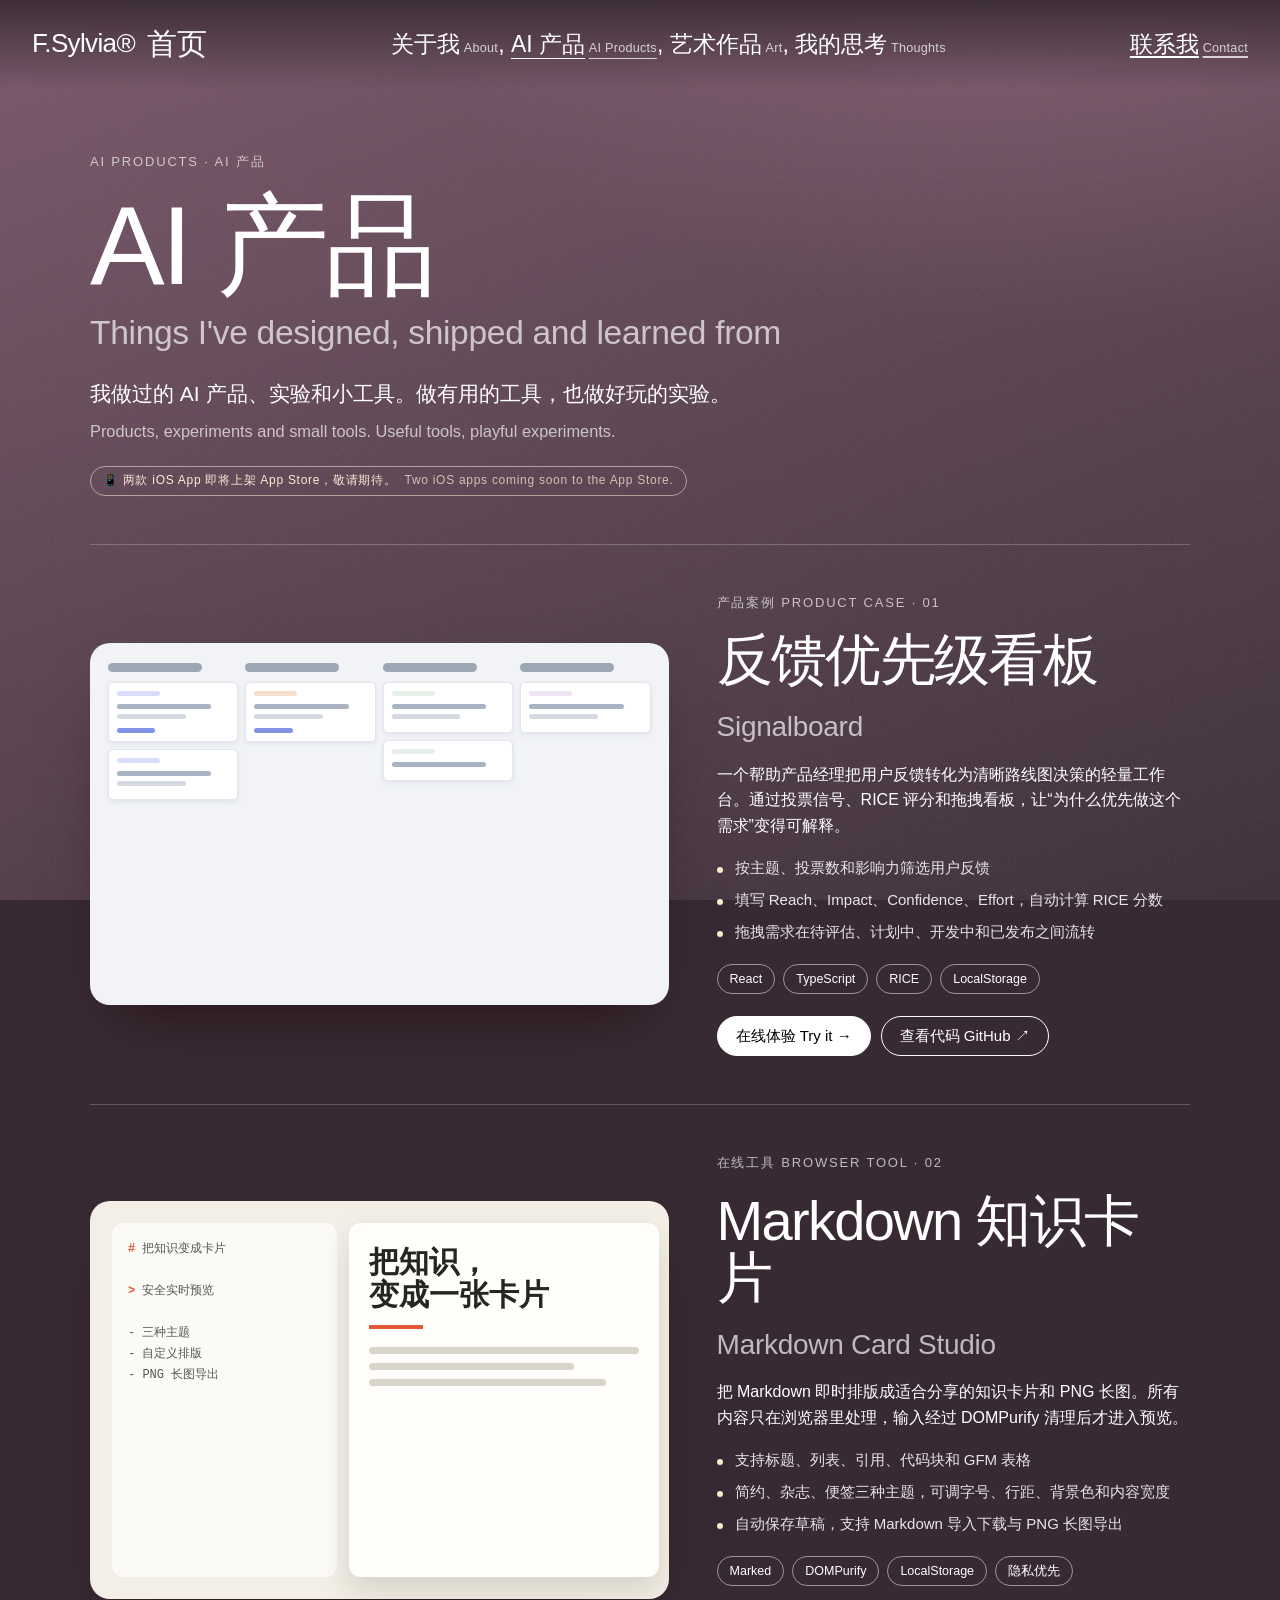
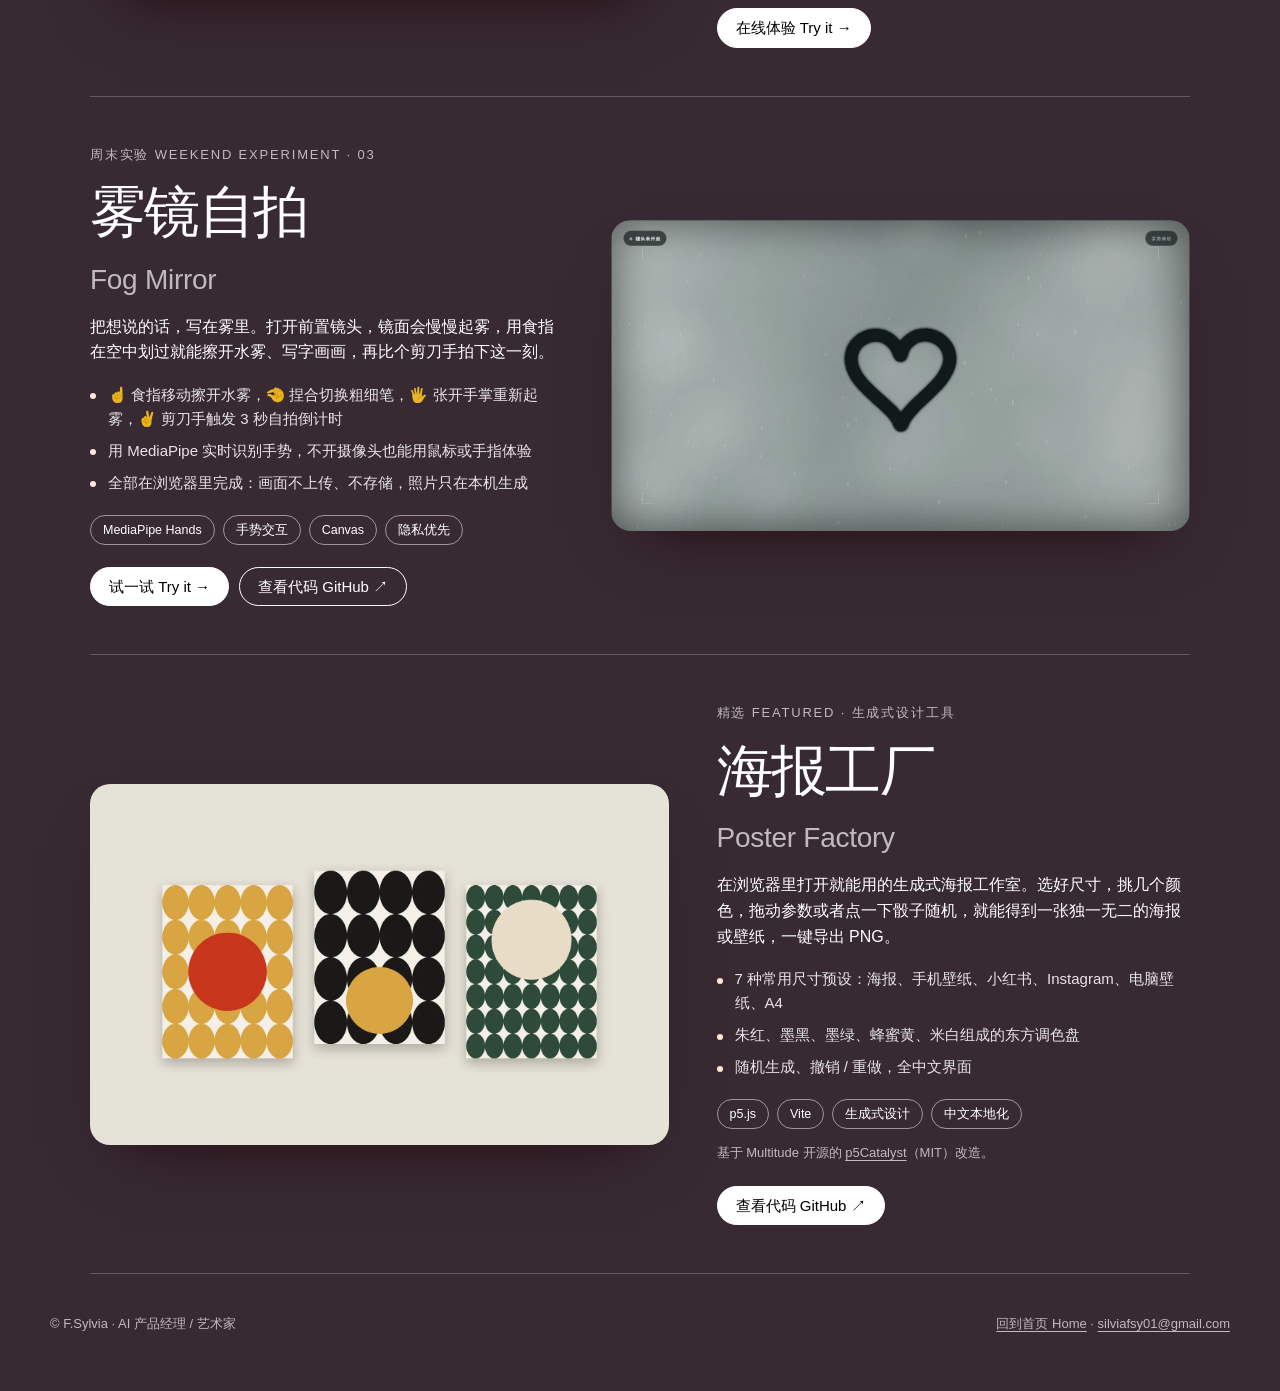
<file: products.html>
<!doctype html>
<html lang="zh-CN">
<head>
<meta charset="utf-8" />
<meta name="viewport" content="width=device-width, initial-scale=1, viewport-fit=cover" />
<title>AI 产品 — F.Sylvia</title>
<meta name="description" content="Sylvia 做过的 AI 产品、实验和小工具。" />
<link rel="stylesheet" href="https://db.onlinewebfonts.com/c/5ac3fe7c6abd2f62067f266d89671492?family=HelveticaNowDisplay-Medium" />
<link rel="stylesheet" href="https://db.onlinewebfonts.com/c/1aa3377e489837a26d019bba501e779d?family=HelveticaNowDisplayW01-Rg" />
<link rel="stylesheet" href="assets/site.css" />
</head>
<body>
  <nav class="nav">
    <a class="logo" href="index.html">
      <span class="logo-text">F.Sylvia®</span>
      <span class="logo-star">首页</span>
    </a>
    <div class="links">
      <a href="about.html">关于我<small>About</small></a><span>,&nbsp;</span>
      <a href="products.html" class="active" aria-current="page">AI 产品<small>AI Products</small></a><span>,&nbsp;</span>
      <a href="art.html">艺术作品<small>Art</small></a><span>,&nbsp;</span>
      <a href="content.html">我的思考<small>Thoughts</small></a>
    </div>
    <a class="cta" href="about.html#contact">联系我<small>Contact</small></a>
    <button class="burger" id="burger" aria-label="打开菜单 Menu"><span></span><span></span><span></span></button>
  </nav>
  <div class="overlay m-links" id="overlay">
    <a href="index.html">首页<small>Home</small></a>
    <a href="about.html">关于我<small>About</small></a>
    <a href="products.html">AI 产品<small>AI Products</small></a>
    <a href="art.html">艺术作品<small>Art</small></a>
    <a href="content.html">我的思考<small>Thoughts</small></a>
    <a href="about.html#contact" class="u">联系我<small>Contact</small></a>
  </div>

  <main class="wrap">

    <style>
      .pgrid { display: grid; gap: 28px; grid-template-columns: 1fr; padding-bottom: 8px; }
      @media (min-width: 820px) { .pgrid { grid-template-columns: repeat(2, 1fr); gap: 36px; } }
      .pcard { display: flex; flex-direction: column; gap: 18px; min-width: 0; }
      .pcard .ph-img { aspect-ratio: 16 / 10; transition: transform .4s ease; }
      .pcard:hover .ph-img { transform: translateY(-4px) rotate(-.4deg); }
      .pbody { display: flex; flex-direction: column; gap: 12px; align-items: flex-start; }
      .pmeta { display: flex; gap: 14px; font-size: 13px; color: var(--muted); letter-spacing: .04em; }
      .pcard h3 { font-family: var(--font-heading); font-weight: 500; font-size: clamp(24px, 3vw, 30px); letter-spacing: -0.02em; line-height: 1.15; }
      .pcard h3 small { font-family: var(--font-body); font-size: .55em; color: var(--muted); margin-left: .3em; }
      .pcard p { color: rgba(255,255,255,.86); max-width: 34em; }
      .feature { display: grid; gap: 28px; align-items: center; padding: 48px 0; border-bottom: 1px solid var(--line); }
      @media (min-width: 900px) { .feature { grid-template-columns: 1.1fr .9fr; gap: 48px; } }
      .feature > * { min-width: 0; }
      .feature .ph-img { aspect-ratio: 16 / 11; }
      .feature h2 { font-family: var(--font-heading); font-weight: 500; font-size: clamp(34px, 5vw, 56px); letter-spacing: -0.03em; line-height: 1.02; margin: 10px 0 16px; }
      .stats { display: flex; gap: 32px; flex-wrap: wrap; margin: 22px 0 26px; }
      .stat b { display: block; font-family: var(--font-heading); font-weight: 500; font-size: 30px; font-variant-numeric: tabular-nums; }
      .stat span { font-size: 13px; color: var(--muted); }
      .feature + .feature { border-top: 0; }
      @media (min-width: 900px) { .feature.flip { grid-template-columns: .9fr 1.1fr; } .feature.flip .shot { order: 2; } }
      .shot { display: block; border-radius: 20px; overflow: hidden; box-shadow: 0 30px 60px -30px rgba(30, 0, 4, .7); transition: transform .4s ease; }
      .shot:hover { transform: translateY(-4px) rotate(-.4deg); }
      .shot img { width: 100%; height: auto; }
      .feature h2 .en-name { font-size: .5em; color: var(--muted); font-family: var(--font-body); letter-spacing: -0.01em; }
      .feature p { max-width: 34em; }
      .feats { list-style: none; margin: 18px 0 20px; display: grid; gap: 8px; max-width: 34em; }
      .feats li { position: relative; padding-left: 1.2em; color: rgba(255,255,255,.88); font-size: 15px; }
      .feats li::before { content: ""; position: absolute; left: 0; top: .7em; width: 6px; height: 6px; border-radius: 50%; background: #ffe9d6; }
      .credit { font-size: 13px; color: var(--muted); margin-top: 14px; }
      .credit a { text-decoration: underline; text-underline-offset: 3px; }
      .actions { display: flex; gap: 10px; flex-wrap: wrap; margin-top: 22px; }

      .markdown-card-preview { aspect-ratio: 16 / 11; display: grid; grid-template-columns: 42% 58%; background: #f3efe6; color: #252620; padding: 22px; gap: 12px; }
      .md-demo-editor, .md-demo-paper { border-radius: 12px; overflow: hidden; }
      .md-demo-editor { background: #fbfaf6; padding: 16px; font: 12px/1.75 ui-monospace, SFMono-Regular, Menlo, monospace; color: #56574f; }
      .md-demo-editor b { color: #e25734; font-weight: 600; }
      .md-demo-paper { background: #fffefb; padding: 22px 20px; box-shadow: 0 15px 30px rgba(47,42,31,.14); }
      .md-demo-paper h3 { font-family: Georgia, serif; font-size: clamp(18px, 2.5vw, 30px); line-height: 1.1; margin: 0 0 14px; color: #252620; }
      .md-demo-paper i { display: block; width: 54px; height: 4px; background: #e25734; margin-bottom: 18px; }
      .md-demo-paper span { display: block; height: 7px; border-radius: 99px; background: #d8d5cb; margin: 9px 0; }
      .md-demo-paper span:nth-of-type(2) { width: 76%; }
      .md-demo-paper span:nth-of-type(3) { width: 88%; }
      @media (max-width: 520px) { .markdown-card-preview { padding: 12px; grid-template-columns: 38% 62%; } .md-demo-editor { padding: 10px; font-size: 9px; } .md-demo-paper { padding: 16px 12px; } }
      .signalboard-preview { aspect-ratio: 16 / 10; background: #f1f3f7; color: #263149; padding: 18px; display: grid; grid-template-columns: repeat(4, 1fr); gap: 7px; }
      .signalboard-preview .sb-col { min-width: 0; }
      .signalboard-preview .sb-head { height: 9px; width: 72%; border-radius: 5px; background: #9da6b5; margin: 2px 0 10px; }
      .signalboard-preview .sb-card { background: white; border: 1px solid #e1e5ec; border-radius: 5px; padding: 8px; margin-bottom: 7px; box-shadow: 0 2px 5px rgba(35,49,73,.08); }
      .signalboard-preview .sb-pill { width: 38%; height: 5px; border-radius: 3px; background: #d9ddf8; margin-bottom: 8px; }
      .signalboard-preview .sb-line { height: 5px; width: 84%; border-radius: 3px; background: #aab3c2; margin-bottom: 5px; }
      .signalboard-preview .sb-line.short { width: 61%; background: #d4d9e2; }
      .signalboard-preview .sb-score { height: 5px; width: 34%; border-radius: 3px; background: #8493e8; margin-top: 9px; }
      .signalboard-preview .sb-col:nth-child(2) .sb-pill { background: #f6dfcc; }
      .signalboard-preview .sb-col:nth-child(3) .sb-pill { background: #e6f0e9; }
      .signalboard-preview .sb-col:nth-child(4) .sb-pill { background: #f0e4f4; }
      .page-note { border-style: solid; flex-wrap: wrap; row-gap: 2px; }
      .page-note .en-inline { opacity: .75; }
    </style>

    <header class="page-head">
      <p class="eyebrow rise">AI Products · AI 产品</p>
      <h1 class="page-title rise">AI 产品<small>Things I've designed, shipped and learned from</small></h1>
      <p class="lede rise">我做过的 AI 产品、实验和小工具。做有用的工具，也做好玩的实验。
        <span class="en">Products, experiments and small tools. Useful tools, playful experiments.</span></p>
      <p class="ph-note page-note rise">📱 两款 iOS App 即将上架 App Store，敬请期待。<span class="en-inline">Two iOS apps coming soon to the App Store.</span></p>
    </header>

    <section class="feature">
      <a class="shot rise signalboard-preview" href="https://fsylviaa.github.io/Signalboard/" target="_blank" rel="noopener" aria-label="打开 Signalboard 在线 Demo">
        <div class="sb-col"><div class="sb-head"></div><div class="sb-card"><div class="sb-pill"></div><div class="sb-line"></div><div class="sb-line short"></div><div class="sb-score"></div></div><div class="sb-card"><div class="sb-pill"></div><div class="sb-line"></div><div class="sb-line short"></div></div></div>
        <div class="sb-col"><div class="sb-head"></div><div class="sb-card"><div class="sb-pill"></div><div class="sb-line"></div><div class="sb-line short"></div><div class="sb-score"></div></div></div>
        <div class="sb-col"><div class="sb-head"></div><div class="sb-card"><div class="sb-pill"></div><div class="sb-line"></div><div class="sb-line short"></div></div><div class="sb-card"><div class="sb-pill"></div><div class="sb-line"></div></div></div>
        <div class="sb-col"><div class="sb-head"></div><div class="sb-card"><div class="sb-pill"></div><div class="sb-line"></div><div class="sb-line short"></div></div></div>
      </a>
      <div class="rise">
        <p class="eyebrow">产品案例 Product case · 01</p>
        <h2>反馈优先级看板<br><span class="en-name">Signalboard</span></h2>
        <p>一个帮助产品经理把用户反馈转化为清晰路线图决策的轻量工作台。通过投票信号、RICE 评分和拖拽看板，让“为什么优先做这个需求”变得可解释。</p>
        <ul class="feats">
          <li>按主题、投票数和影响力筛选用户反馈</li>
          <li>填写 Reach、Impact、Confidence、Effort，自动计算 RICE 分数</li>
          <li>拖拽需求在待评估、计划中、开发中和已发布之间流转</li>
        </ul>
        <div class="chips"><span class="chip">React</span><span class="chip">TypeScript</span><span class="chip">RICE</span><span class="chip">LocalStorage</span></div>
        <div class="actions">
          <a class="btn" href="https://fsylviaa.github.io/Signalboard/" target="_blank" rel="noopener">在线体验 Try it →</a>
          <a class="btn line" href="https://github.com/fsylviaa/Signalboard" target="_blank" rel="noopener">查看代码 GitHub ↗</a>
        </div>
      </div>
    </section>

    <section class="feature">
      <a class="shot rise markdown-card-preview" href="play/markdown-card/" aria-label="体验 Markdown 知识卡片与长图生成器">
        <div class="md-demo-editor"><b>#</b> 把知识变成卡片<br><br><b>&gt;</b> 安全实时预览<br><br>- 三种主题<br>- 自定义排版<br>- PNG 长图导出</div>
        <div class="md-demo-paper"><h3>把知识，<br>变成一张卡片</h3><i></i><span></span><span></span><span></span></div>
      </a>
      <div class="rise">
        <p class="eyebrow">在线工具 Browser tool · 02</p>
        <h2>Markdown 知识卡片<br><span class="en-name">Markdown Card Studio</span></h2>
        <p>把 Markdown 即时排版成适合分享的知识卡片和 PNG 长图。所有内容只在浏览器里处理，输入经过 DOMPurify 清理后才进入预览。</p>
        <ul class="feats">
          <li>支持标题、列表、引用、代码块和 GFM 表格</li>
          <li>简约、杂志、便签三种主题，可调字号、行距、背景色和内容宽度</li>
          <li>自动保存草稿，支持 Markdown 导入下载与 PNG 长图导出</li>
        </ul>
        <div class="chips"><span class="chip">Marked</span><span class="chip">DOMPurify</span><span class="chip">LocalStorage</span><span class="chip">隐私优先</span></div>
        <div class="actions">
          <a class="btn" href="play/markdown-card/">在线体验 Try it →</a>
        </div>
      </div>
    </section>

    <section class="feature flip">
      <a class="shot rise" href="play/fog-mirror/">
        <img src="assets/projects/fog-mirror.webp" alt="雾镜自拍：在起雾的镜面上用手指画出的一颗心" width="1600" height="858" loading="lazy" />
      </a>
      <div class="rise">
        <p class="eyebrow">周末实验 Weekend experiment · 03</p>
        <h2>雾镜自拍<br><span class="en-name">Fog Mirror</span></h2>
        <p>把想说的话，写在雾里。打开前置镜头，镜面会慢慢起雾，用食指在空中划过就能擦开水雾、写字画画，再比个剪刀手拍下这一刻。</p>
        <ul class="feats">
          <li>☝ 食指移动擦开水雾，🤏 捏合切换粗细笔，🖐 张开手掌重新起雾，✌ 剪刀手触发 3 秒自拍倒计时</li>
          <li>用 MediaPipe 实时识别手势，不开摄像头也能用鼠标或手指体验</li>
          <li>全部在浏览器里完成：画面不上传、不存储，照片只在本机生成</li>
        </ul>
        <div class="chips"><span class="chip">MediaPipe Hands</span><span class="chip">手势交互</span><span class="chip">Canvas</span><span class="chip">隐私优先</span></div>
        <div class="actions">
          <a class="btn" href="play/fog-mirror/">试一试 Try it →</a>
          <a class="btn line" href="https://github.com/fsylviaa/hand-mirror" target="_blank" rel="noopener">查看代码 GitHub ↗</a>
        </div>
      </div>
    </section>

    <section class="feature">
      <a class="shot rise" href="https://github.com/fsylviaa/Poster-Factory" target="_blank" rel="noopener">
        <img src="assets/projects/poster-factory.webp" alt="海报工厂生成的三张几何海报：朱红、蜂蜜黄、墨绿配色" width="1600" height="1000" loading="lazy" />
      </a>
      <div class="rise">
        <p class="eyebrow">精选 Featured · 生成式设计工具</p>
        <h2>海报工厂<br><span class="en-name">Poster Factory</span></h2>
        <p>在浏览器里打开就能用的生成式海报工作室。选好尺寸，挑几个颜色，拖动参数或者点一下骰子随机，就能得到一张独一无二的海报或壁纸，一键导出 PNG。</p>
        <ul class="feats">
          <li>7 种常用尺寸预设：海报、手机壁纸、小红书、Instagram、电脑壁纸、A4</li>
          <li>朱红、墨黑、墨绿、蜂蜜黄、米白组成的东方调色盘</li>
          <li>随机生成、撤销 / 重做，全中文界面</li>
        </ul>
        <div class="chips"><span class="chip">p5.js</span><span class="chip">Vite</span><span class="chip">生成式设计</span><span class="chip">中文本地化</span></div>
        <p class="credit">基于 Multitude 开源的 <a href="https://github.com/multitude-amsterdam/p5Catalyst" target="_blank" rel="noopener">p5Catalyst</a>（MIT）改造。</p>
        <div class="actions">
          <a class="btn" href="https://github.com/fsylviaa/Poster-Factory" target="_blank" rel="noopener">查看代码 GitHub ↗</a>
        </div>
      </div>
    </section>

    <!-- 更多项目：暂时隐藏，等两款 iOS App 上架后替换成 App 卡片，再删掉 hidden -->
    <section class="section" hidden>
      <h2 class="section-title rise">更多项目 <small>More work</small></h2>
      <div class="pgrid">
        
        <article class="pcard rise">
          <div class="ph-img" data-label="项目封面 · Cover 01"></div>
          <div class="pbody">
            <div class="pmeta"><span>AI 工具</span><span>20XX</span></div>
            <h3>项目名称 <small>Project name</small></h3>
            <p><span class="ph">一句话描述：它是什么、解决了什么问题。</span></p>
            <div class="chips"><span class="chip">AI</span><span class="chip"><span class="ph">角色</span></span><span class="chip"><span class="ph">工具 / 模型</span></span></div>
            <a class="btn line" href="#">查看案例 Case study →</a>
          </div>
        </article>
        
        <article class="pcard rise">
          <div class="ph-img" data-label="项目封面 · Cover 02"></div>
          <div class="pbody">
            <div class="pmeta"><span>实验 Lab</span><span>20XX</span></div>
            <h3>项目名称 <small>Project name</small></h3>
            <p><span class="ph">一句话描述：它是什么、解决了什么问题。</span></p>
            <div class="chips"><span class="chip">AI</span><span class="chip"><span class="ph">角色</span></span><span class="chip"><span class="ph">工具 / 模型</span></span></div>
            <a class="btn line" href="#">查看案例 Case study →</a>
          </div>
        </article>
      </div>
    </section>

  </main>

  <footer class="wrap foot">
    <span>© F.Sylvia · AI 产品经理 / 艺术家</span>
    <span><a href="index.html">回到首页 Home</a> · <button type="button" data-copy="silviafsy01@gmail.com" style="background:none;border:0;text-decoration:underline;text-underline-offset:3px">silviafsy01@gmail.com</button></span>
  </footer>
  <script src="assets/site.js"></script>
</body>
</html>
</file>
<file: play/fog-mirror/style.css>
:root {
  color-scheme: dark;
  --ink: #eef5f2;
  --muted: #90a09a;
  --line: rgba(235, 246, 241, .13);
  --surface: rgba(16, 23, 25, .82);
  --accent: #d9ff70;
  --accent-dark: #24310b;
  --danger: #ff8a76;
  --sans: Inter, ui-sans-serif, -apple-system, BlinkMacSystemFont, "Segoe UI", sans-serif;
  --serif: Iowan Old Style, Baskerville, "Times New Roman", serif;
}

* { box-sizing: border-box; }
html { scroll-behavior: smooth; background: #080d0f; }
body {
  margin: 0;
  min-width: 320px;
  color: var(--ink);
  font-family: var(--sans);
  background:
    radial-gradient(circle at 10% 8%, rgba(92, 118, 99, .18), transparent 30rem),
    radial-gradient(circle at 92% 40%, rgba(95, 126, 118, .11), transparent 26rem),
    #080d0f;
}
button, a { -webkit-tap-highlight-color: transparent; }
button { font: inherit; }

.app-shell { width: min(1440px, 100%); margin: 0 auto; padding: 0 42px 38px; }
.topbar { height: 92px; display: flex; align-items: center; justify-content: space-between; border-bottom: 1px solid var(--line); }
.brand { color: inherit; display: flex; align-items: center; gap: 13px; text-decoration: none; }
.brand-mark { width: 34px; height: 43px; border: 2px solid var(--ink); border-radius: 50% 50% 45% 45%; position: relative; transform: rotate(-8deg); }
.brand-mark::after { content: ""; position: absolute; width: 7px; height: 7px; border-radius: 50%; background: var(--accent); right: 3px; top: 5px; box-shadow: 0 0 16px var(--accent); }
.brand strong, .brand small { display: block; }
.brand strong { font-family: var(--serif); font-size: 21px; font-weight: 500; letter-spacing: .08em; }
.brand small { color: var(--muted); font-size: 9px; letter-spacing: .32em; margin-top: 2px; }
.privacy-pill { border: 1px solid var(--line); border-radius: 999px; padding: 10px 15px; color: #b5c1bd; font-size: 12px; letter-spacing: .06em; background: rgba(255,255,255,.025); }
.privacy-pill span { color: var(--accent); margin-right: 6px; font-size: 8px; }

.intro { display: grid; grid-template-columns: minmax(0, 1fr) 420px; align-items: end; gap: 48px; padding: 58px 4px 34px; }
.eyebrow, .panel-kicker { color: var(--accent); letter-spacing: .22em; font-size: 10px; font-weight: 700; }
.intro .eyebrow { grid-column: 1 / -1; margin: 0 0 -28px; }
.intro h1 { margin: 0; font-family: var(--serif); font-size: clamp(52px, 7vw, 102px); font-weight: 400; line-height: .9; letter-spacing: -.055em; }
.intro h1 em { color: var(--accent); font-weight: 400; }
.lede { margin: 0 0 8px; max-width: 390px; color: #a5b1ad; font-size: 15px; line-height: 1.85; }

.mirror-card { border: 1px solid var(--line); border-radius: 28px; overflow: hidden; background: var(--surface); box-shadow: 0 40px 90px rgba(0,0,0,.34); }
.mirror-stage { position: relative; width: 100%; aspect-ratio: 16/8.6; max-height: 740px; min-height: 410px; overflow: hidden; isolation: isolate; background: #11191b; touch-action: none; }
#camera, #fog-canvas, #hand-canvas, .camera-placeholder { position: absolute; inset: 0; width: 100%; height: 100%; }
#camera { object-fit: cover; transform: scaleX(-1); opacity: 0; transition: opacity .55s ease; filter: saturate(.86) contrast(1.03) brightness(.88); }
.camera-ready #camera { opacity: 1; }
.camera-placeholder { display: grid; place-content: center; text-align: center; background: radial-gradient(circle at 50% 48%, #263336, #111719 54%, #0d1214); color: #d7e1dd; transition: opacity .4s; }
.camera-ready .camera-placeholder { opacity: 0; pointer-events: none; }
.placeholder-orb { width: 96px; height: 96px; margin: 0 auto 17px; border-radius: 50%; border: 1px solid rgba(255,255,255,.16); box-shadow: inset 0 0 40px rgba(217,255,112,.1), 0 0 80px rgba(217,255,112,.06); }
.camera-placeholder p { margin: 0; font-family: var(--serif); font-size: 25px; }
.camera-placeholder small { max-width: 280px; margin-top: 8px; color: #84928e; line-height: 1.5; }
#fog-canvas { z-index: 2; cursor: crosshair; }
#hand-canvas { z-index: 3; pointer-events: none; }

.mirror-stage::after { content: ""; position: absolute; inset: 0; pointer-events: none; z-index: 4; background: linear-gradient(115deg, rgba(255,255,255,.08), transparent 22%, transparent 72%, rgba(255,255,255,.035)); box-shadow: inset 0 0 110px rgba(0,0,0,.58); }
.focus-frame { position: absolute; inset: 64px 72px; z-index: 5; pointer-events: none; opacity: .55; }
.focus-frame i { position: absolute; width: 28px; height: 28px; border-color: rgba(235,246,241,.62); border-style: solid; }
.focus-frame i:nth-child(1){left:0;top:0;border-width:1px 0 0 1px}.focus-frame i:nth-child(2){right:0;top:0;border-width:1px 1px 0 0}.focus-frame i:nth-child(3){right:0;bottom:0;border-width:0 1px 1px 0}.focus-frame i:nth-child(4){left:0;bottom:0;border-width:0 0 1px 1px}
.stage-topline { position: absolute; z-index: 7; left: 28px; right: 28px; top: 24px; display: flex; justify-content: space-between; gap: 12px; pointer-events: none; }
.live-status, .gesture-status, .brush-indicator { padding: 9px 13px; border: 1px solid rgba(255,255,255,.16); border-radius: 999px; background: rgba(8,13,15,.62); backdrop-filter: blur(12px); -webkit-backdrop-filter: blur(12px); font-size: 11px; letter-spacing: .08em; }
.live-status span { display: inline-block; width: 7px; height: 7px; margin-right: 7px; border-radius: 50%; background: #9aa29f; }
.camera-ready .live-status span { background: var(--accent); box-shadow: 0 0 10px var(--accent); }
.gesture-status { color: #bdc8c4; }
.brush-indicator { position: absolute; z-index: 7; left: 50%; bottom: 25px; transform: translateX(-50%); display: flex; align-items: center; gap: 9px; opacity: 0; transition: opacity .2s, transform .2s; }
.brush-indicator.show { opacity: 1; transform: translate(-50%, -5px); }
.brush-dot { width: 11px; height: 11px; border: 2px solid var(--accent); border-radius: 50%; }
.brush-indicator.wide .brush-dot { width: 20px; height: 20px; }
.palm-progress { position: absolute; z-index: 8; left: 50%; top: 50%; translate: -50% -50%; width: 184px; text-align: center; opacity: 0; pointer-events: none; }
.palm-progress.visible { opacity: 1; }
.palm-progress span { display: block; height: 3px; background: linear-gradient(90deg, var(--accent) var(--progress, 0%), rgba(255,255,255,.18) 0); border-radius: 10px; margin-bottom: 11px; }
.palm-progress b { font-size: 11px; letter-spacing: .12em; }
.countdown { position: absolute; z-index: 10; inset: 0; display: grid; place-items: center; pointer-events: none; font-family: var(--serif); color: white; font-size: clamp(120px, 20vw, 280px); text-shadow: 0 16px 60px rgba(0,0,0,.55); }
.flash { position: absolute; inset: 0; z-index: 12; background: #fff; opacity: 0; pointer-events: none; }
.flash.fire { animation: flash .48s ease-out; }
@keyframes flash { 0%{opacity:0} 18%{opacity:.96} 100%{opacity:0} }

.permission-panel, .error-panel { position: absolute; z-index: 9; left: 50%; top: 50%; transform: translate(-50%,-50%); width: min(420px, calc(100% - 42px)); padding: 30px; text-align: center; border: 1px solid rgba(255,255,255,.16); border-radius: 22px; background: rgba(11,17,19,.82); backdrop-filter: blur(24px); -webkit-backdrop-filter: blur(24px); box-shadow: 0 22px 70px rgba(0,0,0,.34); }
.permission-panel h2, .error-panel h2 { font-family: var(--serif); font-size: 34px; font-weight: 400; margin: 8px 0 7px; }
.permission-panel p:not(.panel-kicker), .error-panel p:not(.panel-kicker) { color: #9eaaa6; font-size: 13px; line-height: 1.7; margin: 0 auto 20px; max-width: 320px; }
.primary-button { display: inline-flex; align-items: center; justify-content: center; gap: 10px; width: 100%; min-height: 50px; border: 0; border-radius: 999px; background: var(--accent); color: #11170a; font-weight: 800; cursor: pointer; transition: transform .18s, filter .18s; }
.primary-button:hover { transform: translateY(-2px); filter: brightness(1.04); }
.primary-button:disabled { opacity: .62; cursor: wait; }
.camera-icon { width: 17px; height: 13px; border: 2px solid currentColor; border-radius: 3px; position: relative; }
.camera-icon::after { content:""; position:absolute; right:-7px; top:1px; border:5px solid transparent; border-right:0; border-left:6px solid currentColor; }
.text-button { margin-top: 12px; padding: 7px 14px; border: 0; background: transparent; color: #aebbb6; cursor: pointer; text-decoration: underline; text-underline-offset: 4px; }
[hidden] { display: none !important; }

.control-deck { display: grid; grid-template-columns: 1fr auto; gap: 24px; align-items: center; padding: 20px 24px; border-top: 1px solid var(--line); }
.control-copy { display: flex; align-items: center; gap: 13px; }
.step-number { display: grid; place-items: center; width: 34px; height: 34px; border: 1px solid var(--line); border-radius: 50%; color: var(--accent); font-family: var(--serif); }
.control-copy b, .control-copy small { display: block; }
.control-copy b { font-size: 13px; }
.control-copy small { color: var(--muted); font-size: 11px; margin-top: 4px; }
.action-row { display: flex; gap: 9px; }
.utility-button, .capture-button { min-height: 46px; padding: 0 16px; display: inline-flex; align-items: center; justify-content: center; gap: 9px; border-radius: 999px; cursor: pointer; }
.utility-button { color: var(--ink); background: rgba(255,255,255,.04); border: 1px solid var(--line); }
.utility-button:disabled { opacity: .38; cursor: default; }
.utility-button .brush-preview { width: 10px; height: 10px; border: 2px solid var(--accent); border-radius: 50%; }
.utility-button.wide .brush-preview { width: 18px; height: 18px; }
.capture-button { border: 0; color: #11170a; background: var(--accent); padding-inline: 22px; }
.capture-button:disabled { opacity: .38; cursor: not-allowed; }
.shutter-icon { width: 16px; height: 16px; border: 2px solid currentColor; border-radius: 50%; box-shadow: inset 0 0 0 3px var(--accent), inset 0 0 0 8px currentColor; }

.gesture-guide { display: grid; grid-template-columns: repeat(4, 1fr); border-top: 1px solid var(--line); border-bottom: 1px solid var(--line); margin-top: 56px; }
.gesture-guide article { min-height: 154px; padding: 30px 24px; display: flex; align-items: flex-start; gap: 17px; border-right: 1px solid var(--line); }
.gesture-guide article:last-child { border-right: 0; }
.gesture-glyph { font-size: 27px; filter: grayscale(1); }
.gesture-guide small, .gesture-guide b, .gesture-guide p { display: block; }
.gesture-guide small { color: var(--accent); font-size: 9px; letter-spacing: .22em; margin-bottom: 8px; }
.gesture-guide b { font-size: 13px; }
.gesture-guide p { color: var(--muted); font-size: 11px; line-height: 1.5; margin: 6px 0 0; }
footer { min-height: 95px; display: flex; align-items: center; justify-content: space-between; color: #697773; font-size: 10px; letter-spacing: .14em; }
.toast { position: fixed; z-index: 30; left: 50%; bottom: 24px; translate: -50% 15px; max-width: calc(100% - 28px); padding: 12px 17px; border: 1px solid var(--line); border-radius: 999px; background: rgba(8,13,15,.92); color: #dce7e3; box-shadow: 0 18px 50px rgba(0,0,0,.35); opacity: 0; pointer-events: none; transition: .25s ease; font-size: 12px; white-space: nowrap; }
.toast.show { opacity: 1; translate: -50% 0; }
.toast.error { color: #ffd0c8; border-color: rgba(255,138,118,.35); }

@media (max-width: 900px) {
  .app-shell { padding-inline: 20px; }
  .intro { grid-template-columns: 1fr; gap: 22px; }
  .intro .eyebrow { margin-bottom: -8px; }
  .intro h1 { font-size: clamp(54px, 12vw, 82px); }
  .lede { max-width: 560px; }
  .control-deck { grid-template-columns: 1fr; }
  .action-row { flex-wrap: wrap; }
  .capture-button { flex: 1; }
  .gesture-guide { grid-template-columns: repeat(2, 1fr); }
  .gesture-guide article:nth-child(2) { border-right: 0; }
  .gesture-guide article:nth-child(-n+2) { border-bottom: 1px solid var(--line); }
}

@media (max-width: 600px) {
  .app-shell { padding: 0 12px 24px; }
  .topbar { height: 74px; }
  .privacy-pill { font-size: 0; padding: 9px 11px; }
  .privacy-pill::after { content: "本机生成"; font-size: 10px; }
  .intro { padding: 38px 4px 24px; }
  .intro h1 { font-size: 56px; line-height: .94; }
  .lede { font-size: 13px; }
  .mirror-card { border-radius: 22px; }
  .mirror-stage { aspect-ratio: 3/4; min-height: min(70vh, 620px); }
  .focus-frame { inset: 58px 28px; }
  .stage-topline { left: 16px; right: 16px; top: 16px; }
  .gesture-status { display: none; }
  .permission-panel, .error-panel { padding: 24px 20px; }
  .permission-panel h2, .error-panel h2 { font-size: 30px; }
  .control-deck { padding: 17px 14px; }
  .control-copy { display: none; }
  .action-row { display: grid; grid-template-columns: repeat(3, 1fr); width: 100%; }
  .utility-button { padding: 0 8px; font-size: 12px; }
  .capture-button { grid-column: 1/-1; }
  .gesture-guide { margin-top: 38px; grid-template-columns: 1fr; }
  .gesture-guide article { min-height: 116px; border-right: 0; border-bottom: 1px solid var(--line); padding: 24px 18px; }
  .gesture-guide article:nth-child(3) { border-bottom: 1px solid var(--line); }
  .gesture-guide article:last-child { border-bottom: 0; }
  footer { align-items: flex-start; padding-top: 25px; gap: 12px; flex-direction: column; justify-content: flex-start; }
  .toast { white-space: normal; text-align: center; }
}

@media (prefers-reduced-motion: reduce) {
  *, *::before, *::after { scroll-behavior: auto !important; animation-duration: .01ms !important; animation-iteration-count: 1 !important; transition-duration: .01ms !important; }
}
</file>
<file: play/markdown-card/styles.css>
:root{--ink:#252620;--muted:#727369;--line:#dedbd1;--paper:#fffefb;--shell:#f3efe6;--accent:#e25734;--shadow:0 22px 55px rgba(47,42,31,.12);font-family:Inter,"PingFang SC","Microsoft YaHei",system-ui,-apple-system,sans-serif;color:var(--ink);background:var(--shell);font-synthesis:none}
*{box-sizing:border-box}html,body{margin:0;min-height:100%}body{min-height:100vh;overflow:hidden}button,input,textarea{font:inherit}button{color:inherit}.topbar{height:72px;display:flex;align-items:center;justify-content:space-between;padding:0 28px;background:rgba(255,254,251,.92);border-bottom:1px solid var(--line);backdrop-filter:blur(16px);position:relative;z-index:10}.brand{display:flex;align-items:center;gap:11px;color:inherit;text-decoration:none}.brand-mark{width:38px;height:38px;border-radius:11px;display:grid;place-items:center;background:var(--ink);color:white;font:700 18px/1 ui-serif,serif;box-shadow:inset 0 0 0 1px rgba(255,255,255,.14)}.brand strong,.brand small{display:block}.brand strong{font:700 16px/1.2 ui-serif,"Songti SC",serif;letter-spacing:.08em}.brand small{margin-top:4px;color:var(--muted);font-size:9px;letter-spacing:.14em;text-transform:uppercase}.top-actions{display:flex;align-items:center;gap:8px}.button{height:38px;border-radius:10px;border:1px solid var(--line);padding:0 14px;background:#fff;cursor:pointer;font-size:13px;transition:.18s ease}.button:hover{transform:translateY(-1px);border-color:#bbb6a9}.button.primary{border-color:var(--ink);background:var(--ink);color:white;padding-inline:18px}.button.primary:hover{background:#3a3a33}.button[disabled]{cursor:wait;opacity:.68;transform:none}.safe-badge{display:flex;align-items:center;gap:7px;margin-right:8px;padding:6px 9px;color:#56705a;font-size:12px;background:#edf4ed;border-radius:999px}.safe-badge i{width:7px;height:7px;border-radius:50%;background:#61a06a;box-shadow:0 0 0 3px rgba(97,160,106,.14)}
.app-shell{height:calc(100vh - 72px);display:grid;grid-template-columns:248px minmax(0,1fr)}.toolbar{padding:24px 20px;overflow-y:auto;background:#f8f5ee;border-right:1px solid var(--line)}.toolbar-heading{display:flex;align-items:center;justify-content:space-between;margin-bottom:26px;font-weight:700;font-size:14px}.text-button{border:0;background:0;padding:0;color:var(--muted);cursor:pointer;font-size:11px}.control-group{border:0;margin:0 0 25px;padding:0}.control-group legend,.control-group>label{display:flex;width:100%;justify-content:space-between;align-items:center;margin-bottom:12px;color:#5e6057;font-size:12px;font-weight:650}.control-group output{font-weight:500;color:#898a80;font-variant-numeric:tabular-nums}.theme-group{display:grid;grid-template-columns:repeat(3,1fr);gap:8px}.theme-group legend{grid-column:1/-1}.theme-option{display:flex;flex-direction:column;align-items:center!important;gap:7px;margin:0!important;cursor:pointer;color:var(--muted)!important;font-size:11px!important}.theme-option input{position:absolute;opacity:0;pointer-events:none}.theme-swatch{display:block;width:58px;height:52px;border:1px solid var(--line);border-radius:9px;padding:8px;background:#fff;transition:.18s ease}.theme-option.selected .theme-swatch{border:2px solid var(--ink);padding:7px;box-shadow:0 4px 12px rgba(35,35,30,.11)}.theme-swatch i{display:block;width:70%;height:3px;margin:4px 0;background:#777;box-shadow:0 8px 0 #bbb,0 16px 0 #ddd}.swatch-magazine{background:#222}.swatch-magazine i{background:#fff;box-shadow:0 8px 0 #d75b37,0 16px 0 #777}.swatch-sticky{background:#fff2a8;transform:rotate(-2deg)}input[type=range]{appearance:none;width:100%;height:4px;border-radius:99px;background:#dcd8ce;outline:none}input[type=range]::-webkit-slider-thumb{appearance:none;width:16px;height:16px;border-radius:50%;background:var(--ink);border:3px solid white;box-shadow:0 0 0 1px #aaa;cursor:pointer}.color-control{position:relative}.color-picker{position:absolute;right:0;top:-6px;width:34px;height:28px;border:1px solid var(--line);border-radius:8px;overflow:hidden;background:#fff}.color-picker input{width:48px;height:42px;border:0;padding:0;transform:translate(-7px,-7px);cursor:pointer}.privacy-note{margin-top:34px;padding:14px;border:1px solid #ded9ca;border-radius:12px;background:#fffdf7}.privacy-note strong{font-size:11px}.privacy-note p{margin:6px 0 0;color:var(--muted);font-size:10px;line-height:1.6}
.workspace{min-width:0;min-height:0;display:grid;grid-template-columns:minmax(330px,.82fr) minmax(440px,1.18fr);gap:1px;background:var(--line)}.panel{min-width:0;min-height:0;display:flex;flex-direction:column;background:#fbfaf6;overflow:hidden}.panel-head{height:44px;flex:0 0 auto;display:flex;align-items:center;justify-content:space-between;padding:0 18px;border-bottom:1px solid var(--line);color:#82837a;font-size:10px;font-weight:700;letter-spacing:.12em}.editor-panel textarea{width:100%;flex:1 1 auto;height:auto;min-height:0;overflow:auto;resize:none;border:0;outline:0;padding:26px 28px;background:#fbfaf6;color:#33352f;font:14px/1.72 ui-monospace,SFMono-Regular,Menlo,Consolas,monospace;tab-size:2}.editor-foot{height:36px;flex:0 0 auto;display:flex;align-items:center;justify-content:space-between;padding:0 17px;border-top:1px solid var(--line);color:#94958c;font-size:10px}.editor-foot kbd{display:inline-grid;place-items:center;min-width:17px;height:17px;margin-right:2px;padding:0 4px;border:1px solid #d2cfc5;border-radius:4px;background:white;font:9px ui-monospace,monospace}.preview-panel{background:#ece8df}.preview-stage{flex:1 1 auto;min-height:0;height:auto;overflow:auto;overscroll-behavior:contain;scrollbar-gutter:stable;padding:36px 5vw 70px;display:flex;align-items:flex-start;justify-content:center}.card{--card-bg:#fffefb;width:720px;max-width:100%;min-height:760px;padding:64px 66px 38px;background:var(--card-bg);box-shadow:var(--shadow);transition:width .2s ease,background .2s ease}.markdown-body{font-size:18px;line-height:1.75;overflow-wrap:anywhere}.markdown-body>:first-child{margin-top:0}.markdown-body>:last-child{margin-bottom:0}.markdown-body h1,.markdown-body h2,.markdown-body h3{font-family:ui-serif,"Songti SC","Noto Serif CJK SC",serif;line-height:1.25;letter-spacing:-.02em}.markdown-body h1{font-size:2.15em;margin:0 0 .75em;padding-bottom:.42em;border-bottom:2px solid currentColor}.markdown-body h2{font-size:1.48em;margin:1.6em 0 .62em}.markdown-body h3{font-size:1.15em;margin:1.4em 0 .52em}.markdown-body p{margin:.75em 0}.markdown-body ul,.markdown-body ol{padding-left:1.45em}.markdown-body li{margin:.28em 0}.markdown-body blockquote{margin:1.25em 0;padding:.2em 0 .2em 1em;border-left:4px solid #c7c2b5;color:#64655e}.markdown-body code{padding:.16em .38em;border-radius:4px;background:#efeee9;font:85% ui-monospace,SFMono-Regular,Menlo,monospace}.markdown-body pre{margin:1.25em 0;padding:18px;border-radius:10px;background:#20231f;color:#f2f0e9;overflow:auto;line-height:1.55}.markdown-body pre code{padding:0;background:none;color:inherit}.markdown-body table{display:table;width:100%;margin:1.3em 0;border-collapse:collapse;font-size:.88em}.markdown-body th,.markdown-body td{border:1px solid #d9d5ca;padding:.55em .7em;text-align:left}.markdown-body th{background:rgba(0,0,0,.045);font-weight:700}.markdown-body a{color:inherit;text-decoration-color:#e25734;text-underline-offset:3px}.markdown-body hr{margin:2em 0;border:0;border-top:1px solid #d9d5ca}.card-signature{margin-top:48px;padding-top:14px;border-top:1px solid rgba(60,60,50,.12);color:#99998e;font-size:9px;letter-spacing:.14em;text-align:right;text-transform:uppercase}
.card.theme-magazine{--card-bg:#f8f3e8;background:var(--card-bg);border-top:11px solid #20211e;padding-top:50px}.theme-magazine .markdown-body h1{font-family:Impact,"Arial Narrow",sans-serif;font-size:2.75em;line-height:.98;text-transform:uppercase;border-bottom:0;position:relative;padding-bottom:.5em}.theme-magazine .markdown-body h1:after{content:"";position:absolute;left:0;bottom:0;width:72px;height:7px;background:#e25734}.theme-magazine .markdown-body h2{font-family:ui-sans-serif,system-ui;font-weight:900;border-top:1px solid currentColor;padding-top:.35em}.theme-magazine .markdown-body blockquote{border:0;padding:1em 1.1em;background:#20211e;color:white;font-family:ui-serif,serif;font-size:1.08em}.theme-magazine .markdown-body th{background:#20211e;color:white}.theme-magazine .card-signature{color:#e25734;border-top-color:#20211e}.card.theme-sticky{--card-bg:#fff2a8;background:linear-gradient(rgba(255,255,255,.14),rgba(255,255,255,0)),var(--card-bg);box-shadow:0 18px 45px rgba(76,64,26,.20);transform:rotate(-.18deg);border-radius:2px}.theme-sticky .markdown-body{font-family:"Bradley Hand","Kaiti SC","KaiTi",ui-rounded,system-ui}.theme-sticky .markdown-body h1,.theme-sticky .markdown-body h2,.theme-sticky .markdown-body h3{font-family:inherit}.theme-sticky .markdown-body h1{border-bottom:2px dashed rgba(55,54,43,.4)}.theme-sticky .markdown-body blockquote{border-left:0;background:rgba(255,255,255,.42);padding:.75em 1em;transform:rotate(.3deg)}.theme-sticky .markdown-body pre{background:#454238}.theme-sticky .markdown-body th,.theme-sticky .markdown-body td{border-color:rgba(70,65,40,.28)}.theme-sticky .markdown-body th{background:rgba(255,255,255,.3)}.mobile-tabs{display:none}.toast{position:fixed;left:50%;bottom:28px;z-index:100;transform:translate(-50%,18px);padding:10px 15px;border-radius:10px;background:#22231e;color:white;box-shadow:0 8px 28px rgba(0,0,0,.25);opacity:0;pointer-events:none;font-size:12px;transition:.2s ease}.toast.show{opacity:1;transform:translate(-50%,0)}
@media(max-width:1000px){.app-shell{grid-template-columns:220px minmax(0,1fr)}.workspace{grid-template-columns:minmax(280px,.7fr) minmax(360px,1.3fr)}.card{padding:50px 44px}.safe-badge{display:none}.button{padding-inline:10px}}
@media(max-width:760px){body{overflow:auto}.topbar{height:auto;min-height:64px;padding:11px 14px;gap:8px;flex-wrap:wrap}.brand small{display:none}.top-actions{gap:5px}.top-actions .button{height:34px;font-size:11px}.top-actions .button:nth-of-type(2){display:none}.button.primary{padding-inline:12px}.app-shell{height:auto;min-height:calc(100vh - 64px);display:block}.toolbar{padding:13px 14px;border-right:0;border-bottom:1px solid var(--line);display:grid;grid-template-columns:1.2fr 1fr 1fr;gap:12px;overflow:visible}.toolbar-heading,.privacy-note{display:none}.control-group{margin:0}.control-group>label,.control-group legend{margin-bottom:7px}.theme-group{grid-row:1 / span 2;grid-template-columns:repeat(3,1fr)}.theme-swatch{width:44px;height:38px;padding:5px}.theme-swatch i{margin:2px 0;box-shadow:0 6px 0 #bbb,0 12px 0 #ddd}.theme-option.selected .theme-swatch{padding:4px}.color-control{grid-column:2}.workspace{display:block;background:#fbfaf6}.mobile-tabs{position:sticky;top:0;z-index:8;display:grid;grid-template-columns:1fr 1fr;margin:0;padding:8px 14px;background:#f8f5ee;border-bottom:1px solid var(--line)}.mobile-tabs button{height:34px;border:0;background:transparent;color:var(--muted);font-size:12px;border-radius:8px}.mobile-tabs button.active{background:#fff;box-shadow:0 2px 9px rgba(50,45,35,.1);color:var(--ink);font-weight:700}.panel{display:none;height:calc(100vh - 268px);min-height:470px}.panel.active-mobile{display:flex}.editor-panel textarea{padding:20px 17px}.preview-stage{padding:18px 12px 52px;justify-content:flex-start}.card{width:100%!important;min-width:0;min-height:650px;padding:42px 28px 32px}.markdown-body{font-size:min(var(--mobile-font,18px),18px)!important}.panel-head{height:38px}.toast{bottom:16px;white-space:nowrap;max-width:calc(100vw - 28px)}}
@media(max-width:420px){.toolbar{grid-template-columns:1.2fr 1fr}.theme-group{grid-row:1 / span 3}.control-group:nth-of-type(4){display:none}.color-control{grid-column:2}.top-actions .button.ghost{font-size:0;width:36px;padding:0}.top-actions .button.ghost:first-of-type:after{content:"导入";font-size:10px}.card{padding-inline:22px}}
@media(prefers-reduced-motion:reduce){*,*:before,*:after{scroll-behavior:auto!important;transition:none!important}}
</file>
<file: assets/site.css>
/* ============================================================
   F.Sylvia 子页面公共样式（关于我 / AI 产品 / 艺术作品 / 内容）
   颜色、字体和首页保持一致：毛毡红底 + 白字
   ============================================================ */
:root {
  --red-deep: #6e0610;
  --red: #8c0712;
  --red-warm: #c7202b;
  --bg-deep: #382a33;
  --bg: #765467;
  --cream: #fff4ea;
  --ink: #1a0a0b;
  --line: rgba(255, 255, 255, .22);
  --muted: rgba(255, 255, 255, .68);
  --font-heading: 'HelveticaNowDisplay-Medium', 'Helvetica Neue', Arial, 'PingFang SC', 'Hiragino Sans GB', 'Microsoft YaHei', sans-serif;
  --font-body: 'HelveticaNowDisplayW01-Rg', 'Helvetica Neue', Arial, 'PingFang SC', 'Hiragino Sans GB', 'Microsoft YaHei', sans-serif;
  color-scheme: dark;
}
* { box-sizing: border-box; margin: 0; padding: 0; }
html { scroll-behavior: smooth; }
html { background-color: #382a33; }
body {
  font-family: var(--font-body);
  color: #fff;
  background: transparent;
  min-height: 100vh;
  -webkit-font-smoothing: antialiased;
  line-height: 1.6;
  position: relative; z-index: 0;
  overflow-x: clip;
}
/* 灰调藕粉渐变背景：固定在屏幕上，滚动时不动 */
html::before {
  content: ""; position: fixed; inset: 0; z-index: -1; pointer-events: none;
  background:
    radial-gradient(1200px 700px at 85% -10%, rgba(166, 116, 142, .42), transparent 60%),
    linear-gradient(160deg, var(--bg) 0%, var(--bg-deep) 100%);
}
/* 细细的毛毡纹理 */
body::before {
  content: ""; position: fixed; inset: 0; z-index: 0; pointer-events: none; opacity: .18;
  background-image: url("data:image/svg+xml;utf8,<svg xmlns='http://www.w3.org/2000/svg' width='160' height='160'><filter id='n'><feTurbulence type='fractalNoise' baseFrequency='.9' numOctaves='2' stitchTiles='stitch'/><feColorMatrix values='0 0 0 0 1  0 0 0 0 1  0 0 0 0 1  0 0 0 .5 0'/></filter><rect width='100%' height='100%' filter='url(%23n)'/></svg>");
}
a { color: inherit; text-decoration: none; }
button { font: inherit; color: inherit; cursor: pointer; }
img { max-width: 100%; display: block; }
.wrap { position: relative; z-index: 1; max-width: 1180px; margin: 0 auto; padding-left: max(20px, env(safe-area-inset-left, 0px)); padding-right: max(20px, env(safe-area-inset-right, 0px)); }
@media (min-width: 640px) { .wrap { padding-left: 32px; padding-right: 32px; } }
@media (min-width: 768px) { .wrap { padding-left: 40px; padding-right: 40px; } }

/* ---------- 导航（和首页一样） ---------- */
.nav {
  position: sticky; top: 0; z-index: 10;
  display: flex; justify-content: space-between; align-items: center;
  padding: 16px max(20px, env(safe-area-inset-right, 0px)) 16px max(20px, env(safe-area-inset-left, 0px));
  background: linear-gradient(to bottom, rgba(56, 42, 51, .92), rgba(56, 42, 51, .0));
  backdrop-filter: blur(6px); -webkit-backdrop-filter: blur(6px);
}
.logo { display: flex; align-items: center; gap: 12px; }
.logo-text { font-family: var(--font-heading); font-size: 21px; letter-spacing: -0.025em; }
.logo-star { font-size: 25px; user-select: none; }
.links, .cta { display: none; }
.links { font-size: 20px; align-items: baseline; }
.links a, .cta { transition: opacity .2s; }
.links a:hover, .cta:hover { opacity: .6; }
.links a.active { text-decoration: underline; text-underline-offset: 6px; text-decoration-thickness: 1px; }
.links small, .cta small, .m-links small { font-size: .55em; opacity: .75; margin-left: .3em; letter-spacing: .02em; }
.cta { font-size: 20px; text-decoration: underline; text-underline-offset: 4px; }
.burger { display: flex; flex-direction: column; gap: 5px; background: none; border: 0; padding: 6px; position: relative; z-index: 11; }
.burger span { display: block; width: 24px; height: 2px; background: #fff; transition: all .3s; }
body.menu-open .burger span:nth-child(1) { transform: translateY(7px) rotate(45deg); }
body.menu-open .burger span:nth-child(2) { opacity: 0; }
body.menu-open .burger span:nth-child(3) { transform: translateY(-7px) rotate(-45deg); }
.overlay {
  position: fixed; inset: 0; z-index: 9;
  background: rgba(0, 0, 0, .9); backdrop-filter: blur(12px); -webkit-backdrop-filter: blur(12px);
  display: flex; flex-direction: column; justify-content: center; gap: 32px; padding: 0 32px;
  opacity: 0; pointer-events: none; transition: opacity .3s;
}
body.menu-open .overlay { opacity: 1; pointer-events: auto; }
.m-links a { font-size: 32px; font-weight: 500; }
.m-links .u { text-decoration: underline; text-underline-offset: 5px; }
@media (min-width: 640px) { .nav { padding: 20px 32px; } .logo-text { font-size: 26px; } .logo-star { font-size: 30px; } }
@media (min-width: 768px) { .links { display: flex; } .cta { display: inline; } .burger, .overlay { display: none; } }
@media (min-width: 1100px) { .links, .cta { font-size: 23px; } }

/* ---------- 页面标题 ---------- */
.page-head { padding: 64px 0 48px; border-bottom: 1px solid var(--line); }
.eyebrow { font-size: 13px; letter-spacing: .14em; text-transform: uppercase; color: var(--muted); margin-bottom: 18px; }
.page-title { font-family: var(--font-heading); font-weight: 500; font-size: clamp(44px, 9vw, 112px); line-height: .98; letter-spacing: -0.03em; text-wrap: balance; }
.page-title small { display: block; font-family: var(--font-body); font-size: .3em; letter-spacing: -0.01em; color: var(--muted); margin-top: .5em; }
.lede { max-width: 38em; margin-top: 28px; font-size: clamp(17px, 2.2vw, 21px); line-height: 1.55; }
.lede .en { display: block; font-size: .78em; color: var(--muted); margin-top: .5em; }

.section { padding: 56px 0; border-bottom: 1px solid var(--line); }
.section:last-of-type { border-bottom: 0; }
.section-title { font-family: var(--font-heading); font-weight: 500; font-size: clamp(26px, 3.6vw, 36px); letter-spacing: -0.02em; margin-bottom: 28px; display: flex; align-items: baseline; gap: 12px; flex-wrap: wrap; }
.section-title small { font-family: var(--font-body); font-size: .5em; color: var(--muted); letter-spacing: .02em; }

/* 占位标记：一眼能看出哪里还要换 */
.ph { background: rgba(255, 255, 255, .1); border-radius: 4px; padding: 0 .3em; color: #ffe9d6; }
.ph-note { display: inline-flex; align-items: center; gap: 8px; font-size: 12px; letter-spacing: .06em; color: #ffe9d6; border: 1px dashed rgba(255, 233, 214, .55); border-radius: 999px; padding: 4px 12px; margin-top: 22px; }

/* 占位图：毛毡格纹，带"图片占位"字样 */
.ph-img {
  position: relative; width: 100%; aspect-ratio: 4 / 3; max-width: 100%;
  border-radius: 18px; overflow: hidden;
  background:
    repeating-linear-gradient(45deg, rgba(255, 255, 255, .06) 0 12px, transparent 12px 24px),
    linear-gradient(140deg, rgba(255, 255, 255, .16), rgba(255, 255, 255, .04));
  border: 1px solid rgba(255, 255, 255, .16);
  display: flex; align-items: center; justify-content: center;
  color: rgba(255, 255, 255, .7); font-size: 13px; letter-spacing: .08em;
}
.ph-img::after { content: attr(data-label); }

/* 标签 */
.chips { display: flex; flex-wrap: wrap; gap: 8px; }
.chip { font-size: 12.5px; padding: 4px 12px; border-radius: 999px; border: 1px solid rgba(255, 255, 255, .5); white-space: nowrap; }
.chip.solid { background: #fff; color: var(--ink); border-color: #fff; }

/* 按钮 */
.btn { display: inline-flex; align-items: center; gap: 8px; font-size: 15px; padding: .45em 1.2em; border-radius: 999px; background: #fff; color: #000; border: 1px solid #fff; transition: background-color .2s, color .2s; }
.btn:hover { background: #000; color: #fff; border-color: #000; }
.btn.line { background: transparent; color: #fff; }
.btn.line:hover { background: #fff; color: #000; border-color: #fff; }

/* 页脚 */
.foot { position: relative; z-index: 1; padding: 40px 0 56px; color: var(--muted); font-size: 13px; display: flex; justify-content: space-between; flex-wrap: wrap; gap: 12px; }
.foot a { text-decoration: underline; text-underline-offset: 3px; }

/* 进场动画 */
.rise { opacity: 0; transform: translateY(14px); transition: opacity .6s ease, transform .6s ease; }
.rise.in { opacity: 1; transform: none; }

/* 复制成功的小提示 */
.toast { position: fixed; left: 50%; bottom: 32px; transform: translate(-50%, 20px); z-index: 1100; background: #fff; color: #000; font-size: 14px; padding: 10px 18px; border-radius: 999px; opacity: 0; transition: all .3s; pointer-events: none; }
.toast.show { opacity: 1; transform: translate(-50%, 0); }

:focus-visible { outline: 2px solid #ffe9d6; outline-offset: 3px; border-radius: 6px; }

/* ---------- 毛毡小蛋糕鼠标 + 荧光拖尾（只在有鼠标的设备上） ---------- */
.cake-cursor {
  position: fixed; left: 0; top: 0; z-index: 1000;
  width: 112px; height: 112px;
  background: url(../cake.png) no-repeat center / contain;
  pointer-events: none; display: none;
  transform-origin: 11px 11px; will-change: transform;
}
.cake-trail { position: fixed; inset: 0; z-index: 999; width: 100%; height: 100%; pointer-events: none; display: none; }
@media (hover: hover) and (pointer: fine) {
  html, body, a, button { cursor: none; }
  .cake-cursor.on { display: block; }
  .cake-trail { display: block; }
}
@media (prefers-reduced-motion: reduce) {
  .cake-trail { display: none !important; }
  .rise { opacity: 1; transform: none; transition: none; }
  html { scroll-behavior: auto; }
}
</file>
